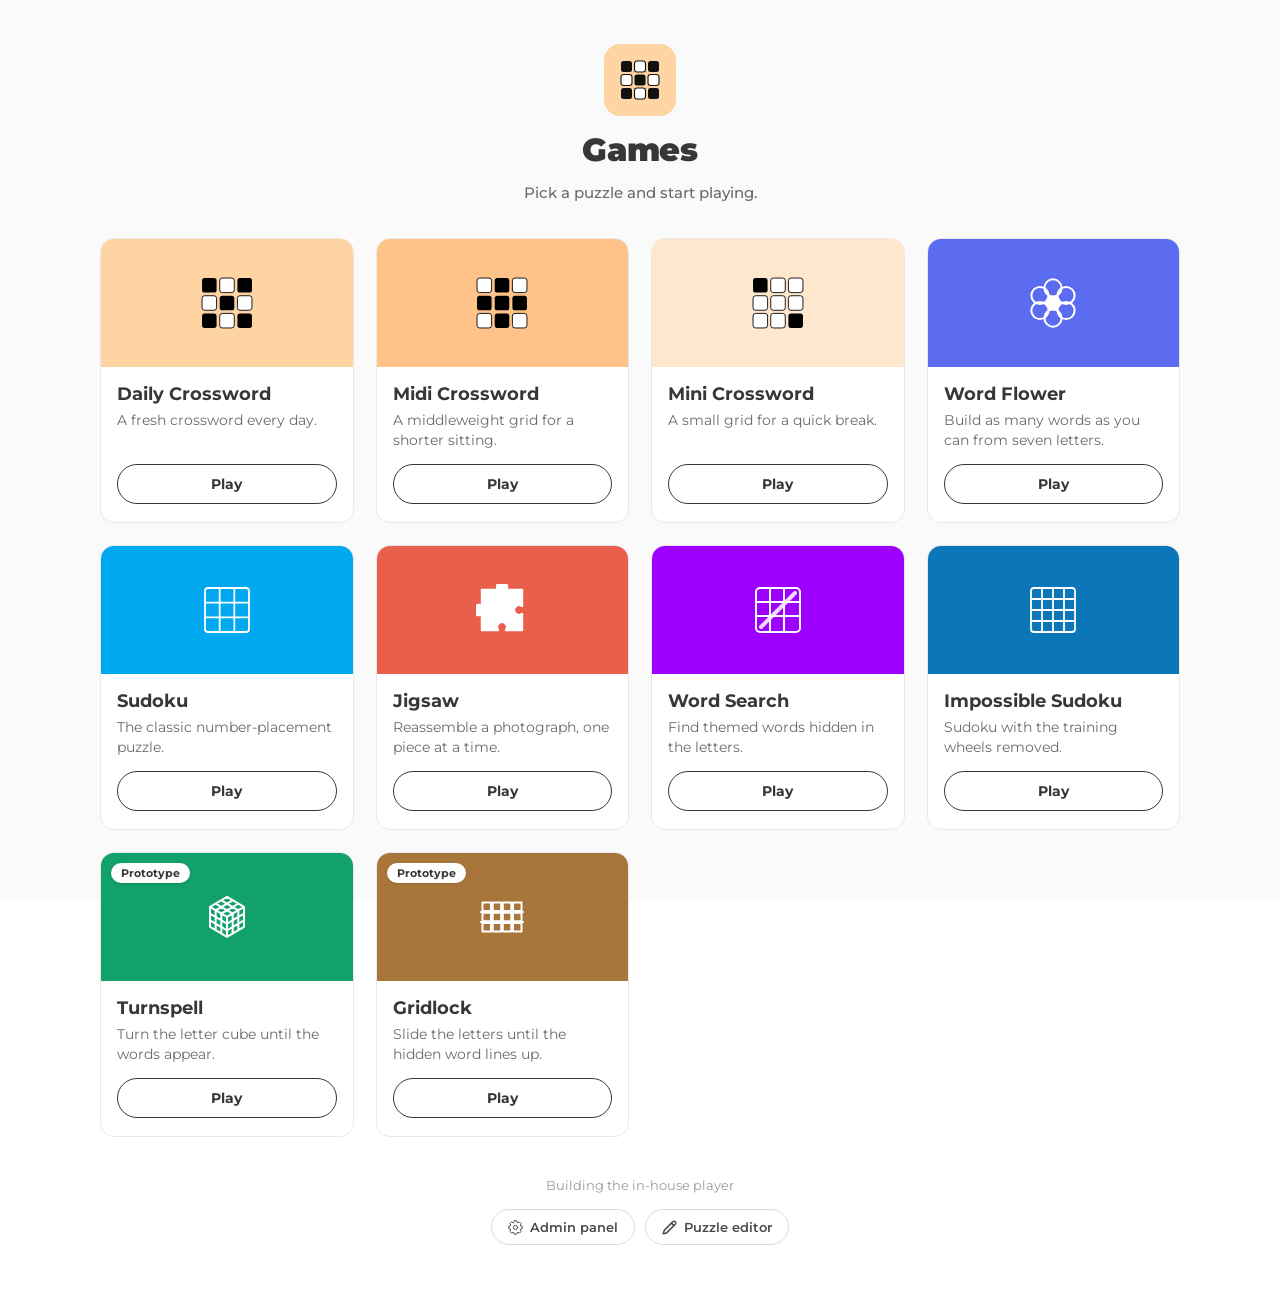
<file: index.html>
<!DOCTYPE html>
<html lang="en">
<head>
<meta charset="utf-8"/>
<meta name="viewport" content="width=device-width, initial-scale=1"/>
<title>Games</title>
<link rel="preconnect" href="https://fonts.googleapis.com">
<link rel="preconnect" href="https://fonts.gstatic.com" crossorigin>
<link href="https://fonts.googleapis.com/css2?family=Montserrat:wght@400;500;600;700;900&display=swap" rel="stylesheet">
<link rel="stylesheet" href="core.css">
<script src="games.js"></script>
<style>
  /* Game picker. A real page, not an embed — the iframe wrapper is play.html,
     which is what stands in for the host site around an actual game. */
  body{background:#fafafa}
  #app{max-width:1120px;height:auto;min-height:100%;background:transparent;overflow:visible;
       padding:0 20px 56px}

  .masthead{display:flex;flex-direction:column;align-items:center;gap:14px;padding:44px 0 36px;text-align:center}
  .logo{width:72px;height:72px;border-radius:16px;background:var(--band);display:flex;
        align-items:center;justify-content:center;flex:none}
  .masthead h1{margin:0;font-size:32px;font-weight:900;color:var(--ink);letter-spacing:-.01em}
  .masthead p{margin:0;font-size:15px;font-weight:500;color:#6b6b6b}

  .games{display:grid;grid-template-columns:repeat(auto-fill,minmax(238px,1fr));gap:22px}

  .card{display:flex;flex-direction:column;background:#fff;border:1px solid #e8e8e8;border-radius:14px;
        overflow:hidden;transition:transform .16s ease, box-shadow .16s ease}
  .card.live:hover{transform:translateY(-3px);box-shadow:0 10px 24px rgba(0,0,0,.09)}
  .thumb{height:128px;display:flex;align-items:center;justify-content:center;background:var(--band);position:relative;color:#111}
  .thumb svg{width:52px;height:52px;display:block}
  .card.soon .thumb{background:#efefef}
  .card.soon .thumb svg{opacity:.42}
  .tag{position:absolute;top:10px;left:10px;background:#fff;border-radius:20px;padding:3px 10px;
       font-size:11px;font-weight:700;color:var(--ink);box-shadow:0 1px 3px rgba(0,0,0,.12)}
  .body{display:flex;flex-direction:column;gap:6px;padding:16px 16px 18px;flex:1}
  .body h2{margin:0;font-size:18px;font-weight:700;color:var(--ink)}
  .body p{margin:0 0 8px;font-size:13.5px;font-weight:400;color:#6b6b6b;line-height:1.45;flex:1}
  .go{display:flex;align-items:center;justify-content:center;height:40px;border-radius:22px;
      font-size:14px;font-weight:700;text-decoration:none;border:1.5px solid var(--ink);
      color:var(--ink);background:#fff;transition:background .15s}
  .go:hover{background:var(--band)}
  .go.off{border-color:#dcdcdc;color:#a3a3a3;background:#fafafa;cursor:default}

  footer{margin-top:40px;text-align:center;font-size:13px;color:#9a9a9a}
  footer a{color:#6b6b6b}

  /* Internal tools are not games, so they get a quiet pill in the footer
     rather than a card — the grid above stays the thing a reader recognises
     as the product. Delete .tools to remove them from a public build. */
  .tools{display:flex;justify-content:center;gap:10px;margin-top:16px;flex-wrap:wrap}
  .tool{display:inline-flex;align-items:center;gap:7px;height:36px;padding:0 16px;border-radius:19px;
        border:1px solid #dcdcdc;background:#fff;color:#4a4a4a;font-size:13px;font-weight:600;
        text-decoration:none;transition:border-color .15s,color .15s,background .15s}
  .tool:hover{border-color:var(--ink);color:var(--ink);background:var(--band)}
  .tool svg{width:15px;height:15px;flex:none}

  @media(max-width:640px){
    #app{padding:0 14px 40px}
    .games{grid-template-columns:repeat(auto-fill,minmax(150px,1fr));gap:14px}
    .masthead{padding:32px 0 26px}
    .masthead h1{font-size:26px}
    .thumb{height:96px}
    .body{padding:13px 13px 15px}
    .body h2{font-size:15.5px}
    .body p{font-size:12.5px}
  }
</style>
</head>
<body>
<div id="app">
  <header class="masthead">
    <div class="logo">
      <svg width="40" height="40" viewBox="0 0 40 40" aria-hidden="true">
        <g fill="#111">
          <rect x="1"  y="1"  width="11" height="11" rx="2.5"/>
          <rect x="14.5" y="14.5" width="11" height="11" rx="2.5"/>
          <rect x="28" y="1"  width="11" height="11" rx="2.5"/>
          <rect x="1"  y="28" width="11" height="11" rx="2.5"/>
          <rect x="28" y="28" width="11" height="11" rx="2.5"/>
        </g>
        <g fill="#fff" stroke="#111" stroke-width="1.1">
          <rect x="14.5" y="1"  width="11" height="11" rx="2.5"/>
          <rect x="1"  y="14.5" width="11" height="11" rx="2.5"/>
          <rect x="28" y="14.5" width="11" height="11" rx="2.5"/>
          <rect x="14.5" y="28" width="11" height="11" rx="2.5"/>
        </g>
      </svg>
    </div>
    <h1>Games</h1>
    <p>Pick a puzzle and start playing.</p>
  </header>

  <main class="games" id="games"></main>

  <footer>
    Building the in-house player
    <div class="tools">
      <a class="tool" href="admin.html">
        <svg aria-hidden="true"><use href="icons.svg#i-settings"/></svg>Admin panel</a>
      <a class="tool" href="play.html?game=editor">
        <svg aria-hidden="true"><use href="icons.svg#i-pencil"/></svg>Puzzle editor</a>
    </div>
  </footer>
</div>

<script>
/* Cards are generated from games.js — the roster lives in one place, so adding
   a game never means editing this file. */
const host = document.getElementById('games');
Object.entries(window.GAMES).forEach(([gid, g]) => {
  if (g.hidden) return;
  const card = document.createElement('article');
  card.className = 'card ' + (g.live ? 'live' : 'soon');

  const thumb = document.createElement('div');
  thumb.className = 'thumb';
  /* a game may bring its own card colour; the roster stays the source of
     truth, so this file never learns any individual game's name */
  /* `tintInk` only matters for artwork drawn in currentColor (the sudoku
     marks). The crossword marks carry their own black and white so they stay
     legible on any card colour. */
  if (g.tint && g.live) { thumb.style.background = g.tint;
                          if (g.tintInk) thumb.style.color = g.tintInk; }
  thumb.innerHTML = g.art + (g.tag ? '<span class="tag">' + g.tag + '</span>' : '');

  const body = document.createElement('div');
  body.className = 'body';
  const h = document.createElement('h2'); h.textContent = g.label;
  const blurb = document.createElement('p'); blurb.textContent = g.blurb || '';
  body.appendChild(h); body.appendChild(blurb);

  if (g.live) {
    const a = document.createElement('a');
    a.className = 'go';
    a.href = 'play.html?game=' + encodeURIComponent(gid);
    a.textContent = 'Play';
    a.setAttribute('aria-label', 'Play ' + g.label);
    body.appendChild(a);
  } else {
    const s = document.createElement('span');
    s.className = 'go off'; s.textContent = 'Coming soon';
    s.setAttribute('aria-disabled', 'true');
    body.appendChild(s);
  }
  card.appendChild(thumb); card.appendChild(body);
  host.appendChild(card);
});
</script>
</body>
</html>
</file>
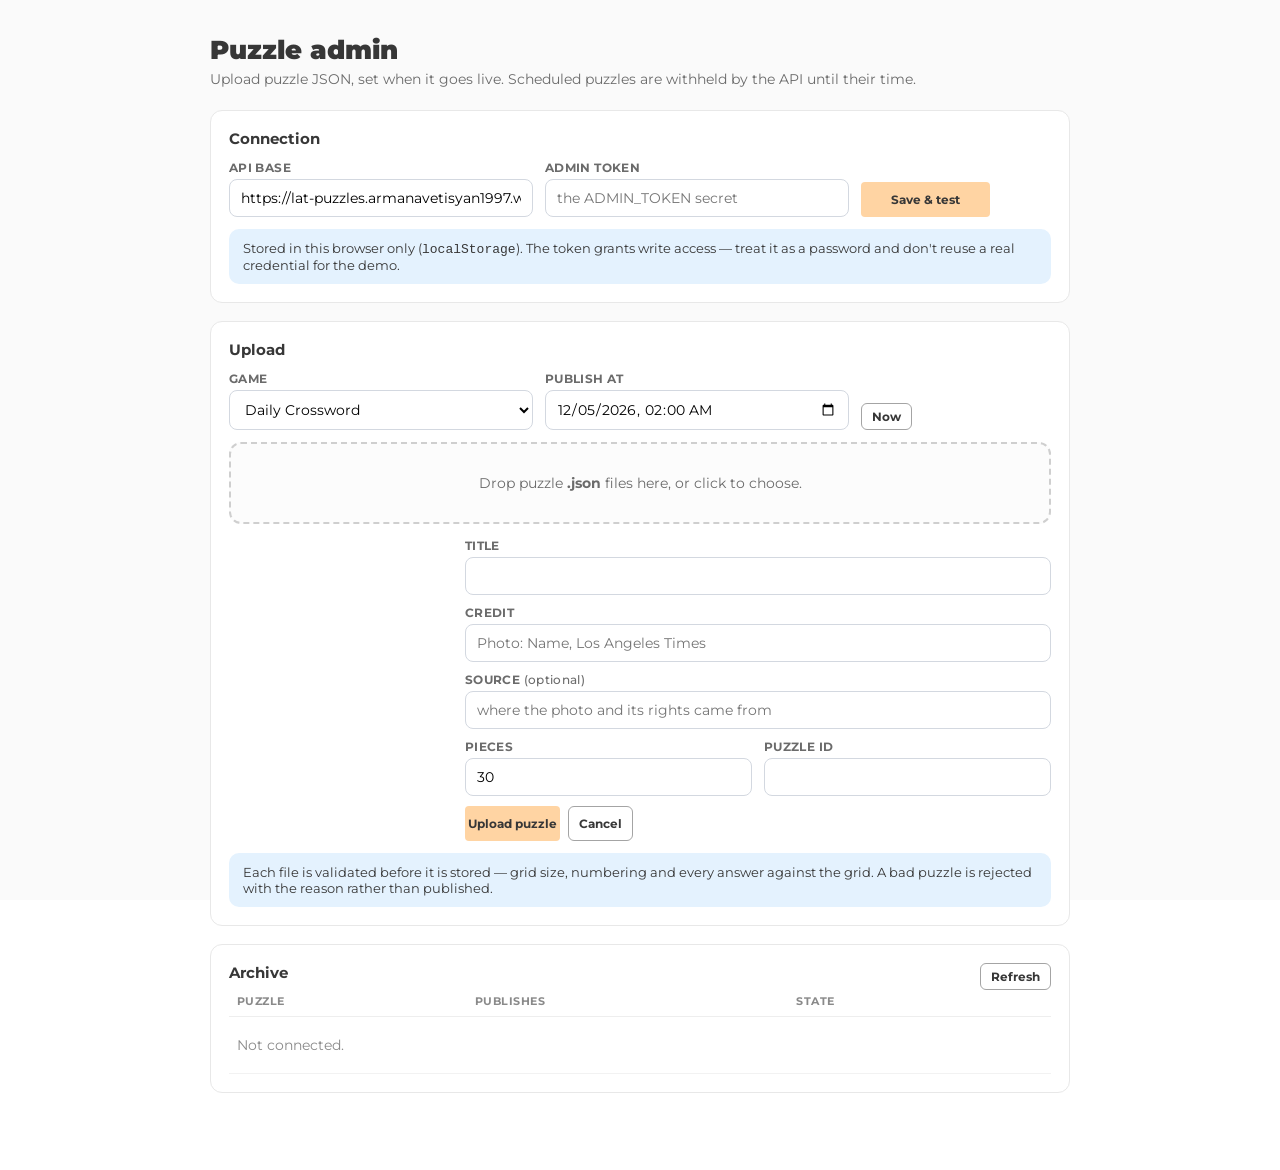
<file: admin.html>
<!DOCTYPE html>
<html lang="en">
<head>
<meta charset="utf-8"/>
<meta name="viewport" content="width=device-width, initial-scale=1"/>
<meta name="robots" content="noindex"/>
<title>Puzzle admin</title>
<link rel="preconnect" href="https://fonts.googleapis.com">
<link rel="preconnect" href="https://fonts.gstatic.com" crossorigin>
<link href="https://fonts.googleapis.com/css2?family=Montserrat:wght@400;500;600;700;900&display=swap" rel="stylesheet">
<link rel="stylesheet" href="core.css">
<script src="games.js"></script>
<style>
  /* Upload and schedule puzzles. Static, so it can sit on GitHub Pages next to
     the game and talk to the worker cross-origin. */
  body{background:#fafafa}
  #app{max-width:900px;height:auto;min-height:100%;background:transparent;overflow:visible;padding:0 20px 60px}
  h1{font-size:26px;font-weight:900;margin:34px 0 4px}
  .sub{color:#6b6b6b;font-size:14px;margin:0 0 22px}
  .panel{background:#fff;border:1px solid #e8e8e8;border-radius:12px;padding:18px;margin-bottom:18px}
  .panel h2{margin:0 0 12px;font-size:15px;font-weight:700}
  label.f{display:block;font-size:12px;font-weight:700;color:#6b6b6b;margin:0 0 4px;text-transform:uppercase;letter-spacing:.03em}
  input[type=text],input[type=password],input[type=datetime-local],select{
    width:100%;border:1px solid #d3d8e0;border-radius:8px;padding:9px 11px;font-size:14px;
    font-family:var(--font);background:#fff}
  .row{display:flex;gap:12px;flex-wrap:wrap}
  .row > div{flex:1;min-width:190px}
  .drop{border:2px dashed #cfcfcf;border-radius:12px;padding:30px;text-align:center;color:#6b6b6b;
        font-size:14px;cursor:pointer;background:#fcfcfc}
  .drop.over{border-color:var(--ok);background:var(--ok-bg);color:var(--ok-ink)}
  table{width:100%;border-collapse:collapse;font-size:13.5px}
  th{text-align:left;font-size:11px;text-transform:uppercase;letter-spacing:.04em;color:#8a8a8a;
     padding:0 8px 8px;border-bottom:1px solid #eee}
  td{padding:10px 8px;border-bottom:1px solid #f2f2f2;vertical-align:middle}
  tr.sched td{background:#fffaf2}
  .pill2{font-size:11.5px;font-weight:700;padding:3px 9px;border-radius:20px;white-space:nowrap}
  .pill2.live{background:var(--ok-bg);color:var(--ok-ink)}
  .pill2.wait{background:var(--band);color:var(--ink)}
  .pill2.draft{background:#eee;color:#777}
  td input[type=datetime-local]{padding:5px 7px;font-size:12.5px;width:200px}
  .mini-btn{border:1px solid var(--panel-line);background:#fff;border-radius:6px;padding:5px 10px;
            font-size:12px;font-weight:700;font-family:var(--font);cursor:pointer;color:var(--ink)}
  .mini-btn.danger{border-color:#e6b6b2;color:#b3372e}
  .log{font-family:ui-monospace,Menlo,Consolas,monospace;font-size:12px;background:#12161c;color:#d7dde5;
       border-radius:8px;padding:12px;max-height:190px;overflow:auto;white-space:pre-wrap;margin-top:12px}
  .log .bad{color:#ff9b93}
  .log .good{color:#8fe3b0}
  .note{background:var(--note-bg);border-radius:10px;padding:11px 14px;font-size:13px;margin-top:12px}
  input[type=number]{width:100%;border:1px solid #d3d8e0;border-radius:8px;padding:9px 11px;font-size:14px;
    font-family:var(--font);background:#fff}
  .photo{display:flex;gap:16px;align-items:flex-start;margin-top:14px;flex-wrap:wrap}
  .photo img{width:220px;max-width:100%;border-radius:8px;display:block;background:#eee}
  .photo .fields{flex:1;min-width:240px;display:grid;gap:10px}
  .photo .meta{font-size:12px;color:#8a8a8a;margin-top:6px}
</style>
</head>
<body>
<div id="app">
  <h1>Puzzle admin</h1>
  <p class="sub">Upload puzzle JSON, set when it goes live. Scheduled puzzles are withheld by the API until their time.</p>

  <div class="panel">
    <h2>Connection</h2>
    <div class="row">
      <div>
        <label class="f" for="api">API base</label>
        <input type="text" id="api" placeholder="https://your-worker.workers.dev" autocomplete="off"/>
      </div>
      <div>
        <label class="f" for="token">Admin token</label>
        <input type="password" id="token" placeholder="the ADMIN_TOKEN secret" autocomplete="off"/>
      </div>
      <div style="flex:0 0 auto;display:flex;align-items:flex-end;gap:8px">
        <button class="btn pri wide" type="button" id="save">Save &amp; test</button>
      </div>
    </div>
    <div class="note">Stored in this browser only (<code>localStorage</code>). The token grants write access —
      treat it as a password and don't reuse a real credential for the demo.</div>
  </div>

  <div class="panel">
    <h2>Upload</h2>
    <div class="row" style="margin-bottom:12px">
      <div>
        <label class="f" for="game">Game</label>
        <select id="game"></select>
      </div>
      <div>
        <label class="f" for="when">Publish at</label>
        <input type="datetime-local" id="when"/>
      </div>
      <div style="flex:0 0 auto;display:flex;align-items:flex-end">
        <button class="mini-btn" type="button" id="nowBtn">Now</button>
      </div>
    </div>
    <div class="drop" id="drop"><span id="dropText">Drop puzzle <b>.json</b> files here, or click to choose.</span>
      <input type="file" id="file" accept=".json,application/json" multiple hidden/></div>
    <!-- Jigsaw only: a photo is the puzzle, so it comes with a few words about it -->
    <div class="photo" id="photo" hidden>
      <div><img id="photoImg" alt=""/><div class="meta" id="photoMeta"></div></div>
      <div class="fields">
        <div><label class="f" for="pTitle">Title</label><input type="text" id="pTitle"/></div>
        <div><label class="f" for="pCredit">Credit</label>
          <input type="text" id="pCredit" placeholder="Photo: Name, Los Angeles Times"/></div>
        <div><label class="f" for="pSource">Source <span style="text-transform:none;font-weight:500">(optional)</span></label>
          <input type="text" id="pSource" placeholder="where the photo and its rights came from"/></div>
        <div class="row">
          <div style="min-width:120px"><label class="f" for="pPieces">Pieces</label>
            <input type="number" id="pPieces" min="6" max="200" step="1" value="30"/></div>
          <div><label class="f" for="pId">Puzzle id</label><input type="text" id="pId"/></div>
        </div>
        <div style="display:flex;gap:8px">
          <button class="btn pri" type="button" id="pSend">Upload puzzle</button>
          <button class="mini-btn" type="button" id="pCancel">Cancel</button>
        </div>
      </div>
    </div>
    <div class="note" id="dropNote">Each file is validated before it is stored — grid size, numbering and every answer
      against the grid. A bad puzzle is rejected with the reason rather than published.</div>
    <div class="log" id="log" hidden></div>
  </div>

  <div class="panel">
    <h2>Archive <button class="mini-btn" type="button" id="refresh" style="float:right">Refresh</button></h2>
    <table>
      <thead><tr><th>Puzzle</th><th>Publishes</th><th>State</th><th></th></tr></thead>
      <tbody id="rows"><tr><td colspan="4" style="color:#8a8a8a;padding:20px 8px">Not connected.</td></tr></tbody>
    </table>
  </div>
</div>

<script>
const $ = s => document.querySelector(s);
const LS = { api:'lat:games:apiBase', tok:'lat:games:adminToken' };
const state = { api:'', token:'', game:'crossword' };

/* Game picker comes from the shared roster, minus the games this page cannot
   act on: a `generated` game (sudoku) derives its puzzles from the date and
   never reads the backend, so an upload against it would be accepted and then
   never appear anywhere. Offering it is offering a no-op. */
(function fillGames(){
  const sel = $('#game');
  Object.entries(window.GAMES).forEach(([id,g]) => {
    /* The list is games an editor can upload to. A purely generated game
       (sudoku, Turnspell, Gridlock) has nothing to upload. A HYBRID one —
       Word Search — generates only as a fallback for dates nobody authored
       and still takes authored puzzles, so the presence of `generated` is no
       longer reason enough on its own to leave a game out. */
    if (g.hidden) return;
    if (g.generated && !g.generated.fallback) return;
    const o = document.createElement('option');
    o.value = id; o.textContent = g.label; sel.appendChild(o);
  });
  sel.value = 'crossword';
  sel.addEventListener('change', () => { state.game = sel.value; dropFor(); list(); });
})();

/* Jigsaw's puzzle is a photo, so for Jigsaw the drop zone takes photos too:
   the page scales one down, the Worker stores it, and the puzzle JSON is
   written here around the address it is stored at. JSON still works, for a
   puzzle whose photo is hosted elsewhere. */
const PHOTO_GAME = 'jigsaw';
const NOTE_JSON = $('#dropNote').innerHTML;
function dropFor(){
  const photos = state.game === PHOTO_GAME;
  $('#file').accept = photos ? '.json,application/json,.jpg,.jpeg,.png,.webp,image/jpeg,image/png,image/webp'
                             : '.json,application/json';
  $('#dropText').innerHTML = photos
    ? 'Drop a <b>photo</b> (.jpg, .png, .webp) or puzzle <b>.json</b> here, or click to choose.'
    : 'Drop puzzle <b>.json</b> files here, or click to choose.';
  $('#dropNote').innerHTML = photos
    ? 'A photo is scaled to at most 1600px across and saved as a JPEG before it is sent. ' +
      'It stays private until its puzzle is published. Every photo needs a credit: only upload ' +
      'photos the paper has the right to publish.'
    : NOTE_JSON;
  if (!photos) closePhoto();
}

function log(msg, cls){
  const el = $('#log'); el.hidden = false;
  const line = document.createElement('div');
  if (cls) line.className = cls;
  line.textContent = msg;
  el.appendChild(line); el.scrollTop = el.scrollHeight;
}

/* A datetime-local input carries no timezone: whatever it holds is read back
   as local time. toISOString() is UTC, so writing one straight into the other
   shifts the value by the offset — and since the archive row re-reads the
   field as local on change, an untranslated value would shift again on every
   edit. The offset is taken from the instant itself so DST is handled. */
function toLocalInput(t){
  const d = new Date(t);
  return new Date(d.getTime() - d.getTimezoneOffset()*60000).toISOString().slice(0,16);
}

function load(){
  state.api = (localStorage.getItem(LS.api) || (window.GAMES.crossword && window.GAMES.crossword.api) || '').replace(/\/+$/,'');
  state.token = localStorage.getItem(LS.tok) || '';
  $('#api').value = state.api; $('#token').value = state.token;
  $('#when').value = toLocalInput(Date.now());
}
$('#nowBtn').onclick = () => { $('#when').value = toLocalInput(Date.now()); };

/* Every per-entry admin route resolves the id against ONE game's index, so
   the game has to be on the URL. Building it in one place stops PATCH and
   DELETE drifting apart from each other. */
const entryPath = id => '/api/admin/' + encodeURIComponent(id) + '?game=' + encodeURIComponent(state.game);

async function api(path, opts){
  if (!state.api) throw new Error('set the API base first');
  const r = await fetch(state.api + path, Object.assign({
    headers: Object.assign({ 'content-type':'application/json' },
      state.token ? { 'x-admin-token': state.token } : {})
  }, opts || {}));
  const body = await r.json().catch(() => ({}));
  if (!r.ok) throw Object.assign(new Error(body.error || r.status), { body });
  return body;
}

$('#save').onclick = async () => {
  state.api = $('#api').value.trim().replace(/\/+$/,'');
  state.token = $('#token').value.trim();
  localStorage.setItem(LS.api, state.api);
  localStorage.setItem(LS.tok, state.token);
  try {
    const h = await api('/api/health?game=' + encodeURIComponent(state.game));
    log(`connected — ${h.live} live, ${h.scheduled} scheduled`, 'good');
    list();
  } catch (e) { log('connection failed: ' + e.message, 'bad'); }
};

/* ---------- upload ---------- */
const drop = $('#drop'), file = $('#file');
drop.onclick = () => file.click();
drop.ondragover = e => { e.preventDefault(); drop.classList.add('over'); };
drop.ondragleave = () => drop.classList.remove('over');
drop.ondrop = e => { e.preventDefault(); drop.classList.remove('over'); send([...e.dataTransfer.files]); };
file.onchange = () => { send([...file.files]); file.value = ''; };

const isPhoto = f => /\.(jpe?g|png|webp)$/i.test(f.name) || /^image\/(jpeg|png|webp)$/.test(f.type);

async function send(files){
  const whenLocal = $('#when').value;
  const publishAt = whenLocal ? new Date(whenLocal).toISOString() : new Date().toISOString();
  /* a photo needs its form filled in, so photos are taken one at a time */
  const photo = state.game === PHOTO_GAME && files.find(isPhoto);
  if (photo) {
    if (files.length > 1) log('photos go up one at a time — showing ' + photo.name, 'bad');
    openPhoto(photo);
    return;
  }
  for (const f of files) {
    if (!/\.json$/i.test(f.name)) { log(`skipped ${f.name} — not .json`, 'bad'); continue; }
    let puzzle;
    try { puzzle = JSON.parse(await f.text()); }
    catch (e) { log(`${f.name}: not valid JSON`, 'bad'); continue; }
    const id = f.name.replace(/\.json$/i,'').toLowerCase().replace(/[^a-z0-9]+/g,'-').replace(/^-|-$/g,'');
    try {
      const res = await api('/api/admin/upload', {
        method:'POST',
        body: JSON.stringify({ game: state.game, id, publishAt, puzzle })
      });
      log(`${res.replaced ? 'replaced' : 'uploaded'} ${res.entry.id} — ${res.entry.live ? 'live now' : 'scheduled for ' + publishAt}`, 'good');
    } catch (e) {
      log(`${f.name}: ${e.message}`, 'bad');
      (e.body && e.body.problems || []).slice(0,5).forEach(p => log('   ' + p, 'bad'));
    }
  }
  list();
}

/* ---------- a Jigsaw photo ---------- */
const MAX_SIDE = 1600, QUALITY = 0.86;
const photo = { blob:null, url:'' };

/* A phone photo can be 4000px and 8 MB; the player never shows it larger
   than a screen, so it is redrawn at most 1600px on its long side. Drawing
   it also bakes in the camera's rotation and drops its location data. */
async function shrink(file){
  const bmp = await createImageBitmap(file, { imageOrientation:'from-image' });
  const k = Math.min(1, MAX_SIDE / Math.max(bmp.width, bmp.height));
  const c = document.createElement('canvas');
  c.width = Math.round(bmp.width * k); c.height = Math.round(bmp.height * k);
  const g = c.getContext('2d');
  g.fillStyle = '#fff'; g.fillRect(0, 0, c.width, c.height);   // a PNG's transparency, flattened
  g.drawImage(bmp, 0, 0, c.width, c.height);
  bmp.close && bmp.close();
  const blob = await new Promise(res => c.toBlob(res, 'image/jpeg', QUALITY));
  return { blob, w:c.width, h:c.height };
}

function slugify(s){ return String(s).toLowerCase().replace(/[^a-z0-9]+/g,'-').replace(/^-|-$/g,''); }

async function openPhoto(f){
  let out;
  try { out = await shrink(f); }
  catch (e) { log(`${f.name}: could not read this photo`, 'bad'); return; }
  closePhoto();
  photo.blob = out.blob; photo.url = URL.createObjectURL(out.blob);
  $('#photoImg').src = photo.url;
  $('#photoMeta').textContent = `${out.w} × ${out.h} · ${Math.round(out.blob.size / 1024)} KB`;
  /* a name like "griffith_observatory-2.jpg" becomes "Griffith observatory 2" */
  const name = f.name.replace(/\.[^.]+$/,'').replace(/[_-]+/g,' ').trim();
  $('#pTitle').value = name.charAt(0).toUpperCase() + name.slice(1);
  $('#pCredit').value = localStorage.getItem('lat:games:lastCredit') || '';
  $('#pSource').value = '';
  $('#pPieces').value = 30;
  /* one Jigsaw a day: the id is the publish date, as in the shipped puzzles */
  const d = $('#when').value ? new Date($('#when').value) : new Date();
  $('#pId').value = 'jigsaw-' + toLocalInput(d).slice(0,10);
  $('#photo').hidden = false;
  $('#pTitle').focus();
}

function closePhoto(){
  if (photo.url) URL.revokeObjectURL(photo.url);
  photo.blob = null; photo.url = '';
  $('#photo').hidden = true;
}
$('#pCancel').onclick = closePhoto;

$('#pSend').onclick = async () => {
  const title = $('#pTitle').value.trim(), credit = $('#pCredit').value.trim();
  const source = $('#pSource').value.trim(), pieces = Number($('#pPieces').value);
  const id = slugify($('#pId').value);
  if (!title) { log('the photo needs a title', 'bad'); $('#pTitle').focus(); return; }
  if (!credit) { log('the photo needs a credit', 'bad'); $('#pCredit').focus(); return; }
  if (!Number.isInteger(pieces) || pieces < 6 || pieces > 200) { log('pieces must be a whole number from 6 to 200', 'bad'); return; }
  if (!id) { log('the puzzle needs an id', 'bad'); return; }
  if (!state.api) { log('set the API base first', 'bad'); return; }
  const whenLocal = $('#when').value;
  const publishAt = whenLocal ? new Date(whenLocal).toISOString() : new Date().toISOString();
  const btn = $('#pSend'); btn.disabled = true;
  try {
    const r = await fetch(state.api + '/api/admin/image/' + encodeURIComponent(id) + '?game=' + PHOTO_GAME, {
      method:'PUT', body: photo.blob,
      headers: Object.assign({ 'content-type':'image/jpeg' }, state.token ? { 'x-admin-token': state.token } : {})
    });
    const up = await r.json().catch(() => ({}));
    if (!r.ok) throw new Error(up.error || r.status);
    log(`photo stored — ${Math.round(up.bytes / 1024)} KB`, 'good');
    /* the version on the end makes a replaced photo a new address, so
       nobody is shown yesterday's copy from their cache */
    const dated = id.match(/\d{4}-\d{2}-\d{2}/);
    const puzzle = { title, date: dated ? dated[0] : toLocalInput(publishAt).slice(0,10),
                     image: up.url + '&v=' + Date.now().toString(36), credit,
                     pieces, author:'', editor:'' };
    if (source) puzzle.source = source;
    const res = await api('/api/admin/upload', {
      method:'POST', body: JSON.stringify({ game: PHOTO_GAME, id, publishAt, puzzle })
    });
    localStorage.setItem('lat:games:lastCredit', credit);
    log(`${res.replaced ? 'replaced' : 'uploaded'} ${res.entry.id} — ${res.entry.live ? 'live now' : 'scheduled for ' + publishAt}`, 'good');
    closePhoto(); list();
  } catch (e) {
    log(`${id}: ${e.message}`, 'bad');
    (e.body && e.body.problems || []).slice(0,5).forEach(p => log('   ' + p, 'bad'));
  } finally { btn.disabled = false; }
};

/* ---------- archive table ---------- */
$('#refresh').onclick = () => list();

async function list(){
  const tb = $('#rows');
  try {
    const data = await api('/api/admin/list?game=' + encodeURIComponent(state.game));
    tb.innerHTML = '';
    if (!data.index.length) {
      tb.innerHTML = '<tr><td colspan="4" style="color:#8a8a8a;padding:20px 8px">Nothing uploaded yet.</td></tr>';
      return;
    }
    data.index.slice().reverse().forEach(e => {
      const tr = document.createElement('tr');
      if (!e.live) tr.className = 'sched';

      const td1 = document.createElement('td');
      td1.innerHTML = '<b></b><div style="color:#8a8a8a;font-size:12px"></div>';
      td1.querySelector('b').textContent = e.title || e.id;
      td1.querySelector('div').textContent = `${e.id} · ${e.size || ''}`;

      const td2 = document.createElement('td');
      const when = document.createElement('input');
      when.type = 'datetime-local';
      when.value = e.publishAt ? toLocalInput(e.publishAt) : '';
      when.onchange = async () => {
        try {
          await api(entryPath(e.id), {
            method:'PATCH', body: JSON.stringify({ publishAt: new Date(when.value).toISOString() })
          });
          log(`${e.id} rescheduled`, 'good'); list();
        } catch (err) { log(`${e.id}: ${err.message}`, 'bad'); }
      };
      td2.appendChild(when);

      const td3 = document.createElement('td');
      const pill = document.createElement('span');
      pill.className = 'pill2 ' + (e.status === 'draft' ? 'draft' : e.live ? 'live' : 'wait');
      pill.textContent = e.status === 'draft' ? 'Draft' : e.live ? 'Live' : 'Scheduled';
      td3.appendChild(pill);

      const td4 = document.createElement('td');
      td4.style.textAlign = 'right';
      const del = document.createElement('button');
      del.className = 'mini-btn danger'; del.type = 'button'; del.textContent = 'Delete';
      del.onclick = async () => {
        if (!confirm(`Delete ${e.id}?`)) return;
        try { await api(entryPath(e.id), { method:'DELETE' });
              log(`deleted ${e.id}`, 'good'); list(); }
        catch (err) { log(`${e.id}: ${err.message}`, 'bad'); }
      };
      td4.appendChild(del);

      tr.append(td1, td2, td3, td4);
      tb.appendChild(tr);
    });
  } catch (e) {
    tb.innerHTML = '<tr><td colspan="4" style="color:#b3372e;padding:20px 8px"></td></tr>';
    tb.querySelector('td').textContent = e.message;
  }
}

load();
if (state.api && state.token) list();
</script>
</body>
</html>
</file>
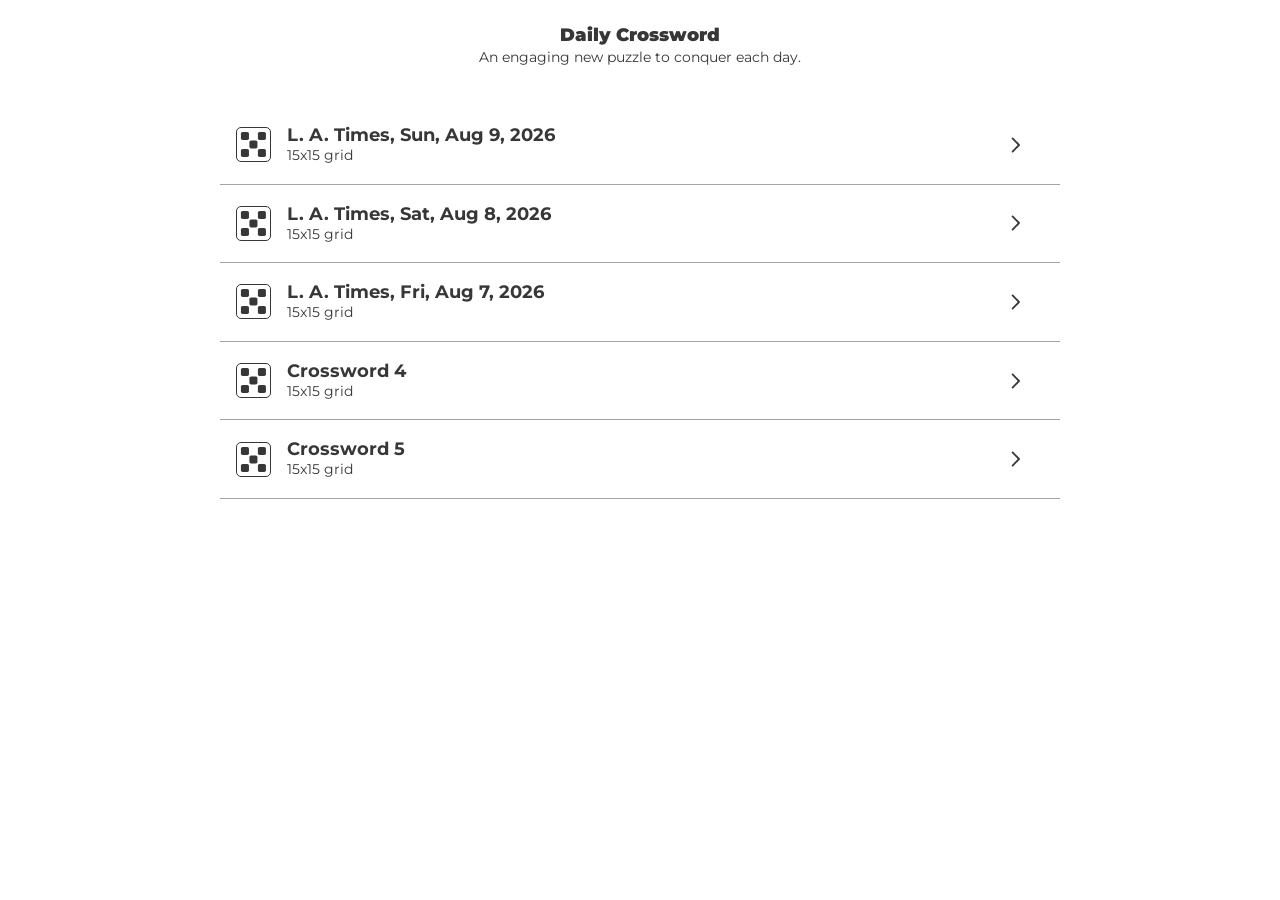
<file: archive.html>
<!DOCTYPE html>
<html lang="en">
<head>
<meta charset="utf-8"/>
<meta name="viewport" content="width=device-width, initial-scale=1"/>
<title>Daily Crossword</title>
<link rel="preconnect" href="https://fonts.googleapis.com">
<link rel="preconnect" href="https://fonts.gstatic.com" crossorigin>
<link href="https://fonts.googleapis.com/css2?family=Montserrat:wght@400;500;600;700;900&display=swap" rel="stylesheet">
<link rel="stylesheet" href="core.css">
<script src="games.js"></script>
<!-- sudoku's grid shape is per difficulty (Mini is 6x6), and the engine is
     where that is defined; harmless for games that never consult it -->
<script src="sudoku-engine.js"></script>
<style>
  /* Archive — Figma 273:48472 (standalone screen) */
  *{box-sizing:border-box}
  html,body{margin:0;padding:0;height:100%;background:#fff;font-family:var(--font);color:var(--ink)}
  /* core.css clips #app so a game board cannot spill; an archive is a list
     and has to be able to run past the fold, so it scrolls instead. */
  html,body{overflow-y:auto}
  #app{width:100%;max-width:880px;margin:0 auto;min-height:100%;background:#fff;overflow:visible;
       display:flex;flex-direction:column;gap:40px;padding:24px 20px 40px}
  .ahead{display:flex;flex-direction:column;gap:2px;width:100%}
  .ahead h1{margin:0;font-weight:900;font-size:18px;color:var(--ink);text-align:center;line-height:normal}
  .ahead p{margin:0;font-weight:400;font-size:14px;color:var(--ink);text-align:center;line-height:normal}
  .alist{display:flex;flex-direction:column;width:100%}
  .aitem{display:flex;flex-direction:column;width:100%}
  .aitem .row{display:flex;gap:16px;align-items:center;padding:18px 32px 18px 16px;width:100%;
              background:none;border:none;font-family:var(--font);text-align:left;cursor:pointer;color:var(--ink)}
  .aitem .row:hover{background:#faf1e8}
  .aitem .divider{height:1px;background:var(--panel-line);width:100%}
  /* 35px mini grid glyph — Figma 273:48480 */
  .mini{width:35px;height:35px;flex:none;border:1px solid var(--ink);border-radius:5px;
        display:flex;align-items:center;justify-content:center;color:var(--ink);padding:3px}
  .mini svg{width:100%;height:100%;display:block}
  .mini.photo{border:none;overflow:hidden;background:#e8e8e8}
  .mini.photo img{width:100%;height:100%;object-fit:cover;display:block}
  .det{flex:1 0 0;min-width:0;display:flex;flex-direction:column;color:var(--ink)}
  .det .t{font-weight:700;font-size:18px;line-height:normal}
  .det .b{font-weight:400;font-size:14px;line-height:1.4}
  .chev{width:24px;height:24px;flex:none;display:flex;align-items:center;justify-content:center;color:var(--ink)}
  /* progress indicator — ring + pill, read from local play state */
  .status{display:flex;align-items:center;gap:10px;flex:none}
  .ring{flex:none;display:block}
  .ring .track{stroke:#d9d9d9}
  .ring .fill{stroke:var(--ink);transition:stroke-dashoffset .3s}
  .status.completed .ring .track{stroke:var(--ok)}
  .status.completed .ring .fill{stroke:var(--ok)}
  .status.completed .tick{stroke:var(--ok)}
  .pill2{font-size:13px;font-weight:600;padding:4px 12px;border-radius:20px;white-space:nowrap;
         line-height:1.3}
  .status.completed .pill2{background:var(--ok-bg);color:var(--ok-ink)}
  .status.started   .pill2{background:var(--band);color:var(--ink)}
  /* "29% Answered" is amber on pale yellow, with the ring to match */
  .status.answered  .pill2{background:#fffcc7;color:#e9ab00;border:1px solid #e9ab00}
  .status.answered .ring .fill{stroke:#e9ab00}
  .status.answered .ring .track{stroke:#f0e3a8}
  .aitem .row.done{background:#f6f6f6}
  .aitem .row.done:hover{background:#f0ede9}
  .empty{padding:40px 16px;text-align:center;font-size:14px;color:#8a8a8a}
  @media(max-width:720px){
    #app{gap:28px;padding:20px 12px 32px}
    .aitem .row{padding:16px 12px 16px 8px;gap:12px}
    .det .t{font-size:16px}
    .pill2{display:none}          /* ring alone carries the state on narrow screens */
    /* except the percentage, which is the whole point of the label. The frame
       puts it under the byline rather than beside the title, which keeps the
       date on two lines instead of squeezing it onto three. */
    .status.answered .pill2{display:inline-block}
    .row.haspct{flex-wrap:wrap}
    .row.haspct .chev{order:3}
    .row.haspct .status{order:4;flex-basis:100%;margin:6px 0 0 45px;gap:8px}
    .status{gap:0}
  }
</style>
</head>
<body>
<div id="app">
  <div class="ahead">
    <h1 id="aTitle">Daily Crossword</h1>
    <p id="aSub">An engaging new puzzle to conquer each day.</p>
  </div>
  <div class="alist" id="aList"><div class="empty">Loading&hellip;</div></div>
</div>

<script src="core.js"></script>
<script>
(async function(){
  const b64dec=XW.b64dec;
  const listEl=document.getElementById('aList');
  const {id:GID, game:G}=resolveGame(new URLSearchParams(location.search).get('game'));
  const LVL0=new URLSearchParams(location.search).get('d')||'';
  const cap=s=>s?s.charAt(0).toUpperCase()+s.slice(1):'';
  /* a fixed-level game already says what it is in its own name */
  const showLvl=(G.generated&&G.generated.byDifficulty)?LVL0:'';
  /* a game still being tried out says so wherever it is named */
  const tagSuffix=G.tag?' · '+G.tag:'';
  document.getElementById('aTitle').textContent=G.label+(showLvl?' · '+cap(showLvl):'')+tagSuffix;
  document.getElementById('aSub').textContent=G.archiveBlurb||G.blurb||'';
  document.title=G.label+(showLvl?' · '+cap(showLvl):'');
  XW.gameId=GID;

  /* A generated game (sudoku) has no index to fetch: the date IS the puzzle,
     so the list is simply the last N days up to today. Today is the newest
     entry that can exist, which is why tomorrow can never be listed. */
  let man=null;
  const LEVEL=new URLSearchParams(location.search).get('d')||'';
  if(G.generated){
    /* Each difficulty is its own archive: the level is part of every id, so
       progress on Easy and Expert for one date never share a saved solve. */
    /* a fixed level wins over ?d=; only a by-difficulty game reads the URL */
    const lvl=G.generated.level||(G.generated.byDifficulty?(LEVEL||'medium'):'');
    const idp=G.generated.idPrefix||GID;
    /* The shape belongs to the difficulty, not the game: Mini is a 6x6 while
       every other level is 9x9. Ask the engine rather than repeating the
       numbers in the roster, where the two copies would drift apart. */
    let gsize=G.generated.size||'', gcells=G.generated.cells||0;
    const shape=window.SUDOKU&&window.SUDOKU.DIFFICULTY&&window.SUDOKU.DIFFICULTY[lvl];
    if(shape&&shape.bw&&shape.bh){
      const n=shape.bw*shape.bh; gsize=n+'x'+n; gcells=n*n;
    }
    const days=G.generated.days||30, out=[];
    const d=new Date();
    for(let k=0;k<days;k++){
      const t=new Date(d.getFullYear(),d.getMonth(),d.getDate()-k);
      const iso=t.getFullYear()+'-'+String(t.getMonth()+1).padStart(2,'0')+'-'+String(t.getDate()).padStart(2,'0');
      out.push({id:idp+(lvl?'-'+lvl:'')+'-'+iso, title:G.label, date:iso,
                size:gsize, cells:gcells, status:'published'});
    }
    man={schema:2, source:'generated', index:out};

    /* HYBRID (Word Search): authored puzzles are the editorial path, and a
       date nobody authored falls back to the generated one — so the archive
       never has a hole in it. The authored index wins per DATE, which is the
       only key the two sources share: a generated row is keyed
       <game>-<date>, an authored one carries whatever id the editor gave it. */
    if(G.generated.fallback){
      const base=window.apiBase?window.apiBase(G):'';
      const tryIndex=async u=>{
        try{
          const m=await (await fetch(u,{cache:'no-store'})).json();
          return Array.isArray(m.index)?m:null;
        }catch(e){ return null; }
      };
      /* Both sources are read and merged, not the first one that answers: a
         backend with nothing uploaded for this game returns an index that is
         a valid empty array, which would otherwise silently suppress the
         static manifest and hide every hand-authored puzzle. */
      const byDate={};
      const collect=m=>{ if(!m)return;
        m.index.forEach(r=>{ if(r.status!=='draft'&&r.date) byDate[r.date]=r; }); };
      if(G.manifest) collect(await tryIndex(G.manifest));
      if(base) collect(await tryIndex(base+'/api/index?game='+encodeURIComponent(GID)));
      if(Object.keys(byDate).length){
        man={schema:2, source:'hybrid',
             index:out.map(g=>byDate[g.date]?Object.assign({},g,byDate[g.date]):g)};
      }
    }
  }
  const API=(!man&&window.apiBase)?window.apiBase(G):'';
  if(API){
    try{ man=await (await fetch(API+'/api/index?game='+encodeURIComponent(GID),{cache:'no-store'})).json(); }
    catch(e){ console.warn('[archive] backend unavailable, using static files:',e&&e.message); }
    /* An empty backend index, for a game that ships a static one, is read the
       way the player reads it (core.js loadPuzzle): nothing uploaded yet, so
       the static puzzles stand in. Without this the player opened a puzzle
       that the archive said did not exist. */
    if(man&&!(Array.isArray(man.index)&&man.index.length)&&G.manifest) man=null;
  }
  if(!man){
    /* this game's own static index or none — falling back to puzzles.json would
       list the Daily Crossword's back catalogue under a Mini's heading */
    if(!G.manifest){
      listEl.innerHTML='<div class="empty">Puzzles for this game are served from the backend, which is not reachable right now.</div>';
      return;
    }
    try{ man=await (await fetch(G.manifest,{cache:'no-store'})).json(); }
    catch(e){ listEl.innerHTML='<div class="empty">Could not load the puzzle index. Serve this over http(s), not file://.</div>'; return; }
  }

  /* Works with the current schema (puzzles map) and with the schema-2 index
     described in ARCHIVE-PLAN.md, so this page does not block that migration. */
  let items=[];
  if(Array.isArray(man.index)&&man.index.length){
    items=man.index.filter(r=>r.status!=='draft').map(r=>({
      id:r.id, title:r.title||r.id, date:r.date,
      author:r.author||(r.byline&&r.byline.constructor)||'',
      editor:r.editor||(r.byline&&r.byline.editor)||'',
      size:r.size||(r.meta&&r.meta.size)||'', cells:r.cells||0,
      image:r.image||''
    }));
  }else{
    items=Object.keys(man.puzzles||{}).map(id=>{
      const e=man.puzzles[id];
      let o={};
      try{ o=(typeof e==='string')?JSON.parse(b64dec(e)):e; }catch(_){}
      return {id, title:o.title||id, date:o.date, author:o.author, editor:o.editor,
              size:(o.W&&o.H)?o.W+'x'+o.H:''};
    });
  }
  items.sort((a,b)=>(b.date||'').localeCompare(a.date||''));
  /* Every archive shows the most recent MAX_ENTRIES and no more. Older puzzles
     are still reachable by id — this caps the page, not the back catalogue. */
  const MAX_ENTRIES=14;
  items=items.slice(0,MAX_ENTRIES);

  const DOW=['Sun','Mon','Tue','Wed','Thu','Fri','Sat'];
  const MON=['Jan','Feb','Mar','Apr','May','Jun','Jul','Aug','Sep','Oct','Nov','Dec'];
  function label(it){
    if(!it.date) return it.title;
    const d=new Date(it.date+'T00:00:00');
    if(isNaN(d)) return it.title;
    return 'L. A. Times, '+DOW[d.getDay()]+', '+MON[d.getMonth()]+' '+d.getDate()+', '+d.getFullYear();
  }
  function byline(it){
    const parts=[];
    if(it.author)parts.push('by '+it.author);
    if(it.editor)parts.push('Ed. '+it.editor);
    /* "15x15 grid" for a grid; anything else (Word Flower's "43 words") reads
       as it is */
    if(parts.length) return parts.join(' / ');
    if(!it.size) return '';
    return /^\d+x\d+/.test(it.size)?it.size+' grid':it.size;
  }
  /* Play state comes from the shared store, so the archive needs no backend and
     never fetches a payload — `cells` in the index supplies the denominator. */
  function state(it){
    const st=XW.storage.load(it.id);
    if(!st)return null;
    /* games that don't store a letters map say how far along they are */
    const filled=(typeof st.filled==='number')?st.filled:Object.keys(st.letters||{}).length;
    if(st.completed)return {kind:'completed',label:'Completed',pct:1};
    if(!filled)return null;
    const total=(typeof st.total==='number'&&st.total)?st.total:(it.cells||0);
    const pct=total?Math.min(1,filled/total):0.12;
    /* Word Search's archive frame labels a part-done puzzle "29% Answered"
       rather than "Started"; the roster says which wording a game wants. */
    const answered=(G.progressLabel==='answered');
    return {kind:answered?'answered':'started',
            label:answered?(Math.round(pct*100)+'% Answered'):'Started', pct:pct};
  }
  /* A photo puzzle's row mark is a small copy of its own photo, drawn here
     rather than stored as a second file. The first time, the photo itself
     loads (lazily, as its row scrolls into view) and a 70px copy is kept in
     this browser; every later visit uses that copy and loads nothing. The
     player keeps the same copy when a puzzle is played. */
  const THUMB_KEY='lat:games:thumb:';
  function photoThumb(img,src){
    try{ const kept=localStorage.getItem(THUMB_KEY+src); if(kept){ img.src=kept; return; } }catch(_){}
    /* a photo kept by the API is cross-origin; without CORS the copy can't be read back */
    if(/^https?:/i.test(src)) img.crossOrigin='anonymous';
    img.onload=()=>{
      img.onload=null;
      try{
        const c=document.createElement('canvas'); c.width=c.height=70;
        const s=Math.min(img.naturalWidth,img.naturalHeight);
        c.getContext('2d').drawImage(img,(img.naturalWidth-s)/2,(img.naturalHeight-s)/2,s,s,0,0,70,70);
        localStorage.setItem(THUMB_KEY+src,c.toDataURL('image/jpeg',0.72));
      }catch(_){}
    };
    img.src=src;
  }
  const R=10, C=2*Math.PI*R;
  function ringSVG(s){
    const off=C*(1-s.pct);
    return '<svg class="ring" width="24" height="24" viewBox="0 0 24 24" aria-hidden="true">'+
      '<circle class="track" cx="12" cy="12" r="'+R+'" fill="none" stroke-width="2.4"/>'+
      '<circle class="fill" cx="12" cy="12" r="'+R+'" fill="none" stroke-width="2.4" stroke-linecap="round"'+
      ' stroke-dasharray="'+C.toFixed(2)+'" stroke-dashoffset="'+off.toFixed(2)+'"'+
      ' transform="rotate(-90 12 12)"/>'+
      (s.kind==='completed'
        ? '<path class="tick" d="M7.6 12.3l2.9 2.9 5.9-6.2" fill="none" stroke-width="2.2"'+
          ' stroke-linecap="round" stroke-linejoin="round"/>'
        : '')+
      '</svg>';
  }

  if(!items.length){ listEl.innerHTML='<div class="empty">No puzzles yet.</div>'; return; }


  listEl.innerHTML='';
  items.forEach(it=>{
    const wrap=document.createElement('div');wrap.className='aitem';
    const row=document.createElement('button');row.className='row';
    /* a game may supply a mark drawn for this 35px box rather than the hub's */
    /* ...or, for a game whose puzzles ARE pictures, the day's own picture */
    const mini=(G.photoThumbs&&it.image)
      ?'<div class="mini photo"><img alt="" loading="lazy"/></div>'
      :'<div class="mini">'+(G.archiveArt||G.art||'')+'</div>';
    const st=state(it);
    row.innerHTML=mini+
      '<div class="det"><div class="t"></div><div class="b"></div></div>'+
      (st?'<div class="status '+st.kind+'">'+ringSVG(st)+'<span class="pill2">'+st.label+'</span></div>':'')+
      '<div class="chev"><svg width="10" height="16" aria-hidden="true"><use href="icons.svg#i-chevron-lg"/></svg></div>';
    const thumb=row.querySelector('.mini.photo img');
    if(thumb) photoThumb(thumb,it.image);
    row.querySelector('.t').textContent=label(it);
    row.querySelector('.b').textContent=byline(it);
    if(st){
      row.classList.toggle('done',st.kind==='completed');
      /* a percentage pill needs its own line on a phone — see the CSS */
      row.classList.toggle('haspct',st.kind==='answered');
      row.setAttribute('aria-label',label(it)+' — '+st.label+
        (st.kind==='started'?', '+Math.round(st.pct*100)+'% filled':''));
    }
    row.addEventListener('click',()=>XW.goPuzzle(it.id));
    const div=document.createElement('div');div.className='divider';
    wrap.appendChild(row);wrap.appendChild(div);listEl.appendChild(wrap);
  });
})();
</script>
</body>
</html>
</file>
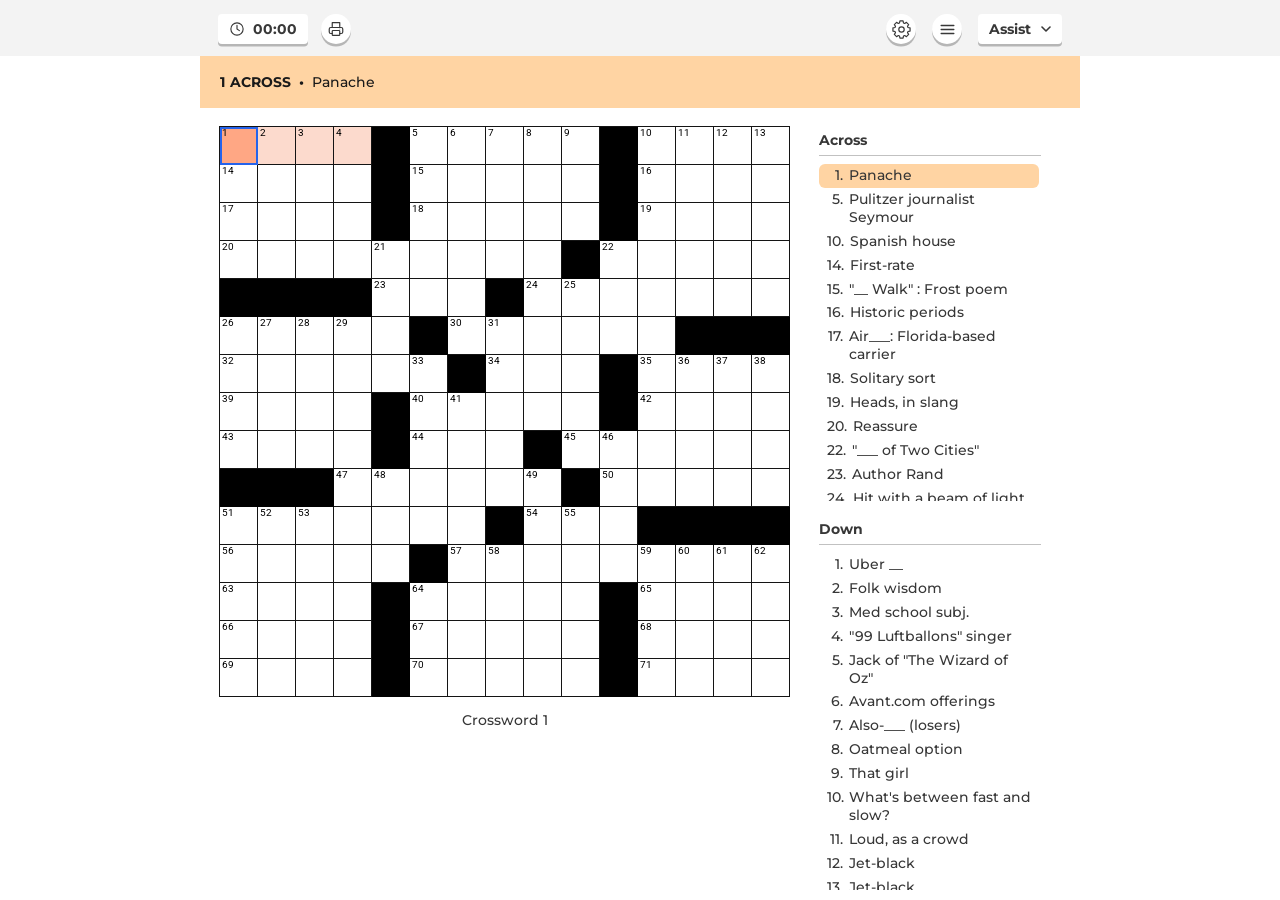
<file: crossword.html>
<!DOCTYPE html>
<html lang="en">
<head>
<meta charset="utf-8"/>
<!-- zoom deliberately enabled: blocking it is a WCAG failure and iOS ignores it anyway -->
<meta name="viewport" content="width=device-width, initial-scale=1, viewport-fit=cover"/>
<title>Crossword</title>
<link rel="preconnect" href="https://fonts.googleapis.com">
<link rel="preconnect" href="https://fonts.gstatic.com" crossorigin>
<link href="https://fonts.googleapis.com/css2?family=Montserrat:wght@400;500;600;700;900&family=Roboto:wght@400;700&family=Inter:wght@500;600;800&display=swap" rel="stylesheet">
<link rel="stylesheet" href="core.css">
<style>
  /* crossword-only styles — everything shared lives in core.css */
  .main{display:grid;grid-template-columns:400fr 156fr;gap:29px;padding:18px 39px 10px 20px;
        align-items:stretch;flex:1;min-height:0;overflow:hidden}
  .gridwrap{display:flex;flex-direction:column;align-items:center;min-width:0}
  .grow{display:contents}
  .board{--cell:26.617px;--n:15;--num-scale:0.25;display:grid;
         grid-template-columns:repeat(var(--n),var(--cell));grid-template-rows:repeat(var(--n),var(--cell));
         background:#fff;border-top:.74px solid var(--grid);border-left:.74px solid var(--grid)}
  .cell{position:relative;width:var(--cell);height:var(--cell);background:#fff;display:flex;
        align-items:center;justify-content:center;cursor:pointer;user-select:none;
        border-right:.74px solid var(--grid);border-bottom:.74px solid var(--grid)}
  .cell.block{background:var(--block);border-color:var(--block);cursor:default}
  /* Figma specifies 0.30; dialled back so numbers don't crowd the letters */
  .cell .num{position:absolute;top:.5px;left:1.5px;font-family:'Roboto',sans-serif;font-weight:400;
             font-size:calc(var(--cell)*var(--num-scale));color:#000;line-height:1}
  .cell .val{font-family:'Roboto',sans-serif;font-weight:700;font-size:calc(var(--cell)*0.55);
             color:#141414;text-transform:uppercase;line-height:1;margin-top:calc(var(--cell)*0.08)}
  .cell.hword{background:var(--word)}
  .cell.hcell{background:var(--active)}
  .cell.revealed .val{color:#2b6fd0}
  .cell.wrong{z-index:1}
  .cell.wrong .val{color:var(--wrong);font-weight:700}
  .cell.wrong::after{content:"";position:absolute;inset:0;background:linear-gradient(to top right,
    transparent calc(50% - .8px),var(--wrong) calc(50% - .8px),var(--wrong) calc(50% + .8px),transparent calc(50% + .8px))}
  .caption{margin-top:14px;max-width:356px;text-align:center;font-weight:500;font-size:14px;
           color:var(--ink);line-height:1.35}
  #printGrid{display:none}
  /* clue lists (desktop) */
  .clues{min-width:0;display:flex;flex-direction:column;gap:14px;min-height:0;overflow:hidden}
  .clist{flex:1 1 0;min-height:0;display:flex;flex-direction:column}
  .clist h3{flex:none;margin:0;font-weight:700;font-size:14px;color:var(--ink);
            border-bottom:1px solid var(--line);padding:5px 10px 6px 0}
  .clist ol{flex:1 1 0;min-height:0;overflow-y:auto;margin:8px 0 0;padding:0 2px 0 0;list-style:none;
            scrollbar-width:thin;scrollbar-color:var(--line) transparent}
  .clist ol::-webkit-scrollbar{width:4px}
  .clist ol::-webkit-scrollbar-track{background:transparent}
  .clist ol::-webkit-scrollbar-thumb{background:var(--line);border-radius:2px}
  .clue{display:flex;gap:6px;width:100%;padding:3px 8px;font-family:var(--font);font-weight:500;
        font-size:14px;color:var(--ink);line-height:1.28;cursor:pointer;border:none;border-radius:6px;
        background:none;text-align:left}
  .clue .cn{min-width:16px;text-align:right;font-weight:500}
  .clue:hover{background:#faf1e8}
  .clue.active{background:var(--band)}
  .clue.done{color:var(--done)}
  .clue.done .cn{color:var(--done)}
  /* mobile clue-list screen (224:38919) */
  #clueListView{display:none}
  .clHead{padding:20px 17px 0;text-align:center;flex:none}
  .clDate{font-weight:700;font-size:14px;color:var(--ink);line-height:normal}
  .clSub{font-weight:400;font-size:14px;color:var(--ink);line-height:normal;margin-top:2px}
  .clDiv{height:1px;background:var(--panel-line);margin:15px 26px 0;flex:none}
  .clScroll{flex:1 1 0;min-height:0;overflow-y:auto;padding:15px 26px 8px;
            scrollbar-width:thin;scrollbar-color:var(--line) transparent}
  .clScroll::-webkit-scrollbar{width:4px}
  .clScroll::-webkit-scrollbar-thumb{background:var(--line);border-radius:2px}
  .clSect{font-weight:700;font-size:14px;color:var(--ink);margin:0 0 11px}
  .clSect.later{margin-top:22px}
  .clItem{display:flex;flex-direction:column;gap:6px;margin-bottom:11px;cursor:pointer;width:100%;
          background:none;border:none;padding:0;text-align:left;font-family:var(--font)}
  .clTextRow{display:flex;gap:4px;align-items:flex-start;font-size:14px;line-height:normal}
  .clNum{font-family:var(--font-key);font-weight:800;color:#111;white-space:nowrap}
  .clTxt{flex:1 0 0;min-width:0;font-weight:500;color:var(--ink)}
  .clBoxes{display:flex}
  .clBox{width:28px;height:28px;flex:none;background:#fff;border:1px solid #4b5563;margin-left:-1px;
         display:flex;align-items:center;justify-content:center;font-family:'Roboto',sans-serif;
         font-weight:700;font-size:15px;color:#141414;text-transform:uppercase}
  .clBox:first-child{margin-left:0}
  .clItem.on .clBox{background:var(--word)}
  .clItem.on .clTxt{font-weight:700}
  #mobiledock{display:none}

  @media(max-width:720px){
    /* MOBILE_PAD / MOBILE_SIDE below must match this padding. Vertical keeps the
       board off the clue bar; horizontal keeps it off the screen edges. The clue
       bar and keyboard stay full-bleed, as designed. */
    /* Top-aligned, not centred. The board is width-constrained on a phone, so
       centring split the leftover height evenly and pushed the grid well clear
       of the toolbar. Slack now collects above the clue bar, which sits with
       the keyboard at the bottom where it belongs. */
    /* .main sizes to the grid rather than eating the leftover height — that is
       what pushed the dock to the bottom and opened a gap under the board. */
    .main{display:flex;flex-direction:column;overflow:hidden;padding:8px 12px 12px;flex:0 1 auto;
          min-height:0;justify-content:flex-start}
    .gridwrap{flex:0 1 auto;min-height:0;justify-content:flex-start}
    .clues,.caption{display:none}
    /* clues-list-section 223:23782 — repeated clue bar, 13px gap, keyboard */
    /* A 15x15 board on a tall phone is width-bound, so ~150px of height is left
       over. Everything stacks straight after the grid — clue bar, then keyboard —
       and the slack falls below the keyboard rather than being inserted between
       the pieces or inflating the grey field. Keeps the controls together and
       reachable at narrow widths. */
    #mobiledock{display:flex;flex-direction:column;gap:13px;flex:1 1 auto;min-height:0;
                justify-content:flex-start;
                padding-bottom:calc(16px + env(safe-area-inset-bottom,0px))}
    #cluebar2{flex:none}
    /* the clue appears once on mobile, above the keyboard — the top bar was a
       duplicate and cost 41px of grid */
    #cluebar{display:none}
    body.clues-open .clueNav{visibility:hidden}
    #clueListView{flex-direction:column;flex:1 1 0;min-height:0;overflow:hidden}
    body.clues-open #clueListView{display:flex}
    body.clues-open .main,body.clues-open #cluebar{display:none}
    body.clues-open #clueListBtn{background:var(--panel);box-shadow:0 0 0 1px var(--panel-line)}
  }

  /* landscape phones and small handsets: give the grid room by shrinking the
     keyboard instead of letting the board get squeezed or clipped */
  @media(max-width:720px) and (max-height:640px){
    .kbkey{height:34px}
    #keyboard{gap:5px;padding:6px 6px 10px}
    #mobiledock{gap:8px}
    .cluebar{min-height:36px;padding:9px 16px}
  }

  @media print{
    @page{margin:10mm}
    /* browsers drop background fills when printing unless told otherwise */
    *{-webkit-print-color-adjust:exact !important;print-color-adjust:exact !important}
    html,body,#app{height:auto;overflow:visible;max-width:none;display:block}
    .topbar,.cluebar,#mobiledock,#clueListView,.overlay,.menuscrim,.toast,
    .mmenu,.menu,.sharemenu{display:none !important}
    .main{display:block;padding:0;overflow:visible}
    .gridwrap{page-break-inside:avoid;break-inside:avoid;display:block;width:max-content;margin:0 auto 8px}
    /* the DOM grid is 225 independently-placed boxes whose rules land on
       different device pixels; swap in the vector copy so every line matches */
    .board{display:none !important}
    #printGrid{display:block;margin:0 auto}
    .caption{margin:0 auto 10px;font-size:10px;max-width:none}
    .clues{display:block !important;overflow:visible;columns:3;column-gap:14px;gap:0}
    .clist{display:block;min-height:0}
    .clist h3{font-size:calc(var(--print-font,9px) + 1px);margin:0 0 3px;padding:0 0 2px;
              border-bottom:1px solid #999;break-after:avoid;page-break-after:avoid}
    .clist ol{overflow:visible !important;display:block;margin:0 0 8px;padding:0;columns:auto}
    .clue{break-inside:avoid;page-break-inside:avoid;font-size:var(--print-font,9px);padding:0;
          line-height:1.25;gap:4px;border-radius:0}
    .clue .cn{min-width:14px}
    .clue.active,.clue.done{background:none !important;color:#000 !important}
    .clue.done .cn{color:#000 !important}
  }
</style>
</head>
<body>
<div id="app">
  <!-- toolbar is mounted by core.js -->
  <div class="cluebar" id="cluebar">
    <span class="cnum">1</span><span class="cdir">ACROSS</span><span class="csep">&bull;</span><span class="ctxt">&mdash;</span>
  </div>

  <div class="main">
    <div class="gridwrap">
      <div class="board" id="board"></div>
      <svg id="printGrid" aria-hidden="true" xmlns="http://www.w3.org/2000/svg"></svg>
      <div class="caption" id="caption"></div>
    </div>
    <div class="clues">
      <div class="clist"><h3 id="hAcross">Across</h3><ol id="acrossList" aria-labelledby="hAcross"></ol></div>
      <div class="clist"><h3 id="hDown">Down</h3><ol id="downList" aria-labelledby="hDown"></ol></div>
    </div>
  </div>

  <div id="clueListView">
    <div class="clHead">
      <div class="clDate" id="clDate">&mdash;</div>
      <div class="clSub" id="clSub"></div>
    </div>
    <div class="clDiv"></div>
    <div class="clScroll" id="clScroll"></div>
  </div>

  <div id="mobiledock">
    <div class="cluebar" id="cluebar2">
      <button class="clueNav" type="button" id="cluePrev" aria-label="Previous clue">
        <svg width="10" height="16" aria-hidden="true"><use href="icons.svg#i-chevron-lg"/></svg>
      </button>
      <span class="cbtext"><span class="cnum"></span><span class="cdir"></span><span class="csep"></span><span class="ctxt">&mdash;</span></span>
      <button class="clueNav" type="button" id="clueNext" aria-label="Next clue">
        <svg width="10" height="16" aria-hidden="true"><use href="icons.svg#i-chevron-lg"/></svg>
      </button>
    </div>
    <div id="keyboard"></div>
  </div>

  <div class="menuscrim" id="menuScrim"></div>

  <!-- How To Play — Figma 177:7886 -->
  <div class="overlay" id="howtoOverlay"><div class="modal" role="dialog" aria-modal="true" aria-labelledby="dlgH-howto">
    <div class="mhead"><h2 id="dlgH-howto">How To Play</h2>
      <button class="mclose" type="button" data-close aria-label="Close"><svg width="24" height="24" aria-hidden="true"><use href="icons.svg#i-close"/></svg></button></div>
    <div class="mbody">
      <p><b>Error check mode</b></p>
      <p>If you want to know whether you&rsquo;ve typed incorrect entries, use the Error Check mode. You can find it under Settings at the top right of the puzzle. When this option is turned on, incorrect letters are shown with a diagonal line across them.</p>
      <p><b>Score</b></p>
      <ul><li>Find a word? <b>10 points</b></li><li>Reveal an entire word? <b>0 points</b></li><li>Reveal a letter? - <b>1 point per letter</b></li></ul>
      <p class="soft">Finish the puzzle correctly within the <b>15 minutes</b> target time and earn a bonus of <b>15 points</b> for every minute you finish early.</p>
      <p><b>Start again</b></p>
      <p>Use the Start again option to reset the entire grid. The empty grid will be displayed and the clock will be set back to zero.</p>
      <p><b>Print</b></p>
      <p>Use the Print menu to print the empty puzzle, the grid with the letters filled in so far, or the grid with the entire solution.</p>
    </div>
  </div></div>

  <!-- Support — Figma 177:8183 -->
  <div class="overlay" id="supportOverlay"><div class="modal" role="dialog" aria-modal="true" aria-labelledby="dlgH-support">
    <div class="mhead"><h2 id="dlgH-support">Support</h2>
      <button class="mclose" type="button" data-close aria-label="Close"><svg width="24" height="24" aria-hidden="true"><use href="icons.svg#i-close"/></svg></button></div>
    <div class="mbody">
      <p>This player is powered by GameLab</p>
      <div class="soft">
        <p>Please include the following in your message:</p>
        <p><b>Ticket number: <span id="ticketNo">&mdash;</span></b></p>
        <p>Device type</p><p>Device orientation</p><p>Screenshot (if possible)</p>
      </div>
      <hr/>
      <p id="copyrightLine">&copy; 2026</p>
    </div>
  </div></div>

  <!-- shared confirm/notice — Figma 177:8475 / 177:8768 / 221:18238 -->
  <div class="overlay" id="dialogOverlay"><div class="modal" role="dialog" aria-modal="true" aria-labelledby="dlgTitle">
    <div class="mhead"><h2 id="dlgTitle">&mdash;</h2>
      <button class="mclose" type="button" data-close aria-label="Close"><svg width="24" height="24" aria-hidden="true"><use href="icons.svg#i-close"/></svg></button></div>
    <div class="mbody center"><p id="dlgBody">&mdash;</p></div>
    <div class="mbtns">
      <button class="btn sec" type="button" id="dlgClose">Close</button>
      <button class="btn pri" type="button" id="dlgOk">Ok</button>
    </div>
  </div></div>

  <!-- Settings — Figma 213:15044 -->
  <div class="overlay" id="settingsOverlay"><div class="modal" role="dialog" aria-modal="true" aria-labelledby="dlgH-settings">
    <div class="mhead"><h2 id="dlgH-settings">Settings</h2>
      <button class="mclose" type="button" data-close aria-label="Close"><svg width="24" height="24" aria-hidden="true"><use href="icons.svg#i-close"/></svg></button></div>
    <div class="mbody">
      <div class="sgroup">
        <div class="srow"><div class="lab"><b>Error check mode</b><span>Marks incorrect letters with a diagonal line</span></div>
          <label class="sw"><input type="checkbox" id="setError"/><i></i></label></div>
        <div class="srow"><div class="lab"><b>Show timer</b><span>Shows the timer while playing this puzzle</span></div>
          <label class="sw"><input type="checkbox" id="setTimer" checked/><i></i></label></div>
        <div class="srow"><div class="lab"><b>Sound</b><span>Control puzzle audio (if available) and multiplayer sounds</span></div>
          <label class="sw"><input type="checkbox" id="setSound" checked/><i></i></label></div>
        <div class="srow"><div class="lab"><b>Show linked clues</b><span>Cross-referenced clues will be soft-highlighted</span></div>
          <label class="sw"><input type="checkbox" id="setLinked" checked/><i></i></label></div>
      </div>
      <div class="optg"><b>After entering a letter</b>
        <label><input type="checkbox" class="cbx" id="setSkip" checked/> Skip over filled letters</label></div>
      <div class="optg"><b>At the end of a word</b>
        <label><input type="radio" class="rdo" name="eow" id="eowStay" checked/> Stay in current clue</label>
        <label><input type="radio" class="rdo" name="eow" id="eowNext"/> Move to next clue</label></div>
      <div class="optg"><b>Use space key to</b>
        <label><input type="radio" class="rdo" name="spc" id="spcToggle" checked/> Toggle clue direction</label>
        <label><input type="radio" class="rdo" name="spc" id="spcClear"/> Clear the current box and move to the next</label></div>
    </div>
    <div class="mbtns"><button class="btn pri" type="button" id="applySettings">Apply</button></div>
  </div></div>

  <!-- Print — Figma 213:14706 -->
  <div class="overlay" id="printOverlay"><div class="modal" role="dialog" aria-modal="true" aria-labelledby="dlgH-print">
    <div class="mhead"><h2 id="dlgH-print">Print</h2>
      <button class="mclose" type="button" data-close aria-label="Close"><svg width="24" height="24" aria-hidden="true"><use href="icons.svg#i-close"/></svg></button></div>
    <div class="mbody">
      <div class="printopts" role="radiogroup" aria-label="What to print">
        <label><input type="radio" class="rdo sm" name="pmode" value="blank" checked/> Blank Puzzle</label>
        <label><input type="radio" class="rdo sm" name="pmode" value="filled"/> Puzzle with filled entries</label>
        <label><input type="radio" class="rdo sm" name="pmode" value="solution"/> Solution</label>
      </div>
      <p><b>To fit this puzzle onto one page, try adjusting its font size:</b></p>
      <div class="fontstep">
        <button type="button" id="fsDown" aria-label="Smaller clue text"><svg width="18" height="18" aria-hidden="true"><use href="icons.svg#i-minus"/></svg></button>
        <div class="prev" id="fsPrev">Lorem ipsum dolor sit amet</div>
        <button type="button" id="fsUp" aria-label="Larger clue text"><svg width="18" height="18" aria-hidden="true"><use href="icons.svg#i-plus"/></svg></button>
      </div>
      <p><b>To save ink, adjust the slider:</b></p>
      <div class="inkrow">
        <div class="mini3" id="inkPreview" aria-hidden="true">
          <span class="k"></span><span></span><span class="k"></span>
          <span></span><span></span><span></span>
          <span class="k"></span><span></span><span class="k"></span>
        </div>
        <input type="range" class="inkslider" id="inkSlider" min="0" max="100" value="100" aria-label="Ink darkness"/>
      </div>
      <div class="notebox"><svg width="24" height="24" aria-hidden="true"><use href="icons.svg#i-info"/></svg>
        <p><b>Please note:</b> Grid lines may not display properly in the print preview in some browsers, but they will print correctly.</p>
      </div>
    </div>
    <div class="mbtns"><button class="btn pri" type="button" id="doPrint">Print</button></div>
  </div></div>

  <!-- Congratulations! — Figma 221:15569 -->
  <div class="overlay" id="winOverlay"><div class="modal" role="dialog" aria-modal="true" aria-labelledby="dlgH-win">
    <div class="mhead"><h2 id="dlgH-win">Congratulations!</h2>
      <button class="mclose" type="button" data-close aria-label="Close"><svg width="24" height="24" aria-hidden="true"><use href="icons.svg#i-close"/></svg></button></div>
    <div class="mbody center">
      <div class="congrats"><svg width="39" height="39" aria-hidden="true"><use href="icons.svg#i-confetti"/></svg><p>You completed this puzzle. Keep playing!</p></div>
      <div class="stats">
        <div class="stat"><span>Score</span><b id="winScore">0</b></div>
        <div class="statdiv"></div>
        <div class="stat"><span>Time</span><b id="winTime">00:00</b></div>
      </div>
      <div class="mbtns"><button class="btn pri" type="button" id="winShare">Share</button></div>
      <p><b>Discover Your New Challenge</b></p>
      <!-- stands in for the 183x197 promo tile (221:15604) until artwork lands -->
      <div class="mbtns"><button class="btn pri wide" type="button" id="winMore">More puzzles</button></div>
    </div>
  </div></div>

  <div class="toast" id="toast" role="status"></div>
  <div id="srLive" class="sr-only" aria-live="polite" aria-atomic="true"></div>
</div>

<!-- games.js first: core.js reads window.GAMES/apiBase to find the backend,
     and without it the player silently falls back to the static index. -->
<script src="games.js"></script>
<script src="core.js"></script>
<script>
(async function(){
  'use strict';
  const $=XW.$;

  /* Before loadPuzzle, not after: it decides which game's index to read. One
     player serves Daily, Midi and Mini — same engine, same schema, different
     roster entry — so the id comes from the URL, restricted to games that
     actually name this file as their player. */
  (function(){
    const want=new URLSearchParams(location.search).get('game')||'crossword';
    const g=window.GAMES&&window.GAMES[want];
    XW.gameId=(g&&g.live&&g.player==='crossword.html')?want:'crossword';
  })();

  let loaded;
  try{ loaded=await XW.loadPuzzle(); }
  catch(e){
    /* say what actually failed: "no puzzles for midi" and "you opened this over
       file://" are different problems and used to share one message */
    const box=document.createElement('div');
    box.setAttribute('style','padding:44px;font-size:16px;line-height:1.5;color:#555');
    const b=document.createElement('b'); b.textContent='Could not load this puzzle.';
    const why=document.createElement('div'); why.setAttribute('style','margin-top:8px');
    why.textContent=(e&&e.message)||'Unknown error.';
    const hint=document.createElement('div'); hint.setAttribute('style','margin-top:8px;color:#8a8a8a;font-size:14px');
    hint.textContent='Serve this over http(s), not file://, and check the backend in games.js.';
    box.appendChild(b); box.appendChild(why); box.appendChild(hint);
    const app=document.getElementById('app'); app.innerHTML=''; app.appendChild(box);
    return;
  }
  const P=loaded.data, puzId=loaded.id, N=P.W, H=P.H;
  XW.puzzleId=puzId;
  if(loaded.substituted) setTimeout(()=>XW.toast('“'+loaded.substituted+'” is not available — showing the latest puzzle'),400);
  document.title=P.title||'Crossword';

  /* shared chrome, mounted rather than copy-pasted per game */
  const app=document.getElementById('app');
  XW.mountToolbar(app,{clueList:true,assist:true});
  app.insertBefore($('.topbar'),document.getElementById('cluebar'));

  const board=document.getElementById('board');
  board.style.setProperty('--n',N);
  const isMobile=()=>window.matchMedia?window.matchMedia('(max-width:720px)').matches:innerWidth<=720;

  const cells={}, acrossOf={}, downOf={};
  const key=(r,c)=>r+','+c;
  P.across.forEach(s=>{s.dir='A';s.cells=[];for(let i=0;i<s.len;i++)s.cells.push(key(s.row,s.col+i));});
  P.down.forEach(s=>{s.dir='D';s.cells=[];for(let i=0;i<s.len;i++)s.cells.push(key(s.row+i,s.col));});
  P.across.forEach(s=>s.cells.forEach(k=>acrossOf[k]=s));
  P.down.forEach(s=>s.cells.forEach(k=>downOf[k]=s));

  /* grid: real rows so role=grid is valid, roving tabindex for keyboard users */
  board.setAttribute('role','grid');
  board.setAttribute('aria-label',(P.title||'Crossword')+' grid, '+N+' columns by '+H+' rows');
  board.setAttribute('aria-rowcount',H);board.setAttribute('aria-colcount',N);
  for(let r=0;r<H;r++){
    const row=document.createElement('div');
    row.className='grow';row.setAttribute('role','row');row.setAttribute('aria-rowindex',r+1);
    for(let c=0;c<N;c++){
      const cel=document.createElement('div');
      cel.setAttribute('role','gridcell');cel.setAttribute('aria-colindex',c+1);
      const letter=P.grid[r][c];
      if(letter===null){
        cel.className='cell block';cel.setAttribute('aria-label','Blocked square');
        cel.setAttribute('aria-disabled','true');row.appendChild(cel);continue;
      }
      cel.className='cell';cel.dataset.r=r;cel.dataset.c=c;cel.tabIndex=-1;
      const num=P.num[r][c];
      if(num){const ns=document.createElement('span');ns.className='num';ns.textContent=num;ns.setAttribute('aria-hidden','true');cel.appendChild(ns);}
      const val=document.createElement('span');val.className='val';val.setAttribute('aria-hidden','true');cel.appendChild(val);
      row.appendChild(cel);
      cells[key(r,c)]={el:cel,val,r,c,sol:letter};
      cel.addEventListener('click',()=>onCellClick(r,c));
    }
    board.appendChild(row);
  }

  /* clue lists — textContent only; clue text is puzzle-authored and must never
     be parsed as HTML, especially once ipuz files arrive from constructors */
  function buildList(cont,slots){slots.forEach(s=>{
    const li=document.createElement('li');
    const b=document.createElement('button');b.type='button';b.className='clue';
    const n=document.createElement('span');n.className='cn';n.textContent=s.num+'.';
    const t=document.createElement('span');t.className='ct';t.textContent=s.clue;
    b.appendChild(n);b.appendChild(t);
    b.setAttribute('aria-label',s.num+' '+(s.dir==='A'?'Across':'Down')+', '+s.clue);
    b.addEventListener('click',()=>{selectSlot(s);focusCell(s.cells[0]);});
    li.appendChild(b);s._li=b;cont.appendChild(li);});}
  buildList(document.getElementById('acrossList'),P.across);
  buildList(document.getElementById('downList'),P.down);
  document.getElementById('caption').textContent=P.caption||P.title||'';

  /* ---- state ---- */
  let cur=null,curDir='A',curKey=null,won=false,lastClueId='';
  let errorMode=false,skipFilled=true,eowNext=false,spcClear=false,soundOn=true,timerVisible=true,linkedClues=true;
  const revealedKeys=new Set();
  const refocus=()=>{const o=curKey&&cells[curKey];if(o)o.el.focus({preventScroll:true});};
  XW.onOverlayClose=refocus;

  const slotAt=(r,c,dir)=> dir==='A'?acrossOf[key(r,c)]:downOf[key(r,c)];
  function selectSlot(s){cur=s;curDir=s.dir;render();}
  function focusCell(k){curKey=k;render();refocus();}
  function onCellClick(r,c){
    const k=key(r,c);
    if(curKey===k)toggleDir();
    else{const s=slotAt(r,c,curDir)||slotAt(r,c,curDir==='A'?'D':'A');cur=s;curDir=s.dir;curKey=k;}
    render();refocus();
  }
  function toggleDir(){const [r,c]=curKey.split(',').map(Number);const o=curDir==='A'?'D':'A';const s=slotAt(r,c,o);if(s){curDir=o;cur=s;}}
  function updateDone(){
    [...P.across,...P.down].forEach(s=>{
      const full=s.cells.every(k=>cells[k]&&cells[k].val.textContent);
      if(s._li)s._li.classList.toggle('done',full);
    });
  }
  function render(){
    Object.values(cells).forEach(o=>{o.el.classList.remove('hword','hcell');o.el.tabIndex=-1;});
    if(cur)cur.cells.forEach(k=>cells[k]&&cells[k].el.classList.add('hword'));
    if(curKey&&cells[curKey]){
      const o=cells[curKey];
      o.el.classList.remove('hword');o.el.classList.add('hcell');
      o.el.tabIndex=0;
      o.el.setAttribute('aria-label',(o.val.textContent||'Empty')+', row '+(o.r+1)+' column '+(o.c+1)+
        (cur?', '+cur.num+' '+(cur.dir==='A'?'Across':'Down')+': '+cur.clue:''));
    }
    const cb=document.getElementById('cluebar');
    if(cur){
      cb.querySelector('.cnum').textContent=cur.num;
      cb.querySelector('.cdir').textContent=cur.dir==='A'?'ACROSS':'DOWN';
      cb.querySelector('.ctxt').textContent=cur.clue;
      const id=cur.num+cur.dir;
      if(id!==lastClueId){lastClueId=id;XW.announce(cur.num+' '+(cur.dir==='A'?'Across':'Down')+': '+cur.clue);}
    }
    document.querySelectorAll('.clue').forEach(e=>e.classList.remove('active'));
    if(cur&&cur._li){cur._li.classList.add('active');if(cur._li.scrollIntoView)cur._li.scrollIntoView({block:'nearest'});}
    updateDone();paintCluebar2();paintClueList();
  }
  function setLetter(k,ch){
    const o=cells[k];if(!o)return;
    o.val.textContent=ch;o.el.classList.remove('wrong','revealed');
    if(!ch)revealedKeys.delete(k);
    if(ch&&errorMode&&ch!==o.sol)o.el.classList.add('wrong');
  }
  function advance(){
    if(!cur||!curKey)return;
    const idx=cur.cells.indexOf(curKey);let ni=idx+1;
    if(skipFilled)while(ni<cur.cells.length&&cells[cur.cells[ni]].val.textContent)ni++;
    if(ni<cur.cells.length)curKey=cur.cells[ni];
    else if(eowNext){const nx=nextSlot(cur);if(nx){cur=nx;curDir=nx.dir;curKey=nx.cells[0];}}
    else curKey=cur.cells[cur.cells.length-1];
    render();refocus();
  }
  function backspace(){
    if(!cur||!curKey)return;
    const o=cells[curKey];
    if(o.val.textContent)setLetter(curKey,'');
    else{const i=cur.cells.indexOf(curKey);if(i>0){curKey=cur.cells[i-1];setLetter(curKey,'');}}
    render();refocus();save();
  }
  function nextSlot(s,delta){
    delta=delta||1;
    const same=s.dir==='A'?P.across:P.down, other=s.dir==='A'?P.down:P.across;
    const all=same.concat(other), i=all.indexOf(s);
    return all[(i+delta+all.length)%all.length];
  }
  function move(dr,dc){
    if(!curKey)return;
    let [r,c]=curKey.split(',').map(Number);
    const want=dr!==0?'D':'A';
    if(want!==curDir){const s=slotAt(r,c,want);if(s){curDir=want;cur=s;render();refocus();return;}}
    r+=dr;c+=dc;
    while(r>=0&&r<H&&c>=0&&c<N){
      if(cells[key(r,c)]){
        curKey=key(r,c);
        const s=slotAt(r,c,curDir)||slotAt(r,c,curDir==='A'?'D':'A');
        if(s){cur=s;curDir=s.dir;}
        render();refocus();return;
      }
      r+=dr;c+=dc;
    }
  }
  function handleKey(k){
    if(XW.anyOverlayOpen())return;
    if(k==='Backspace')return backspace();
    if(k==='ArrowRight')return move(0,1);
    if(k==='ArrowLeft') return move(0,-1);
    if(k==='ArrowUp')   return move(-1,0);
    if(k==='ArrowDown') return move(1,0);
    if(k===' '){if(spcClear){setLetter(curKey,'');advance();}else{toggleDir();render();refocus();}return;}
    if(k==='Tab'){const nx=nextSlot(cur);if(nx){cur=nx;curDir=nx.dir;curKey=nx.cells[0];render();refocus();}return;}
    if(/^[a-zA-Z]$/.test(k)&&curKey){setLetter(curKey,k.toUpperCase());advance();save();checkWin();}
  }
  board.addEventListener('keydown',e=>{
    if(e.ctrlKey||e.metaKey||e.altKey)return;
    const k=e.key;
    if(['Backspace','ArrowRight','ArrowLeft','ArrowUp','ArrowDown',' ','Tab'].includes(k)||/^[a-zA-Z]$/.test(k)){
      e.preventDefault();handleKey(k);
    }
  });

  /* on-screen keyboard (223:23785) */
  const DEL='⌫';
  const kb=document.getElementById('keyboard');
  [{cls:'',keys:['Q','W','E','R','T','Y','U','I','O','P']},
   {cls:'r2',keys:['A','S','D','F','G','H','J','K','L']},
   {cls:'',keys:['123','Z','X','C','V','B','N','M',DEL]}].forEach(row=>{
    const rd=document.createElement('div');rd.className='kbrow'+(row.cls?' '+row.cls:'');
    row.keys.forEach(k=>{
      const b=document.createElement('button');b.type='button';b.className='kbkey';
      if(k===DEL){b.classList.add('sp');b.setAttribute('aria-label','Backspace');b.innerHTML=XW.icon('i-backspace',18);}
      else if(k==='123'){b.classList.add('sp');b.textContent='123';b.setAttribute('aria-label','Numbers');}
      else{b.textContent=k;b.setAttribute('aria-label',k);}
      b.addEventListener('click',ev=>{ev.preventDefault();if(k===DEL)handleKey('Backspace');else if(k!=='123')handleKey(k);});
      rd.appendChild(b);
    });
    kb.appendChild(rd);
  });

  /* mobile clue-list screen (224:38919) */
  const clScroll=document.getElementById('clScroll');
  let cluesOpen=false;
  (function head(){
    const MON=['Jan','Feb','Mar','Apr','May','Jun','Jul','Aug','Sep','Oct','Nov','Dec'];
    const DOW=['Sun','Mon','Tue','Wed','Thu','Fri','Sat'];
    let h=P.title||'Crossword';
    if(P.date){const d=new Date(P.date+'T00:00:00');
      if(!isNaN(d))h='L.A. Times, '+DOW[d.getDay()]+', '+MON[d.getMonth()]+' '+d.getDate()+', '+d.getFullYear();}
    document.getElementById('clDate').textContent=h;
    document.getElementById('clSub').textContent=P.caption||'';
  })();
  function buildClueList(){
    clScroll.innerHTML='';
    [['Across',P.across],['Down',P.down]].forEach(([label,list],gi)=>{
      const h=document.createElement('div');h.className='clSect'+(gi?' later':'');h.textContent=label;
      clScroll.appendChild(h);
      list.forEach(s=>{
        const it=document.createElement('button');it.type='button';it.className='clItem';
        it.setAttribute('aria-label',s.num+' '+label+', '+s.clue);
        const row=document.createElement('div');row.className='clTextRow';
        const n=document.createElement('span');n.className='clNum';n.textContent=s.num;
        const t=document.createElement('span');t.className='clTxt';t.textContent=s.clue;
        row.appendChild(n);row.appendChild(t);
        const bx=document.createElement('div');bx.className='clBoxes';
        s.cells.forEach(()=>{const sp=document.createElement('span');sp.className='clBox';bx.appendChild(sp);});
        it.appendChild(row);it.appendChild(bx);
        it.addEventListener('click',()=>{
          if(cur===s)toggleDir(); else{cur=s;curDir=s.dir;curKey=s.cells[0];}
          render();
        });
        s._cli=it;clScroll.appendChild(it);
      });
    });
  }
  function paintClueList(){
    if(!cluesOpen)return;
    [...P.across,...P.down].forEach(s=>{
      if(!s._cli)return;
      s._cli.classList.toggle('on',s===cur);
      const boxes=s._cli.querySelectorAll('.clBox');
      s.cells.forEach((k,i)=>{if(boxes[i]&&cells[k])boxes[i].textContent=cells[k].val.textContent;});
    });
    if(cur&&cur._cli&&cur._cli.scrollIntoView)cur._cli.scrollIntoView({block:'nearest'});
  }
  function setCluesOpen(v){
    cluesOpen=v;
    document.body.classList.toggle('clues-open',v);
    const b=document.getElementById('clueListBtn');
    if(b)b.setAttribute('aria-pressed',String(v));
    if(v){buildClueList();paintClueList();}
    sizeCells();
  }
  const clueListBtn=document.getElementById('clueListBtn');
  if(clueListBtn)clueListBtn.addEventListener('click',e=>{e.stopPropagation();XW.closeMenus();setCluesOpen(!cluesOpen);});

  const cb2=document.getElementById('cluebar2');
  function step(delta){
    if(!cur)return;
    const nx=nextSlot(cur,delta);
    if(!nx)return;
    cur=nx;curDir=nx.dir;curKey=nx.cells[0];
    render();refocus();
  }
  document.getElementById('cluePrev').addEventListener('click',e=>{e.stopPropagation();step(-1);});
  document.getElementById('clueNext').addEventListener('click',e=>{e.stopPropagation();step(1);});
  function paintCluebar2(){
    if(cluesOpen){
      cb2.querySelector('.cnum').textContent='';cb2.querySelector('.cdir').textContent='';
      cb2.querySelector('.csep').textContent='';
      cb2.querySelector('.ctxt').textContent='Click on the selected clue to switch direction';
      return;
    }
    if(!cur)return;
    cb2.querySelector('.cnum').textContent=cur.num;
    cb2.querySelector('.cdir').textContent=cur.dir==='A'?'ACROSS':'DOWN';
    cb2.querySelector('.csep').textContent='•';
    cb2.querySelector('.ctxt').textContent=cur.clue;
  }

  /* ---- assist + scoring (rules from the How To Play copy) ---- */
  const TARGET_SECS=15*60,PTS_WORD=10,PTS_REVEAL_LETTER=-1,PTS_PER_MIN_EARLY=15;
  function scoreNow(){
    let pts=0;
    [...P.across,...P.down].forEach(s=>{
      const solved=s.cells.every(k=>cells[k]&&cells[k].val.textContent===cells[k].sol);
      const touched=s.cells.some(k=>revealedKeys.has(k));
      if(solved&&!touched)pts+=PTS_WORD;
    });
    return pts+revealedKeys.size*PTS_REVEAL_LETTER;
  }
  function finalScore(){
    let pts=scoreNow();
    if(XW.timer.secs<TARGET_SECS)pts+=Math.floor((TARGET_SECS-XW.timer.secs)/60)*PTS_PER_MIN_EARLY;
    return Math.max(0,pts);
  }
  function revealCells(keys){
    keys.forEach(k=>{
      const o=cells[k];if(!o)return;
      if(o.val.textContent!==o.sol)revealedKeys.add(k);
      o.val.textContent=o.sol;o.el.classList.remove('wrong');o.el.classList.add('revealed');
    });
    render();save();checkWin();XW.announce('Revealed');
  }
  function checkCells(keys){
    let bad=0;
    keys.forEach(k=>{
      const o=cells[k];if(!o)return;
      const v=o.val.textContent;
      if(v){if(v!==o.sol){o.el.classList.add('wrong');bad++;}else o.el.classList.remove('wrong');}
    });
    XW.announce(bad?bad+' incorrect '+(bad===1?'letter':'letters'):'No mistakes found');
  }
  function assist(act){
    XW.emit('assist_used',{action:act,puzzleId:puzId});
    if(act==='reveal-letter')revealCells([curKey]);
    else if(act==='reveal-word'&&cur)revealCells(cur.cells);
    else if(act==='reveal-grid')XW.dialog('Reveal grid','Are you sure you want to reveal all the answers?',()=>revealCells(Object.keys(cells)));
    else if(act==='check-letter')checkCells([curKey]);
    else if(act==='check-word'&&cur)checkCells(cur.cells);
    else if(act==='check-grid')checkCells(Object.keys(cells));
    refocus();
  }

  /* ---- persistence: the whole session, not just letters ---- */
  function save(){
    XW.storage.save(puzId,{
      letters:Object.keys(cells).reduce((o,k)=>{const v=cells[k].val.textContent;if(v)o[k]=v;return o;},{}),
      elapsed:XW.timer.secs,
      revealed:[...revealedKeys],
      completed:won
    });
  }
  function restore(){
    const st=XW.storage.load(puzId);
    if(!st)return;
    const letters=st.letters||{};
    for(const k in letters){
      if(cells[k]){
        cells[k].val.textContent=letters[k];
        if(errorMode&&letters[k]!==cells[k].sol)cells[k].el.classList.add('wrong');
      }
    }
    (st.revealed||[]).forEach(k=>{if(cells[k]){revealedKeys.add(k);cells[k].el.classList.add('revealed');}});
    won=!!st.completed;
    XW.timer.secs=st.elapsed||0;
  }
  function clearGrid(){
    for(const k in cells){cells[k].val.textContent='';cells[k].el.classList.remove('wrong','revealed');}
    revealedKeys.clear();won=false;
    XW.storage.clear(puzId);XW.timer.reset();XW.timer.stopped=false;
    render();refocus();XW.announce('Grid cleared');
  }

  /* ---- win ---- */
  function checkWin(){
    if(won)return;
    for(const k in cells)if(cells[k].val.textContent!==cells[k].sol)return;
    won=true;XW.timer.stop();save();
    document.getElementById('winScore').textContent=finalScore();
    document.getElementById('winTime').textContent=XW.fmtTime(XW.timer.secs);
    XW.emit('game_complete',{puzzleId:puzId,score:finalScore(),elapsed:XW.timer.secs});
    XW.announce('Puzzle solved');
    setTimeout(()=>XW.openOverlay('winOverlay'),150);
  }
  document.getElementById('winMore').onclick=XW.goArchive;
  document.getElementById('winShare').onclick=()=>{
    const txt='Solved in '+XW.fmtTime(XW.timer.secs)+' for '+finalScore()+' points. '+XW.shareText('Crossword');
    if(navigator.share)navigator.share({title:P.title||'Crossword',text:txt,url:XW.shareUrl()}).catch(()=>{});
    else XW.share('copy',XW.shareUrl(),txt);
  };

  /* ---- settings ---- */
  document.getElementById('settingsBtn').onclick=()=>XW.openOverlay('settingsOverlay');
  function applyTimerVisibility(){document.getElementById('timerPill').classList.toggle('collapsed',!timerVisible);}
  document.getElementById('timerPill').addEventListener('click',()=>{
    timerVisible=!timerVisible;document.getElementById('setTimer').checked=timerVisible;applyTimerVisibility();refocus();
  });
  document.getElementById('applySettings').onclick=()=>{
    errorMode=document.getElementById('setError').checked;
    skipFilled=document.getElementById('setSkip').checked;
    eowNext=document.getElementById('eowNext').checked;
    spcClear=document.getElementById('spcClear').checked;
    soundOn=document.getElementById('setSound').checked;
    linkedClues=document.getElementById('setLinked').checked;
    timerVisible=document.getElementById('setTimer').checked;
    applyTimerVisibility();
    Object.values(cells).forEach(o=>{
      o.el.classList.remove('wrong');
      if(errorMode&&o.val.textContent&&o.val.textContent!==o.sol)o.el.classList.add('wrong');
    });
    XW.closeOverlay(document.getElementById('settingsOverlay'));
  };

  /* ---- print (213:14706) ---- */
  document.getElementById('printBtn').onclick=()=>XW.openOverlay('printOverlay');
  let printFont=9;
  const fsPrev=document.getElementById('fsPrev');
  const paintFs=()=>{fsPrev.style.fontSize=printFont+'px';};
  document.getElementById('fsDown').onclick=()=>{printFont=Math.max(7,printFont-1);paintFs();};
  document.getElementById('fsUp').onclick=()=>{printFont=Math.min(14,printFont+1);paintFs();};
  paintFs();
  const inkSlider=document.getElementById('inkSlider'),inkPreview=document.getElementById('inkPreview');
  const INK_MIN=160,INK_MAX=20;   // floor keeps the grid legible at the lightest setting
  function inkColour(){
    const pct=+inkSlider.value/100;
    const lvl=Math.round(INK_MIN-(INK_MIN-INK_MAX)*pct);
    return 'rgb('+lvl+','+lvl+','+lvl+')';
  }
  function paintInk(){
    const col=inkColour();
    inkPreview.querySelectorAll('span').forEach(s=>{
      s.style.borderColor=col;if(s.classList.contains('k'))s.style.background=col;
    });
  }
  inkSlider.addEventListener('input',paintInk);paintInk();

  /* one <path> for every rule: a single stroke-width means the rasteriser cannot
     give some lines more pixels than others, which is what the DOM grid's
     independently-placed boxes were doing */
  function buildPrintGrid(){
    // aim for a ~390px board whatever the grid size, within sane per-cell bounds
    const C=Math.max(20,Math.min(60,Math.round(390/Math.max(N,H)))),
          SW=1.6,ink=inkColour(),w=N*C,h=H*C;
    let blocks='',nums='',vals='',d='';
    for(let r=0;r<H;r++)for(let c=0;c<N;c++){
      const o=cells[key(r,c)],x=c*C,y=r*C;
      if(!o){blocks+='<rect x="'+x+'" y="'+y+'" width="'+C+'" height="'+C+'"/>';continue;}
      const n=P.num[r][c];
      if(n)nums+='<text x="'+(x+1.5)+'" y="'+(y+C*0.29)+'">'+n+'</text>';
      const v=o.val.textContent;
      if(v)vals+='<text x="'+(x+C/2)+'" y="'+(y+C*0.78)+'" text-anchor="middle">'+v+'</text>';
    }
    for(let i=0;i<=N;i++)d+='M'+(i*C)+' 0V'+h;
    for(let j=0;j<=H;j++)d+='M0 '+(j*C)+'H'+w;
    const svg=document.getElementById('printGrid');
    svg.setAttribute('viewBox','0 0 '+w+' '+h);svg.setAttribute('width',w);svg.setAttribute('height',h);
    svg.innerHTML='<rect width="'+w+'" height="'+h+'" fill="#fff"/>'+
      '<g fill="'+ink+'">'+blocks+'</g>'+
      '<path d="'+d+'" stroke="'+ink+'" stroke-width="'+SW+'" fill="none" shape-rendering="crispEdges"/>'+
      '<g fill="#000" font-family="Roboto,sans-serif" font-size="'+(C*0.25)+'">'+nums+'</g>'+
      '<g fill="#000" font-family="Roboto,sans-serif" font-weight="700" font-size="'+(C*0.55)+'">'+vals+'</g>';
  }
  window.addEventListener('beforeprint',buildPrintGrid);   // also covers Ctrl+P
  document.getElementById('doPrint').onclick=()=>{
    const mode=document.querySelector('input[name="pmode"]:checked').value;
    const snap={};for(const k in cells)snap[k]=cells[k].val.textContent;
    if(mode==='blank')for(const k in cells)cells[k].val.textContent='';
    if(mode==='solution')for(const k in cells)cells[k].val.textContent=cells[k].sol;
    document.documentElement.style.setProperty('--print-font',printFont+'px');
    buildPrintGrid();
    XW.closeOverlay(document.getElementById('printOverlay'));
    setTimeout(()=>{
      window.print();
      for(const k in cells)cells[k].val.textContent=snap[k];
      render();
    },60);
  };

  /* ---- support ticket ---- */
  (function ticket(){
    const k='lat:games:ticket:'+puzId;
    let t=null;try{t=localStorage.getItem(k);}catch(_){}
    if(!t){const seg=()=>Math.random().toString(36).slice(2,9);t='lat-'+seg()+'-'+seg();
      try{localStorage.setItem(k,t);}catch(_){}}
    document.getElementById('ticketNo').textContent=t;
    document.getElementById('copyrightLine').textContent='© '+new Date().getFullYear();
  })();

  /* ---- menu wiring ---- */
  XW.wireChrome({
    title:()=>P.title||'Crossword',
    assist:assist,
    menu(act){
      if(act==='more')XW.goArchive();
      else if(act==='howto')XW.openOverlay('howtoOverlay');
      else if(act==='support')XW.openOverlay('supportOverlay');
      else if(act==='save'){save();XW.dialog('Save','Your puzzle progress is saved');}
      else if(act==='restart')XW.dialog('Start Again','Are you sure you want to restart the puzzle?',clearGrid,{cancel:'Cancel',ok:'Start again'});
      else refocus();
    }
  });
  document.getElementById('dlgClose').onclick=()=>XW.closeOverlay(document.getElementById('dialogOverlay'));
  document.getElementById('dlgOk').onclick=()=>{
    const a=XW.dlgAction;XW.closeOverlay(document.getElementById('dialogOverlay'));if(a)a();
  };

  /* ---- sizing: the mobile stack must fit the viewport, never scroll ---- */
  /* Cap the cell only to stop a tiny grid becoming absurd — the container is
     what should govern, so the board fills the space at any size. A cap of 38
     was sized for 15x15 and left a 5x5 stranded at 190px. */
  const MAX_CELL=84, MOBILE_PAD=20, MOBILE_SIDE=24;   // 8+12 vertical, 12+12 horizontal
  function sizeCells(){
    const hOf=(n,fb)=>(n&&n.offsetHeight)?n.offsetHeight:fb;
    let colW,availH;
    if(isMobile()){
      colW=app.clientWidth-MOBILE_SIDE;
      availH=app.clientHeight-hOf($('.topbar'),56)-hOf($('#mobiledock'),242)-MOBILE_PAD;
    }else{
      colW=board.parentElement.clientWidth;
      availH=app.clientHeight-hOf($('.topbar'),56)-hOf($('#cluebar'),52)-hOf($('#caption'),20)-46;
    }
    if(!colW||colW<60)colW=400;
    if(!availH||availH<80)availH=400;
    board.style.setProperty('--cell',Math.max(15,Math.min(colW/N,availH/N,MAX_CELL)).toFixed(3)+'px');
  }
  addEventListener('resize',sizeCells);
  /* A longer clue wraps to more lines, which changes the dock height that
     sizeCells subtracts. Without this the grid keeps its old size and overflows
     into the clue bar on the first long clue. */
  if(window.ResizeObserver){
    new ResizeObserver(()=>sizeCells()).observe(document.getElementById('mobiledock'));
  }

  /* ---- boot ---- */
  restore();
  XW.timer.onTick=s=>{document.getElementById('timer').textContent=XW.fmtTime(s);};
  XW.timer.start(XW.timer.secs);
  if(won)XW.timer.stop();
  applyTimerVisibility();
  sizeCells();
  selectSlot(P.across[0]);focusCell(P.across[0].cells[0]);
  XW.emit('game_start',{puzzleId:puzId,engine:'crossword'});
})();
</script>
</body>
</html>
</file>
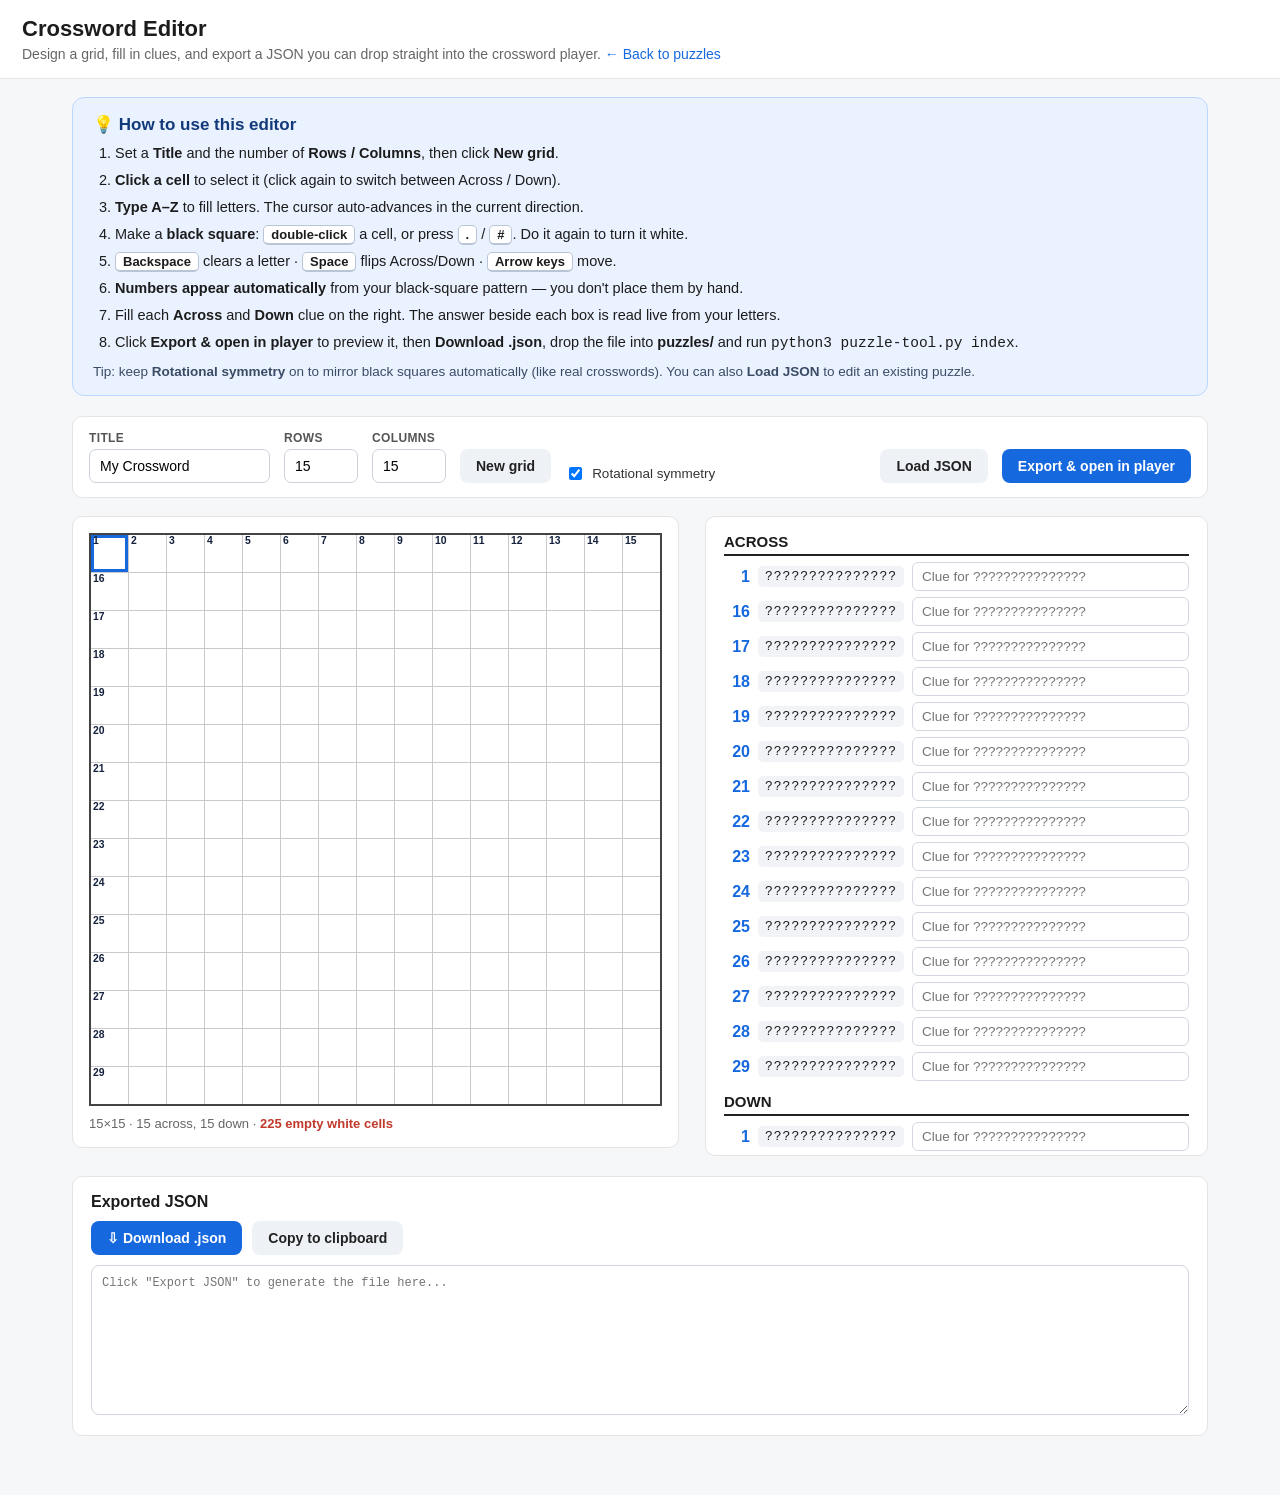
<file: editor.html>
<!DOCTYPE html>
<html lang="en">
<head>
<meta charset="utf-8"/>
<meta name="viewport" content="width=device-width, initial-scale=1"/>
<title>Crossword Editor</title>
<style>
  :root{--blue:#1668df;--band:#cfe0f7;--line:#c9c9c9;--num:#14213d;}
  *{box-sizing:border-box}
  body{margin:0;font-family:-apple-system,BlinkMacSystemFont,"Segoe UI",Roboto,Arial,sans-serif;color:#1c1c1c;background:#f6f7f9}
  header{background:#fff;border-bottom:1px solid #e4e4e4;padding:16px 22px}
  header h1{margin:0;font-size:22px}
  header p{margin:4px 0 0;color:#666;font-size:14px}
  .wrap{max-width:1180px;margin:0 auto;padding:18px 22px 60px}
  /* tutorial */
  .tutorial{background:#eaf2ff;border:1px solid #bcd6ff;border-radius:12px;padding:16px 20px;margin-bottom:20px}
  .tutorial h2{margin:0 0 8px;font-size:17px;color:#123a7a;display:flex;align-items:center;gap:8px}
  .tutorial ol{margin:8px 0 0;padding-left:22px}
  .tutorial li{margin:6px 0;font-size:14.5px;line-height:1.45}
  .tutorial kbd{background:#fff;border:1px solid #b9c4d6;border-bottom-width:2px;border-radius:5px;padding:1px 7px;font-family:inherit;font-size:13px;font-weight:600}
  .tutorial .tip{margin-top:10px;font-size:13.5px;color:#3a4b66}
  /* controls */
  .controls{display:flex;flex-wrap:wrap;align-items:flex-end;gap:14px;background:#fff;border:1px solid #e4e4e4;border-radius:10px;padding:14px 16px;margin-bottom:18px}
  .ctl{display:flex;flex-direction:column;gap:4px}
  .ctl label{font-size:12px;color:#555;font-weight:600;text-transform:uppercase;letter-spacing:.03em}
  .ctl input[type=text],.ctl input[type=number]{border:1px solid #ccd2db;border-radius:7px;padding:8px 10px;font-size:14px}
  .ctl input[type=number]{width:74px}
  .chk{flex-direction:row;align-items:center;gap:7px}
  .chk label{text-transform:none;letter-spacing:0;font-size:13.5px;color:#333;font-weight:500}
  button.btn{border:none;border-radius:8px;padding:9px 16px;font-size:14px;font-weight:600;cursor:pointer}
  .btn.primary{background:var(--blue);color:#fff}
  .btn.ghost{background:#eef1f6;color:#222}
  .btn.primary:hover{filter:brightness(.94)}
  .btn.ghost:hover{background:#e3e7ee}
  .spring{flex:1}
  /* main layout */
  .layout{display:flex;gap:26px;align-items:flex-start;flex-wrap:wrap}
  .gridcard{background:#fff;border:1px solid #e4e4e4;border-radius:10px;padding:16px;display:inline-block}
  .board{--cell:34px;display:grid;gap:1px;background:#c9c9c9;border:2px solid #444;width:max-content}
  .cell{position:relative;width:var(--cell);height:var(--cell);background:#fff;display:flex;align-items:center;justify-content:center;font-size:calc(var(--cell)*0.5);font-weight:700;text-transform:uppercase;cursor:pointer;user-select:none;color:#111}
  .cell.block{background:#333}
  .cell.sel{outline:3px solid var(--blue);outline-offset:-3px;z-index:2}
  .cell .n{position:absolute;top:1px;left:2px;font-size:calc(var(--cell)*0.28);font-weight:600;color:var(--num);line-height:1}
  .status{margin-top:10px;font-size:13px;color:#666}
  .status b{color:#c0392b}
  /* clues */
  .cluescard{flex:1;min-width:320px;background:#fff;border:1px solid #e4e4e4;border-radius:10px;padding:16px 18px;max-height:640px;overflow:auto}
  .cluescard h3{margin:12px 0 6px;font-size:15px;border-bottom:2px solid #222;padding-bottom:4px}
  .cluescard h3:first-child{margin-top:0}
  .crow{display:flex;align-items:center;gap:8px;margin:6px 0}
  .crow .cn{font-weight:700;min-width:26px;text-align:right;color:var(--blue)}
  .crow .ans{font-family:ui-monospace,Menlo,Consolas,monospace;font-size:13px;background:#f1f3f7;border-radius:5px;padding:3px 7px;min-width:96px;letter-spacing:1px}
  .crow input{flex:1;border:1px solid #d3d8e0;border-radius:6px;padding:6px 9px;font-size:13.5px}
  .crow input:focus{outline:2px solid var(--band)}
  /* export */
  .exportcard{margin-top:20px;background:#fff;border:1px solid #e4e4e4;border-radius:10px;padding:16px 18px}
  .exportcard h2{margin:0 0 10px;font-size:16px}
  .exportcard textarea{width:100%;height:150px;border:1px solid #d3d8e0;border-radius:8px;padding:10px;font-family:ui-monospace,Menlo,Consolas,monospace;font-size:12px}
  .exportrow{display:flex;gap:10px;margin-bottom:10px;flex-wrap:wrap;align-items:center}
  .msg{font-size:13px;color:#1a7a3a;font-weight:600}
  #kbcatch{position:fixed;top:0;left:0;opacity:0;width:1px;height:1px;pointer-events:none}
</style>
</head>
<body>
<header>
  <h1>Crossword Editor</h1>
  <p>Design a grid, fill in clues, and export a JSON you can drop straight into the crossword player. <a href="index.html" target="_top" style="color:#1668df;text-decoration:none">&larr; Back to puzzles</a></p>
</header>

<div class="wrap">

  <!-- VISIBLE TUTORIAL -->
  <div class="tutorial">
    <h2>&#128161; How to use this editor</h2>
    <ol>
      <li>Set a <b>Title</b> and the number of <b>Rows / Columns</b>, then click <b>New grid</b>.</li>
      <li><b>Click a cell</b> to select it (click again to switch between Across / Down).</li>
      <li><b>Type A&ndash;Z</b> to fill letters. The cursor auto-advances in the current direction.</li>
      <li>Make a <b>black square</b>: <kbd>double-click</kbd> a cell, or press <kbd>.</kbd> / <kbd>#</kbd>. Do it again to turn it white.</li>
      <li><kbd>Backspace</kbd> clears a letter &middot; <kbd>Space</kbd> flips Across/Down &middot; <kbd>Arrow keys</kbd> move.</li>
      <li><b>Numbers appear automatically</b> from your black-square pattern &mdash; you don't place them by hand.</li>
      <li>Fill each <b>Across</b> and <b>Down</b> clue on the right. The answer beside each box is read live from your letters.</li>
      <li>Click <b>Export &amp; open in player</b> to preview it, then <b>Download .json</b>, drop the file into <b>puzzles/</b> and run <code>python3 puzzle-tool.py index</code>.</li>
    </ol>
    <div class="tip">Tip: keep <b>Rotational symmetry</b> on to mirror black squares automatically (like real crosswords). You can also <b>Load JSON</b> to edit an existing puzzle.</div>
  </div>

  <!-- CONTROLS -->
  <div class="controls">
    <div class="ctl"><label>Title</label><input type="text" id="title" value="My Crossword" size="18"/></div>
    <div class="ctl"><label>Rows</label><input type="number" id="rows" value="15" min="3" max="25"/></div>
    <div class="ctl"><label>Columns</label><input type="number" id="cols" value="15" min="3" max="25"/></div>
    <div class="ctl"><button class="btn ghost" id="newGrid">New grid</button></div>
    <div class="ctl chk"><input type="checkbox" id="sym" checked/><label for="sym">Rotational symmetry</label></div>
    <div class="spring"></div>
    <div class="ctl"><label>&nbsp;</label><button class="btn ghost" id="loadBtn">Load JSON</button><input type="file" id="loadFile" accept=".json" style="display:none"/></div>
    <div class="ctl"><label>&nbsp;</label><button class="btn primary" id="exportBtn">Export &amp; open in player</button></div>
  </div>

  <!-- MAIN -->
  <div class="layout">
    <div class="gridcard">
      <div class="board" id="board"></div>
      <div class="status" id="status"></div>
    </div>
    <div class="cluescard">
      <h3>ACROSS</h3><div id="acrossClues"></div>
      <h3>DOWN</h3><div id="downClues"></div>
    </div>
  </div>

  <!-- EXPORT -->
  <div class="exportcard">
    <h2>Exported JSON</h2>
    <div class="exportrow">
      <button class="btn primary" id="downloadBtn">&#8681; Download .json</button>
      <button class="btn ghost" id="copyBtn">Copy to clipboard</button>
      <span class="msg" id="copyMsg"></span>
    </div>
    <textarea id="jsonOut" readonly placeholder="Click &quot;Export JSON&quot; to generate the file here..."></textarea>
  </div>
</div>

<input id="kbcatch" autocomplete="off"/>
<script>
(function(){
  let R=15,C=15,sym=true;
  let grid=[];          // '#' block, or letter, or ''
  let clues={};         // key "A@r,c" -> text
  let cur=null;         // [r,c]
  let dir='A';
  const board=document.getElementById('board');
  const kb=document.getElementById('kbcatch');
  const K=(r,c)=>r+','+c;

  function makeGrid(r,c){R=r;C=c;grid=[];for(let i=0;i<R;i++){const row=[];for(let j=0;j<C;j++)row.push('');grid.push(row);}cur=[0,0];dir='A';render();}

  function inb(r,c){return r>=0&&r<R&&c>=0&&c<C;}
  function isBlock(r,c){return !inb(r,c)||grid[r][c]==='#';}

  // ---- numbering + slots ----
  function computeSlots(){
    const num=[];for(let r=0;r<R;r++)num.push(new Array(C).fill(0));
    const across=[],down=[];let n=0;
    for(let r=0;r<R;r++)for(let c=0;c<C;c++){
      if(isBlock(r,c))continue;
      const sa=(c===0||isBlock(r,c-1))&&(c+1<C&&!isBlock(r,c+1));
      const sd=(r===0||isBlock(r-1,c))&&(r+1<R&&!isBlock(r+1,c));
      if(sa||sd){n++;num[r][c]=n;
        if(sa){let cc=c,a='';while(cc<C&&!isBlock(r,cc)){a+=(grid[r][cc]||'?');cc++;}across.push({num:n,row:r,col:c,len:cc-c,answer:a});}
        if(sd){let rr=r,a='';while(rr<R&&!isBlock(rr,c)){a+=(grid[rr][c]||'?');rr++;}down.push({num:n,row:r,col:c,len:rr-r,answer:a});}
      }
    }
    return {num,across,down};
  }

  // ---- render ----
  function render(){
    const {num,across,down}=computeSlots();
    board.style.setProperty('--cell',Math.max(20,Math.min(38,Math.floor(560/C)))+'px');
    board.style.gridTemplateColumns='repeat('+C+',var(--cell))';
    board.innerHTML='';
    for(let r=0;r<R;r++)for(let c=0;c<C;c++){
      const el=document.createElement('div');el.className='cell';
      if(grid[r][c]==='#')el.className+=' block';
      if(cur&&cur[0]===r&&cur[1]===c)el.className+=' sel';
      if(num[r][c]){const s=document.createElement('span');s.className='n';s.textContent=num[r][c];el.appendChild(s);}
      if(grid[r][c]&&grid[r][c]!=='#'){const v=document.createElement('span');v.textContent=grid[r][c];el.appendChild(v);}
      el.addEventListener('click',()=>{if(cur&&cur[0]===r&&cur[1]===c){dir=dir==='A'?'D':'A';}else{cur=[r,c];}render();kb.focus({preventScroll:true});});
      el.addEventListener('dblclick',()=>{cur=[r,c];toggleBlock(r,c);});
      board.appendChild(el);
    }
    renderClues(across,down);
    const blanks=countBlanks();
    document.getElementById('status').innerHTML=
      R+'&times;'+C+' &middot; '+across.length+' across, '+down.length+' down'+
      (blanks>0?' &middot; <b>'+blanks+' empty white cell'+(blanks>1?'s':'')+'</b>':' &middot; all cells filled');
  }
  function countBlanks(){let n=0;for(let r=0;r<R;r++)for(let c=0;c<C;c++)if(grid[r][c]==='')n++;return n;}

  function renderClues(across,down){
    const build=(cont,slots,d)=>{
      cont.innerHTML='';
      slots.forEach(s=>{
        const row=document.createElement('div');row.className='crow';
        const key=d+'@'+s.row+','+s.col;
        row.innerHTML='<span class="cn">'+s.num+'</span><span class="ans">'+s.answer+'</span>';
        const inp=document.createElement('input');inp.type='text';inp.placeholder='Clue for '+s.answer;
        inp.value=clues[key]||'';
        inp.addEventListener('input',()=>{clues[key]=inp.value;});
        row.appendChild(inp);cont.appendChild(row);
      });
    };
    build(document.getElementById('acrossClues'),across,'A');
    build(document.getElementById('downClues'),down,'D');
  }

  // ---- editing ----
  function toggleBlock(r,c){
    const now=grid[r][c]==='#';
    grid[r][c]=now?'':'#';
    if(sym){const mr=R-1-r,mc=C-1-c;if(inb(mr,mc)&&!(mr===r&&mc===c))grid[mr][mc]=now?'':'#';}
    render();
  }
  function curSlotCells(){
    if(!cur)return[];const [r,c]=cur;if(isBlock(r,c))return[];
    const cells=[];
    if(dir==='A'){let sc=c;while(sc>0&&!isBlock(r,sc-1))sc--;let cc=sc;while(cc<C&&!isBlock(r,cc)){cells.push([r,cc]);cc++;}}
    else{let sr=r;while(sr>0&&!isBlock(sr-1,c))sr--;let rr=sr;while(rr<R&&!isBlock(rr,c)){cells.push([rr,c]);rr++;}}
    return cells;
  }
  function advance(){
    const cells=curSlotCells();if(!cells.length)return;
    const idx=cells.findIndex(p=>p[0]===cur[0]&&p[1]===cur[1]);
    if(idx>=0&&idx<cells.length-1)cur=cells[idx+1];
    render();
  }
  function moveSel(dr,dc){
    if(!cur)return;let [r,c]=cur;r+=dr;c+=dc;
    while(inb(r,c)){cur=[r,c];render();return;}
  }
  kb.addEventListener('keydown',e=>{
    if(!cur)return;const [r,c]=cur;
    if(e.key==='.'||e.key==='#'){e.preventDefault();toggleBlock(r,c);return;}
    if(e.key==='Backspace'){e.preventDefault();if(grid[r][c]&&grid[r][c]!=='#')grid[r][c]='';else{const cells=curSlotCells();const idx=cells.findIndex(p=>p[0]===r&&p[1]===c);if(idx>0){cur=cells[idx-1];grid[cur[0]][cur[1]]='';}}render();return;}
    if(e.key===' '){e.preventDefault();dir=dir==='A'?'D':'A';render();return;}
    if(e.key==='ArrowRight'){e.preventDefault();dir='A';moveSel(0,1);return;}
    if(e.key==='ArrowLeft'){e.preventDefault();dir='A';moveSel(0,-1);return;}
    if(e.key==='ArrowDown'){e.preventDefault();dir='D';moveSel(1,0);return;}
    if(e.key==='ArrowUp'){e.preventDefault();dir='D';moveSel(-1,0);return;}
    if(/^[a-zA-Z]$/.test(e.key)){e.preventDefault();if(grid[r][c]==='#')grid[r][c]='';grid[r][c]=e.key.toUpperCase();advance();}
  });

  // ---- export ----
  function buildJSON(){
    const {num,across,down}=computeSlots();
    const outGrid=grid.map(row=>row.map(x=>x==='#'?null:(x||'')));
    const A=across.map(s=>({num:s.num,row:s.row,col:s.col,answer:s.answer,clue:clues['A@'+s.row+','+s.col]||'',len:s.len}));
    const D=down.map(s=>({num:s.num,row:s.row,col:s.col,answer:s.answer,clue:clues['D@'+s.row+','+s.col]||'',len:s.len}));
    return {title:document.getElementById('title').value||'Crossword',H:R,W:C,grid:outGrid,num,across:A,down:D};
  }
  function doExport(){
    const obj=buildJSON();
    document.getElementById('jsonOut').value=JSON.stringify(obj,null,2);
    return obj;
  }
  function openInPlayer(obj){const b64=btoa(unescape(encodeURIComponent(JSON.stringify(obj))));window.open('crossword.html#data='+b64,'_blank');}
  document.getElementById('exportBtn').onclick=()=>{const obj=doExport();openInPlayer(obj);};
  document.getElementById('downloadBtn').onclick=()=>{
    const obj=doExport();
    const blob=new Blob([JSON.stringify(obj,null,2)],{type:'application/json'});
    const a=document.createElement('a');a.href=URL.createObjectURL(blob);
    a.download=(obj.title||'crossword').toLowerCase().replace(/[^a-z0-9]+/g,'_').replace(/^_|_$/g,'')+'.json';
    a.click();URL.revokeObjectURL(a.href);
  };
  document.getElementById('copyBtn').onclick=async()=>{
    doExport();const t=document.getElementById('jsonOut');t.select();
    try{await navigator.clipboard.writeText(t.value);}catch(e){document.execCommand('copy');}
    const m=document.getElementById('copyMsg');m.textContent='Copied!';setTimeout(()=>m.textContent='',1500);
  };

  // ---- load existing ----
  document.getElementById('loadBtn').onclick=()=>document.getElementById('loadFile').click();
  document.getElementById('loadFile').addEventListener('change',ev=>{
    const f=ev.target.files[0];if(!f)return;const rd=new FileReader();
    rd.onload=()=>{try{
      const o=JSON.parse(rd.result);
      R=o.H;C=o.W;grid=o.grid.map(row=>row.map(x=>x===null?'#':(x||'')));
      clues={};(o.across||[]).forEach(s=>clues['A@'+s.row+','+s.col]=s.clue||'');
      (o.down||[]).forEach(s=>clues['D@'+s.row+','+s.col]=s.clue||'');
      document.getElementById('title').value=o.title||'Crossword';
      document.getElementById('rows').value=R;document.getElementById('cols').value=C;
      cur=[0,0];dir='A';render();
    }catch(err){alert('Could not read JSON: '+err.message);}};
    rd.readAsText(f);ev.target.value='';
  });

  // ---- controls ----
  document.getElementById('newGrid').onclick=()=>{
    const r=Math.max(3,Math.min(25,+document.getElementById('rows').value||15));
    const c=Math.max(3,Math.min(25,+document.getElementById('cols').value||15));
    if(countBlanks()<R*C && !confirm('Start a new blank '+r+'×'+c+' grid? Current work will be cleared.'))return;
    clues={};makeGrid(r,c);
  };
  document.getElementById('sym').onchange=e=>{sym=e.target.checked;};

  makeGrid(15,15);
})();
</script>
</body>
</html>
</file>
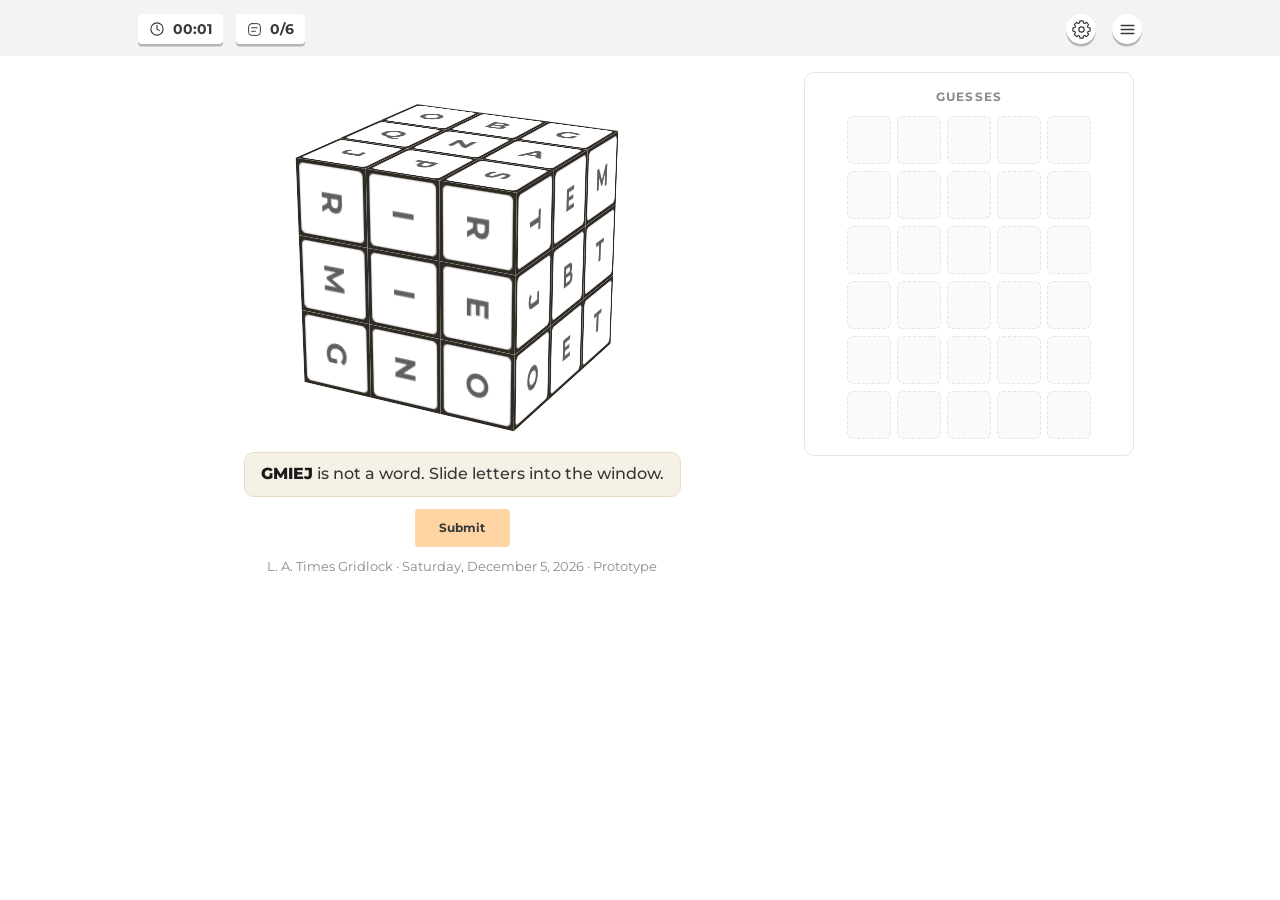
<file: gridlock.html>
<!DOCTYPE html>
<html lang="en">
<head>
<meta charset="utf-8"/>
<meta name="viewport" content="width=device-width, initial-scale=1, viewport-fit=cover"/>
<title>Gridlock</title>
<link rel="preconnect" href="https://fonts.googleapis.com">
<link rel="preconnect" href="https://fonts.gstatic.com" crossorigin>
<link href="https://fonts.googleapis.com/css2?family=Montserrat:wght@400;500;600;700;900&display=swap" rel="stylesheet">
<link rel="stylesheet" href="core.css">
<style>
  /* gridlock-only styles — everything shared lives in core.css. The board is a
     sliding letter grid, but the chrome around it is the same toolbar, rail,
     overlays, dock and caption the other games use. */
  #app{max-width:1040px;--amber2:#bf8412;--brass:#a8763b}
  .main{display:grid;grid-template-columns:1fr 330px;gap:26px;padding:16px 26px 10px;
        flex:1 1 auto;min-height:0}
  .stage{min-width:0;display:flex;flex-direction:column;align-items:center;gap:12px}

  /* ---------- the board ----------
     A flat grid: every row is drawn at full size, so nothing is foreshortened
     out of legibility. Cells are placed by transform rather than by layout,
     which is what lets a whole line slide under the finger and then settle
     without anything reflowing. */
  .boardwrap{display:flex;flex-direction:column;align-items:center;gap:5px;
             user-select:none;-webkit-user-select:none;touch-action:none}
  .midrow{display:flex;align-items:center;gap:5px}
  .board{position:relative;overflow:hidden;
         width:calc(var(--cw) * 7);height:calc(var(--chh) * 5)}

  .cell{position:absolute;left:0;top:0;width:var(--cw);height:var(--chh);
        padding:var(--pad);box-sizing:border-box;
        transform:translate(calc(var(--bx) + var(--dx,0px)), calc(var(--by) + var(--dy,0px)))
                  scale(var(--sc,1));
        transition:transform .17s cubic-bezier(.3,.05,.2,1)}
  .cell.nofx{transition:none}
  /* Everything outside the window is context, so it is set smaller and
     lighter; the five cells being read are larger, darker and heavier. The
     word you are building should be the first thing the eye lands on. */
  .cell span{display:flex;align-items:center;justify-content:center;width:100%;height:100%;
             background:#fff;border:1px solid #e4e4e4;border-radius:6px;
             font-weight:600;font-size:calc(var(--chh) * .41);line-height:1;
             color:#8c8c8c;
             transition:background .18s,border-color .18s,color .18s,font-size .18s}
  /* the window: the middle row's inner five cells, banded in brass */
  .cell.win span{border-color:var(--brass);border-width:2px;color:var(--ink3);
             background:#fffaf0;font-weight:800;font-size:calc(var(--chh) * .56);
             box-shadow:0 1px 3px rgba(0,0,0,.07)}
  .cell.exact span{background:var(--ok);border-color:#0a7d4c;color:#fff}
  .cell.moved span{background:var(--amber2);border-color:#96670c;color:#fff}
  /* Ghosts sit just off each end of every line carrying the letter that wraps
     in. They are clipped away at rest and only ever seen mid-slide — without
     them a sliding line would show a gap where the wrap should be. */
  .cell.ghost span{opacity:.95}

  /* ---------- the cube ----------
     The board IS the cube. Every one of its 35 tiles becomes a sticker on a
     3x3x3 Rubik's cube -- Turnspell's cube, driven by Turnspell's engine --
     and gets there by folding, the way a paper net does: the middle 3x3 stays
     put as the front face, the columns either side fold back round its edges
     to make the sides, and the top and bottom rows fold over to make the top
     and bottom. A tile never changes its letter on the way; it is the same
     element, carried by a hinge.

     The 19 stickers the board does not cover are the back of the cube. They
     come into view as it closes, and they are where the word's letters wait:
     the turns after the fold bring them together on one face.

     The cube is built for the animation and thrown away after it, so nothing
     in the playing path knows it exists. */
  .stage{perspective:1500px}
  .boardwrap{transform-style:preserve-3d}
  /* Every level between the stage and a sticker keeps its depth while the
     cube is up, or the cube is flattened into the board's plane. The board's
     clip breaks it hardest -- overflow is a grouping property, and a group is
     flat -- and nothing needs clipping meanwhile. */
  .boardwrap.cubing .midrow,
  .boardwrap.cubing .board{transform-style:preserve-3d}
  .boardwrap.cubing .board{overflow:visible}
  .boardwrap.cubing .colarrows,
  .boardwrap.cubing .rowarrows{opacity:0;pointer-events:none;transition:opacity .28s}
  .boardwrap.nofade .colarrows,
  .boardwrap.nofade .rowarrows{transition:none}
  /* The ghosts go at once, not on a fade: they were only ever hidden by the
     board's clip, and the clip comes off the moment the cube goes up. */
  .boardwrap.cubing .cell.ghost{visibility:hidden}
  /* a tile whose sticker is standing exactly where it is */
  .cell.swapped{visibility:hidden}

  .gcube{position:absolute;left:50%;top:50%;width:0;height:0;z-index:4;
         transform-style:preserve-3d;pointer-events:none;
         transition:transform .76s cubic-bezier(.4,.1,.25,1)}
  /* One sticker, one plane -- Turnspell's construction. Flat, a sticker is a
     board tile, looked at exactly as the tile under it: clear gap, white
     tile, hairline. Closed, the gap goes dark and narrows, which seals the
     shell. A turn is a rotation prepended to the placement (--lr). */
  .gst{position:absolute;left:0;top:0;
       margin:calc(var(--cw) / -2) 0 0 calc(var(--cw) / -2);
       width:var(--cw);height:var(--cw);box-sizing:border-box;
       display:flex;align-items:center;justify-content:center;
       font-weight:600;font-size:calc(var(--chh) * .41);line-height:1;color:#8c8c8c;
       background:transparent;backface-visibility:hidden;
       transform:var(--lr,rotate(0deg)) var(--pl);
       transition:transform .52s cubic-bezier(.33,.72,.3,1),
                  opacity .32s ease,background .3s ease,color .3s ease}
  /* the fold itself: slower, and eased at both ends like a hand doing it */
  .gcube.folding .gst{transition:transform .72s cubic-bezier(.45,.05,.25,1),
                                 opacity .4s ease,background .4s ease,color .4s ease}
  /* no transition on the tile's inset or corners: eight longhands apiece,
     across 54 stickers, for a seam nobody can see change */
  .gst::before{content:'';position:absolute;inset:var(--pad);
               background:#fff;border:1px solid #e4e4e4;border-radius:6px;
               box-sizing:border-box}
  .gst .ch{position:relative;z-index:1}
  .gst .num{position:absolute;z-index:1;top:calc(var(--cw) * .1);left:calc(var(--cw) * .13);
            font-size:calc(var(--cw) * .2);font-weight:700;line-height:1;color:#a07a35}
  /* the window row on the board, and the word once the cube has made it:
     brass, larger, darker */
  .gst.word{font-weight:800;font-size:calc(var(--chh) * .56);color:var(--ink3)}
  .gst.word::before{background:#fffaf0;border:2px solid var(--brass)}
  .gst.hid{opacity:0}
  .gcube.closed .gst{background:#2f2a24}
  .gcube.closed .gst::before{inset:calc(var(--cw) * .045);border-radius:4px}
  .gcube.closed .gst:not(.word){color:#5f5f5f;font-weight:700}
  /* a face turn: quicker, and on its own curve */
  .gcube .gst.turning{transition:transform .3s cubic-bezier(.4,.05,.2,1)}
  /* specific enough to beat the fold's own transition rule */
  .gcube.nofx,.gcube.nofx .gst,.gcube .gst.nofx{transition:none}

  @media(prefers-reduced-motion:reduce){
    .gcube,.gst,.gcube.folding .gst{transition:none}
  }

  .colarrows{display:flex;gap:0}
  .colarrows button{width:var(--cw);display:flex;align-items:center;justify-content:center}
  .rowarrows{display:flex;flex-direction:column;gap:0}
  .rowarrows button{height:var(--chh);display:flex;align-items:center;justify-content:center}
  .abtn{border:none;background:none;color:#b0b0b0;font-size:11px;cursor:pointer;
        padding:0;font-family:var(--font);transition:color .12s}
  .abtn:hover{color:var(--ink)}
  .abtn:focus-visible{outline:2px solid var(--focus);outline-offset:-2px;border-radius:4px}

  /* the rank earned for the number of guesses it took */
  .rank{margin:2px 0 0;font-size:26px;font-weight:900;color:var(--brass);
        letter-spacing:.01em}

  /* ---------- guess row + submit ---------- */
  .btn.sub{height:38px;padding:0 22px}
  /* This line is the game talking back — whether the window is a word, why a
     guess was refused, how many are left. At 14px grey it read as a caption
     and went unnoticed, so it is now a band of its own. */
  .hintline{font-size:15.5px;color:var(--ink);text-align:center;margin:0 auto;
            min-height:2.6em;line-height:1.35;font-weight:500;
            /* NOT flex: it makes the <b> a flex item and eats the space after
               it, so "NSHBR is not a word" ran together */
            display:block;
            max-width:30rem;padding:11px 16px;border-radius:10px;
            background:#f6f1e7;border:1px solid #e8dcc4}
  .hintline b{color:var(--ink3);font-weight:800}
  /* a refusal should look different from a nudge */
  .hintline.warn{background:#fdecea;border-color:#f3c7c1;color:#8a2a20}
  .hintline.good{background:#e9f7ef;border-color:#bfe6cf;color:#0a6b41}
  .caption{font-size:12.5px;color:#8a8a8a;text-align:center;margin:0}

  /* ---------- history + alphabet ---------- */
  .rail{display:flex;flex-direction:column;gap:14px;min-width:0}
  .rbox{border:1px solid #e6e6e6;border-radius:var(--panel-radius);background:#fff;padding:16px 14px}
  .railhead{font-size:12px;font-weight:700;letter-spacing:.09em;text-transform:uppercase;
            color:#8a8a8a;text-align:center;margin-bottom:12px}
  .hist{display:flex;flex-direction:column;gap:7px}
  .hrow{display:flex;gap:6px;justify-content:center}
  .hrow i{width:44px;height:48px;border-radius:6px;background:#f2f2f2;
          border:1px solid #e0e0e0;display:flex;align-items:center;justify-content:center;
          font-size:22px;font-weight:700;font-style:normal;color:var(--ink3)}
  .hrow i.exact{background:var(--ok);border-color:#0a7d4c;color:#fff}
  .hrow i.moved{background:var(--amber2);border-color:#96670c;color:#fff}
  .hrow.empty i{background:#fafafa;border-style:dashed;border-color:#e4e4e4}
  .alphaGONE{display:none}
  .alphaGONE b{
           display:flex;align-items:center;justify-content:center;font-size:14px;font-weight:700}
  .alpha b.exact{background:var(--ok);color:#fff}
  .alpha b.moved{background:var(--amber2);color:#fff}
  .alpha b.absent{background:#dcdcdc;color:#9a9a9a}

  /* ---------- mobile ---------- */
  #mobiledock{display:none}
  @media(max-width:860px){
    .main{grid-template-columns:1fr;gap:8px;padding:6px 10px 2px}
    .rail{display:none}
    /* The guess history is not optional. Without it you have to remember six
       marked guesses, which is the whole game — it was missing here, and that
       made the phone version far harder than the desktop one. It sits beside
       the alphabet so both fit in the dock. */
    #mobiledock{display:flex;gap:12px;align-items:flex-start;justify-content:center;
                padding:8px 10px 12px;flex:none;border-top:1px solid #ececec;background:#fff}
    #mobiledock .hist{gap:3px}
    #mobiledock .alpha{max-width:132px}
    .hrow{gap:3px}
    .hrow i{width:21px;height:23px;font-size:11.5px;border-radius:3px}
    .alpha b{width:19px;height:21px;font-size:10px}
  }
  @media(prefers-reduced-motion:reduce){ .cell{transition:none} }
</style>
</head>
<body>
<div id="app">

  <div class="main">
    <div class="stage">
      <div class="boardwrap" id="boardwrap">
        <div class="colarrows" id="colUp"></div>
        <div class="midrow">
          <div class="rowarrows" id="rowLeft"></div>
          <div class="board" id="board"></div>
          <div class="rowarrows" id="rowRight"></div>
        </div>
        <div class="colarrows" id="colDown"></div>
      </div>
      <p class="hintline" id="hintline">&mdash;</p>
      <div><button class="btn pri sub" type="button" id="submitBtn">Submit</button></div>
      <p class="caption" id="caption"></p>
    </div>

    <div class="rail">
      <div class="rbox">
        <div class="railhead">Guesses</div>
        <div class="hist" id="hist"></div>
      </div>
    </div>
  </div>

  <div id="mobiledock">
    <div class="hist" id="histMob"></div>
  </div>

  <!-- Settings -->
  <div class="overlay" id="settingsOverlay"><div class="modal" role="dialog" aria-modal="true" aria-labelledby="dlgH-set">
    <div class="mhead"><h2 id="dlgH-set">Settings</h2>
      <button class="mclose" type="button" data-close aria-label="Close"><svg width="24" height="24" aria-hidden="true"><use href="icons.svg#i-close"/></svg></button></div>
    <div class="mbody">
      <div class="sgroup">
        <div class="srow"><div class="lab"><b>Show timer</b><span>Shows the timer while playing this puzzle</span></div>
          <label class="sw"><input type="checkbox" id="optTimerShown" checked/><i></i></label></div>
        <div class="srow"><div class="lab"><b>Drag to slide</b><span>Drag a row or a column to keep sliding it as far as you like, instead of using the arrows</span></div>
          <label class="sw"><input type="checkbox" id="optDrag" checked/><i></i></label></div>
        <div class="srow"><div class="lab"><b>Animate slides</b><span>Turn this off if the board feels slow on your device</span></div>
          <label class="sw"><input type="checkbox" id="optAnim" checked/><i></i></label></div>
      </div>
    </div>
    <div class="mbtns"><button class="btn pri" type="button" id="applySettings">Apply</button></div>
  </div></div>

  <!-- How to play -->
  <div class="overlay" id="howtoOverlay"><div class="modal" role="dialog" aria-modal="true" aria-labelledby="dlgH-howto">
    <div class="mhead"><h2 id="dlgH-howto">How To Play</h2>
      <button class="mclose" type="button" data-close aria-label="Close"><svg width="24" height="24" aria-hidden="true"><use href="icons.svg#i-close"/></svg></button></div>
    <div class="mbody">
      <p>A five-letter word is hidden. Spell your guess in the <b>brass window</b> across the middle of the board, then submit it.</p>
      <p><b>Slide a column</b> up or down, or <b>slide a row</b> left or right. Everything wraps around, and the spare slot at each end of the window is what you slide letters through.</p>
      <p>A column only holds the letters it happens to hold, so sliding rows is how you fetch a letter it does not have.</p>
      <p>Submitting marks your guess the way Wordle does: <b class="lg">green</b> for the right letter in the right place, <b class="la">amber</b> for a letter in the word but somewhere else, grey for a letter that is not in it at all.</p>
      <p>You get <b>six guesses</b>. Sliding is free &mdash; only submitting costs you one.</p>
    </div>
    <div class="mbtns"><button class="btn pri" type="button" data-close>Got it</button></div>
  </div></div>

  <!-- Support -->
  <div class="overlay" id="supportOverlay"><div class="modal" role="dialog" aria-modal="true" aria-labelledby="dlgH-support">
    <div class="mhead"><h2 id="dlgH-support">Support</h2>
      <button class="mclose" type="button" data-close aria-label="Close"><svg width="24" height="24" aria-hidden="true"><use href="icons.svg#i-close"/></svg></button></div>
    <div class="mbody">
      <p>Something not working? Quote the ticket number below and we can look up this exact puzzle.</p>
      <p><b>Ticket number: <span id="ticketNo">&mdash;</span></b></p>
      <p id="copyrightLine">&copy; 2026 Tribune Content Agency, LLC</p>
    </div>
    <div class="mbtns"><button class="btn pri" type="button" data-close>Close</button></div>
  </div></div>

  <!-- Win / lose -->
  <div class="overlay" id="winOverlay"><div class="modal" role="dialog" aria-modal="true" aria-labelledby="dlgH-win">
    <div class="mhead"><h2 id="dlgH-win">Congratulations!</h2>
      <button class="mclose" type="button" data-close aria-label="Close"><svg width="24" height="24" aria-hidden="true"><use href="icons.svg#i-close"/></svg></button></div>
    <div class="mbody center">
      <p id="winLine">&mdash;</p>
      <p class="rank" id="winRank"></p>
      <div class="stats">
        <div class="stat"><span>Guesses</span><b id="winGuesses">0</b></div>
        <div class="stat"><span>Time</span><b id="winTime">&mdash;</b></div>
      </div>
    </div>
    <div class="mbtns"><button class="btn pri" type="button" id="winShare">Share</button></div>
    <p class="winnext"><button type="button" id="winMore">More puzzles</button></p>
  </div></div>

  <div class="overlay" id="dialogOverlay"><div class="modal" role="dialog" aria-modal="true" aria-labelledby="dlgTitle">
    <div class="mhead"><h2 id="dlgTitle">&mdash;</h2>
      <button class="mclose" type="button" data-close aria-label="Close"><svg width="24" height="24" aria-hidden="true"><use href="icons.svg#i-close"/></svg></button></div>
    <div class="mbody center"><p id="dlgBody">&mdash;</p></div>
    <div class="mbtns">
      <button class="btn sec" type="button" id="dlgClose">Close</button>
      <button class="btn pri" type="button" id="dlgOk">Ok</button>
    </div>
  </div></div>

  <div id="menuScrim"></div>
  <div class="toast" id="toast" role="status" aria-live="polite"></div>
  <div id="live" class="sr-only" role="status" aria-live="polite"></div>
</div>

<script src="games.js"></script>
<script src="core.js"></script>
<script src="words-5.js"></script>
<script src="gridlock-engine.js"></script>
<script src="turnspell-engine.js"></script>
<script>
(function(){
  'use strict';
  const $=XW.$, S=window.GRIDLOCK;

  (function(){
    const want=new URLSearchParams(location.search).get('game')||'gridlock';
    const g=window.GAMES&&window.GAMES[want];
    XW.gameId=(g&&g.live&&g.player==='gridlock.html')?want:'gridlock';
  })();

  /* ---------- which puzzle ---------- */
  const params=new URLSearchParams(location.search);
  const today=S.todayISO();
  const parsed=S.parseId(params.get('p')||'');
  const asked=(parsed&&parsed.date)||today;
  const iso=(asked>today)?today:asked;
  const substituted=(asked>today)?asked:null;

  const P=S.forDate(iso), puzId=P.id;
  XW.puzzleId=puzId;
  document.title='Gridlock — '+iso;

  const DOW=['Sunday','Monday','Tuesday','Wednesday','Thursday','Friday','Saturday'];
  const MON=['January','February','March','April','May','June','July','August','September','October','November','December'];
  (function(){
    const d=new Date(iso+'T00:00:00');
    const G=(window.GAMES&&window.GAMES[XW.gameId])||{};
    $('#caption').textContent='L. A. Times '+(G.label||'Gridlock')+' · '+
      DOW[d.getDay()]+', '+MON[d.getMonth()]+' '+d.getDate()+', '+d.getFullYear()+(G.tag?' · '+G.tag:'');
  })();

  /* ---------- state ---------- */
  let grid=S.clone(P.start), guesses=[], won=false, lost=false;
  const opts={anim:true, drag:true};

  /* ---------- chrome ---------- */
  const app=document.getElementById('app');
  XW.mountToolbar(app,{
    left:['timer',{id:'tries',kind:'pill',icon:'i-task-square',size:15,text:'0/6',label:'Guesses used'}],
    right:['settings','menu'],
    menuItems:[['more','More puzzles'],['howto','How to play'],['restart','Start again'],
               ['share','Share'],['support','Support']]
  });
  app.insertBefore($('.topbar'),$('.main'));

  /* ---------- build ----------
     Real cells, plus a ghost off each end of every line. A ghost carries the
     letter that will wrap in, so a line sliding under the finger never shows
     a hole where the wrap belongs. */
  const boardEl=$('#board'), cellEls=[], ghost={colTop:[],colBot:[],rowL:[],rowR:[]};
  const mkCell=(bx,by,cls)=>{
    const d=document.createElement('div');
    d.className='cell'+(cls?' '+cls:'');
    d.style.setProperty('--bx',bx); d.style.setProperty('--by',by);
    d.appendChild(document.createElement('span'));
    boardEl.appendChild(d); return d;
  };
  const px=(mult,varName)=>'calc(var('+varName+') * '+mult+')';

  function build(){
    boardEl.innerHTML=''; cellEls.length=0;
    ghost.colTop.length=ghost.colBot.length=ghost.rowL.length=ghost.rowR.length=0;
    for(let r=0;r<S.ROWS;r++) for(let c=0;c<S.COLS;c++)
      cellEls[S.at(r,c)]=mkCell(px(c,'--cw'),px(r,'--chh'));
    for(let c=0;c<S.COLS;c++){
      ghost.colTop[c]=mkCell(px(c,'--cw'),px(-1,'--chh'),'ghost');
      ghost.colBot[c]=mkCell(px(c,'--cw'),px(S.ROWS,'--chh'),'ghost');
    }
    for(let r=0;r<S.ROWS;r++){
      ghost.rowL[r]=mkCell(px(-1,'--cw'),px(r,'--chh'),'ghost');
      ghost.rowR[r]=mkCell(px(S.COLS,'--cw'),px(r,'--chh'),'ghost');
    }

    /* arrows sit against the line they move, so position says which is which */
    const arrows=(host,n,glyph,make)=>{
      host.innerHTML='';
      for(let i=0;i<n;i++){
        const b=document.createElement('button');
        b.type='button'; b.className='abtn'; b.textContent=glyph;
        make(b,i); host.appendChild(b);
      }
    };
    arrows($('#colUp'),S.COLS,'▲',(b,c)=>{
      b.setAttribute('aria-label','Slide column '+(c+1)+' up');
      b.onclick=()=>move(['c',c,-1]); });
    arrows($('#colDown'),S.COLS,'▼',(b,c)=>{
      b.setAttribute('aria-label','Slide column '+(c+1)+' down');
      b.onclick=()=>move(['c',c,1]); });
    arrows($('#rowLeft'),S.ROWS,'◀',(b,r)=>{
      b.setAttribute('aria-label','Slide row '+(r+1)+' left');
      b.onclick=()=>move(['r',r,-1]); });
    arrows($('#rowRight'),S.ROWS,'▶',(b,r)=>{
      b.setAttribute('aria-label','Slide row '+(r+1)+' right');
      b.onclick=()=>move(['r',r,1]); });
  }

  /* ---------- sizing ---------- */
  function size(){
    const mob=window.matchMedia('(max-width:860px)').matches;
    const avail=Math.min($('.stage').clientWidth||340, mob?400:560);
    const cw=Math.max(30,Math.min(mob?46:66,(avail-44)/S.COLS));
    const wrap=$('#boardwrap');
    wrap.style.setProperty('--cw',cw+'px');
    wrap.style.setProperty('--chh',cw+'px');
    wrap.style.setProperty('--pad',Math.max(2,Math.round(cw*0.06))+'px');
  }
  addEventListener('resize',size);
  if(window.visualViewport) visualViewport.addEventListener('resize',size);

  /* ---------- painting ---------- */
  function paint(){
    const cur=S.windowWord(grid);
    for(let r=0;r<S.ROWS;r++) for(let c=0;c<S.COLS;c++){
      const el=cellEls[S.at(r,c)];
      el.firstChild.textContent=grid[S.at(r,c)];
      const inWord=r===S.WIN_ROW&&c>=S.WIN_COL&&c<S.WIN_COL+S.LEN;
      el.classList.toggle('win',inWord);
      el.classList.remove('exact','moved');
      el.setAttribute('aria-label','Row '+(r+1)+' column '+(c+1)+', '+grid[S.at(r,c)]);
    }
    /* ghosts mirror whatever is about to wrap in from the far side */
    for(let c=0;c<S.COLS;c++){
      ghost.colTop[c].firstChild.textContent=grid[S.at(S.ROWS-1,c)];
      ghost.colBot[c].firstChild.textContent=grid[S.at(0,c)];
    }
    for(let r=0;r<S.ROWS;r++){
      ghost.rowL[r].firstChild.textContent=grid[S.at(r,S.COLS-1)];
      ghost.rowR[r].firstChild.textContent=grid[S.at(r,0)];
    }
    XW.setChip('tries',guesses.length+'/'+S.ATTEMPTS);
    const valid=S.isWord(cur);
    $('#submitBtn').disabled=won||lost||!valid;
    $('#hintline').innerHTML = won  ? 'Solved in <b>'+guesses.length+'</b> '+(guesses.length===1?'guess':'guesses')+'.'
                             : lost ? 'Out of guesses. The word was <b>'+P.target+'</b>.'
                             : valid ? 'Window reads <b>'+cur+'</b> &mdash; submit it, or keep sliding.'
                                     : '<b>'+cur+'</b> is not a word. Slide letters into the window.';
    paintHistory(); paintAlpha(); save();
  }

  /* Both histories, the rail's and the dock's, from one place — a phone needs
     the record of its guesses every bit as much as a desktop does. */
  function paintHistory(){
    [$('#hist'),$('#histMob')].forEach(host=>{
      if(!host) return;
      host.innerHTML='';
      for(let i=0;i<S.ATTEMPTS;i++){
        const row=document.createElement('div');
        row.className='hrow'+(i<guesses.length?'':' empty');
        const g=guesses[i]||'', m=g?S.mark(g,P.target):null;
        for(let k=0;k<S.LEN;k++){
          const t=document.createElement('i');
          if(g){ t.textContent=g[k]; if(m[k]!=='absent') t.className=m[k]; }
          row.appendChild(t);
        }
        host.appendChild(row);
      }
    });
  }
  /* The alphabet panel is gone (Anna's note). The marked guesses above it
     already carry which letters are in and out, and it was the one piece of
     the rail nobody was reading. S.letterStatus stays in the engine for
     whatever wants it next. */
  function paintAlpha(){}

  /* ---------- sliding ----------
     One place decides which cells belong to a line and how far they are
     offset, so the buttons and the drag drive exactly the same motion. */
  function lineCells(kind,idx){
    const out=[];
    if(kind==='c'){
      for(let r=0;r<S.ROWS;r++) out.push(cellEls[S.at(r,idx)]);
      out.push(ghost.colTop[idx],ghost.colBot[idx]);
    }else{
      for(let c=0;c<S.COLS;c++) out.push(cellEls[S.at(idx,c)]);
      out.push(ghost.rowL[idx],ghost.rowR[idx]);
    }
    return out;
  }
  /* ---------- the cube ----------
     Turnspell's engine does the cube: 54 stickers, each knowing its cubie
     (p) and its outward normal (n), and a face turn is a quarter turn of
     both. A sticker's resting placement is read straight off those vectors,
     exactly as Turnspell places its own, so the picture and the model cannot
     disagree.

     Folding is the other half. A board tile's sticker carries a HINGE: a
     point on the edge it folds about, an angle, and its offset from that
     edge. Flat, the angle is 0 and it lies where its tile lies; folded, the
     angle is 90 and it lies where the cube puts it. Both are written as the
     same five functions with only the numbers changed, so the browser turns
     the hinge rather than blending two matrices -- which would send the
     stickers flying across on diagonals instead of folding. */
  const T=window.TURNSPELL;
  const wrapEl=$('#boardwrap');
  const reducedMotion=()=>window.matchMedia&&
        window.matchMedia('(prefers-reduced-motion: reduce)').matches;

  const FOLDMS=720, FLAP=160, TILT=760, TURNMS=300, GAP=90, PRESENT=700;
  /* the word's cells on its face, in the order it is read: top corners, the
     centre, bottom corners -- the same cells as Turnspell's slots, but with
     the middle letter in the middle */
  const WORD_CELLS=[0,2,4,6,8];
  const FACE_ROT={F:'',B:'rotateY(180deg)',R:'rotateY(90deg)',
                  L:'rotateY(-90deg)',U:'rotateX(90deg)',D:'rotateX(-90deg)'};
  /* a clockwise turn of each face, in the cube's CSS space -- Turnspell's */
  const LAYER_AXIS={U:'Y',D:'Y',R:'X',L:'X',F:'Z',B:'Z'};
  const LAYER_DEG={U:-90,D:90,R:90,L:-90,F:90,B:-90};
  /* the whole-cube turn that brings a face round to the reader */
  const PRESENT_ROT={F:[0,0],R:[0,-90],L:[0,90],U:[-90,0],D:[90,0],B:[0,180]};

  const cubeCw=()=>parseFloat(getComputedStyle(wrapEl).getPropertyValue('--cw'))||40;
  const pxs=v=>v.toFixed(1)+'px';
  /* The cube's pose, always the same six functions so any two poses tween
     cleanly. The size is scale3d, not scale: scale() is two-dimensional and
     leaves depth alone, which made the cube a box a fifth shallower than it
     was wide -- and once a top or bottom face was turned to the front, that
     missing depth showed as missing height. It sits half a cube back, so that the front face -- the board's
     middle block -- is in the board's own plane and the folded faces go back
     behind it, as a real fold would. */
  const pose=(tx,ty,face,sc)=>{
    const pr=PRESENT_ROT[face||'F'];
    return 'translateZ('+pxs(-1.5*cubeCw())+') rotateX('+tx+'deg) rotateY('+ty+'deg) '+
           'rotateX('+pr[0]+'deg) rotateY('+pr[1]+'deg) scale3d('+sc+','+sc+','+sc+')';
  };
  const SQUARE=()=>pose(0,0,'F',1);
  const TILTED=f=>pose(-20,-28,f,1.25);

  /* Opening and closing are the same pieces moving opposite ways, so a
     straggling timer from one can undo the other. Each run takes a number
     and its timers drop out once a newer run starts. */
  let fxRun=0, cubeEl=null, cstate=null, stEls=[];
  const fxStart=()=>++fxRun;
  const fxAfter=(run,ms,fn)=>setTimeout(()=>{ if(run===fxRun) fn(); },ms);
  const faceOf=n=>T.faceOfNormal(n);

  /* ---- the fold: where each board tile goes, and the hinge it goes by ----
     The board is 7x5 and a face is 3x3. The middle 3x3 is the front face.
     Columns 0-1 fold back about the front face's left edge onto the left
     face, nearest columns first; columns 5-6 likewise onto the right. Rows 0
     and 4 fold over its top and bottom edges onto the top and bottom faces.
     Their four end tiles each side have nothing beneath them once the sides
     are back, so they fold over with their row and tuck in along the top or
     bottom face's side columns. Faces are given as Turnspell's (col,row). */
  function foldMap(){
    const cw=cubeCw(), h=1.5*cw, out=[];
    const mc=(S.COLS-1)/2, mr=(S.ROWS-1)/2;
    for(let r=0;r<S.ROWS;r++) for(let c=0;c<S.COLS;c++){
      const fx=(c-mc)*cw, fy=(r-mr)*cw;
      const m={r:r,c:c,from:[fx,fy]};
      const band=r>=1&&r<=3;
      if(band&&c>=2&&c<=4){
        Object.assign(m,{f:'F',col:c-2,row:r-1,H:[0,0,h],ax:'',ang:0,to:[fx,fy],delay:0});
      }else if(band&&c<=1){
        Object.assign(m,{f:'L',col:c+1,row:r-1,H:[-h,0,h],ax:'Y',ang:-90,
                         from:[fx+h,fy],to:[fx+h,fy],delay:0});
      }else if(band&&c>=5){
        Object.assign(m,{f:'R',col:c-5,row:r-1,H:[h,0,h],ax:'Y',ang:90,
                         from:[fx-h,fy],to:[fx-h,fy],delay:0});
      }else{
        const top=(r===0), sg=top?-1:1;          /* -1 up, +1 down (CSS y) */
        const f=top?'U':'D';
        let col,row,to;
        if(c>=2&&c<=4){ col=c-2; row=top?2:0; to=[fx,fy-sg*h]; }
        else{
          const side=c<2?-1:1, far=(c===0||c===6);
          col=side<0?0:2;
          row=top?(far?0:1):(far?2:1);
          to=[side*cw, sg*(far?2.5:1.5)*cw];
        }
        Object.assign(m,{f:f,col:col,row:row,H:[0,sg*h,h],ax:'X',ang:top?90:-90,
                         from:[fx,fy-sg*h],to:to,delay:FLAP});
      }
      out.push(m);
    }
    return out;
  }
  function hinge(m,closed){
    const A=(closed&&m.ax==='X')?m.ang:0, B=(closed&&m.ax==='Y')?m.ang:0;
    const o=closed?m.to:m.from;
    return 'translate3d('+pxs(m.H[0])+','+pxs(m.H[1])+','+pxs(m.H[2])+') '+
           'rotateX('+A+'deg) rotateY('+B+'deg) translate3d('+pxs(o[0])+','+pxs(o[1])+',0px)';
  }
  /* where Turnspell would put this sticker at rest */
  function placement(st){
    const f=faceOf(st.n), cell=T.cellOf(f,st.p);
    const row=Math.floor(cell/3), col=cell%3, cw=cubeCw();
    return (FACE_ROT[f]?FACE_ROT[f]+' ':'')+'translateZ('+pxs(1.5*cw)+') '+
           'translate('+pxs((col-1)*cw)+','+pxs((row-1)*cw)+')';
  }

  /* ---- planting the word ----
     A short run of face turns is chosen, seeded by the puzzle so everyone
     sees the same, after which the word's five slots on some face -- the
     corners and the centre, read like text so the third letter is the one in
     the middle (S.P / E / N.D) -- are all stickers the board does NOT
     cover, so the word's letters can wait there from the start without any
     tile's letter changing, and most of them arrive from other faces. */
  function seeded(str){
    let h=2166136261>>>0;
    for(let i=0;i<str.length;i++){ h^=str.charCodeAt(i); h=Math.imul(h,16777619)>>>0; }
    return ()=>{ h=(h+0x6D2B79F5)>>>0; let t=h;
      t=Math.imul(t^(t>>>15),1|t); t=(t+Math.imul(t^(t>>>7),61|t))^t;
      return ((t^(t>>>14))>>>0)/4294967296; };
  }
  function randomTurns(rng,n){
    const seq=[];
    while(seq.length<n){
      const m=T.MOVES[Math.floor(rng()*T.MOVES.length)];
      if(seq.length&&seq[seq.length-1][0]===m[0]) continue;
      seq.push(m);
    }
    return seq;
  }
  const slotsOn=(state,f)=>{
    const by={};
    state.forEach(st=>{ if(faceOf(st.n)===f) by[T.cellOf(f,st.p)]=st; });
    return WORD_CELLS.map(k=>by[k]);
  };
  function coveredIds(){
    const home=T.identity(), byCell={}, out=new Set();
    home.forEach(st=>{ const f=faceOf(st.n); byCell[f+T.cellOf(f,st.p)]=st.id; });
    foldMap().forEach(m=>out.add(byCell[m.f+(m.row*3+m.col)]));
    return out;
  }
  function planWin(){
    const rng=seeded('gridlock-cube:'+puzId), home=T.identity(), covered=coveredIds();
    for(const len of [3,4,2]){
      for(let tries=0;tries<3000;tries++){
        const seq=randomTurns(rng,len), end=T.play(T.identity(),seq);
        for(const f of ['U','B','D']){
          const slots=slotsOn(end,f);
          if(slots.some(st=>covered.has(st.id))) continue;
          if(slots.filter(st=>faceOf(home[st.id].n)!==f).length<3) continue;
          return {seq:seq, face:f, ids:slots.map(st=>st.id)};
        }
      }
    }
    return null;
  }

  /* ---- building ----
     Board tiles' stickers take their tile's letter; `extra` maps uncovered
     sticker ids to letters of our own; the rest are drawn from the board. */
  function buildCube(extra){
    dropCube();
    const pool=grid.join('');
    cstate=T.identity(); stEls=[];
    const byCell={};
    cstate.forEach((st,i)=>{ const f=faceOf(st.n); byCell[f+T.cellOf(f,st.p)]=i; });
    const tileOf={};
    foldMap().forEach(m=>{ tileOf[byCell[m.f+(m.row*3+m.col)]]=m; });
    cubeEl=document.createElement('div');
    cubeEl.className='gcube';
    cstate.forEach((st,i)=>{
      const el=document.createElement('div');
      el.className='gst';
      const num=document.createElement('span'); num.className='num';
      const ch=document.createElement('span'); ch.className='ch';
      el.appendChild(num); el.appendChild(ch);
      const m=tileOf[i]||null;
      st.ch=m?grid[S.at(m.r,m.c)]:((extra&&extra[i])||pool[(i*13+7)%pool.length]);
      ch.textContent=st.ch;
      el._fold=m;
      el._win=!!m&&m.r===S.WIN_ROW&&m.c>=S.WIN_COL&&m.c<S.WIN_COL+S.LEN;
      cubeEl.appendChild(el); stEls.push(el);
    });
    boardEl.appendChild(cubeEl);
  }
  function dropCube(){ if(cubeEl){ cubeEl.remove(); cubeEl=null; cstate=null; stEls=[]; } }

  const instantly=fn=>{
    cubeEl.classList.add('nofx');
    stEls.forEach(el=>el.classList.add('nofx'));
    fn();
    void cubeEl.offsetWidth;
    cubeEl.classList.remove('nofx');
    stEls.forEach(el=>el.classList.remove('nofx'));
  };

  /* Lay the stickers flat (each tile's over its tile, the back of the cube
     hidden) or folded (each on its hinge at 90). The sides go first and the
     top and bottom rows close over after them. */
  function fold(closed,reverse){
    cubeEl.classList.add('folding');
    cubeEl.classList.toggle('closed',closed);
    stEls.forEach((el,i)=>{
      const m=el._fold;
      if(m){
        el.style.transitionDelay=(reverse?FLAP-m.delay:m.delay)+'ms';
        el.style.setProperty('--pl',hinge(m,closed));
        el.classList.toggle('word',!closed&&el._win);
      }else{
        el.style.transitionDelay=(closed?FLAP+120:0)+'ms';
        el.style.setProperty('--pl',placement(cstate[i]));
        el.classList.toggle('hid',!closed);
      }
    });
  }
  /* A folded tile's hinge pose and its resting placement are the same place
     written two ways; swapping between them is invisible, and lets the turns
     work from placements and the fold from hinges. */
  function toPlacements(){
    instantly(()=>{
      cubeEl.classList.remove('folding');
      stEls.forEach((el,i)=>{ el.style.transitionDelay='0ms';
                              el.style.setProperty('--pl',placement(cstate[i])); });
    });
  }
  function toHinges(){
    instantly(()=>stEls.forEach(el=>{ if(el._fold) el.style.setProperty('--pl',hinge(el._fold,true)); }));
  }

  /* One face turn: rotate the layer, then commit -- apply the move to the
     model, re-place the stickers at rest with no transition, and clear the
     rotation. The same three steps as Turnspell's own turn. */
  function turnFace(move,done){
    const f=move[0], a=T.axisOf(f), sg=T.signOf(f), prime=move.length>1;
    const css='rotate'+LAYER_AXIS[f]+'('+(prime?-LAYER_DEG[f]:LAYER_DEG[f])+'deg)';
    const hit=[];
    cstate.forEach((st,i)=>{ if(st.p[a]===sg) hit.push(i); });
    hit.forEach(i=>{ stEls[i].style.transitionDelay='0ms'; stEls[i].classList.add('turning');
                     stEls[i].style.setProperty('--lr',css); });
    setTimeout(()=>{
      if(!cubeEl) return;
      T.applyMove(cstate,move);
      hit.forEach(i=>{
        const el=stEls[i];
        el.classList.add('nofx');
        el.style.setProperty('--pl',placement(cstate[i]));
        el.style.setProperty('--lr','rotate(0deg)');
      });
      void cubeEl.offsetWidth;
      hit.forEach(i=>stEls[i].classList.remove('nofx','turning'));
      if(done) done();
    },TURNMS+20);
  }
  function turnAll(run,seq,done){
    const step=k=>{
      if(run!==fxRun) return;
      if(k>=seq.length){ if(done) done(); return; }
      turnFace(seq[k],()=>fxAfter(run,GAP,()=>step(k+1)));
    };
    step(0);
  }

  /* the word's five stickers light up and take their numbers */
  function lightWord(ids,on){
    ids.forEach((id,k)=>{
      const el=stEls[id];
      el.classList.toggle('word',on);
      el.querySelector('.num').textContent=on?String(k+1):'';
    });
  }

  const swapBoard=on=>cellEls.forEach(el=>el.classList.toggle('swapped',on));

  /* The stage carries the perspective, and its default viewpoint is the
     stage's own middle -- which, with the hint, the button and the caption
     below the board, sat over 200px under the cube. Seen from that far
     below, the cube's downward tilt was cancelled out and its top flattened,
     so it looked squashed. While the cube is up, the camera is put level
     with the middle of the board instead. */
  const stageEl=$('.stage');
  function aimCamera(on){
    if(!on){ stageEl.style.perspectiveOrigin=''; return; }
    const st=stageEl.getBoundingClientRect(), b=boardEl.getBoundingClientRect();
    stageEl.style.perspectiveOrigin=
      (b.left+b.width/2-st.left).toFixed(1)+'px '+(b.top+b.height/2-st.top).toFixed(1)+'px';
  }

  function settle(){
    aimCamera(false);
    swapBoard(false);
    wrapEl.classList.remove('cubing');
    dropCube();
  }

  /* square up and unfold flat over the board, then hand back to it -- the
     end of the opening, and of putting the board back after the dialog */
  function unfoldToBoard(run){
    toHinges();
    cubeEl.style.transition='transform '+TILT+'ms cubic-bezier(.4,.1,.25,1)';
    cubeEl.style.transform=SQUARE();
    fxAfter(run,80,()=>fold(false,true));
    fxAfter(run,80+FLAP+FOLDMS+60,settle);
  }

  /* A fresh board arrives as a scrambled cube made of its own tiles, which
     turns itself straight and unfolds into the board. */
  function openingCube(){
    /* The opening is queued on a frame, and a page that is not being drawn
       -- a background tab -- does not get one until it is shown. By then the
       reader may have solved it, and an opening starting then would take
       over from the closing and swallow the win screen. So it checks again
       here, not only when it was queued. */
    if(reducedMotion()||document.hidden||won||lost||!T) return;
    const run=fxStart();
    const seq=randomTurns(seeded('gridlock-open:'+puzId),3);
    buildCube(null);
    aimCamera(true);
    wrapEl.classList.add('nofade','cubing');
    swapBoard(true);
    instantly(()=>{
      cubeEl.classList.add('closed');
      cubeEl.style.transform=TILTED('F');
      /* scramble the model by the inverse, so playing `seq` brings it home */
      T.play(cstate,T.inverseOf(seq));
      stEls.forEach((el,i)=>el.style.setProperty('--pl',placement(cstate[i])));
    });
    wrapEl.classList.remove('nofade');
    fxAfter(run,220,()=>turnAll(run,seq,()=>unfoldToBoard(run)));
  }

  /* A solved board folds up into the cube, turning towards the reader as it
     closes; the cube makes the turns that bring the word together on one
     face, that face comes round to the front and lights up, and then the
     dialog. */
  let winPlan=null;
  function closingCube(done){
    /* nothing to watch in a hidden tab, and its timers are throttled there */
    if(reducedMotion()||document.hidden||!T){ if(done)done(); return; }
    winPlan=planWin();
    if(!winPlan){ if(done)done(); return; }
    const run=fxStart();
    const extra={};
    winPlan.ids.forEach((id,k)=>{ extra[id]=P.target[k]; });
    buildCube(extra);
    aimCamera(true);
    wrapEl.classList.add('cubing');
    /* flat, each sticker exactly over its tile -- then the tiles go */
    instantly(()=>{
      cubeEl.style.transform=SQUARE();
      fold(false,false);
      cubeEl.classList.remove('folding');
    });
    swapBoard(true);
    fxAfter(run,40,()=>{
      fold(true,false);
      cubeEl.style.transition='transform '+TILT+'ms cubic-bezier(.4,.1,.25,1) '+(FLAP+80)+'ms';
      cubeEl.style.transform=TILTED('F');
    });
    const closed=40+FLAP+FOLDMS+80;
    fxAfter(run,closed,()=>{
      toPlacements();
      turnAll(run,winPlan.seq,()=>{
        cubeEl.style.transition='transform '+PRESENT+'ms cubic-bezier(.3,.62,.2,1)';
        cubeEl.style.transform=TILTED(winPlan.face);
        fxAfter(run,PRESENT-120,()=>lightWord(winPlan.ids,true));
        fxAfter(run,PRESENT+520,()=>{ if(done)done(); });
      });
    });
  }

  /* When the reader dismisses the dialog the cube undoes its turns, squares
     up and unfolds back into the board. */
  XW.onOverlayClose=()=>{
    if(!cubeEl||!wrapEl.classList.contains('cubing')||!winPlan) return;
    const run=fxStart();
    lightWord(winPlan.ids,false);
    cubeEl.style.transition='transform '+TILT+'ms cubic-bezier(.3,.62,.2,1)';
    cubeEl.style.transform=TILTED('F');
    fxAfter(run,TILT,()=>turnAll(run,T.inverseOf(winPlan.seq),()=>unfoldToBoard(run)));
  };

  function setOffset(kind,idx,pxVal,instant){
    const prop=kind==='c'?'--dy':'--dx';
    lineCells(kind,idx).forEach(el=>{
      el.classList.toggle('nofx',!!instant);
      el.style.setProperty(prop,pxVal+'px');
    });
  }
  function clearOffset(kind,idx){
    const prop=kind==='c'?'--dy':'--dx';
    lineCells(kind,idx).forEach(el=>el.style.setProperty(prop,'0px'));
  }
  const stepPx=kind=>parseFloat(getComputedStyle($('#boardwrap'))
                      .getPropertyValue(kind==='c'?'--chh':'--cw'))||40;

  function applyOne(m){ S.applyMove(grid,m); paint(); }

  let busy=false;
  function move(m){
    if(busy||won||lost||wrapEl.classList.contains('cubing')) return;
    const [kind,idx,dir]=m;
    if(!opts.anim||window.matchMedia('(prefers-reduced-motion: reduce)').matches){
      applyOne(m); return;
    }
    busy=true;
    const step=stepPx(kind);
    /* slide the line the way it is about to move, then re-deal the letters
       and drop the offset with transitions off, so the two read as one */
    setOffset(kind,idx,dir*step,false);
    setTimeout(()=>{
      applyOne(m);
      setOffset(kind,idx,0,true);
      lineCells(kind,idx).forEach(el=>void el.offsetWidth);
      lineCells(kind,idx).forEach(el=>el.classList.remove('nofx'));
      busy=false;
    },180);
  }

  /* ---------- drag ----------
     The line follows the finger, committing a whole step each time one passes
     so the leftover offset never exceeds a single cell — which is all the
     ghosts can cover. Release snaps to whichever cell it is nearest. */
  let drag=null;
  const LOCK=7;
  boardEl.addEventListener('pointerdown',e=>{
    if(!opts.drag||won||lost||busy) return;
    const cell=e.target.closest&&e.target.closest('.cell');
    if(!cell||cell.classList.contains('ghost')) return;
    const i=cellEls.indexOf(cell);
    if(i<0) return;
    drag={ x:e.clientX, y:e.clientY, r:Math.floor(i/S.COLS), c:i%S.COLS,
           kind:null, idx:0, base:0 };
    boardEl.setPointerCapture(e.pointerId);
  });
  boardEl.addEventListener('pointermove',e=>{
    if(!drag||won||lost) return;
    const dx=e.clientX-drag.x, dy=e.clientY-drag.y;
    if(!drag.kind){
      if(Math.max(Math.abs(dx),Math.abs(dy))<LOCK) return;
      drag.kind=Math.abs(dy)>Math.abs(dx)?'c':'r';
      drag.idx=drag.kind==='c'?drag.c:drag.r;
      lineCells(drag.kind,drag.idx).forEach(el=>el.classList.add('nofx'));
    }
    const d=drag.kind==='c'?dy:dx;
    const step=stepPx(drag.kind);
    while(d-drag.base>=step){ drag.base+=step; applyOne([drag.kind,drag.idx,1]); }
    while(d-drag.base<=-step){ drag.base-=step; applyOne([drag.kind,drag.idx,-1]); }
    setOffset(drag.kind,drag.idx,d-drag.base,true);
  });
  const endDrag=()=>{
    if(drag&&drag.kind){
      const {kind,idx}=drag;
      const step=stepPx(kind);
      const prop=kind==='c'?'--dy':'--dx';
      const off=parseFloat(lineCells(kind,idx)[0].style.getPropertyValue(prop))||0;
      if(Math.abs(off)>step/2){
        applyOne([kind,idx,off>0?1:-1]);
        setOffset(kind,idx,off>0?off-step:off+step,true);
        lineCells(kind,idx).forEach(el=>void el.offsetWidth);
      }
      lineCells(kind,idx).forEach(el=>el.classList.remove('nofx'));
      clearOffset(kind,idx);
    }
    drag=null;
  };
  boardEl.addEventListener('pointerup',endDrag);
  boardEl.addEventListener('pointercancel',endDrag);

  /* ---------- submitting ---------- */
  function submit(){
    if(won||lost) return;
    const g=S.windowWord(grid);
    if(!S.isWord(g)){ XW.toast('“'+g+'” is not in the word list.'); return; }
    if(guesses.indexOf(g)>=0){ XW.toast('You have already tried “'+g+'”.'); return; }
    guesses.push(g);
    XW.emit('assist_used',{action:'guess',n:guesses.length});
    const m=S.mark(g,P.target);
    for(let k=0;k<S.LEN;k++){
      const el=cellEls[S.at(S.WIN_ROW,S.WIN_COL+k)];
      if(el&&m[k]!=='absent') el.classList.add(m[k]);
    }
    if(g===P.target){ won=true; finish(true); }
    else if(guesses.length>=S.ATTEMPTS){ lost=true; finish(false); }
    else { XW.announce('Guess '+guesses.length+' of '+S.ATTEMPTS+' submitted.'); paintHistory(); paintAlpha(); save(); }
    XW.setChip('tries',guesses.length+'/'+S.ATTEMPTS);
    $('#submitBtn').disabled=true;
    setTimeout(paint,900);
  }
  /* A placeholder ladder, by guess count, until the real scoring lands —
     the fewer guesses it took, the better the word. */
  const RANKS=['Genius','Brilliant','Excellent','Great','Nice','Good'];
  const rankFor=n=>RANKS[Math.min(Math.max(n,1),RANKS.length)-1];

  function finish(good){
    XW.timer.stop();
    $('#dlgH-win').textContent=good?'Congratulations!':'Out of guesses';
    $('#winLine').textContent=good?'You found “'+P.target+'”.':'The word was “'+P.target+'”.';
    const rank=good?rankFor(guesses.length):'';
    $('#winRank').textContent=rank;
    $('#winRank').style.display=rank?'block':'none';
    $('#winGuesses').textContent=String(guesses.length);
    $('#winTime').textContent=XW.fmtTime(XW.timer.secs);
    if(good) closingCube(()=>XW.openOverlay('winOverlay'));
    else setTimeout(()=>XW.openOverlay('winOverlay'),700);
    XW.emit('game_complete',{puzzleId:puzId,seconds:XW.timer.secs,guesses:guesses.length,solved:good});
    XW.announce(good?('Solved. '+rank+', in '+guesses.length+
                      (guesses.length===1?' guess.':' guesses.'))
                    :('Out of guesses. The word was '+P.target+'.'));
  }
  $('#submitBtn').onclick=submit;
  document.addEventListener('keydown',e=>{
    if(XW.anyOverlayOpen()) return;
    const tag=(e.target.tagName||'').toLowerCase();
    if(tag==='input'||tag==='textarea') return;
    if(e.key==='Enter'){ e.preventDefault(); submit(); }
  });

  /* ---------- persistence ---------- */
  function save(){
    XW.storage.save(puzId,{
      grid:grid.join(''), guesses:guesses.join(' '),
      elapsed:XW.timer.secs, completed:won, lost:lost,
      filled:won?S.ATTEMPTS:guesses.length, total:S.ATTEMPTS
    });
  }
  function load(){
    const st=XW.storage.load(puzId); if(!st) return;
    /* A save from a different shape of puzzle is not a save. Reading half of
       it leaves a board you cannot touch because the game believes it is
       already finished. Take all of it or none of it. */
    const gs=(typeof st.guesses==='string'&&st.guesses)?st.guesses.split(' ').filter(Boolean):[];
    if(typeof st.grid!=='string'||st.grid.length!==S.CELLS||gs.some(w=>w.length!==S.LEN)){
      XW.storage.clear(puzId); return;
    }
    grid=st.grid.split(''); guesses=gs;
    won=!!st.completed; lost=!!st.lost;
    XW.timer.secs=st.elapsed||0;
  }

  /* ---------- wiring ---------- */
  XW.wireChrome({
    title:()=>'Gridlock',
    /* clicking the timer hides or shows it, as in the crossword -- it never
       pauses it, so the time is never struck through. Settings stays in step. */
    toggleTimer:()=>{ const tp=$('#timerPill'), hide=!tp.classList.contains('collapsed');
      tp.classList.toggle('collapsed',hide); $('#optTimerShown').checked=!hide;
      XW.announce(hide?'Timer hidden':'Timer shown'); },
    menu:act=>{
      if(act==='more') XW.goArchive();
      else if(act==='howto') XW.openOverlay('howtoOverlay');
      else if(act==='support') XW.openOverlay('supportOverlay');
      else if(act==='restart'){
        XW.dialog('Start again','Clear your guesses and reset the board?',()=>{
          XW.closeOverlay($('#dialogOverlay'));
          XW.storage.clear(puzId);
          grid=S.clone(P.start); guesses=[]; won=false; lost=false;
          XW.timer.reset(); XW.timer.stopped=false;
          paint();
        },{ok:'Restart',cancel:'Cancel'});
      }
    }
  });
  $('#settingsBtn').onclick=()=>XW.openOverlay('settingsOverlay');
  $('#applySettings').onclick=()=>{
    opts.anim=$('#optAnim').checked;
    opts.drag=$('#optDrag').checked;
    $('#timerPill').classList.toggle('collapsed',!$('#optTimerShown').checked);
    XW.closeOverlay($('#settingsOverlay'));
    paint();
  };
  $('#dlgOk').onclick=()=>{ const a=XW.dlgAction; if(a) a(); else XW.closeOverlay($('#dialogOverlay')); };
  $('#winMore').onclick=()=>XW.goArchive();
  $('#winShare').onclick=()=>{
    XW.share('copy',XW.shareUrl(),XW.shareText('Gridlock'));
    XW.emit('share_clicked',{target:'copy'});
  };
  $('#ticketNo').textContent=(function(){
    let h=0; for(let i=0;i<puzId.length;i++) h=(Math.imul(h,31)+puzId.charCodeAt(i))>>>0;
    const hex=n=>((n>>>0).toString(16)).slice(-7).padStart(7,'0');
    return 'lat-'+hex(h)+'-'+hex(h^0x9e3779b9);
  })();

  /* ---------- boot ---------- */
  build();
  load();
  size();
  paint();
  setTimeout(size,60);
  XW.timer.onTick=s=>{ $('#timer').textContent=XW.fmtTime(s); };
  XW.timer.start(XW.timer.secs);
  if(won||lost) XW.timer.stop();
  XW.emit('game_start',{puzzleId:puzId,engine:'gridlock'});
  /* only on a fresh board — reopening a puzzle mid-solve should not replay it */
  if(!guesses.length && !won && !lost) requestAnimationFrame(openingCube);
  if(substituted) setTimeout(()=>XW.toast('“'+substituted+'” is not available yet — showing today'),400);
  setInterval(save,10000);
})();
</script>
</body>
</html>
</file>
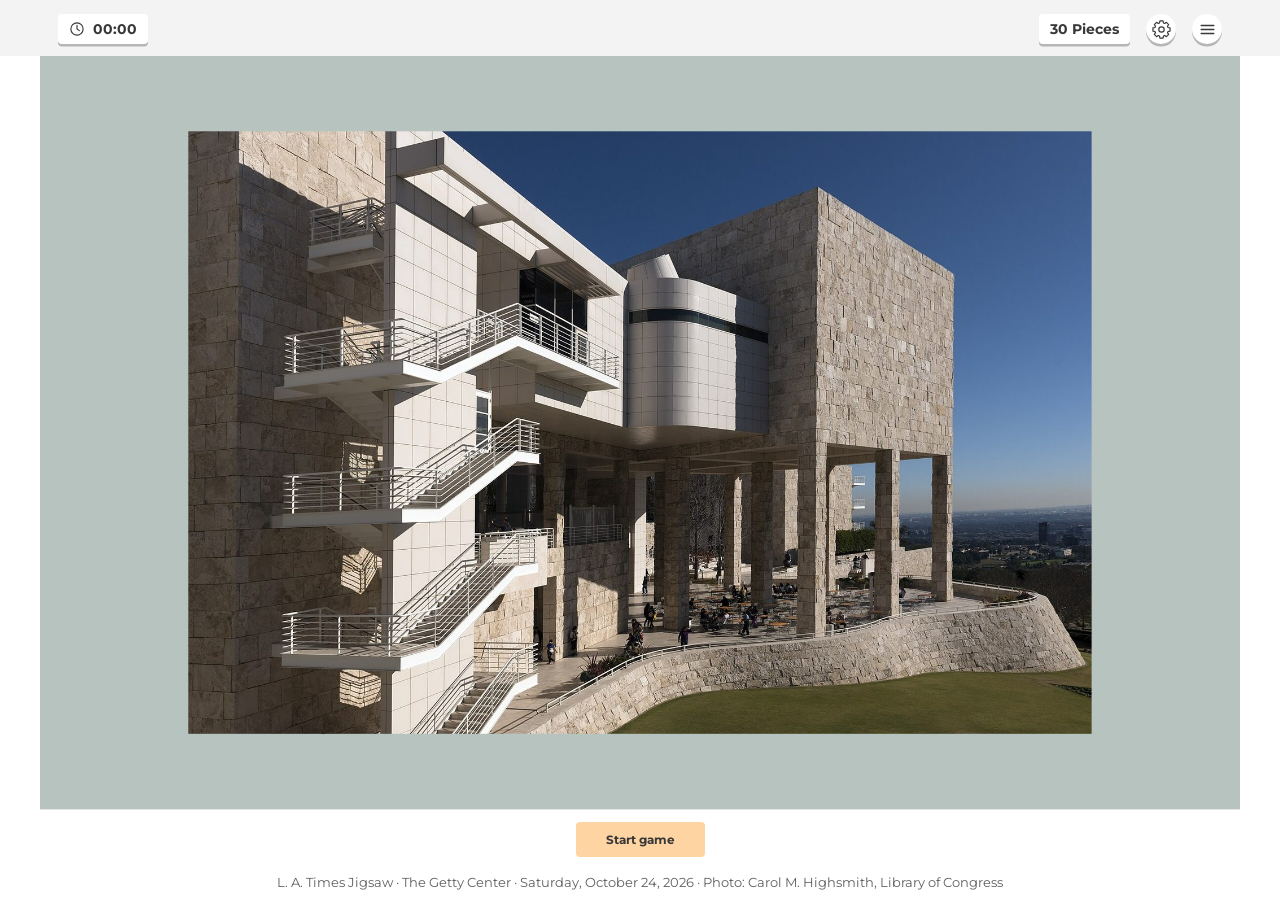
<file: jigsaw.html>
<!DOCTYPE html>
<html lang="en">
<head>
<meta charset="utf-8"/>
<!-- zoom deliberately enabled: blocking it is a WCAG failure and iOS ignores it anyway -->
<meta name="viewport" content="width=device-width, initial-scale=1, viewport-fit=cover"/>
<title>Jigsaw</title>
<link rel="preconnect" href="https://fonts.googleapis.com">
<link rel="preconnect" href="https://fonts.gstatic.com" crossorigin>
<link href="https://fonts.googleapis.com/css2?family=Montserrat:wght@400;500;600;700;800;900&display=swap" rel="stylesheet">
<link rel="stylesheet" href="core.css">
<style>
  /* Jigsaw -- played the way the LA Times jigsaw already plays, in our
     chrome. The photo is shown whole on a tinted table; Start game breaks it
     up and throws the pieces across the whole table; pieces that belong
     together click together when brought close, anywhere; and when the last
     two join, the finished picture glides back to the middle. */
  :root{--table:#c8d2de}
  #app{max-width:1200px}
  .jmain{flex:1 1 auto;min-height:0;display:flex;flex-direction:column}
  .table{position:relative;flex:1 1 auto;min-height:280px;overflow:hidden;background:var(--table);
         touch-action:none;user-select:none;-webkit-user-select:none;transition:background .25s}
  .world{position:absolute;left:0;top:0;transform-origin:0 0}
  /* the whole photo: shown before the start and once it is rebuilt */
  .photo{position:absolute;left:0;top:0;display:block;pointer-events:none;transition:opacity .5s}
  .photo.gone{opacity:0}
  .pc{position:absolute;left:0;top:0;transform-origin:0 0;will-change:transform}
  .pc.fly{transition:transform .9s cubic-bezier(.2,.75,.25,1)}
  .pc.snap{transition:transform .14s ease-out}
  .pc.home{transition:transform .6s cubic-bezier(.3,.7,.3,1)}
  .pc.hidden{opacity:0;pointer-events:none}
  .pc{transition:opacity .2s}
  /* the reference picture: three-quarter size in the bottom corner, over the
     pieces; tapping it puts it away */
  .ref{position:absolute;left:10px;bottom:10px;z-index:200000;display:none;cursor:pointer;
       box-shadow:0 3px 14px rgba(0,0,0,.3);border-radius:2px}
  .ref.show{display:block}

  /* ---------- the bar under the table ---------- */
  .bottom{flex:none;background:#fff;border-top:1px solid #e6e6e6}
  .startbar{display:flex;justify-content:center;padding:12px}
  .startbar .btn.pri{width:auto;padding:5px 30px}
  .tools{display:flex;justify-content:space-between;padding:6px 18px}
  .tool{display:flex;flex-direction:column;align-items:center;gap:3px;min-width:86px;padding:6px 8px;
        border:0;background:none;cursor:pointer;font-family:var(--font);font-size:12.5px;font-weight:600;
        color:var(--ink);border-radius:8px}
  .tool svg{width:22px;height:22px}
  .tool:hover{background:#f4f4f4}
  .tool[aria-pressed="true"]{color:#2f78c4}
  .tool:disabled{opacity:.4;cursor:default;background:none}
  .bottom [hidden]{display:none}
  .caption{margin:0;padding:6px 12px 10px;text-align:center;font-size:12.5px;color:#5f5f5f;background:#fff;flex:none}

  /* settings: the table colour is any colour, as in the original */
  .colorrow{display:flex;align-items:center;gap:10px;margin-top:8px}
  .colorrow input{width:54px;height:30px;padding:0;border:1px solid #cfcfcf;border-radius:6px;background:#fff;cursor:pointer}
  .colorrow button{font-family:var(--font);font-size:12.5px;border:0;background:none;color:#2f78c4;cursor:pointer;padding:4px}

  @media(max-width:720px){
    .tools{padding:4px 6px}
    .tool{min-width:0;flex:1}
    .caption{display:none}
  }
</style>
</head>
<body>
<div id="app">
  <div class="jmain">
    <div class="table" id="table" aria-label="Jigsaw table">
      <div class="world" id="world"><img class="photo" id="photo" alt=""/></div>
      <img class="ref" id="ref" alt="The finished picture, for reference" title="Tap to hide"/>
    </div>
    <div class="bottom">
      <div class="startbar" id="startbar"><button class="btn pri" type="button" id="startBtn">Start game</button></div>
      <div class="tools" id="tools" hidden>
        <button class="tool" type="button" id="refBtn" aria-pressed="false" title="Show the finished picture">
          <svg viewBox="0 0 24 24" fill="none" stroke="currentColor" stroke-width="1.6" stroke-linejoin="round" aria-hidden="true">
            <rect x="3" y="4.5" width="18" height="15" rx="2"/><path d="M3 16l5-5 4 4 3-3 6 6"/><circle cx="15.5" cy="9" r="1.6"/></svg>
          <span>Image</span></button>
        <button class="tool" type="button" id="edgesBtn" aria-pressed="false" title="Show only the edge pieces">
          <svg viewBox="0 0 24 24" fill="none" stroke="currentColor" stroke-width="1.6" aria-hidden="true" id="edgesIco">
            <rect x="4" y="4" width="16" height="16" rx="1.5"/></svg>
          <span id="edgesLbl">Edges only</span></button>
        <button class="tool" type="button" id="hintBtn" title="Show two pieces that fit together">
          <svg viewBox="0 0 24 24" fill="none" stroke="currentColor" stroke-width="1.6" stroke-linecap="round" aria-hidden="true">
            <path d="M9 18h6M10 21h4"/><path d="M12 2.6a6.6 6.6 0 0 0-3.9 11.9c.6.5.9 1.1.9 1.8h6c0-.7.3-1.3.9-1.8A6.6 6.6 0 0 0 12 2.6Z"/></svg>
          <span>Hint</span></button>
      </div>
      <p class="caption" id="caption"></p>
    </div>
  </div>

  <!-- Settings -->
  <div class="overlay" id="settingsOverlay"><div class="modal" role="dialog" aria-modal="true" aria-labelledby="dlgH-set">
    <div class="mhead"><h2 id="dlgH-set">Settings</h2>
      <button class="mclose" type="button" data-close aria-label="Close"><svg width="24" height="24" aria-hidden="true"><use href="icons.svg#i-close"/></svg></button></div>
    <div class="mbody">
      <div class="sgroup">
        <div class="srow"><div class="lab"><b>Show timer</b><span>Shows the timer while playing this puzzle</span></div>
          <label class="sw"><input type="checkbox" id="optTimerShown" checked/><i></i></label></div>
        <div class="srow"><div class="lab"><b>Sound</b><span>Plays a click when pieces join</span></div>
          <label class="sw"><input type="checkbox" id="optSound" checked/><i></i></label></div>
        <div class="srow"><div class="lab"><b>Background color</b><span>Changes the table colour while playing this puzzle</span>
          <div class="colorrow"><input type="color" id="optBg" aria-label="Table colour"/>
            <button type="button" id="bgReset">Reset</button></div></div></div>
      </div>
    </div>
    <div class="mbtns"><button class="btn pri" type="button" id="applySettings">Apply</button></div>
  </div></div>

  <!-- How to play -->
  <div class="overlay" id="howtoOverlay"><div class="modal" role="dialog" aria-modal="true" aria-labelledby="dlgH-howto">
    <div class="mhead"><h2 id="dlgH-howto">How to play</h2>
      <button class="mclose" type="button" data-close aria-label="Close"><svg width="24" height="24" aria-hidden="true"><use href="icons.svg#i-close"/></svg></button></div>
    <div class="mbody">
      <p>Press Start game to break the picture into pieces, then put it back together. Drag a piece next to one it belongs beside and the two click together; from then on they move as one. Keep joining until the whole picture is one piece.</p>
      <p><b>Image</b></p>
      <p>Shows the finished picture in the corner of the table. Tap the picture, or the button again, to put it away.</p>
      <p><b>Edges only</b></p>
      <p>Hides the pieces from the middle of the picture so you can build the border first. Press All pieces to bring them back.</p>
      <p><b>Hint</b></p>
      <p>Wiggles two pieces that fit together.</p>
      <p><b>Save</b></p>
      <p>Your progress is saved automatically in this browser, and you can choose Save from the menu at any time.</p>
      <p><b>Start again</b></p>
      <p>Puts the picture back together and sets the clock back to zero, ready to start over.</p>
    </div>
  </div></div>

  <!-- Support -->
  <div class="overlay" id="supportOverlay"><div class="modal" role="dialog" aria-modal="true" aria-labelledby="dlgH-support">
    <div class="mhead"><h2 id="dlgH-support">Support</h2>
      <button class="mclose" type="button" data-close aria-label="Close"><svg width="24" height="24" aria-hidden="true"><use href="icons.svg#i-close"/></svg></button></div>
    <div class="mbody">
      <p>This player is powered by GameLab</p>
      <div class="soft">
        <p>Please include the following in your message:</p>
        <p><b>Ticket number: <span id="ticketNo">&mdash;</span></b></p>
        <p>Device type</p><p>Device orientation</p><p>Screenshot (if possible)</p>
      </div>
      <hr/>
      <p id="copyrightLine">&copy; 2026 Tribune Content Agency, LLC</p>
    </div>
  </div></div>

  <!-- Congratulations -->
  <div class="overlay" id="winOverlay"><div class="modal" role="dialog" aria-modal="true" aria-labelledby="dlgH-win">
    <div class="mhead"><h2 id="dlgH-win">Congratulations!</h2>
      <button class="mclose" type="button" data-close aria-label="Close"><svg width="24" height="24" aria-hidden="true"><use href="icons.svg#i-close"/></svg></button></div>
    <div class="mbody center">
      <div class="winicon"><svg width="34" height="34" aria-hidden="true"><use href="icons.svg#i-confetti"/></svg></div>
      <p>You completed the puzzle.</p>
      <div class="winstats">
        <div><span class="wl">Pieces</span><b id="winPieces">0</b></div>
        <div><span class="wl">Time</span><b id="winTime">&mdash;</b></div>
      </div>
    </div>
    <div class="mbtns"><button class="btn pri" type="button" id="winShare">Share</button></div>
    <p class="winnext">Discover Your New Challenge</p>
    <div class="promo" id="promo"></div>
  </div></div>

  <!-- shared confirm/notice -->
  <div class="overlay" id="dialogOverlay"><div class="modal" role="dialog" aria-modal="true" aria-labelledby="dlgTitle">
    <div class="mhead"><h2 id="dlgTitle">&mdash;</h2>
      <button class="mclose" type="button" data-close aria-label="Close"><svg width="24" height="24" aria-hidden="true"><use href="icons.svg#i-close"/></svg></button></div>
    <div class="mbody center"><p id="dlgBody">&mdash;</p></div>
    <div class="mbtns">
      <button class="btn sec" type="button" id="dlgClose">Close</button>
      <button class="btn pri" type="button" id="dlgOk">Ok</button>
    </div>
  </div></div>

  <div id="menuScrim"></div>
  <div id="toast" role="status" aria-live="polite"></div>
  <div id="srLive" class="sr-only" role="status" aria-live="polite"></div>
</div>

<style>
  .winstats{display:flex;justify-content:center;gap:0;margin:16px 0 4px}
  .winstats > div{display:flex;flex-direction:column;gap:2px;padding:0 26px}
  .winstats > div + div{border-left:1px solid var(--panel-line)}
  .winstats .wl{font-size:14px;font-weight:400;color:var(--ink)}
  .winstats b{font-size:26px;font-weight:700;color:var(--ink)}
  .winicon{display:flex;justify-content:center;margin:2px 0 -2px}
  .winnext{margin:12px 0 10px;text-align:center;font-size:14px;font-weight:700;color:var(--ink)}
  .promo{width:min(196px,100%);margin:0 auto 4px;border-radius:12px;overflow:hidden;
         background:#fff;border:1px solid #e8e8e8}
  .promo .pthumb{height:86px;display:flex;align-items:center;justify-content:center}
  .promo .pthumb svg{width:44px;height:44px}
  .promo .pbody{padding:10px 12px 12px;text-align:left}
  .promo h3{margin:0 0 3px;font-size:15px;font-weight:700;color:var(--ink)}
  .promo p{margin:0 0 9px;font-size:12px;font-weight:400;color:#6b6b6b;line-height:1.35}
  .promo .pgo{display:flex;align-items:center;justify-content:center;height:32px;width:100%;
        border-radius:20px;border:1.5px solid var(--ink);background:#fff;cursor:pointer;
        font-family:var(--font);font-size:13px;font-weight:700;color:var(--ink)}
</style>

<!-- games.js first: core.js reads window.GAMES to resolve the roster entry -->
<script src="games.js"></script>
<script src="core.js"></script>
<script src="jigsaw-engine.js"></script>
<script>
(async function(){
  'use strict';
  const $=XW.$, J=window.JIGSAW;
  XW.gameId='jigsaw';
  const G=(window.GAMES&&window.GAMES.jigsaw)||{};

  XW.mountToolbar($('#app'),{
    left:['timer'],
    right:[{id:'piecesPill',kind:'pill',text:'',label:'Number of pieces'},'settings','menu'],
    menuItems:[['more','More puzzles'],['howto','How to play'],['save','Save'],
               ['restart','Start again'],['support','Support']]
  });
  $('#app').insertBefore($('.topbar'),$('.jmain'));

  const fail=msg=>{ $('.jmain').innerHTML='<p style="margin:40px auto;max-width:420px;text-align:center;color:#5f5f5f"></p>';
                    $('.jmain p').textContent=msg; };

  /* ---------- which puzzle ---------- */
  let res=null, P=null;
  try{
    res=await XW.loadPuzzle();
    const problems=J.validate(res.data);
    if(problems.length) console.warn('[jigsaw] invalid payload:',problems); else P=res.data;
  }catch(e){ console.warn('[jigsaw]',e&&e.message); }
  if(!P) return fail('No puzzle is available right now. Please try again later.');
  const puzId=res.id;
  XW.puzzleId=puzId;
  const iso=P.date||(res.meta&&res.meta.date)||'';
  document.title='Jigsaw'+(iso?' — '+iso:'');
  const DOW=['Sunday','Monday','Tuesday','Wednesday','Thursday','Friday','Saturday'];
  const MON=['January','February','March','April','May','June','July','August','September','October','November','December'];
  const when=(()=>{ const d=new Date(iso+'T00:00:00');
    return isNaN(d)?'':(DOW[d.getDay()]+', '+MON[d.getMonth()]+' '+d.getDate()+', '+d.getFullYear()); })();
  $('#caption').textContent=['L. A. Times '+(G.label||'Jigsaw'),P.title,when,P.credit].filter(Boolean).join(' · ');

  /* the photo itself, needed before anything can be cut */
  const IMG=new Image();
  if(/^https?:/i.test(P.image)) IMG.crossOrigin='anonymous';
  const loaded=new Promise((ok,no)=>{ IMG.onload=ok; IMG.onerror=no; });
  IMG.src=P.image;
  try{ await loaded; }catch(e){ return fail('The photo for this puzzle could not be loaded.'); }
  $('#photo').src=P.image; $('#photo').alt=P.title;
  $('#ref').src=P.image;
  /* the archive's row mark for this puzzle: a small copy of the photo, kept
     now while the photo is loaded anyway (archive.html reads the same key) */
  try{
    const key='lat:games:thumb:'+P.image;
    if(!localStorage.getItem(key)){
      const c=document.createElement('canvas'); c.width=c.height=70;
      const s=Math.min(IMG.naturalWidth,IMG.naturalHeight);
      c.getContext('2d').drawImage(IMG,(IMG.naturalWidth-s)/2,(IMG.naturalHeight-s)/2,s,s,0,0,70,70);
      localStorage.setItem(key,c.toDataURL('image/jpeg',0.72));
    }
  }catch(_){}

  /* ---------- the table colour ----------
     The payload may name one; otherwise it is a tint opposite the photo's own
     colour, worked out from the photo, as the original's tables are. */
  const defaultBg=(()=>{
    if(P.background) return P.background;
    try{
      const c=document.createElement('canvas'); c.width=c.height=16;
      const x=c.getContext('2d'); x.drawImage(IMG,0,0,16,16);
      const d=x.getImageData(0,0,16,16).data; let r=0,g=0,b=0;
      for(let i=0;i<d.length;i+=4){ r+=d[i]; g+=d[i+1]; b+=d[i+2]; }
      const n=d.length/4; return J.tableColour(r/n,g/n,b/n);
    }catch(e){ return '#c8d2de'; }
  })();
  let tableBg=defaultBg;
  const paintBg=()=>document.documentElement.style.setProperty('--table',tableBg);

  /* ---------- geometry ----------
     Board units: the finished picture is W wide, and sits at (0,0) when it is
     whole. One transform fits it to the table with a margin round it -- a
     slim one on a phone, so the pieces are as big as the screen allows -- and
     the rest of the table, in board units, is where pieces can be. */
  const W=1000, H=W*IMG.naturalHeight/IMG.naturalWidth;
  const table=$('#table'), world=$('#world'), photo=$('#photo'), ref=$('#ref');
  photo.style.width=W+'px'; photo.style.height=H+'px';
  const target=P.pieces||J.DEFAULT_PIECES;
  const gr=J.grid(target,W/H);
  const CUT=J.cut(gr.cols,gr.rows,W,H,puzId);
  const N=CUT.pieces.length;
  XW.setChip('piecesPill',N+' Pieces');
  $('#winPieces').textContent=String(N);

  let scale=1, R={x:0,y:0,w:W,h:H};
  const dpr=()=>Math.min(window.devicePixelRatio||1,2.5);
  const PATHS=[], EL=[];
  CUT.pieces.forEach(p=>{
    const path=new Path2D();
    p.outline.forEach(([x,y],i)=>{ if(i) path.lineTo(x,y); else path.moveTo(x,y); });
    path.closePath();
    PATHS[p.id]=path;
    const cv=document.createElement('canvas');
    cv.className='pc hidden';
    cv.style.width=(CUT.cw+2*CUT.margin)+'px';
    cv.style.height=(CUT.ch+2*CUT.margin)+'px';
    world.appendChild(cv); EL[p.id]=cv;
  });
  const hitCtx=document.createElement('canvas').getContext('2d');

  /* groups: a position and the pieces in it. A piece sits at its group's
     position plus where it belongs in the picture, so a group at (0,0) is in
     the picture's place, and two groups fit when they sit at the same point. */
  let groups=new Map(), groupOf=[], gidNext=1, zTop=10;
  let started=false, won=false, edgesOnly=false;
  function newGroup(x,y,ids){
    const g={id:gidNext++,x:x,y:y,ids:new Set(ids),z:++zTop,a:0};
    groups.set(g.id,g); ids.forEach(i=>{ groupOf[i]=g.id; });
    return g;
  }

  function fit(){
    const r=table.getBoundingClientRect();
    if(!r.width||!r.height) return;
    const m=r.width<600?0.04:0.1;
    scale=Math.min(r.width*(1-2*m)/W,r.height*(1-2*m)/H);
    R={w:r.width/scale,h:r.height/scale};
    R.x=-(R.w-W)/2; R.y=-(R.h-H)/2;
    world.style.transform='translate('+(-R.x*scale).toFixed(1)+'px,'+(-R.y*scale).toFixed(1)+'px) scale('+scale+')';
    /* the reference copy is three-quarters of the picture, but never more of
       the table than it can spare */
    const rw=Math.min(W*scale*0.75,r.width*0.62,(r.height*0.6)*W/H);
    ref.style.width=rw.toFixed(0)+'px';
    CUT.pieces.forEach(draw);
    groups.forEach(g=>{ keepOn(g); place(g); });
  }
  let fitTimer=null;
  addEventListener('resize',()=>{ clearTimeout(fitTimer); fitTimer=setTimeout(fit,100); });

  /* one piece: the photo through its outline, with the original's thin dark
     line round it */
  function draw(p){
    const cv=EL[p.id], k=scale*dpr(), m=CUT.margin;
    const w=CUT.cw+2*m, h=CUT.ch+2*m;
    cv.width=Math.max(1,Math.ceil(w*k)); cv.height=Math.max(1,Math.ceil(h*k));
    const ctx=cv.getContext('2d');
    ctx.setTransform(k,0,0,k,0,0);
    const path=PATHS[p.id];
    ctx.save(); ctx.clip(path);
    ctx.drawImage(IMG,-(p.c*CUT.cw-m),-(p.r*CUT.ch-m),W,H);
    ctx.restore();
    ctx.lineWidth=1.5/scale; ctx.strokeStyle='rgba(0,0,0,.45)'; ctx.lineJoin='round';
    ctx.stroke(path);
  }

  /* where a group's pieces are on screen; `a` is a wiggle, in degrees,
     turned about the group's own middle */
  function centreOf(g){
    let x0=1e9,y0=1e9,x1=-1e9,y1=-1e9;
    g.ids.forEach(i=>{ const p=CUT.pieces[i];
      x0=Math.min(x0,p.c*CUT.cw); y0=Math.min(y0,p.r*CUT.ch);
      x1=Math.max(x1,(p.c+1)*CUT.cw); y1=Math.max(y1,(p.r+1)*CUT.ch); });
    return [g.x+(x0+x1)/2,g.y+(y0+y1)/2];
  }
  function place(g){
    const [cx,cy]=g.a?centreOf(g):[0,0];
    g.ids.forEach(i=>{
      const p=CUT.pieces[i], el=EL[i];
      const px=g.x+p.c*CUT.cw-CUT.margin, py=g.y+p.r*CUT.ch-CUT.margin;
      el.style.transform=g.a
        ?'translate('+cx.toFixed(2)+'px,'+cy.toFixed(2)+'px) rotate('+g.a.toFixed(2)+'deg) translate('+(px-cx).toFixed(2)+'px,'+(py-cy).toFixed(2)+'px)'
        :'translate3d('+px.toFixed(2)+'px,'+py.toFixed(2)+'px,0)';
      el.style.zIndex=g.z;
    });
  }
  /* a group never leaves the table: its middle stays on it */
  function keepOn(g){
    const [cx,cy]=centreOf(g);
    const nx=Math.max(R.x+CUT.cw*0.4,Math.min(R.x+R.w-CUT.cw*0.4,cx));
    const ny=Math.max(R.y+CUT.ch*0.4,Math.min(R.y+R.h-CUT.ch*0.4,cy));
    g.x+=nx-cx; g.y+=ny-cy;
  }
  const hasEdge=g=>[...g.ids].some(i=>CUT.pieces[i].border);
  const shown=g=>!edgesOnly||hasEdge(g);
  function paintVisibility(){
    groups.forEach(g=>{ const v=started&&!won&&shown(g); g.ids.forEach(i=>EL[i].classList.toggle('hidden',!v)); });
  }

  /* ---------- picking a piece up ---------- */
  const toBoard=(cx,cy)=>{ const r=table.getBoundingClientRect();
    return [(cx-r.left)/scale+R.x,(cy-r.top)/scale+R.y]; };
  /* the topmost visible group under the point, tested against each piece's
     real outline so the empty corners round a knob never steal the click */
  function hit(bx,by){
    const order=[...groups.values()].filter(shown).sort((a,b)=>b.z-a.z);
    for(const g of order) for(const i of g.ids){
      const p=CUT.pieces[i];
      const lx=bx-(g.x+p.c*CUT.cw-CUT.margin), ly=by-(g.y+p.r*CUT.ch-CUT.margin);
      if(lx<0||ly<0||lx>CUT.cw+2*CUT.margin||ly>CUT.ch+2*CUT.margin) continue;
      if(hitCtx.isPointInPath(PATHS[i],lx,ly)) return g;
    }
    return null;
  }

  let drag=null, raf=0;
  table.addEventListener('pointerdown',e=>{
    if(!started||won||XW.anyOverlayOpen()) return;
    if(e.target===ref){ showRef(false); return; }
    const [bx,by]=toBoard(e.clientX,e.clientY);
    const g=hit(bx,by); if(!g) return;
    e.preventDefault();
    table.setPointerCapture(e.pointerId);
    g.z=++zTop; g.a=0;
    g.ids.forEach(i=>EL[i].classList.remove('fly','snap','home'));
    drag={g:g,id:e.pointerId,bx:bx,by:by,gx:g.x,gy:g.y,moved:false};
    place(g);
  });
  table.addEventListener('pointermove',e=>{
    if(!drag||e.pointerId!==drag.id) return;
    /* the finger can leave the table; the piece stays on it */
    const r=table.getBoundingClientRect(), inset=4;
    const cx=Math.max(r.left+inset,Math.min(r.right-inset,e.clientX));
    const cy=Math.max(r.top+inset,Math.min(r.bottom-inset,e.clientY));
    const [bx,by]=toBoard(cx,cy);
    drag.g.x=drag.gx+(bx-drag.bx); drag.g.y=drag.gy+(by-drag.by);
    drag.moved=true;
    if(!raf) raf=requestAnimationFrame(()=>{ raf=0; if(drag) place(drag.g); });
  });
  const drop=e=>{
    if(!drag||e.pointerId!==drag.id) return;
    const g=drag.g, moved=drag.moved; drag=null;
    if(moved) settle(g);
  };
  table.addEventListener('pointerup',drop);
  table.addEventListener('pointercancel',drop);

  /* ---------- clicking together ----------
     Two groups fit when they hold neighbouring pieces and sit at nearly the
     same position -- within a small allowance, a little larger on a phone
     where a fingertip is less exact. The one being dropped slides the last
     bit into place, they become one, and it clicks. */
  const tol=()=>Math.max(0.16*Math.min(CUT.cw,CUT.ch),11/scale);
  function partnerOf(g){
    const t=tol();
    for(const i of g.ids){
      const p=CUT.pieces[i];
      for(const [dr,dc] of [[0,1],[1,0],[0,-1],[-1,0]]){
        const r=p.r+dr, c=p.c+dc;
        if(r<0||c<0||r>=CUT.rows||c>=CUT.cols) continue;
        const h=groups.get(groupOf[r*CUT.cols+c]);
        if(!h||h===g||!shown(h)) continue;
        if(Math.abs(g.x-h.x)<=t&&Math.abs(g.y-h.y)<=t) return h;
      }
    }
    return null;
  }
  function settle(g){
    let h=partnerOf(g), joined=false;
    while(h){
      /* the moving group slides onto the one already lying still */
      g.ids.forEach(i=>{ EL[i].classList.add('snap'); h.ids.add(i); groupOf[i]=h.id; });
      groups.delete(g.id);
      h.z=Math.max(h.z,g.z);
      g=h; joined=true;
      h=partnerOf(g);
    }
    keepOn(g); place(g);
    if(joined){
      click();
      setTimeout(()=>EL.forEach(el=>el.classList.remove('snap')),160);
      XW.emit('assist_used',{action:'piece_connected'});
    }
    save();
    if(groups.size===1) finish();
  }

  /* the finished picture glides home and the seams fade away */
  function finish(){
    if(won) return;
    won=true; XW.timer.stop();
    const g=[...groups.values()][0];
    g.ids.forEach(i=>EL[i].classList.add('home'));
    g.x=0; g.y=0; g.a=0; place(g);
    paintTools();
    setTimeout(()=>{ photo.classList.remove('gone'); },650);
    setTimeout(()=>{ paintVisibility(); g.ids.forEach(i=>EL[i].classList.remove('home')); },1200);
    $('#winTime').textContent=XW.fmtTime(XW.timer.secs);
    setTimeout(()=>XW.openOverlay('winOverlay'),1300);
    XW.emit('game_complete',{puzzleId:puzId,seconds:XW.timer.secs,pieces:N});
    XW.announce('Puzzle complete in '+XW.fmtTime(XW.timer.secs)+'.');
    save();
  }

  /* ---------- sound ----------
     A short wooden click when pieces join, made on the spot rather than
     loaded, so there is no sound file to ship. Off in Settings, it is silent. */
  let soundOn=true, actx=null;
  function click(){
    if(!soundOn) return;
    try{
      actx=actx||new (window.AudioContext||window.webkitAudioContext)();
      const t=actx.currentTime, o=actx.createOscillator(), gn=actx.createGain();
      o.type='triangle'; o.frequency.setValueAtTime(1100,t); o.frequency.exponentialRampToValueAtTime(380,t+0.05);
      gn.gain.setValueAtTime(0.0001,t); gn.gain.exponentialRampToValueAtTime(0.22,t+0.004);
      gn.gain.exponentialRampToValueAtTime(0.0001,t+0.09);
      o.connect(gn).connect(actx.destination); o.start(t); o.stop(t+0.1);
    }catch(e){}
  }

  /* ---------- the tools ---------- */
  function showRef(on){
    ref.classList.toggle('show',on);
    $('#refBtn').setAttribute('aria-pressed',String(on));
  }
  $('#refBtn').onclick=()=>showRef(!ref.classList.contains('show'));
  ref.addEventListener('click',()=>showRef(false));

  const EDGE_ICO='<rect x="4" y="4" width="16" height="16" rx="1.5"/>';
  const ALL_ICO='<rect x="4" y="4" width="16" height="16" rx="1.5"/><path d="M4 9.3h16M4 14.7h16M9.3 4v16M14.7 4v16"/>';
  function paintEdges(){
    $('#edgesLbl').textContent=edgesOnly?'All pieces':'Edges only';
    $('#edgesIco').innerHTML=edgesOnly?ALL_ICO:EDGE_ICO;
    $('#edgesBtn').setAttribute('aria-pressed',String(edgesOnly));
    $('#edgesBtn').title=edgesOnly?'Show all the pieces':'Show only the edge pieces';
  }
  $('#edgesBtn').onclick=()=>{ edgesOnly=!edgesOnly; paintEdges(); paintVisibility(); };

  /* A hint picks two pieces that belong side by side but are not joined yet
     -- both edge pieces while only the edges are showing -- and wiggles
     them, without moving either. */
  $('#hintBtn').onclick=()=>{
    if(!started||won) return;
    for(const p of CUT.pieces){
      for(const [dr,dc] of [[0,1],[1,0]]){
        const r=p.r+dr, c=p.c+dc;
        if(r>=CUT.rows||c>=CUT.cols) continue;
        const a=groups.get(groupOf[p.id]), b=groups.get(groupOf[r*CUT.cols+c]);
        if(a===b||!shown(a)||!shown(b)) continue;
        a.z=++zTop; b.z=++zTop;
        wiggle(a); wiggle(b);
        XW.emit('assist_used',{action:'hint'});
        return;
      }
    }
  };
  function wiggle(g){
    const t0=performance.now(), T=950;
    const step=now=>{
      const t=Math.min(1,(now-t0)/T);
      g.a=t<1?18*Math.sin(t*Math.PI*4)*(1-t):0;
      place(g);
      if(t<1&&groups.has(g.id)&&!(drag&&drag.g===g)) requestAnimationFrame(step); else { g.a=0; place(g); }
    };
    requestAnimationFrame(step);
  }

  function paintTools(){
    const live=started&&!won;
    $('#startbar').hidden=started;
    $('#tools').hidden=!started;
    ['#refBtn','#edgesBtn','#hintBtn'].forEach(s=>{ $(s).disabled=!live; });
  }

  /* ---------- starting ---------- */
  function showWhole(){
    photo.classList.remove('gone');
    EL.forEach(el=>el.classList.add('hidden'));
  }
  /* Start game: the picture becomes pieces where it lies, then they are
     thrown across the table */
  function startGame(){
    groups=new Map(); groupOf=[]; gidNext=1; zTop=10;
    CUT.pieces.forEach(p=>newGroup(0,0,[p.id]));
    started=true; won=false; edgesOnly=false;
    paintEdges(); paintTools();
    groups.forEach(place);
    paintVisibility();
    photo.classList.add('gone');
    void table.offsetWidth;
    const at=J.scatter(CUT,R,puzId+':'+Date.now());
    CUT.pieces.forEach((p,i)=>{
      const g=groups.get(groupOf[p.id]);
      EL[p.id].classList.add('fly');
      EL[p.id].style.transitionDelay=(Math.random()*120).toFixed(0)+'ms';
      g.x=at[i][0]-p.c*CUT.cw; g.y=at[i][1]-p.r*CUT.ch;
      place(g);
    });
    setTimeout(()=>EL.forEach(el=>{ el.classList.remove('fly'); el.style.transitionDelay=''; }),1150);
    XW.timer.reset(); XW.timer.start(0);
    XW.emit('game_start',{puzzleId:puzId,pieces:N});
    save();
  }
  $('#startBtn').onclick=startGame;

  /* ---------- persistence ----------
     Groups are the whole state. filled/total -- joins made out of joins
     needed -- feed the archive's progress ring. */
  function save(){
    if(!started) return;
    XW.storage.save(puzId,{
      cols:CUT.cols, rows:CUT.rows,
      groups:[...groups.values()].map(g=>[+g.x.toFixed(2),+g.y.toFixed(2),[...g.ids]]),
      elapsed:XW.timer.secs, completed:won, bg:tableBg,
      filled:N-groups.size, total:N-1
    });
  }
  function restore(){
    const st=XW.storage.load(puzId);
    if(!st||!st.groups||st.cols!==CUT.cols||st.rows!==CUT.rows) return false;
    groups=new Map(); groupOf=[]; gidNext=1; zTop=10;
    st.groups.forEach(([x,y,ids])=>newGroup(x,y,ids));
    if(groupOf.length!==N||groupOf.some(v=>v==null)) return false;
    if(st.bg&&/^#[0-9a-f]{6}$/i.test(st.bg)) tableBg=st.bg;
    started=true; won=!!st.completed;
    XW.timer.start(st.elapsed||0);
    if(won){ XW.timer.stop(); photo.classList.remove('gone'); }
    else photo.classList.add('gone');
    return true;
  }

  /* ---------- the end screen's promotion ---------- */
  (function(){
    const ids=Object.keys(window.GAMES||{}).filter(k=>{
      const g=window.GAMES[k]; return g&&g.live&&!g.hidden&&k!==XW.gameId; });
    if(!ids.length)return;
    let h=0; const seed=iso||puzId;
    for(let i=0;i<seed.length;i++) h=(Math.imul(h,31)+seed.charCodeAt(i))>>>0;
    const pid=ids[h%ids.length], pg=window.GAMES[pid];
    const box=$('#promo');
    const thumb=document.createElement('div');
    thumb.className='pthumb';
    thumb.style.background=pg.tint||'var(--band)';
    if(pg.tintInk) thumb.style.color=pg.tintInk;
    thumb.innerHTML=pg.art||'';
    const body=document.createElement('div'); body.className='pbody';
    const h3=document.createElement('h3'); h3.textContent=pg.label;
    const bl=document.createElement('p'); bl.textContent=pg.blurb||'';
    const go=document.createElement('button');
    go.type='button'; go.className='pgo'; go.textContent='Play';
    go.onclick=()=>XW.navigate({gameId:pid});
    body.appendChild(h3); body.appendChild(bl); body.appendChild(go);
    box.appendChild(thumb); box.appendChild(body);
  })();
  $('#winShare').onclick=()=>{
    XW.share('copy',XW.shareUrl(),XW.shareText('Jigsaw'));
    XW.emit('share_clicked',{target:'copy'});
  };

  /* ---------- settings ---------- */
  $('#settingsBtn').onclick=()=>{
    $('#optBg').value=tableBg; $('#optSound').checked=soundOn;
    XW.openOverlay('settingsOverlay');
  };
  $('#bgReset').onclick=()=>{ $('#optBg').value=defaultBg; };
  $('#applySettings').onclick=()=>{
    $('#timerPill').classList.toggle('collapsed',!$('#optTimerShown').checked);
    soundOn=$('#optSound').checked;
    tableBg=$('#optBg').value||defaultBg; paintBg(); save();
    XW.closeOverlay($('#settingsOverlay'));
  };
  /* clicking the timer hides or shows it, as in the other games */
  $('#timerPill').addEventListener('click',()=>{
    const tp=$('#timerPill'), hide=!tp.classList.contains('collapsed');
    tp.classList.toggle('collapsed',hide); $('#optTimerShown').checked=!hide;
    XW.announce(hide?'Timer hidden':'Timer shown');
  });
  $('#piecesPill').style.cursor='default';

  XW.wireChrome({
    title:()=>'Jigsaw',
    menu:act=>{
      if(act==='more')return XW.goArchive();
      if(act==='howto')return XW.openOverlay('howtoOverlay');
      if(act==='support')return XW.openOverlay('supportOverlay');
      if(act==='save'){ save(); XW.dialog('Save','Your puzzle progress is saved.'); return; }
      if(act==='restart'){
        XW.dialog('Start Again','Put the picture back together and start again?',()=>{
          XW.storage.clear(puzId); XW.timer.reset(); XW.timer.stop();
          started=false; won=false; edgesOnly=false; showRef(false);
          tableBg=defaultBg; paintBg();
          paintEdges(); paintTools(); showWhole();
        },{ok:'Start again',cancel:'Cancel'});
      }
    }
  });
  $('#dlgClose').onclick=()=>XW.closeOverlay($('#dialogOverlay'));
  $('#dlgOk').onclick=()=>{ const a=XW.dlgAction; XW.closeOverlay($('#dialogOverlay')); if(a)a(); };

  $('#ticketNo').textContent=(function(){
    let h=0; for(let i=0;i<puzId.length;i++) h=(Math.imul(h,31)+puzId.charCodeAt(i))>>>0;
    const hex=n=>((n>>>0).toString(16)).slice(-7).padStart(7,'0');
    return 'lat-'+hex(h)+'-'+hex(h^0x9e3779b9);
  })();
  $('#copyrightLine').textContent='© '+new Date().getFullYear()+' Tribune Content Agency, LLC';

  /* ---------- go ---------- */
  XW.timer.onTick=s=>{ $('#timer').textContent=XW.fmtTime(s); };
  const resumed=restore();
  if(!resumed){ XW.timer.start(0); XW.timer.stop(); }
  paintBg(); fit();
  groups.forEach(place);
  paintEdges(); paintTools(); paintVisibility();
  if(!resumed) showWhole();
  setInterval(save,10000);
  if(res.substituted) setTimeout(()=>XW.toast('“'+res.substituted+'” is not available — showing the latest puzzle'),400);
})();
</script>
</body>
</html>
</file>
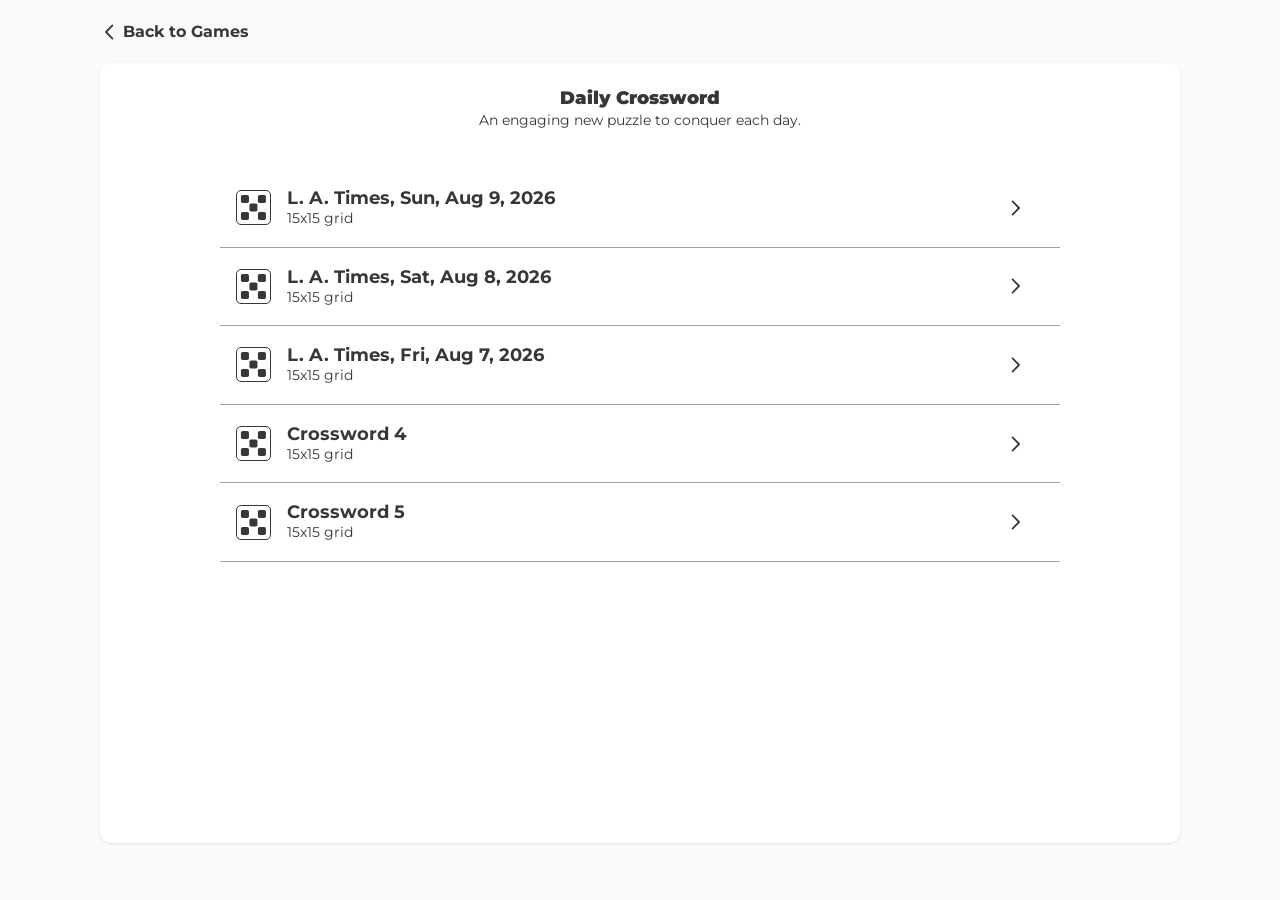
<file: play.html>
<!DOCTYPE html>
<html lang="en">
<head>
<meta charset="utf-8"/>
<meta name="viewport" content="width=device-width, initial-scale=1"/>
<title>Play</title>
<link rel="preconnect" href="https://fonts.googleapis.com">
<link rel="preconnect" href="https://fonts.gstatic.com" crossorigin>
<link href="https://fonts.googleapis.com/css2?family=Montserrat:wght@400;500;600;700;900&display=swap" rel="stylesheet">
<link rel="stylesheet" href="core.css">
<script src="games.js"></script>
<style>
  /* Stands in for the host page around an embedded game. The iframe is the
     point here: it reproduces the constraints the player will actually run
     under on latimes.com. The hub (index.html) is a real page, not an embed. */
  html,body{height:100%;background:#fafafa}
  .page{max-width:1120px;margin:0 auto;min-height:100%;display:flex;flex-direction:column}
  .pbar{display:flex;align-items:center;gap:10px;padding:16px 20px;flex:none}
  .back{display:inline-flex;align-items:center;gap:9px;text-decoration:none;color:var(--ink);
        font-size:16px;font-weight:700;padding:6px 10px 6px 4px;border-radius:8px}
  .back:hover{background:#efefef}
  .back svg{transform:scaleX(-1)}
  .frame{flex:1;min-height:0;padding:0 20px 28px}
  iframe{display:block;width:100%;height:780px;border:none;background:#fff;
         border-radius:12px;box-shadow:0 1px 3px rgba(0,0,0,.10)}
  @media(max-width:720px){
    .pbar{padding:10px 12px}
    .back{font-size:15px}
    .frame{padding:0}
    iframe{height:calc(100vh - 56px);border-radius:0;box-shadow:none}
  }
</style>
</head>
<body>
<div class="page">
  <header class="pbar">
    <a class="back" href="index.html">
      <svg width="10" height="16" aria-hidden="true"><use href="icons.svg#i-chevron-lg"/></svg>
      Back to Games
    </a>
  </header>
  <div class="frame">
    <iframe id="game" allow="web-share; fullscreen" title="Puzzle"></iframe>
  </div>
</div>

<script>
/* One wrapper for every game; the roster lives in games.js.
     play.html?game=crossword              -> that game's archive
     play.html?game=crossword&p=<puzzleId> -> that puzzle
     play.html?game=editor                 -> the builder                       */
const params = new URLSearchParams(location.search);
let want = params.get('game');
let p    = params.get('p');
const d  = params.get('d');
// back-compat with the earlier ?p=archive / ?p=editor links
if (!want) { if (p === 'editor')  { want = 'editor';    p = null; }
             else if (p === 'archive') { want = 'crossword'; p = null; } }

const { id: gid, game: g } = resolveGame(want);
/* Pass our own URL down as ?canonical= so the game shares the page the reader
   is actually on, not the asset host. LAT's page must do the same. */
const canon = '&canonical=' + encodeURIComponent(location.href);
/* the game rides along to the player too: one crossword.html serves Daily,
   Midi and Mini, and it can only pick the right index if it is told which.

   Routing order: a puzzle wins; then, for a game with difficulty levels, the
   start screen until one is chosen; then the archive. `d` is what a chosen
   level looks like on the URL. */
const dq = d ? '&d=' + encodeURIComponent(d) : '';
/* Work the view out once. Both the iframe src and the document title depend on
   it, and deciding it twice is how they drift apart — the title used to say
   "… archive" while the difficulty screen was on screen. */
const view = p              ? 'puzzle'
           : (g.start && !d) ? 'start'
           : g.archive       ? 'archive'
                             : 'puzzle';
const src = view === 'puzzle' ? g.player + '?game=' + encodeURIComponent(gid) +
                                (p ? '&p=' + encodeURIComponent(p) : '') + canon
          : view === 'start'  ? g.start + '?game=' + encodeURIComponent(gid) + canon
                              : g.archive + '?game=' + encodeURIComponent(gid) + dq + canon;

const frame = document.getElementById('game');
frame.src = src;
frame.title = g.label;
document.title = view === 'archive' ? g.label + ' archive' : g.label;

/* Host side of the navigation contract. The embedded game never touches
   window.top — it posts its intent and the host decides the URL. On
   latimes.com this same listener would map the intent onto their routes
   (/games/crossword, /games/crossword/2026-08-09, …) instead of play.html. */
addEventListener('message', (e) => {
  if (e.origin !== location.origin) return;              // same-origin in this harness
  const d = e.data;
  if (!d || d.source !== 'lat-games' || d.event !== 'navigate') return;
  const { id } = resolveGame(d.gameId);
  const q = new URLSearchParams({ game: id });
  if (d.puzzleId) q.set('p', d.puzzleId);
  if (d.difficulty) q.set('d', d.difficulty);
  location.href = 'play.html?' + q.toString();
});
</script>
</body>
</html>
</file>
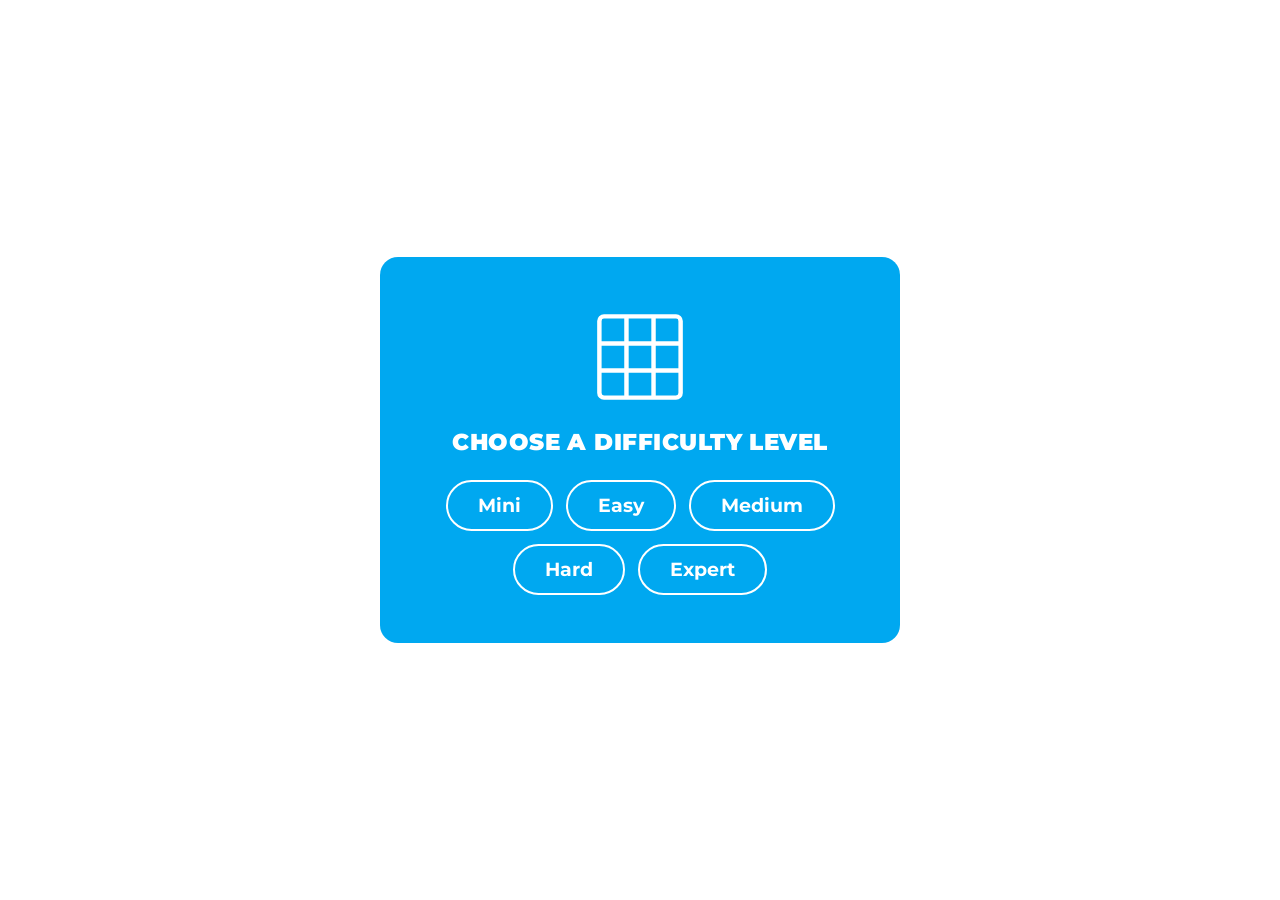
<file: sudoku-start.html>
<!DOCTYPE html>
<html lang="en">
<head>
<meta charset="utf-8"/>
<meta name="viewport" content="width=device-width, initial-scale=1, viewport-fit=cover"/>
<title>Sudoku</title>
<link rel="preconnect" href="https://fonts.googleapis.com">
<link rel="preconnect" href="https://fonts.gstatic.com" crossorigin>
<link href="https://fonts.googleapis.com/css2?family=Montserrat:wght@400;500;600;700;900&display=swap" rel="stylesheet">
<link rel="stylesheet" href="core.css">
<style>
  /* Difficulty chooser — Figma "Game start 1 / 2" (378:42284 / 378:42327).
     Each level is its own archive, so this screen is the fork in the road
     between them rather than a setting applied later. */
  /* core.css paints a band behind the toolbar, sized by --bar-h, which
     mountToolbar measures. This screen has no toolbar to measure, so the
     fallback height would leave a grey slab above the card: the bar is
     genuinely zero tall here, and saying so collapses the band everywhere
     core.css draws it. */
  :root{--bar-h:0px}
  body{background:#fff}
  #app{align-items:center;justify-content:center}

  .startcard{width:min(92%,520px);background:var(--sudoku-blue,#00a8f0);border-radius:18px;
             padding:52px 36px 48px;display:flex;flex-direction:column;align-items:center;gap:24px;
             text-align:center}
  .startcard .mark{width:96px;height:96px;display:block}
  /* Game start 1: 23px Black, uppercased; pills 19px Bold */
  .startcard h1{margin:0;font-size:23px;font-weight:900;letter-spacing:.02em;
                text-transform:uppercase;color:#fff;line-height:1.2}

  .levels{display:flex;flex-wrap:wrap;justify-content:center;gap:13px;max-width:400px}
  .lvl{appearance:none;border:2px solid #fff;background:transparent;color:#fff;
       border-radius:999px;padding:12px 30px;font-family:var(--font);font-size:19px;
       font-weight:700;cursor:pointer;transition:background .14s,color .14s,border-color .14s}
  .lvl:hover{background:rgba(255,255,255,.16)}
  /* the design marks the chosen level with a solid black pill */
  .lvl.on{background:#000;border-color:#000;color:#fff}
  .lvl:focus-visible{outline:3px solid #fff;outline-offset:2px}

  @media(max-width:720px){
    .startcard{width:min(94%,360px);padding:38px 22px 34px;gap:20px}
    .startcard .mark{width:76px;height:76px}
    .startcard h1{font-size:15px}
    .lvl{padding:10px 22px;font-size:14px}
    .levels{gap:10px;max-width:320px}
  }
</style>
</head>
<body>
<div id="app">
  <div class="startcard">
    <svg class="mark" viewBox="0 0 52 52" aria-hidden="true">
      <g fill="none" stroke="#fff" stroke-width="2.4">
        <rect x="4" y="4" width="44" height="44" rx="2.5"/>
        <path d="M18.67 4v44M33.33 4v44M4 18.67h44M4 33.33h44"/>
      </g>
    </svg>
    <h1 id="chooseH">Choose a difficulty level</h1>
    <div class="levels" id="levels" role="group" aria-labelledby="chooseH"></div>
  </div>
  <div id="toast" role="status" aria-live="polite"></div>
  <div id="live" class="sr-only" role="status" aria-live="polite"></div>
</div>

<script src="games.js"></script>
<script src="core.js"></script>
<script src="sudoku-engine.js"></script>
<script>
(function(){
  'use strict';
  XW.gameId='sudoku';

  const host=document.getElementById('levels');
  /* The level list comes from the engine, so adding one is a single edit
     there rather than a new button here that nothing generates puzzles for. */
  SUDOKU.LEVELS.forEach(id=>{
    const b=document.createElement('button');
    b.type='button'; b.className='lvl'; b.dataset.level=id;
    b.textContent=(SUDOKU.DIFFICULTY[id]||{}).label||id;
    b.addEventListener('click',()=>{
      host.querySelectorAll('.lvl').forEach(x=>x.classList.toggle('on',x===b));
      /* the game never touches window.top — it states the intent and the host
         decides the URL, exactly as the crossword does */
      XW.goArchive({difficulty:id});
    });
    host.appendChild(b);
  });
})();
</script>
</body>
</html>
</file>
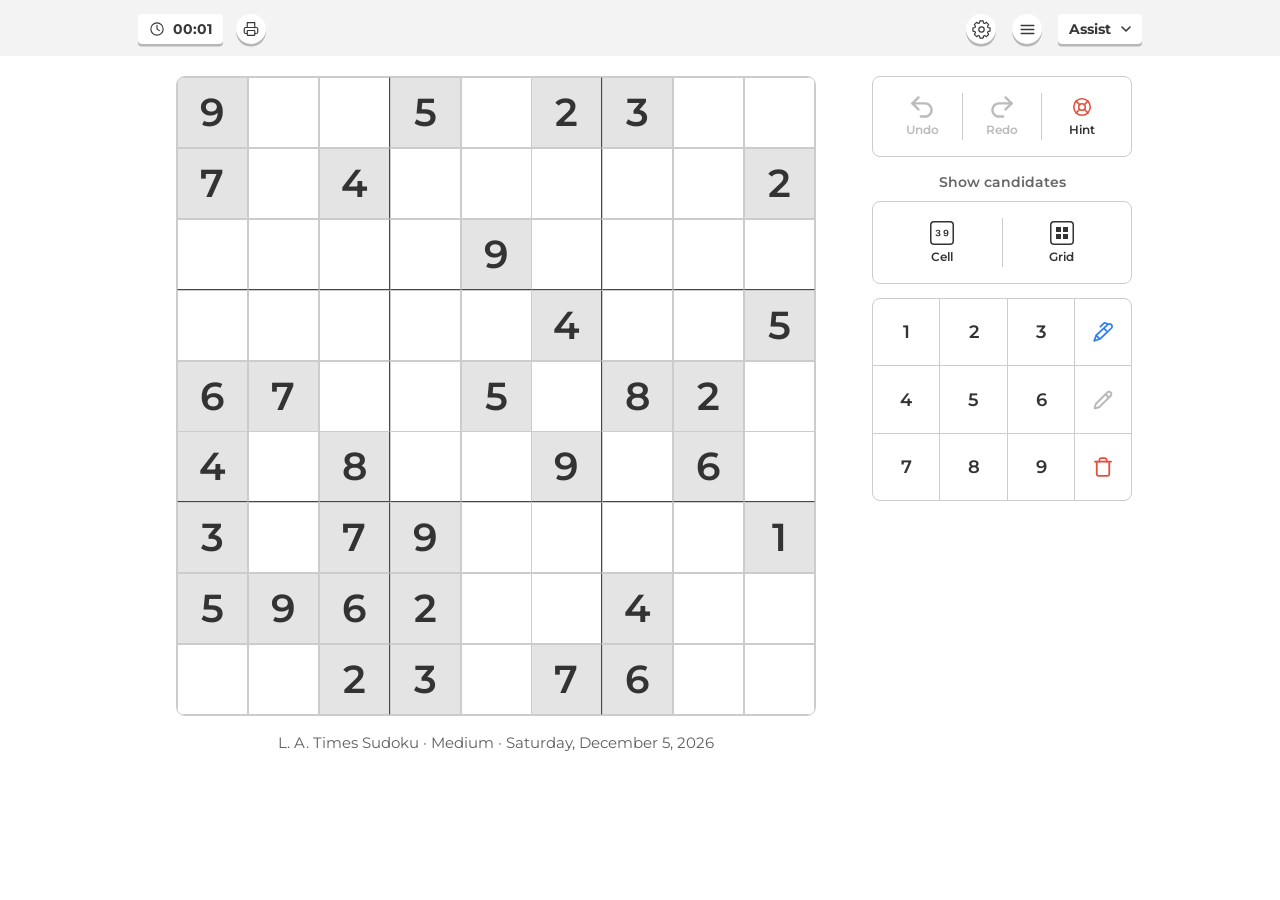
<file: sudoku.html>
<!DOCTYPE html>
<html lang="en">
<head>
<meta charset="utf-8"/>
<!-- zoom deliberately enabled: blocking it is a WCAG failure and iOS ignores it anyway -->
<meta name="viewport" content="width=device-width, initial-scale=1, viewport-fit=cover"/>
<title>Sudoku</title>
<link rel="preconnect" href="https://fonts.googleapis.com">
<link rel="preconnect" href="https://fonts.gstatic.com" crossorigin>
<link href="https://fonts.googleapis.com/css2?family=Montserrat:wght@400;500;600;700;900&family=Roboto:wght@400;700&family=Inter:wght@500;600;700;800&display=swap" rel="stylesheet">
<link rel="stylesheet" href="core.css">
<style>
  /* sudoku-only styles — everything shared lives in core.css */
  /* The board is the page here — there is no clue list to share width with —
     so the shell is allowed wider than the shared 880 default. */
  #app{max-width:1040px}
  .main{display:grid;grid-template-columns:1fr 260px;gap:28px;padding:20px 28px 12px;
        flex:1 1 auto;min-height:0}
  .gridwrap{min-width:0;display:flex;flex-direction:column;align-items:center;justify-content:flex-start}

  /* ---------- board ----------
     One square container; cells size themselves off it so the grid stays
     square at any width without measuring anything in JS. */
  /* The frame has no heavy outer rule: sudoku-grid-outer is a 9px-rounded
     white box and the board's edge is just the outermost cells' own hairline.
     Two weights, not three — #cccccc between cells, #474747 between boxes. */
  .board{display:grid;grid-template-columns:repeat(var(--n,9),1fr);
         grid-template-rows:repeat(var(--n,9),1fr);
         width:min(100%,var(--board-max,470px));aspect-ratio:1;
         border:.5px solid #cccccc;background:#cccccc;gap:0;
         border-radius:9px;overflow:hidden}
  /* Each cell is its own type container, so the digit can be a fraction of the
     cell rather than a guess at the viewport. Figma sets 24px in a 44.44 cell
     and 21.6px in a 40 cell — the same 0.54 both times, which is what the old
     vw-based clamp could not hold: on a 390px phone it resolved to ~13px. */
  .sc{position:relative;background:#fff;border:.5px solid #cccccc;overflow:hidden;
      display:flex;align-items:center;justify-content:center;cursor:pointer;
      font-weight:600;font-size:clamp(15px,3.4vw,26px);color:#333333;
      user-select:none;-webkit-tap-highlight-color:transparent}
  /* The sizes go on the CONTENTS, not on .sc: a container query unit resolves
     against the nearest ANCESTOR container, so 54cqw written on .sc itself
     would skip past the cell and land on the viewport. */
  @supports (container-type:inline-size){
    .sc{container-type:inline-size}
    /* 57 rather than the design's 54: a container query unit measures the
       CONTENT box, so the cell's 1-2px of rules have to be paid back here for
       the glyph to come out at 0.54 of the cell the reader actually sees. */
    .sc .v{font-size:57cqw}
  }
  /* the boxes are drawn with heavier interior rules, not by shading; .5px from
     the neighbour plus 1.5px here is the design's 2px */
  .sc.br{border-right-width:1.5px;border-right-color:#474747}
  .sc.bb{border-bottom-width:1.5px;border-bottom-color:#474747}

  /* Figma: a given clue sits on grey, anything the reader typed sits on white.
     That is the only thing distinguishing them — weight and colour match. */
  /* A given and an entry are the SAME number: same size, same weight, same
     colour. Only the ground behind them differs — which is why that ground is
     a step darker than the frame's #efefef. At #efefef against white it was
     doing a job it was too faint to do. */
  .sc.given{background:#e4e4e4}
  /* The selected digit's twins and the selected cell's group share one tint,
     so "related to what I have selected" reads as a single idea rather than
     two competing washes. Declared together so the two cannot drift apart. */
  .sc.peer,
  .sc.same{background:#fcefa4}                    /* every cell holding the selected digit */
  .sc.sel{background:#0fafff;color:#fff}          /* cell-0-0 in SETTINGS 1 */
  .sc.sel.given{background:#0fafff}
  /* "Indicates conflicting entries with a dot in the top-right corner of the
     cell. This doesn't check that the entries are actually correct." */
  .sc.conflict::before{content:'';position:absolute;top:4px;right:4px;width:6px;height:6px;
        border-radius:50%;background:#e90000}

  /* ---------- hint spotlight (HINT 1 / HINT 2) ----------
     The frames dim the whole player below the toolbar — board, rail, pad and
     caption alike — and punch the cells worth looking at back out of it. The
     sheet is #2b2b2b at 73%, and translucent rather than opaque: the numbers
     underneath stay faintly readable, which is what keeps it a spotlight and
     not a blindfold. (Sampled off the reference render: white falls to
     #646464, the #cccccc rules to #565656, a #333333 digit to #2d2d2d.)

     One sheet over everything with the lit cells lifted above it, rather than
     a per-cell blackout: nothing then has to be kept aligned with the board,
     and the dim outside the grid comes free. */
  .hintscrim{position:absolute;left:0;right:0;bottom:0;top:var(--bar-h,60px);
             background:rgba(43,43,43,.73);z-index:5;
             opacity:0;visibility:hidden;
             transition:opacity .22s ease, visibility 0s linear .22s}
  .hintscrim.on{opacity:1;visibility:visible;transition:opacity .22s ease, visibility 0s}
  /* .sc is already a stacking context (container-type contains layout) and no
     ancestor up to #app makes one, so a lit cell compares directly with the
     sheet and simply sits on top of it. */
  .board.hinting .sc.lit{z-index:6}

  /* the card itself — 180x268 on the rail, 360x182 over the mobile dock */
  .hintcard{position:absolute;z-index:7;background:#efefef;border-radius:12px;
            display:flex;flex-direction:column;align-items:center;
            padding:22px 16px 25px;text-align:center;
            opacity:0;visibility:hidden;transform:translateY(-4px);
            transition:opacity .22s ease, transform .22s ease, visibility 0s linear .22s}
  .hintcard.on{opacity:1;visibility:visible;transform:none;
               transition:opacity .22s ease, transform .22s ease, visibility 0s}
  /* the text takes the slack so it centres between the card's top and the
     button parked at the bottom — the frame's 99 and 213 out of 268 */
  .hintcard p{margin:0;flex:1;display:flex;align-items:center;
              font-size:14px;font-weight:500;line-height:1.45;color:var(--ink)}
  /* the number under discussion: Montserrat Black in #008ad0 */
  .hintcard b{font-weight:900;color:#008ad0}
  .hcbtns{display:flex;gap:5px;flex:none}
  .hcbtns button{min-width:73px;height:30px;padding:5px 14px;border-radius:4px;
        font-family:var(--font);font-size:12px;font-weight:700;cursor:pointer;
        border:1px solid #a4a4a4;background:#fff;color:var(--ink);
        box-shadow:0 2.549px 0 rgba(0,0,0,.25)}
  .hcbtns button.only{min-width:90px}
  .hcbtns button.pri{border-color:#0fafff;background:#0fafff;color:#fff}
  .hcbtns button:active{transform:translateY(1px);box-shadow:0 1px 0 rgba(0,0,0,.25)}
  .hcclose{position:absolute;top:9px;right:9px;width:20px;height:20px;border-radius:50%;
        border:none;background:#fff;color:#424242;cursor:pointer;padding:0;
        display:flex;align-items:center;justify-content:center}
  .hcclose svg{width:10px;height:10px;display:block}
  @media(prefers-reduced-motion:reduce){
    .hintscrim,.hintscrim.on,.hintcard,.hintcard.on{transition-duration:0s}
    .hintcard{transform:none}
  }

  /* An incorrect entry looks exactly as it does in the crossword: red bold,
     with a diagonal drawn as a gradient across the whole cell so it lands on
     the corners rather than being a rotated rule that overhangs. */
  .sc.wrong{z-index:1}
  .sc.wrong .v{color:#e90000;font-weight:600}
  .sc.wrong::after{content:"";position:absolute;inset:0;background:linear-gradient(to top right,
    transparent calc(50% - 1px),#e90000 calc(50% - 1px),#e90000 calc(50% + 1px),transparent calc(50% + 1px))}

  /* core.css exempts the crossword's .cell from the global focus ring but has
     never heard of .sc, so a selected cell was picking up a 2px ring offset
     outside itself, on top of the blue. */
  .sc:focus{outline:none}
  .sc:focus-visible{outline:2px solid var(--focus);outline-offset:-2px;z-index:3}

  /* candidates: a 3x3 grid inside the cell, each digit in its own fixed slot so
     the eye can find "is 5 still possible?" without reading the whole cell */
  .cands{position:absolute;inset:1px;display:grid;grid-template-columns:repeat(3,1fr);
         grid-template-rows:repeat(3,1fr);pointer-events:none}
  /* sized off the cell like the entries are — the design's own ratio is the
     9px mark in the 44.4 "cell-icon-box", i.e. a fifth of the cell */
  .cands span{display:flex;align-items:center;justify-content:center;
        font-family:var(--font-key);
        font-size:clamp(7px,1.35vw,10px);font-weight:700;color:#7a7a7a;line-height:1}
  /* has to sit AFTER the clamp above, not up with .sc: same specificity, so
     source order is what decides which one the browser keeps */
  @supports (container-type:inline-size){ .cands span{font-size:21cqw} }
  .sc.sel .cands span{color:#eaf6ff}
  .caption{margin:16px auto 0;max-width:560px;text-align:center;font-size:15px;
           line-height:1.5;color:#5f5f5f}

  /* Congratulations — Figma SOVLED 1 */
  .winstats{display:flex;justify-content:center;gap:56px;margin:18px 0 4px}
  .winstats div{display:flex;flex-direction:column;gap:2px}
  .winstats .wl{font-size:14px;font-weight:400;color:var(--ink)}
  .winstats b{font-size:28px;font-weight:700;color:var(--ink)}
  .winnext{margin:14px 0 18px;text-align:center}
  .winnext button{background:none;border:none;cursor:pointer;font-family:var(--font);
        font-size:14px;font-weight:700;color:var(--ink);text-decoration:underline}

  /* ---------- right rail ---------- */
  .rail{display:flex;flex-direction:column;gap:14px;min-width:0;position:relative}
  .panel{border:1px solid #cccccc;border-radius:8px;background:#fff;padding:10px}
  .prow{display:flex;align-items:stretch}
  .pbtn{flex:1 1 0;display:flex;flex-direction:column;align-items:center;justify-content:center;gap:4px;
        background:none;border:none;padding:9px 2px;border-radius:8px;cursor:pointer;
        font-family:var(--font);font-size:12px;font-weight:600;color:#333333}
  .pbtn:hover:not(:disabled){background:#f4f4f4}
  .pbtn:disabled{color:#bbbbbb;cursor:default}
  /* the frame gives undo/redo/hint a 22 box and Cell/Grid a 24 one — they are
     not one size, and flattening them is what made Cell look shrunken */
  .pbtn svg{width:22px;height:22px}
  #candCell svg,#candGrid svg,#mobCell svg,#mobGrid svg{width:24px;height:24px}
  /* the frame reddens the lifebuoy, not the word under it */
  .pbtn.hint svg{color:#e74c3c}
  .pbtn.hint:disabled svg{color:inherit}
  .pdiv{width:1px;background:#cccccc;margin:6px 0}
  .railhead{text-align:center;font-size:14px;font-weight:600;color:#666666;margin:2px 0 -4px}

  /* the card lands on the rail, covering it from the top down (Figma puts it
     at the rail's own x/y, 180x268) */
  .rail .hintcard{left:0;right:0;top:0;min-height:268px}

  /* Number pad: digits in three columns beside a mode column (pen / pencil /
     erase). Splitting the two means a 6x6 gets two digit rows without leaving
     a hole where the ninth key would be. */
  .pad{display:flex;align-items:stretch;border:1px solid #cccccc;
       border-radius:8px;overflow:hidden;background:#cccccc;gap:1px}
  /* The digit grid carries a definite ratio (3 columns by however many rows
     the shape needs), which gives the pad its height. The mode column then
     divides that same height into three, so a 6x6's two digit rows do not
     leave the modes hanging past the bottom. */
  .pad-digits{flex:141 1 0;display:grid;grid-template-columns:repeat(3,1fr);gap:1px;
              aspect-ratio:3 / var(--drows,3)}
  .pad-modes{flex:39 1 0;display:grid;grid-template-rows:repeat(3,1fr);gap:1px;min-height:0}
  .pad button{background:#fff;border:none;display:flex;align-items:center;
        justify-content:center;cursor:pointer;font-family:var(--font);font-size:18px;
        font-weight:600;color:#333333;min-height:0}

  .pad button:hover{background:#f4f4f4}
  .pad button.done{color:#cfcfcf}          /* all nine of this digit are placed */
  .pad button svg{width:20px;height:20px}
  /* Both modes carry the same pencil; the outline one is the draft (pen) and
     the solid one is candidates, exactly as btn-draft-pencil /
     btn-candidate-pencil do. Colour then only has to say which is live. */
  .pad .mode{color:#b8b8b8}
  .pad .mode.on{color:#307df6}
  .pad .erase{color:#e74c3c}

  /* ---------- mobile ----------
     The pad moves under the board and the rail's controls fold into one row,
     because at 390px a side rail would take the width the grid needs. */
  #mobiledock{display:none}
  /* ---------- mobile ----------
     Measured off the 390x844 "General" frame: 15px side margins, a 360 square
     board, 20px gaps, a 63-tall action row and a 162-tall pad. The frame
     carries no caption, so neither do we. */
  @media(max-width:720px){
    /* don't let .main absorb the leftover height: the frame stacks toolbar,
       board, actions and pad from the top and leaves the slack at the bottom */
    .main{grid-template-columns:1fr;gap:20px;padding:20px 15px 0;align-content:start;
          flex:0 0 auto}
    #mobiledock{margin-top:20px}
    .rail{display:none}
    .caption{display:none}
    #mobiledock{display:block;flex:none;position:relative;
                padding:0 15px calc(15px + env(safe-area-inset-bottom))}
    .board{--board-max:min(100vw - 30px, 56vh)}
    @supports (height:100dvh){ .board{--board-max:min(100vw - 30px, 56dvh)} }
    #mobiledock .prow{border:1px solid #cccccc;border-radius:8px;margin-bottom:20px;height:63px}
    #mobiledock .pbtn{font-size:12px;gap:4px;padding:0}
    /* 360x182 starting at the action row — so it covers Undo/Redo/Hint and the
       top of the pad, which is where the frame puts it */
    #mobiledock .hintcard{left:15px;right:15px;top:0;min-height:182px}
    /* pad is 360x162 — three 54px rows, digits and modes split 277:83 */
    #mobiledock .pad{height:162px}
    #mobiledock .pad-digits{aspect-ratio:auto;grid-auto-rows:1fr;flex:277 1 0}
    #mobiledock .pad-modes{flex:83 1 0}
    #mobiledock .pad button{font-size:22px;min-height:0}
  }
  /* grow into whatever the frame gives us, bounded by the height so the
     caption and toolbar always stay on screen */
  @media(min-width:721px){ .board{--board-max:min(640px,calc(100vh - 210px))} }
  @supports (height:100dvh){ @media(min-width:721px){ .board{--board-max:min(640px,calc(100dvh - 210px))} } }

  /* ---------- print ----------
     Ported from crossword.html: the DOM board is replaced by one SVG whose
     rules are a single <path> per weight, so the rasteriser cannot give some
     lines more pixels than others — which is exactly what independently
     bordered DOM cells do. */
  #printGrid{display:none}
  /* The ink preview is a miniature of what actually prints, so on a sudoku it
     shows digits on rules rather than the crossword's blocked squares. Only
     the rules take the slider's ink — buildPrintGrid always draws the digits
     in black — so the digits stay black here too. */
  #inkPreview span{display:flex;align-items:center;justify-content:center;
    font-size:14px;font-weight:700;line-height:1;color:#18181b}
  @media print{
    .topbar,.rail,#mobiledock,.overlay,#toast,.board,.hintscrim{display:none !important}
    .main{display:block;padding:0}
    #printGrid{display:block;margin:0 auto}
    .caption{margin-top:14px;color:#000}
  }
</style>
</head>
<body>
<div id="app">

  <div class="main">
    <div class="gridwrap">
      <div class="board" id="board"></div>
      <svg id="printGrid" aria-hidden="true" xmlns="http://www.w3.org/2000/svg"></svg>
      <div class="caption" id="caption"></div>
    </div>

    <div class="rail">
      <div class="panel">
        <div class="prow">
          <button class="pbtn" type="button" id="undoBtn"><svg aria-hidden="true"><use href="icons.svg#i-undo"/></svg>Undo</button>
          <div class="pdiv"></div>
          <button class="pbtn" type="button" id="redoBtn"><svg aria-hidden="true"><use href="icons.svg#i-redo"/></svg>Redo</button>
          <div class="pdiv"></div>
          <button class="pbtn hint" type="button" id="hintBtn"><svg aria-hidden="true"><use href="icons.svg#i-lifebuoy"/></svg>Hint</button>
        </div>
      </div>

      <div class="railhead" id="candHead">Show candidates</div>
      <div class="panel">
        <div class="prow">
          <button class="pbtn" type="button" id="candCell"><svg aria-hidden="true"><use href="icons.svg#i-cand-cell"/></svg>Cell</button>
          <div class="pdiv"></div>
          <button class="pbtn" type="button" id="candGrid"><svg aria-hidden="true"><use href="icons.svg#i-cand-grid"/></svg>Grid</button>
        </div>
      </div>

      <div class="pad" id="pad" role="group" aria-label="Number pad"></div>

      <!-- HINT 1 / HINT 2. One card per breakpoint rather than one card moved
           between them: the rail and the dock are never both on screen, so the
           hidden one costs nothing and neither layout needs measuring. -->
      <div class="hintcard" id="hintCard" role="dialog" aria-live="polite"
           aria-label="Hint"></div>
    </div>
  </div>

  <div id="mobiledock">
    <div class="prow" id="mobRail"></div>
    <div class="pad" id="padMob" role="group" aria-label="Number pad"></div>
    <div class="hintcard" id="hintCardMob" role="dialog" aria-live="polite"
         aria-label="Hint"></div>
  </div>

  <!-- Settings -->
  <div class="overlay" id="settingsOverlay"><div class="modal" role="dialog" aria-modal="true" aria-labelledby="dlgH-set">
    <div class="mhead"><h2 id="dlgH-set">Settings</h2>
      <button class="mclose" type="button" data-close aria-label="Close"><svg width="24" height="24" aria-hidden="true"><use href="icons.svg#i-close"/></svg></button></div>
    <div class="mbody">
      <!-- SETTINGS 1: six switches. Same .sgroup/.srow/.sw structure the
           crossword uses, which is what core.css actually styles. -->
      <div class="sgroup">
        <div class="srow"><div class="lab"><b>Error check mode</b><span>Marks incorrect numbers with a diagonal line</span></div>
          <label class="sw"><input type="checkbox" id="optErr"/><i></i></label></div>
        <div class="srow"><div class="lab"><b>Show timer</b><span>Shows the timer while playing this puzzle</span></div>
          <label class="sw"><input type="checkbox" id="optTimerShown" checked/><i></i></label></div>
        <div class="srow"><div class="lab"><b>Sound</b><span>Control puzzle audio (if available) and multiplayer sounds</span></div>
          <label class="sw"><input type="checkbox" id="optSound" checked/><i></i></label></div>
        <div class="srow"><div class="lab"><b>Show non-conflicting group</b><span>Highlights the boxes that should not have conflicting entries with the selected box</span></div>
          <label class="sw"><input type="checkbox" id="optPeers"/><i></i></label></div>
        <div class="srow"><div class="lab"><b>Catch conflicts</b><span>Indicates conflicting entries with a dot in the top-right corner of the cell. This doesn&rsquo;t check that the entries are actually correct</span></div>
          <label class="sw"><input type="checkbox" id="optConflict" checked/><i></i></label></div>
        <div class="srow"><div class="lab"><b>Highlight selected entries</b><span>Highlights all the entries in the grid that match the entry in the selected box</span></div>
          <label class="sw"><input type="checkbox" id="optSame" checked/><i></i></label></div>
      </div>
    </div>
    <div class="mbtns"><button class="btn pri" type="button" id="applySettings">Apply</button></div>
  </div></div>

  <!-- How To Play -->
  <div class="overlay" id="howtoOverlay"><div class="modal" role="dialog" aria-modal="true" aria-labelledby="dlgH-howto">
    <div class="mhead"><h2 id="dlgH-howto">How To Play</h2>
      <button class="mclose" type="button" data-close aria-label="Close"><svg width="24" height="24" aria-hidden="true"><use href="icons.svg#i-close"/></svg></button></div>
    <div class="mbody">
      <p>Fill the grid using the values 1 to 9. Each value must appear just once in every row, column and 3&times;3 box.</p>
      <p><b>Save</b></p>
      <p>Your progress will automatically be saved every 10 seconds. Additionally, you can tap Save from the navigation menu at any time.</p>
      <p><b>Pencil and pen modes</b></p>
      <p>You can enter entries in either pen mode or pencil mode. Use pen mode when you are sure about the entry in a box. Use pencil mode to enter options that are possible for a box. Pencil mode entries are shown in small size. In pencil mode, pressing a key adds the entry as an option for the current box. You can toggle between pen and pencil modes by clicking on the respective buttons in the keypad or by pressing the space bar.</p>
      <p><b>Undo/Redo</b></p>
      <p>You can find the undo and redo options on top of the keypad. Click on Undo and Redo to reverse the last actions.</p>
      <p><b>Check</b></p>
      <p>Use the Check feature to instantly validate your current board. Any incorrect entries will be highlighted to help you correct mistakes quickly.</p>
      <p><b>Print</b></p>
      <p>Use the Print menu to print the empty puzzle, the grid with the letters filled in so far, or the grid with the entire solution.</p>
      <p><b>Timer</b></p>
      <p>The timer can be turned on or off. Click on Settings to find the switch.</p>
      <p><b>Sound</b></p>
      <p>You can turn off game sounds via the Settings menu if you&rsquo;d rather not have sound while solving the puzzle.</p>
    </div>
  </div></div>

  <!-- Support -->
  <div class="overlay" id="supportOverlay"><div class="modal" role="dialog" aria-modal="true" aria-labelledby="dlgH-support">
    <div class="mhead"><h2 id="dlgH-support">Support</h2>
      <button class="mclose" type="button" data-close aria-label="Close"><svg width="24" height="24" aria-hidden="true"><use href="icons.svg#i-close"/></svg></button></div>
    <div class="mbody">
      <!-- the frame credits PuzzleMe/Amuse Labs; this build is the thing
           replacing them, so the provenance line is ours (decision D7's
           spirit: reproduce the design, not its factual errors) -->
      <p>This player is powered by GameLab</p>
      <div class="soft">
        <p>Please include the following in your message:</p>
        <p><b>Ticket number: <span id="ticketNo">&mdash;</span></b></p>
        <p>Device type</p><p>Device orientation</p><p>Screenshot (if possible)</p>
      </div>
      <hr/>
      <p id="copyrightLine">&copy; 2026 Tribune Content Agency, LLC</p>
    </div>
  </div></div>

  <!-- Print -->
  <div class="overlay" id="printOverlay"><div class="modal" role="dialog" aria-modal="true" aria-labelledby="dlgH-print">
    <div class="mhead"><h2 id="dlgH-print">Print</h2>
      <button class="mclose" type="button" data-close aria-label="Close"><svg width="24" height="24" aria-hidden="true"><use href="icons.svg#i-close"/></svg></button></div>
    <div class="mbody">
      <div class="printopts" role="radiogroup" aria-label="What to print">
        <label><input type="radio" class="rdo sm" name="pmode" value="blank" checked/> Blank Puzzle</label>
        <label><input type="radio" class="rdo sm" name="pmode" value="filled"/> Puzzle with filled entries</label>
        <label><input type="radio" class="rdo sm" name="pmode" value="solution"/> Solution</label>
      </div>
      <p><b>To save ink, adjust the slider:</b></p>
      <div class="inkrow">
        <div class="mini3" id="inkPreview" aria-hidden="true">
          <span>1</span><span></span><span>5</span>
          <span></span><span>3</span><span></span>
          <span>2</span><span></span><span>7</span>
        </div>
        <input type="range" class="inkslider" id="inkSlider" min="0" max="100" value="100" aria-label="Ink darkness"/>
      </div>
      <div class="notebox"><svg width="24" height="24" aria-hidden="true"><use href="icons.svg#i-info"/></svg>
        <p><b>Please note:</b> Grid lines may not display properly in the print preview in some browsers, but they will print correctly.</p>
      </div>
    </div>
    <div class="mbtns"><button class="btn pri" type="button" id="doPrint">Print</button></div>
  </div></div>

  <!-- Congratulations -->
  <div class="overlay" id="winOverlay"><div class="modal" role="dialog" aria-modal="true" aria-labelledby="dlgH-win">
    <div class="mhead"><h2 id="dlgH-win">Congratulations!</h2>
      <button class="mclose" type="button" data-close aria-label="Close"><svg width="24" height="24" aria-hidden="true"><use href="icons.svg#i-close"/></svg></button></div>
    <div class="mbody center">
      <p id="winLine">You completed this puzzle. Keep playing!</p>
      <!-- SOVLED 1 pairs a percentage with the clock, not a points total -->
      <div class="winstats">
        <div><span class="wl">Score</span><b id="winPct">100%</b></div>
        <div><span class="wl">Time</span><b id="winTime">&mdash;</b></div>
      </div>
    </div>
    <div class="mbtns"><button class="btn pri" type="button" id="winShare">Share</button></div>
    <p class="winnext"><button type="button" id="winMore">Discover Your New Challenge</button></p>
  </div></div>

  <!-- shared confirm/notice -->
  <div class="overlay" id="dialogOverlay"><div class="modal" role="dialog" aria-modal="true" aria-labelledby="dlgTitle">
    <div class="mhead"><h2 id="dlgTitle">&mdash;</h2>
      <button class="mclose" type="button" data-close aria-label="Close"><svg width="24" height="24" aria-hidden="true"><use href="icons.svg#i-close"/></svg></button></div>
    <div class="mbody center"><p id="dlgBody">&mdash;</p></div>
    <div class="mbtns">
      <button class="btn sec" type="button" id="dlgClose">Close</button>
      <button class="btn pri" type="button" id="dlgOk">Ok</button>
    </div>
  </div></div>

  <!-- the hint sheet: one child of #app so it covers board, rail, pad and
       caption together, from under the toolbar to the bottom of the panel -->
  <div class="hintscrim" id="hintScrim"></div>

  <div id="menuScrim"></div>
  <div class="toast" id="toast" role="status" aria-live="polite"></div>
  <div id="live" class="sr-only" role="status" aria-live="polite"></div>
</div>

<!-- games.js first: core.js reads window.GAMES to resolve the roster entry -->
<script src="games.js"></script>
<script src="core.js"></script>
<script src="sudoku-engine.js"></script>
<script>
(function(){
  'use strict';
  const $=XW.$;
  /* One player serves Sudoku and Impossible Sudoku — same engine, same
     mechanics, same visuals; only generation differs. The id comes from the
     URL so storage and navigation stay on the right game. */
  (function(){
    const want=new URLSearchParams(location.search).get('game')||'sudoku';
    const g=window.GAMES&&window.GAMES[want];
    XW.gameId=(g&&g.live&&g.player==='sudoku.html')?want:'sudoku';
  })();
  const GEN=(window.GAMES&&window.GAMES[XW.gameId]||{}).generated||{};

  /* ---------- which puzzle ----------
     Nothing is fetched: the date IS the puzzle. A date in the future is
     refused rather than generated, which is the same guarantee scheduling
     gives the crossword — you cannot read tomorrow's by guessing the URL. */
  const params=new URLSearchParams(location.search);
  const today=SUDOKU.todayISO();
  const parsed=SUDOKU.parseId(params.get('p')||'');
  /* a game with a fixed level (Impossible) never asks and never offers */
  const level=GEN.level||(parsed&&parsed.difficulty)||params.get('d')||'medium';
  const asked=(parsed&&parsed.date)||today;
  const iso=(asked>today)?today:asked;
  const substituted=(asked>today)?asked:null;

  const P=SUDOKU.forDate(iso,level);
  const puzId=P.id;
  XW.puzzleId=puzId;
  document.title='Sudoku — '+iso;
  /* "More puzzles" must return to THIS level's archive, not a generic one */
  const backToArchive=()=>XW.goArchive(GEN.byDifficulty?{difficulty:P.difficulty}:{});

  const DOW=['Sunday','Monday','Tuesday','Wednesday','Thursday','Friday','Saturday'];
  const MON=['January','February','March','April','May','June','July','August','September','October','November','December'];
  (function(){
    const d=new Date(iso+'T00:00:00');
    const G=(window.GAMES&&window.GAMES[XW.gameId])||{};
    const lab=GEN.byDifficulty?((SUDOKU.DIFFICULTY[P.difficulty]||{}).label||''):'';
    $('#caption').textContent='L. A. Times '+(G.label||'Sudoku')+(lab?' · '+lab:'')+' · '+
      DOW[d.getDay()]+', '+MON[d.getMonth()]+' '+d.getDate()+', '+d.getFullYear();
  })();

  /* ---------- state ---------- */
  /* Everything below reads N from the puzzle: Mini is a 6x6 with 3x2 boxes,
     the rest are 9x9 with 3x3. Nothing here hardcodes nine. */
  const N=P.W, CELLS=N*N, SHAPE=SUDOKU.shape(P.bw,P.bh);
  const givens=P.givens.slice();
  const vals=givens.slice();                    // 0 = empty
  const notes=Array.from({length:CELLS},()=>new Set());
  const struck=new Set();                       // cells a check marked wrong
  /* "first hint shows what cell or block to focus on and what number is
     missing, second shows more specifically where it can be entered, third
     reveals the number" — so a hint is a three-press sequence on one target. */
  let hintTarget=null, hintStage=0;
  /* which cells survive the blackout at the current stage */
  let hintLit=new Set();
  /* No cell is selected until the reader picks one. Opening with a blue cell
     already filled in reads as a placed value, and focusing it on load also
     scrolled the board into view inside the embed. -1 means "none". */
  let cur=-1;
  let pencil=false;
  const undoStack=[], redoStack=[];
  /* Defaults reproduce the Figma frames: givens grey, the selected digit
     highlighted yellow, nothing else tinted. Row/column/box highlighting is
     offered but off, because no reference frame shows it. */
  /* Defaults reproduce the frames: givens grey, the selected digit
     highlighted, no group tint. `sound` has nothing to control yet — the game
     ships no audio — but the switch is in the design, so it is here and inert
     rather than silently missing. */
  const opts={err:false,same:true,peers:false,conflict:true,sound:true,auto:true};

  /* ---------- shared chrome ---------- */
  XW.mountToolbar($('#app'),{
    left:['timer','print'],
    right:['settings','assistIcon','menu','assist'],
    assistItems:[['reveal-number','Reveal number'],['reveal-grid','Reveal grid'],
                 ['check-cell','Check number'],['check-grid','Check grid']],
    menuItems:[['more','More puzzles'],['howto','How to play'],['save','Save'],
               ['restart','Start again'],['share','Share'],['support','Support']]
  });
  $('#app').insertBefore($('.topbar'),$('.main'));

  /* ---------- board ---------- */
  const board=$('#board');
  board.setAttribute('role','grid');
  board.setAttribute('aria-label','Sudoku grid, '+N+' by '+N);
  board.style.setProperty('--n',N);
  const cellEls=[];
  for(let r=0;r<N;r++){
    const row=document.createElement('div');
    row.setAttribute('role','row');
    row.style.display='contents';
    for(let c=0;c<N;c++){
      const i=r*N+c;
      const el=document.createElement('div');
      /* heavy rules on box edges, wherever those fall for this shape */
      el.className='sc'+((c%P.bw===P.bw-1&&c<N-1)?' br':'')+((r%P.bh===P.bh-1&&r<N-1)?' bb':'');
      el.setAttribute('role','gridcell');
      el.tabIndex=-1;
      el.dataset.i=i;
      const v=document.createElement('span'); v.className='v'; el.appendChild(v);
      const cd=document.createElement('div'); cd.className='cands';
      for(let n=1;n<=N;n++){const s=document.createElement('span');s.dataset.n=n;cd.appendChild(s);}
      el.appendChild(cd);
      /* picking a cell is the reader taking over — the spotlight has to lift,
         or the board they just tapped stays blacked out */
      el.addEventListener('click',()=>{cur=i;if(hintStage)closeHint();render();focusCur();});
      row.appendChild(el); cellEls.push(el);
    }
    board.appendChild(row);
  }
  const focusCur=()=>{const e=cellEls[cur];if(e)e.focus({preventScroll:true});};
  /* the grid still needs one tabbable cell before anything is selected */
  const tabStop=()=>cur>=0?cur:(givens.findIndex(v=>!v)>=0?givens.findIndex(v=>!v):0);

  /* ---------- rendering ---------- */
  /* the engine already precomputed row/col/box and the peer sets per shape */
  const rowOf=i=>SHAPE.rowOf[i], colOf=i=>SHAPE.colOf[i];
  const peersOf=i=>SHAPE.peers[i];
  function legalFor(i){
    const used=new Set();
    peersOf(i).forEach(j=>{ if(vals[j]) used.add(vals[j]); });
    const out=[]; for(let n=1;n<=N;n++) if(!used.has(n)) out.push(n);
    return out;
  }
  function countPlaced(n){ let k=0; for(let i=0;i<CELLS;i++) if(vals[i]===n) k++; return k; }

  function render(){
    board.classList.toggle('hinting',hintStage>0&&!!hintTarget);
    const selVal=cur>=0?vals[cur]:0;
    const peerSet=(opts.peers&&cur>=0)?new Set(peersOf(cur)):new Set();
    for(let i=0;i<CELLS;i++){
      const el=cellEls[i], v=vals[i];
      el.classList.toggle('given',!!givens[i]);
      el.classList.toggle('peer',peerSet.has(i)&&!givens[i]);
      el.classList.toggle('same',opts.same&&!!selVal&&v===selVal&&i!==cur);
      el.classList.toggle('sel',i===cur);
      /* the hint spotlight: lit cells render normally, everything else is
         blacked out by .board.hinting */
      el.classList.toggle('lit',hintLit.has(i));
      /* one appearance for both routes to "this is wrong": a Check that
         marked it, or error-check mode noticing as it is typed */
      el.classList.toggle('wrong',!!v&&!givens[i]&&
        (struck.has(i)||(opts.err&&v!==P.solution[i])));
      /* a conflict is a duplicate within a unit, which is not the same thing
         as being wrong — the setting's own description says so */
      el.classList.toggle('conflict',
        opts.conflict&&!!v&&peersOf(i).some(j=>vals[j]===v));
      el.tabIndex=(i===tabStop())?0:-1;
      el.querySelector('.v').textContent=v?String(v):'';
      const cd=el.querySelector('.cands');
      cd.style.display=(!v&&notes[i].size)?'grid':'none';
      if(!v) [...cd.children].forEach(s=>{ s.textContent=notes[i].has(+s.dataset.n)?s.dataset.n:''; });
      el.setAttribute('aria-label',
        'Row '+(rowOf(i)+1)+' column '+(colOf(i)+1)+', '+
        (v?(givens[i]?'given ':'')+v:'empty')+
        (!v&&notes[i].size?', candidates '+[...notes[i]].sort().join(' '):''));
    }
    [$('#pad'),$('#padMob')].forEach(pad=>{
      if(!pad) return;
      pad.querySelectorAll('[data-n]').forEach(b=>{
        b.classList.toggle('done',countPlaced(+b.dataset.n)===N);
      });
      const m=pad.querySelector('[data-mode="pencil"]');
      if(m) { m.classList.toggle('on',pencil); m.setAttribute('aria-pressed',String(pencil)); }
      const pen=pad.querySelector('[data-mode="pen"]');
      if(pen){ pen.classList.toggle('on',!pencil); pen.setAttribute('aria-pressed',String(!pencil)); }
    });
    $('#undoBtn').disabled=!undoStack.length;
    $('#redoBtn').disabled=!redoStack.length;
    const mu=$('#mobUndo'), mr=$('#mobRedo');
    if(mu) mu.disabled=!undoStack.length;
    if(mr) mr.disabled=!redoStack.length;
    save();
  }

  /* ---------- moves (undo/redo) ----------
     Every mutation goes through here, so the history can never miss one. */
  function snapshot(){ return {vals:vals.slice(),notes:notes.map(s=>[...s]),struck:[...struck]}; }
  function restore(s){
    for(let i=0;i<CELLS;i++){ vals[i]=s.vals[i]; notes[i]=new Set(s.notes[i]); }
    struck.clear(); s.struck.forEach(i=>struck.add(i));
  }
  function commit(fn){
    /* Any change to the board makes the hint stale — Reveal grid, a Check, an
       accepted hint, a typed digit. One teardown here rather than one at every
       call site, which is how Reveal grid used to leave the spotlight on with
       the puzzle already solved underneath it. */
    if(hintStage) closeHint();
    const before=snapshot();
    fn();
    undoStack.push(before); redoStack.length=0;
    if(undoStack.length>200) undoStack.shift();
    render(); checkWin();
  }
  $('#undoBtn').onclick=()=>{ if(!undoStack.length)return; const s=undoStack.pop();
    if(hintStage) closeHint();
    redoStack.push(snapshot()); restore(s); render(); };
  $('#redoBtn').onclick=()=>{ if(!redoStack.length)return; const s=redoStack.pop();
    if(hintStage) closeHint();
    undoStack.push(snapshot()); restore(s); render(); };

  function place(i,n){
    if(i<0){ XW.toast('Select a cell first'); return; }
    if(givens[i]) return;
    commit(()=>{
      if(pencil){
        if(vals[i]) return;
        if(notes[i].has(n)) notes[i].delete(n); else notes[i].add(n);
      }else{
        vals[i]=(vals[i]===n)?0:n;
        notes[i].clear();
        struck.delete(i);
        /* placing a number makes it impossible for its peers — clearing those
           marks by hand is busywork, so do it unless the reader opts out */
        if(opts.auto&&vals[i]) peersOf(i).forEach(j=>notes[j].delete(n));
      }
    });
  }
  function erase(i){
    if(i<0||givens[i]) return;
    commit(()=>{ vals[i]=0; notes[i].clear(); struck.delete(i); });
  }

  /* ---------- number pad ---------- */
  function buildPad(pad){
    pad.innerHTML='';
    const digits=document.createElement('div'); digits.className='pad-digits';
    digits.style.setProperty('--drows',Math.ceil(N/3));
    for(let n=1;n<=N;n++){
      const b=document.createElement('button'); b.type='button';
      b.dataset.n=n; b.textContent=n;
      b.setAttribute('aria-label','Enter '+n);
      b.onclick=()=>{ place(cur,n); focusCur(); };
      digits.appendChild(b);
    }
    /* The frame's action-col is btn-draft-pencil, btn-candidate-pencil,
       btn-eraser. How To Play settles what the first two are: "you can toggle
       between pen and pencil modes by clicking on the respective buttons in
       the keypad or by pressing the space bar". */
    const modes=document.createElement('div'); modes.className='pad-modes';
    /* Two different drawings, not one in two colours: the pen carries the
       little handle at its top, the pencil does not. Colour then only has to
       say which mode is live — #307df6 for that one, #b8b8b8 for the other. */
    [['pen','i-pen','Pen mode — final entries'],
     ['pencil','i-pencil','Pencil mode — possible entries'],
     ['erase','i-trash','Erase this cell']].forEach(([k,ic,label])=>{
      const b=document.createElement('button'); b.type='button';
      b.className=(k==='erase'?'erase':'mode'); b.dataset.mode=k;
      b.innerHTML='<svg aria-hidden="true"><use href="icons.svg#'+ic+'"/></svg>';
      b.setAttribute('aria-label',label);
      if(k==='erase'){ b.onclick=()=>{ erase(cur); focusCur(); }; }
      else { b.setAttribute('aria-pressed','false');
             b.onclick=()=>{ pencil=(k==='pencil'); render(); focusCur(); }; }
      modes.appendChild(b);
    });
    pad.appendChild(digits); pad.appendChild(modes);
  }
  buildPad($('#pad')); buildPad($('#padMob'));

  /* The mobile dock is the frame's action-buttons-row: five equal 72px
     buttons — Undo, Redo, Hint, Cell, Grid — so "Show candidates" lives here
     rather than in a panel it has no room for. Each defers to the desktop
     control so there is one implementation of each action. */
  (function(){
    const host=$('#mobRail');
    [['mobUndo','i-undo','Undo',()=>$('#undoBtn').click()],
     ['mobRedo','i-redo','Redo',()=>$('#redoBtn').click()],
     ['mobHint','i-lifebuoy','Hint',()=>$('#hintBtn').click()],
     ['mobCell','i-cand-cell','Cell',()=>$('#candCell').click()],
     ['mobGrid','i-cand-grid','Grid',()=>$('#candGrid').click()]].forEach(([id,ic,label,fn],k)=>{
      if(k){const d=document.createElement('div');d.className='pdiv';host.appendChild(d);}
      const b=document.createElement('button');
      b.className='pbtn'+(id==='mobHint'?' hint':''); b.type='button'; b.id=id;
      b.innerHTML='<svg aria-hidden="true"><use href="icons.svg#'+ic+'"/></svg>'+label;
      b.onclick=fn; host.appendChild(b);
    });
  })();

  /* ---------- candidates ---------- */
  $('#candCell').onclick=()=>{
    if(cur<0){ XW.toast('Select a cell first'); return; }
    if(vals[cur]) { XW.toast('That cell already has a number'); return; }
    commit(()=>{ notes[cur]=new Set(legalFor(cur)); });
  };
  $('#candGrid').onclick=()=>{
    commit(()=>{ for(let i=0;i<CELLS;i++) if(!vals[i]) notes[i]=new Set(legalFor(i)); });
  };

  /* ---------- hint ----------
     The doc grades difficulty by the technique a solve requires, so the hint
     offers the same ladder: the easiest available deduction first. A naked
     single (one candidate left in a cell) before a hidden single (a digit with
     only one home in its unit), and only a bare lookup at the solution if
     neither is available — which happens when the reader has entered something
     wrong and the grid no longer deduces cleanly. */
  const unitsOf=(()=>{
    const out=[];
    for(let r=0;r<N;r++){const u=[];for(let c=0;c<N;c++)u.push(r*N+c);out.push({kind:'row',cells:u});}
    for(let c=0;c<N;c++){const u=[];for(let r=0;r<N;r++)u.push(r*N+c);out.push({kind:'column',cells:u});}
    const boxes={};
    for(let i=0;i<CELLS;i++){(boxes[SHAPE.boxOf[i]]=boxes[SHAPE.boxOf[i]]||[]).push(i);}
    Object.keys(boxes).forEach(k=>out.push({kind:'box',cells:boxes[k]}));
    return out;
  })();
  const boxCells=i=>unitsOf.filter(u=>u.kind==='box')
                          .find(u=>u.cells.indexOf(i)>=0).cells;

  /* A hidden single in a BOX is looked for first, ahead of the strictly easier
     naked single. Not an accident: HINT 1 asks "where can a 4 go in this
     block", so the box story is the one the cards are written to tell, and its
     evidence is three or four cells rather than a cell's twenty peers. */
  function nextDeduction(){
    /* only ever hint a number that is actually correct — with a wrong entry on
       the board the candidate maths can otherwise "prove" a false placement */
    const hidden=kind=>{
      for(const u of unitsOf){
        if(u.kind!==kind)continue;
        for(let n=1;n<=N;n++){
          if(u.cells.some(i=>vals[i]===n))continue;
          const spots=u.cells.filter(i=>!vals[i]&&legalFor(i).indexOf(n)>=0);
          if(spots.length===1&&P.solution[spots[0]]===n)
            return {i:spots[0],n:n,kind:'hidden',unit:u.kind,cells:u.cells};
        }
      }
      return null;
    };
    let t=hidden('box'); if(t)return t;
    for(let i=0;i<CELLS;i++){
      if(vals[i])continue;
      const c=legalFor(i);
      if(c.length===1&&c[0]===P.solution[i])
        return {i:i,n:c[0],kind:'naked',unit:'box',cells:boxCells(i)};
    }
    t=hidden('row')||hidden('column'); if(t)return t;
    for(let i=0;i<CELLS;i++)
      if(!vals[i]) return {i:i,n:P.solution[i],kind:'solution',unit:'box',cells:boxCells(i)};
    return null;
  }

  /* The cells HINT 2 punches out alongside the block: the ones already holding
     this number that rule it out of every other square in the unit. Derived,
     not decorative — if a cell is lit, it is doing work in the argument. */
  function evidence(t){
    const out=new Set();
    if(t.kind==='naked'){
      /* here the argument is "everything else is taken", so the evidence is
         whatever the cell can already see */
      peersOf(t.i).forEach(j=>{ if(vals[j]) out.add(j); });
      return out;
    }
    t.cells.forEach(j=>{
      if(j===t.i) return;
      if(vals[j]){ if(vals[j]===t.n) out.add(j); return; }
      peersOf(j).forEach(k=>{ if(vals[k]===t.n) out.add(k); });
    });
    return out;
  }

  const UNITWORD={box:'block',row:'row',column:'column'};
  /* Returned in pieces rather than as one string: the frame sets the number
     in Montserrat Black #008ad0 mid-sentence, so it needs its own element —
     and building the sentence out of text nodes keeps it un-injectable. */
  function hintText(t,stage){
    const u=UNITWORD[t.unit]||'block';
    if(t.kind==='naked')
      return stage===1 ? ['Think about what can go in this cell']
                       : ['In this '+u+', only a ',t.n,' can be entered in this cell.'];
    return stage===1 ? ['Think about where a ',t.n,' can go in this '+u]
                     : ['In this '+u+', this cell is only one where ',t.n,
                        ' can be entered.'];
  }
  const hintSentence=(t,stage)=>hintText(t,stage).join('');

  /* Both cards are filled from one description, so the phone and the desktop
     can never drift into saying different things about the same deduction. */
  const CLOSE_SVG='<svg viewBox="0 0 24 24" fill="none" stroke="currentColor" '+
    'stroke-width="2.6" stroke-linecap="round" aria-hidden="true">'+
    '<path d="M6 6l12 12M18 6L6 18"/></svg>';
  function paintHint(){
    const on=!!hintTarget&&!!hintStage;
    const scrim=$('#hintScrim'); if(scrim) scrim.classList.toggle('on',on);
    [$('#hintCard'),$('#hintCardMob')].forEach(card=>{
      if(!card) return;
      card.classList.toggle('on',on);
      /* the card keeps its last contents while it fades out — emptying it here
         would make the text vanish a frame before the card does */
      if(!on) return;
      card.innerHTML='';
      const x=document.createElement('button');
      x.type='button'; x.className='hcclose'; x.innerHTML=CLOSE_SVG;
      x.setAttribute('aria-label','Close hint');
      x.onclick=closeHint;
      const p=document.createElement('p');
      const span=document.createElement('span');
      hintText(hintTarget,hintStage).forEach(part=>{
        if(typeof part==='number'){
          const b=document.createElement('b'); b.textContent=part; span.appendChild(b);
        }else span.appendChild(document.createTextNode(part));
      });
      p.appendChild(span);
      const btns=document.createElement('div'); btns.className='hcbtns';
      const mk=(label,cls,fn)=>{
        const b=document.createElement('button');
        b.type='button'; b.textContent=label; if(cls)b.className=cls; b.onclick=fn;
        btns.appendChild(b);
      };
      /* HINT 1's single button is the wider 90; the pair are 73 each */
      if(hintStage===1) mk('Next','only',()=>showHint(2));
      else { mk('Back','',()=>showHint(1)); mk('Accept','pri',acceptHint); }
      card.appendChild(x); card.appendChild(p); card.appendChild(btns);
    });
  }

  function showHint(stage){
    if(!hintTarget) return;
    hintStage=stage;
    /* Both frames punch out the SAME cells — HINT 1 and HINT 2 share one
       Exclude. So the evidence is on show from the first card: it is what the
       reader is being asked to reason from, not the answer. What the second
       card adds is the cell, by selecting it. */
    hintLit=new Set(hintTarget.cells);
    evidence(hintTarget).forEach(i=>hintLit.add(i));
    if(stage>=2) cur=hintTarget.i;
    XW.emit('assist_used',{action:'hint',stage:stage});
    XW.announce(hintSentence(hintTarget,stage)+
      (stage>=2?' Row '+(rowOf(hintTarget.i)+1)+', column '+(colOf(hintTarget.i)+1)+'.':''));
    paintHint(); render();
  }

  /* The sheet covers the board, so a tap on a dimmed cell now lands on the
     sheet rather than the cell. Dismissing on that tap is what keeps the board
     from feeling dead — and a lit cell, which sits above the sheet, still
     selects normally. */
  $('#hintScrim').addEventListener('click',()=>{ if(hintStage) closeHint(); });

  function closeHint(){
    hintTarget=null; hintStage=0; hintLit=new Set();
    paintHint(); render();
  }

  function acceptHint(){
    const t=hintTarget;
    if(!t){ closeHint(); return; }
    commit(()=>{ vals[t.i]=t.n; notes[t.i].clear(); struck.delete(t.i);
                 if(opts.auto) peersOf(t.i).forEach(j=>notes[j].delete(t.n)); });
    cur=t.i;
    XW.announce('Hint placed '+t.n+' at row '+(rowOf(t.i)+1)+' column '+(colOf(t.i)+1));
    render(); focusCur();
  }

  /* Escape has to reach the card from anywhere: the reader may be on a card
     button, on the board, or nowhere at all. core.js's own Escape handler only
     knows about overlays and menus, and this is neither. */
  document.addEventListener('keydown',e=>{
    if(e.key==='Escape'&&hintStage&&!XW.anyOverlayOpen()){ closeHint(); focusCur(); }
  });

  $('#hintBtn').onclick=()=>{
    /* a target that has since been filled is spent — start a fresh sequence */
    if(!hintTarget||vals[hintTarget.i]){ hintTarget=nextDeduction(); hintStage=0; }
    if(!hintTarget){ XW.toast('Nothing left to hint'); return; }
    showHint(hintStage>=1?2:1);
  };

  /* ---------- keyboard ---------- */
  board.addEventListener('keydown',e=>{
    if(XW.anyOverlayOpen())return;
    const k=e.key;
    const move=(dr,dc)=>{
      if(cur<0){ cur=tabStop(); render(); focusCur(); e.preventDefault(); return; }
      const r=Math.min(N-1,Math.max(0,rowOf(cur)+dr)), c=Math.min(N-1,Math.max(0,colOf(cur)+dc));
      cur=r*N+c; render(); focusCur(); e.preventDefault();
    };
    if(k==='ArrowUp')return move(-1,0);
    if(k==='ArrowDown')return move(1,0);
    if(k==='ArrowLeft')return move(0,-1);
    if(k==='ArrowRight')return move(0,1);
    if(cur<0&&(/^[1-9]$/.test(k)||k==='Backspace'||k==='Delete')){
      cur=tabStop(); render(); focusCur(); e.preventDefault(); return;
    }
    if(/^[1-9]$/.test(k)&&+k<=N){ place(cur,+k); e.preventDefault(); return; }
    if(k==='Backspace'||k==='Delete'){ erase(cur); e.preventDefault(); return; }
    if(k===' '){ pencil=!pencil; render(); e.preventDefault(); return; }
  });

  /* ---------- win ----------
     No scoring: the design doc is explicit that sudoku has none, unlike the
     crossword. The timer is the only measure the reader gets. */
  let won=false;
  function checkWin(){
    if(won)return;
    for(let i=0;i<CELLS;i++) if(vals[i]!==P.solution[i])return;
    won=true; XW.timer.stop();
    $('#winPct').textContent='100%';
    $('#winTime').textContent=XW.fmtTime(XW.timer.secs);
    XW.openOverlay('winOverlay');
    XW.emit('game_complete',{puzzleId:puzId,seconds:XW.timer.secs});
    XW.announce('Solved in '+XW.fmtTime(XW.timer.secs)+'.');
    save();
  }
  $('#winMore').onclick=()=>backToArchive();
  $('#winShare').onclick=()=>{
    XW.share('copy',XW.shareUrl(),XW.shareText('Sudoku'));
    XW.emit('share_clicked',{target:'copy'});
  };

  /* ---------- assist ---------- */
  /* Pencil marks are not answers, so a cell holding only notes is skipped —
     the doc treats it as empty. A correct number produces no feedback at all;
     only the live region speaks, which is invisible to sighted readers. */
  function checkCells(list){
    let bad=0;
    commit(()=>{
      list.forEach(i=>{
        if(givens[i]||!vals[i])return;
        if(vals[i]!==P.solution[i]){ struck.add(i); bad++; } else struck.delete(i);
      });
    });
    XW.announce(bad?bad+' incorrect':'No incorrect numbers found');
  }

  /* ---------- persistence ---------- */
  function save(){
    let filled=0; for(let i=0;i<CELLS;i++) if(!givens[i]&&vals[i])filled++;
    XW.storage.save(puzId,{
      vals:vals.join(','),
      notes:notes.map(s=>[...s].join('')).join('|'),
      elapsed:XW.timer.secs, completed:won,
      filled:filled, total:CELLS-P.clues
    });
  }
  function load(){
    const st=XW.storage.load(puzId); if(!st)return;
    if(typeof st.vals==='string'){
      st.vals.split(',').forEach((v,i)=>{ if(!givens[i]) vals[i]=+v||0; });
    }
    if(typeof st.notes==='string'){
      st.notes.split('|').forEach((s,i)=>{ notes[i]=new Set(s.split('').map(Number).filter(Boolean)); });
    }
    XW.timer.secs=st.elapsed||0;
    won=!!st.completed;
  }
  load();

  /* ---------- wiring ---------- */
  XW.wireChrome({
    title:()=>'Sudoku',
    assist:act=>{
      XW.emit('assist_used',{action:act});
      if(act==='check-cell'){
        if(cur<0){ XW.toast('Select a cell first'); return; }
        return checkCells([cur]);
      }
      if(act==='check-grid')return checkCells(Array.from({length:CELLS},(_,i)=>i));
      if(act==='reveal-number'){
        if(cur<0){ XW.toast('Select a cell first'); return; }
        if(givens[cur]||vals[cur]===P.solution[cur])return;
        commit(()=>{ vals[cur]=P.solution[cur]; notes[cur].clear(); struck.delete(cur);
                     if(opts.auto) peersOf(cur).forEach(j=>notes[j].delete(vals[cur])); });
        XW.announce('Revealed '+P.solution[cur]+' at row '+(rowOf(cur)+1)+' column '+(colOf(cur)+1));
        return;
      }
      if(act==='reveal-grid'){
        XW.dialog('Reveal grid','Are you sure you want to reveal all the answers?',()=>{
          commit(()=>{ for(let i=0;i<CELLS;i++){ vals[i]=P.solution[i]; notes[i].clear(); }
                       struck.clear(); });
        },{ok:'Ok',cancel:'Close'});
      }
    },
    menu:act=>{
      if(act==='more')return backToArchive();
      if(act==='howto')return XW.openOverlay('howtoOverlay');
      if(act==='support')return XW.openOverlay('supportOverlay');
      if(act==='save'){ save(); XW.toast('Progress saved'); return; }
      if(act==='restart'){
        XW.dialog('Start Again','Are you sure you want to restart the puzzle?',()=>{
          commit(()=>{ for(let i=0;i<CELLS;i++){ if(!givens[i])vals[i]=0; notes[i].clear(); } struck.clear(); });
          hintTarget=null; hintStage=0; hintLit=new Set(); paintHint();
          won=false; cur=-1;
          XW.timer.reset(); XW.timer.stopped=false;
          $('#timerPill').classList.remove('paused');
          render();
        },{ok:'Start again',cancel:'Cancel'});
      }
    },
  });

  /* clicking the timer hides or shows it, as in the crossword -- it never
     pauses it, so the time is never struck through. Settings stays in step. */
  $('#timerPill').addEventListener('click',()=>{
    const tp=$('#timerPill'), hide=!tp.classList.contains('collapsed');
    tp.classList.toggle('collapsed',hide); $('#optTimerShown').checked=!hide;
    XW.announce(hide?'Timer hidden':'Timer shown');
    focusCur();
  });

  /* The shared confirm dialog stores its action on XW.dlgAction and leaves the
     buttons to the game — core.js never binds them. Without this, Cancel and
     the confirm button are both inert. */
  $('#dlgClose').onclick=()=>XW.closeOverlay($('#dialogOverlay'));
  $('#dlgOk').onclick=()=>{
    const a=XW.dlgAction; XW.closeOverlay($('#dialogOverlay')); if(a)a();
  };

  $('#settingsBtn').onclick=()=>XW.openOverlay('settingsOverlay');
  $('#applySettings').onclick=()=>{
    opts.err=$('#optErr').checked; opts.same=$('#optSame').checked;
    opts.peers=$('#optPeers').checked; opts.conflict=$('#optConflict').checked;
    opts.sound=$('#optSound').checked;
    $('#timerPill').classList.toggle('collapsed',!$('#optTimerShown').checked);
    XW.closeOverlay($('#settingsOverlay')); render();
  };
  /* ---------- print (ported from crossword.html) ---------- */
  $('#printBtn').onclick=()=>XW.openOverlay('printOverlay');
  const inkSlider=$('#inkSlider'), inkPreview=$('#inkPreview');
  const INK_MIN=160,INK_MAX=20;   // floor keeps the grid legible at the lightest setting
  function inkColour(){
    const pct=+inkSlider.value/100;
    const lvl=Math.round(INK_MIN-(INK_MIN-INK_MAX)*pct);
    return 'rgb('+lvl+','+lvl+','+lvl+')';
  }
  /* Rules only: a sudoku has no blocked squares to fill, and the digits print
     black at every slider position, so tinting them would misrepresent the
     saving. See the #inkPreview note in the stylesheet. */
  function paintInk(){
    const col=inkColour();
    inkPreview.querySelectorAll('span').forEach(s=>{ s.style.borderColor=col; });
  }
  inkSlider.addEventListener('input',paintInk); paintInk();

  /* Two paths, not eighty-one bordered boxes: one for the cell rules and one
     for the heavier box rules. Each path has a single stroke-width, so every
     line of a given weight rasterises identically. */
  function buildPrintGrid(){
    const C=Math.round(396/N), SW=1, SWB=2.4, ink=inkColour(), w=N*C, h=N*C;
    let givenT='', enteredT='', thin='', thick='';
    for(let r=0;r<N;r++)for(let c=0;c<N;c++){
      const i=r*N+c, v=vals[i];
      if(!v) continue;
      const x=c*C+C/2, y=r*C+C*0.72;
      const t='<text x="'+x+'" y="'+y+'" text-anchor="middle">'+v+'</text>';
      if(givens[i]) givenT+=t; else enteredT+=t;
    }
    for(let i=0;i<=N;i++){
      const vline='M'+(i*C)+' 0V'+h, hline='M0 '+(i*C)+'H'+w;
      if(i%P.bw===0) thick+=vline; else thin+=vline;
      if(i%P.bh===0) thick+=hline; else thin+=hline;
    }
    const svg=$('#printGrid');
    svg.setAttribute('viewBox','0 0 '+w+' '+h);
    svg.setAttribute('width',w); svg.setAttribute('height',h);
    svg.innerHTML='<rect width="'+w+'" height="'+h+'" fill="#fff"/>'+
      '<path d="'+thin+'" stroke="'+ink+'" stroke-width="'+SW+'" fill="none" shape-rendering="crispEdges"/>'+
      '<path d="'+thick+'" stroke="'+ink+'" stroke-width="'+SWB+'" fill="none" shape-rendering="crispEdges"/>'+
      '<g fill="#000" font-family="Roboto,sans-serif" font-weight="700" font-size="'+(C*0.55)+'">'+givenT+'</g>'+
      '<g fill="#000" font-family="Roboto,sans-serif" font-size="'+(C*0.55)+'">'+enteredT+'</g>';
  }
  window.addEventListener('beforeprint',buildPrintGrid);   // also covers Ctrl+P

  $('#doPrint').onclick=()=>{
    const mode=document.querySelector('input[name="pmode"]:checked').value;
    const snap=vals.slice();
    if(mode==='blank') for(let i=0;i<CELLS;i++) if(!givens[i]) vals[i]=0;
    if(mode==='solution') for(let i=0;i<CELLS;i++) vals[i]=P.solution[i];
    buildPrintGrid();
    XW.closeOverlay($('#printOverlay'));
    setTimeout(()=>{
      window.print();
      for(let i=0;i<CELLS;i++) vals[i]=snap[i];
      render();
    },60);
  };
  /* SUPPORT 1 shows "lat-d119ce2-1beea03" — a stable id per puzzle, not a
     shout of the puzzle name */
  $('#ticketNo').textContent=(function(){
    let h=0; for(let i=0;i<puzId.length;i++) h=(Math.imul(h,31)+puzId.charCodeAt(i))>>>0;
    const hex=n=>((n>>>0).toString(16)).slice(-7).padStart(7,'0');
    const a=hex(h), b=hex(h^0x9e3779b9);
    return 'lat-'+a+'-'+b;
  })();
  $('#copyrightLine').textContent='© '+new Date().getFullYear()+' Tribune Content Agency, LLC';

  /* "Game automatically saves every 10 seconds" — moves already save as they
     happen; this is what keeps the elapsed time from being lost when a reader
     sits on one puzzle without touching it. */
  setInterval(save,10000);
  XW.timer.onTick=s=>{ $('#timer').textContent=XW.fmtTime(s); };
  XW.timer.start(XW.timer.secs);
  if(won)XW.timer.stop();
  XW.emit('game_start',{puzzleId:puzId});
  render();
  if(substituted) setTimeout(()=>XW.toast('“'+substituted+'” is not available yet — showing today'),400);
})();
</script>
</body>
</html>
</file>
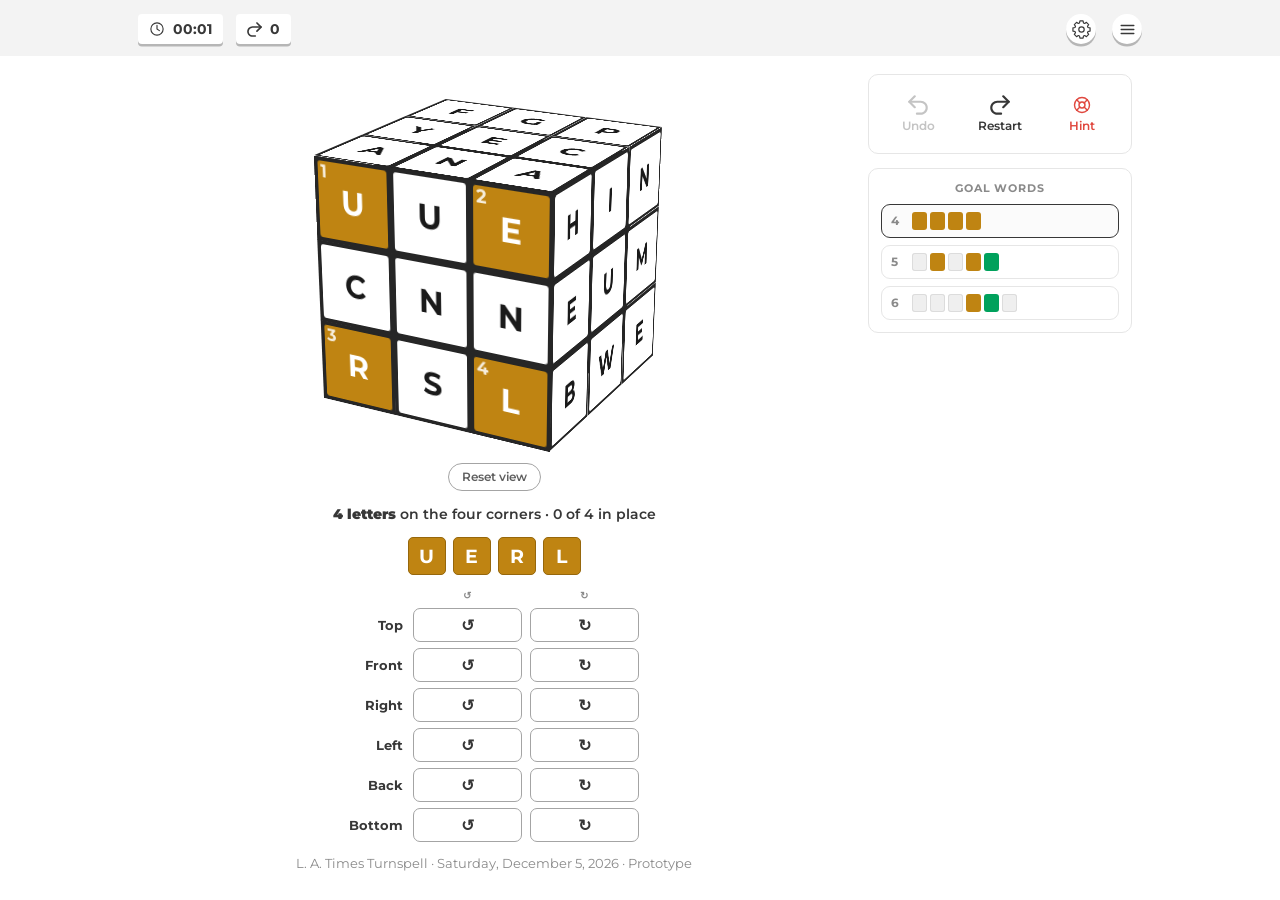
<file: turnspell.html>
<!DOCTYPE html>
<html lang="en">
<head>
<meta charset="utf-8"/>
<meta name="viewport" content="width=device-width, initial-scale=1, viewport-fit=cover"/>
<title>Turnspell</title>
<link rel="preconnect" href="https://fonts.googleapis.com">
<link rel="preconnect" href="https://fonts.gstatic.com" crossorigin>
<link href="https://fonts.googleapis.com/css2?family=Montserrat:wght@400;500;600;700;900&display=swap" rel="stylesheet">
<link rel="stylesheet" href="core.css">
<style>
  /* turnspell-only styles — everything shared lives in core.css.
     The board here is a 3D cube, but everything around it is the same chrome
     the crossword and sudoku use: same toolbar, same rail, same overlays,
     same mobile dock, same caption. */
  /* An amber deep enough to carry white text, sitting in the same family as
     the platform's peach rather than Wordle's own yellow. */
  #app{max-width:1040px;--amber2:#bf8412}
  .main{display:grid;grid-template-columns:1fr 264px;gap:28px;padding:18px 28px 12px;
        flex:1 1 auto;min-height:0}
  .stage{min-width:0;display:flex;flex-direction:column;align-items:center;gap:14px}

  /* ---------- the cube ----------
     54 stickers, each positioned in 3D by its own transform. A face turn is a
     rotation prepended to the stickers in that layer, which is why nothing
     here needs to know about faces as containers. */
  /* Nothing on the cube is clickable — turns come from the buttons — so the
     whole thing is inert to pointers and unselectable. Without that, dragging
     to look around highlights the letters instead of orbiting. */
  .scene{width:100%;display:flex;align-items:center;justify-content:center;
         perspective:1500px;touch-action:none;cursor:grab;
         height:var(--scene-h,320px);flex:none;
         user-select:none;-webkit-user-select:none;-webkit-touch-callout:none}
  /* Stickers keep pointer events so a swipe can tell which one it started on;
     everything else in the scene stays inert so the hit always lands on the
     tile itself. `user-select` alone is what stops the letters highlighting —
     that was never the job of `pointer-events`. */
  .scene *{user-select:none;-webkit-user-select:none}
  .st .ch,.st .num,.corepanel{pointer-events:none}
  .scene:active{cursor:grabbing}
  .scene:focus-visible{outline:2px solid var(--focus);outline-offset:4px;border-radius:12px}
  .cube{position:relative;transform-style:preserve-3d;
        width:var(--cs,210px);height:var(--cs,210px);
        --gap:calc(var(--cell,70px) * .045);      /* the dark line between tiles */
        --core:calc(var(--cs,210px) * .82);       /* the solid dark interior */
        transform:rotateX(var(--ax,-20deg)) rotateY(var(--ay,-28deg))}

  /* ---------- one tile, one plane ----------
     A sticker is a single full-cell tile: its own background paints the dark
     gap, and the coloured face is an inset pseudo-element in the SAME plane.
     Nothing is stacked a few pixels behind anything else.

     That matters because the previous version gave each sticker a separate
     dark backing 2px behind it, and at oblique angles 2px is inside Safari's
     depth-sorting tolerance — the backing won, and the cube grew black
     patches. Two coplanar layers cannot be mis-sorted, so the whole class of
     bug is gone rather than tuned around. Tiles also meet edge to edge, which
     is what seals the shell. */
  .st{position:absolute;left:50%;top:50%;
      margin:calc(var(--cell,70px) / -2) 0 0 calc(var(--cell,70px) / -2);
      width:var(--cell,70px);height:var(--cell,70px);
      background:#262626;
      display:flex;align-items:center;justify-content:center;
      font-weight:700;font-size:calc(var(--cell,70px) * .4);line-height:1;
      color:var(--ink3);
      box-sizing:border-box;backface-visibility:hidden;
      transition:transform .26s cubic-bezier(.4,.05,.2,1), color .18s;
      transform:var(--lr,rotate(0deg)) var(--pl,translateZ(0))}
  .st::before{content:'';position:absolute;inset:var(--gap);
              background:#fff;border-radius:3px;transition:background .18s}
  .st.nofx{transition:color .18s}

  /* The dark interior you see through the slot a turn opens. Set well inside
     the shell — far outside any sorting tolerance — and single-sided, so only
     the three panels facing the reader ever draw. */
  .corepanel{position:absolute;left:50%;top:50%;
             margin:calc(var(--core) / -2) 0 0 calc(var(--core) / -2);
             width:var(--core);height:var(--core);
             background:#1f1f1f;backface-visibility:hidden}

  /* ---------- Wordle marking ----------
     The word is never shown, so these three states are the whole clue. A slot
     is one of the numbered squares the word has to fill; green means the right
     letter in the right slot, amber means that letter belongs to the word but
     sits somewhere else in it, and an unmarked slot means the letter is not in
     the word at all. */
  .st.on::before{background:#f4f4f4;box-shadow:inset 0 0 0 1.5px #cfcfcf}
  .st.on.exact::before{background:var(--ok);box-shadow:none}
  .st.on.moved::before{background:var(--amber2);box-shadow:none}
  .st.on.exact,.st.on.moved{color:#fff}
  .st .ch{position:relative;z-index:1}
  .st .num{position:absolute;z-index:1;top:calc(var(--gap) + 1px);left:calc(var(--gap) + 3px);
           font-size:calc(var(--cell,70px) * .22);
           font-weight:700;color:#8a8a8a;line-height:1}
  .st.on.exact .num,.st.on.moved .num{color:rgba(255,255,255,.85)}

  /* ---------- prompt + goal tiles ---------- */
  .prompt{font-size:14px;font-weight:600;color:var(--ink);text-align:center;margin:0}
  .prompt b{font-weight:900}
  /* The reader's current front face, scored — this is the guess row. */
  .tiles{display:flex;gap:7px;justify-content:center;flex-wrap:wrap}
  .tile{width:38px;height:38px;border-radius:5px;display:flex;align-items:center;justify-content:center;
        font-size:19px;font-weight:700;background:#f4f4f4;color:var(--ink3);border:1.5px solid #d6d6d6}
  .tile.exact{background:var(--ok);border-color:#0a7d4c;color:#fff}
  .tile.moved{background:var(--amber2);border-color:#96670c;color:#fff}
  .viewrow{display:flex;justify-content:center}
  .viewbtn{border:1px solid var(--panel-line);background:#fff;border-radius:16px;height:28px;
           padding:0 13px;font-family:var(--font);font-size:11.5px;font-weight:600;color:#5f5f5f;
           cursor:pointer;display:inline-flex;align-items:center;gap:6px}
  .viewbtn:hover{background:#f4f4f4;color:var(--ink)}
  .mbody b.lg{color:var(--ok-ink)}
  .mbody b.la{color:#8a5f0a}
  .caption{font-size:12.5px;color:#8a8a8a;text-align:center;margin:0}

  /* ---------- move pad ----------
     Face names, not Rubik's notation. The audience is a newspaper reader, not
     a speedcuber, and "Top ↺" needs no explaining where "U'" does. */
  .pad{display:grid;grid-template-columns:auto 1fr 1fr;gap:6px 8px;align-items:center;
       width:100%;max-width:290px}
  .pad .ph{font-size:10px;font-weight:700;letter-spacing:.08em;text-transform:uppercase;
           color:#8a8a8a;text-align:center}
  .pad .fl{font-size:12.5px;font-weight:700;color:var(--ink);text-align:right;padding-right:2px}
  .mv{height:34px;border:1px solid var(--panel-line);background:#fff;border-radius:7px;
      font-family:var(--font);font-size:16px;font-weight:700;color:var(--ink);cursor:pointer;
      display:flex;align-items:center;justify-content:center;transition:background .12s}
  .mv:hover{background:var(--band)}
  .mv:active{background:var(--active)}

  /* ---------- right rail (same shape as the sudoku's) ---------- */
  .rail{display:flex;flex-direction:column;gap:14px;min-width:0}
  .rbox{border:1px solid #e6e6e6;border-radius:var(--panel-radius);background:#fff;padding:12px}
  .railhead{font-size:11px;font-weight:700;letter-spacing:.09em;text-transform:uppercase;
            color:#8a8a8a;text-align:center;margin-bottom:9px}
  .prow{display:flex;gap:8px}
  .pbtn{flex:1;display:flex;flex-direction:column;align-items:center;gap:4px;padding:8px 4px;
        border:none;background:none;font-family:var(--font);font-size:11.5px;font-weight:600;
        color:var(--ink);cursor:pointer;border-radius:8px}
  .pbtn svg{width:20px;height:20px}
  .pbtn:hover:not(:disabled){background:#f4f4f4}
  .pbtn:disabled{color:#c4c4c4;cursor:default}
  .pbtn.hint{color:var(--wrong)}
  .pbtn.hint:disabled{color:#e3b3b0}

  /* ---------- the goal-word ladder ---------- */
  .ladder{display:flex;flex-direction:column;gap:7px}
  .rung{display:flex;align-items:center;gap:9px;padding:7px 9px;border:1.5px solid #e6e6e6;
        border-radius:9px;background:#fff;cursor:pointer;text-align:left;font-family:var(--font)}
  .rung:hover{border-color:var(--line)}
  .rung.on{border-color:var(--ink);background:#fbfbfb}
  .rung.won{background:var(--ok-bg);border-color:#a9e2c4}
  .rung .len{font-size:11.5px;font-weight:700;color:#8a8a8a;width:12px;flex:none}
  .rung .mini{display:flex;gap:3px;flex:1}
  .rung .mini i{width:15px;height:18px;border-radius:3px;background:#efefef;
                display:block;flex:none;box-shadow:inset 0 0 0 1px #dcdcdc}
  .rung .mini i.exact{background:var(--ok);box-shadow:none}
  .rung .mini i.moved{background:var(--amber2);box-shadow:none}
  .rung .tick{font-size:11px;font-weight:700;color:var(--ok-ink);flex:none}

  /* ---------- mobile ---------- */
  #mobiledock{display:none}
  @media(max-width:860px){
    .main{grid-template-columns:1fr;gap:12px;padding:10px 12px 4px}
    .rail{display:none}
    /* The stack has to fit the viewport without scrolling, exactly as the
       other two players do — so the cube takes whatever height is left. */
    #mobiledock{display:flex;flex-direction:column;gap:10px;padding:8px 12px 14px;flex:none;
                border-top:1px solid #ececec;background:#fff}
    #mobiledock .prow{justify-content:space-between}
    #mobiledock .pad{max-width:none;margin:0 auto;max-width:320px}
    .ladder.mob{display:flex;flex-direction:row;gap:6px}
    .ladder.mob .rung{flex:1;flex-direction:column;gap:4px;padding:6px 4px;align-items:center}
    .ladder.mob .rung .len{width:auto}
    .ladder.mob .mini i{width:9px;height:12px}
    /* Hold the tick's line whether or not it says anything yet, so a solve
       never changes the row's height. Same reason the prompt reserves two
       lines: its longest wording wraps to two on a phone, and letting it
       shrink to one on a solve would resize the cube under the reader. */
    .ladder.mob .rung .tick{min-height:13px;line-height:13px}
    .prompt{line-height:1.45;min-height:2.9em}
    .tile{width:32px;height:32px;font-size:16px}
  }
  @media(min-width:861px){ .ladder.mob{display:none} }
  @media(prefers-reduced-motion:reduce){ .st{transition:background .18s,color .18s} }
</style>
</head>
<body>
<div id="app">

  <div class="main">
    <div class="stage">
      <div class="scene" id="scene" tabindex="0" role="application"
           aria-label="Letter cube. Drag to look around; use the turn buttons to rotate a face.">
        <div class="cube" id="cube"></div>
      </div>
      <div class="viewrow">
        <button class="viewbtn" type="button" id="viewReset">Reset view</button>
      </div>
      <p class="prompt" id="prompt">&mdash;</p>
      <div class="tiles" id="tiles"></div>
      <div class="pad" id="pad"></div>
      <div class="ladder mob" id="ladderMob"></div>
      <p class="caption" id="caption"></p>
    </div>

    <div class="rail">
      <div class="rbox">
        <div class="prow">
          <button class="pbtn" type="button" id="undoBtn"><svg aria-hidden="true"><use href="icons.svg#i-undo"/></svg>Undo</button>
          <button class="pbtn" type="button" id="resetBtn"><svg aria-hidden="true"><use href="icons.svg#i-redo"/></svg>Restart</button>
          <button class="pbtn hint" type="button" id="hintBtn"><svg aria-hidden="true"><use href="icons.svg#i-lifebuoy"/></svg>Hint</button>
        </div>
      </div>
      <div class="rbox">
        <div class="railhead">Goal words</div>
        <div class="ladder" id="ladder"></div>
      </div>
    </div>
  </div>

  <div id="mobiledock">
    <div class="prow" id="mobRow"></div>
  </div>

  <!-- Settings -->
  <div class="overlay" id="settingsOverlay"><div class="modal" role="dialog" aria-modal="true" aria-labelledby="dlgH-set">
    <div class="mhead"><h2 id="dlgH-set">Settings</h2>
      <button class="mclose" type="button" data-close aria-label="Close"><svg width="24" height="24" aria-hidden="true"><use href="icons.svg#i-close"/></svg></button></div>
    <div class="mbody">
      <div class="sgroup">
        <div class="srow"><div class="lab"><b>Show timer</b><span>Shows the timer while playing this puzzle</span></div>
          <label class="sw"><input type="checkbox" id="optTimerShown" checked/><i></i></label></div>
        <div class="srow"><div class="lab"><b>Swipe the cube to turn</b><span>Swipe across a face to turn it. Drag the background to look around.</span></div>
          <label class="sw"><input type="checkbox" id="optSwipe"/><i></i></label></div>
        <div class="srow"><div class="lab"><b>Animate turns</b><span>Turn this off if the cube feels slow on your device</span></div>
          <label class="sw"><input type="checkbox" id="optAnim" checked/><i></i></label></div>
      </div>
    </div>
    <div class="mbtns"><button class="btn pri" type="button" id="applySettings">Apply</button></div>
  </div></div>

  <!-- How to play -->
  <div class="overlay" id="howtoOverlay"><div class="modal" role="dialog" aria-modal="true" aria-labelledby="dlgH-howto">
    <div class="mhead"><h2 id="dlgH-howto">How To Play</h2>
      <button class="mclose" type="button" data-close aria-label="Close"><svg width="24" height="24" aria-hidden="true"><use href="icons.svg#i-close"/></svg></button></div>
    <div class="mbody">
      <p>Three words are hidden in one cube. Every square carries a letter, and you turn the faces until a word lines up on the numbered squares of the <b>front face</b>.</p>
      <p><b>You are never told the words.</b> The squares tell you how close you are, the way Wordle does:</p>
      <p><b class="lg">Green</b> &mdash; the right letter in the right square.<br/>
         <b class="la">Amber</b> &mdash; that letter is in the word, but belongs in a different square.<br/>
         <b>Grey</b> &mdash; that letter is not in the word at all.</p>
      <p>The numbers show the order: the <b>four corners</b> first, then the <b>centre</b>, then an <b>edge</b>. So a four-letter word sits on the corners alone.</p>
      <p>All three words share the same cube, so switching between them changes nothing &mdash; and every turn gives you clues about all three at once.</p>
      <p>Use the turn buttons, or the keys <b>T</b>&nbsp;/&nbsp;<b>B</b>&nbsp;/&nbsp;<b>L</b>&nbsp;/&nbsp;<b>R</b>&nbsp;/&nbsp;<b>F</b>&nbsp;/&nbsp;<b>K</b> for top, bottom, left, right, front and back. Hold <b>Shift</b> to turn the other way. Drag the cube to look around it, and <b>Reset view</b> to face the front again.</p>
      <p>No word is more than six turns from where you start. Your score is the turns you take and the time on the clock.</p>
    </div>
    <div class="mbtns"><button class="btn pri" type="button" data-close>Got it</button></div>
  </div></div>

  <!-- Support -->
  <div class="overlay" id="supportOverlay"><div class="modal" role="dialog" aria-modal="true" aria-labelledby="dlgH-support">
    <div class="mhead"><h2 id="dlgH-support">Support</h2>
      <button class="mclose" type="button" data-close aria-label="Close"><svg width="24" height="24" aria-hidden="true"><use href="icons.svg#i-close"/></svg></button></div>
    <div class="mbody">
      <p>Something not working? Quote the ticket number below and we can look up this exact puzzle.</p>
      <p><b>Ticket number: <span id="ticketNo">&mdash;</span></b></p>
      <p id="copyrightLine">&copy; 2026 Tribune Content Agency, LLC</p>
    </div>
    <div class="mbtns"><button class="btn pri" type="button" data-close>Close</button></div>
  </div></div>

  <!-- Win -->
  <div class="overlay" id="winOverlay"><div class="modal" role="dialog" aria-modal="true" aria-labelledby="dlgH-win">
    <div class="mhead"><h2 id="dlgH-win">Congratulations!</h2>
      <button class="mclose" type="button" data-close aria-label="Close"><svg width="24" height="24" aria-hidden="true"><use href="icons.svg#i-close"/></svg></button></div>
    <div class="mbody center">
      <p id="winLine">You spelled all three words. Keep playing!</p>
      <div class="stats">
        <div class="stat"><span>Turns</span><b id="winMoves">0</b></div>
        <div class="stat"><span>Time</span><b id="winTime">&mdash;</b></div>
      </div>
    </div>
    <div class="mbtns"><button class="btn pri" type="button" id="winShare">Share</button></div>
    <p class="winnext"><button type="button" id="winMore">More puzzles</button></p>
  </div></div>

  <!-- shared confirm/notice -->
  <div class="overlay" id="dialogOverlay"><div class="modal" role="dialog" aria-modal="true" aria-labelledby="dlgTitle">
    <div class="mhead"><h2 id="dlgTitle">&mdash;</h2>
      <button class="mclose" type="button" data-close aria-label="Close"><svg width="24" height="24" aria-hidden="true"><use href="icons.svg#i-close"/></svg></button></div>
    <div class="mbody center"><p id="dlgBody">&mdash;</p></div>
    <div class="mbtns">
      <button class="btn sec" type="button" id="dlgClose">Close</button>
      <button class="btn pri" type="button" id="dlgOk">Ok</button>
    </div>
  </div></div>

  <div id="menuScrim"></div>
  <div class="toast" id="toast" role="status" aria-live="polite"></div>
  <div id="live" class="sr-only" role="status" aria-live="polite"></div>
</div>

<script src="games.js"></script>
<script src="core.js"></script>
<script src="turnspell-engine.js"></script>
<script>
(function(){
  'use strict';
  const $=XW.$, T=window.TURNSPELL;

  (function(){
    const want=new URLSearchParams(location.search).get('game')||'turnspell';
    const g=window.GAMES&&window.GAMES[want];
    XW.gameId=(g&&g.live&&g.player==='turnspell.html')?want:'turnspell';
  })();

  /* ---------- which puzzle ----------
     Nothing is fetched: the date is the puzzle. A future date is refused
     rather than generated, the same guarantee the sudoku gives. */
  const params=new URLSearchParams(location.search);
  const today=T.todayISO();
  const parsed=T.parseId(params.get('p')||'');
  const asked=(parsed&&parsed.date)||today;
  const iso=(asked>today)?today:asked;
  const substituted=(asked>today)?asked:null;

  const P=T.forDate(iso), puzId=P.id;
  XW.puzzleId=puzId;
  document.title='Turnspell — '+iso;

  const DOW=['Sunday','Monday','Tuesday','Wednesday','Thursday','Friday','Saturday'];
  const MON=['January','February','March','April','May','June','July','August','September','October','November','December'];
  (function(){
    const d=new Date(iso+'T00:00:00');
    const G=(window.GAMES&&window.GAMES[XW.gameId])||{};
    $('#caption').textContent='L. A. Times '+(G.label||'Turnspell')+' · '+
      DOW[d.getDay()]+', '+MON[d.getMonth()]+' '+d.getDate()+', '+d.getFullYear()+(G.tag?' · '+G.tag:'');
  })();

  /* ---------- state ----------
     ONE cube for the whole puzzle. `active` is only which word's slots are
     being judged — changing it does not touch `state`, because every word is
     planted into this same cube. `solvedAt` records the turn count when each
     word fell. */
  const LENS=P.lengths;
  let active=LENS[0], state=null, hist=[], moves=0;
  const solvedAt={};
  let won=false;
  const opts={anim:true, swipe:false};

  /* Face names rather than notation, in the order a reader scans them. */
  const FACE_LABEL={U:'Top',D:'Bottom',L:'Left',R:'Right',F:'Front',B:'Back'};
  const PAD_ORDER=['U','F','R','L','B','D'];
  /* The CSS rotation that matches a clockwise turn of each face, in cube
     space. Axis and angle are kept apart so a prime turn is an honest sign
     flip rather than string surgery on "rotateY(-90deg)". */
  const LAYER_AXIS={U:'Y',D:'Y',R:'X',L:'X',F:'Z',B:'Z'};
  const LAYER_DEG={U:-90,D:90,R:90,L:-90,F:90,B:-90};
  const layerCss=(f,prime)=>'rotate'+LAYER_AXIS[f]+'('+(prime?-LAYER_DEG[f]:LAYER_DEG[f])+'deg)';
  const FACE_ROT={F:'',B:'rotateY(180deg)',R:'rotateY(90deg)',
                  L:'rotateY(-90deg)',U:'rotateX(90deg)',D:'rotateX(-90deg)'};

  /* ---------- shared chrome ---------- */
  const app=document.getElementById('app');
  XW.mountToolbar(app,{
    left:['timer',{id:'moves',kind:'pill',icon:'i-redo',size:15,text:'0',label:'Turns taken'}],
    right:['settings','menu'],
    menuItems:[['more','More puzzles'],['howto','How to play'],['restart','Start again'],
               ['share','Share'],['support','Support']]
  });
  app.insertBefore($('.topbar'),$('.main'));

  /* ---------- build the 54 stickers ---------- */
  const cubeEl=$('#cube'), els=[];
  const faceOf=n=>T.FACE_IDS.find(f=>{const N=T.FACES[f].n;return N[0]===n[0]&&N[1]===n[1]&&N[2]===n[2];});
  const setPlace=(i,pl)=>els[i].style.setProperty('--pl',pl);
  const setLayer=(i,lr)=>els[i].style.setProperty('--lr',lr);
  const setFx=(i,off)=>els[i].classList.toggle('nofx',off);

  function buildCube(){
    cubeEl.innerHTML=''; els.length=0;
    /* the static dark interior, six panels well inside the shell */
    T.FACE_IDS.forEach(f=>{
      const c=document.createElement('div');
      c.className='corepanel'; c.setAttribute('aria-hidden','true');
      c.style.transform=(FACE_ROT[f]?FACE_ROT[f]+' ':'')+'translateZ(calc(var(--core) / 2))';
      cubeEl.appendChild(c);
    });
    for(let i=0;i<54;i++){
      const d=document.createElement('div');
      d.className='st';
      const num=document.createElement('span'); num.className='num'; num.setAttribute('aria-hidden','true');
      const v=document.createElement('span'); v.className='ch';
      d.appendChild(num); d.appendChild(v);
      cubeEl.appendChild(d); els.push(d);
    }
  }

  /* A sticker's placement: rotate to its face, push out to the surface, then
     slide to its cell. Recomputed after every turn — the DOM node stays put
     and only its transform changes. */
  function placement(st){
    const f=faceOf(st.n), cell=T.cellOf(f,st.p);
    const row=Math.floor(cell/3), col=cell%3;
    return (FACE_ROT[f]?FACE_ROT[f]+' ':'')+'translateZ(var(--half)) '+
           'translate(calc(var(--cell) * '+(col-1)+'), calc(var(--cell) * '+(row-1)+'))';
  }

  /* Marks for every word at once — each reads the same front face at its own
     length, which is why a single turn is a clue about all three. */
  function marksFor(L){
    return T.mark(T.frontWord(state,L),P.goals[L].word);
  }
  /* which numbered slot, if any, a front-face cell is — PATH order */
  const slotOfCell=cell=>T.PATH.indexOf(cell);

  function paint(){
    const L=active;
    const m=marksFor(L);
    const front=T.frontWord(state,L);
    state.forEach((st,i)=>{
      const el=els[i], f=faceOf(st.n), cell=T.cellOf(f,st.p);
      setPlace(i,placement(st));
      setLayer(i,'rotate(0deg)');
      el.querySelector('.ch').textContent=st.ch;
      const k=(f==='F')?slotOfCell(cell):-1;
      const inWord=(k>=0&&k<L);
      el.classList.toggle('on',inWord);
      el.classList.toggle('exact',inWord&&m[k]==='exact');
      el.classList.toggle('moved',inWord&&m[k]==='moved');
      el.querySelector('.num').textContent=inWord?String(k+1):'';
      el.setAttribute('aria-hidden','true');
    });

    /* The guess row: what is on the front face right now, scored. The answer
       is never printed anywhere. */
    const tiles=$('#tiles'); tiles.innerHTML='';
    for(let k=0;k<L;k++){
      const t=document.createElement('div');
      t.className='tile'+(m[k]==='absent'?'':' '+m[k]);
      t.textContent=front[k]||'';
      tiles.appendChild(t);
    }

    const WHERE={4:'the four corners',5:'the corners and the centre',
                 6:'the corners, the centre and one edge'};
    const greens=m.filter(x=>x==='exact').length;
    $('#prompt').innerHTML=solvedAt[L]!==undefined
      ? 'Found in <b>'+solvedAt[L]+'</b> turns.'
      : '<b>'+L+' letters</b> on '+(WHERE[L]||'the numbered squares')+
        ' &middot; '+greens+' of '+L+' in place';

    XW.setChip('moves',String(moves));
    $('#undoBtn').disabled=!hist.length;
    $('#hintBtn').disabled=solvedAt[L]!==undefined;
    paintLadder();
    save();
  }

  function paintLadder(){
    [$('#ladder'),$('#ladderMob')].forEach(host=>{
      host.innerHTML='';
      LENS.forEach(L=>{
        const m=marksFor(L), solved=solvedAt[L]!==undefined;
        const b=document.createElement('button');
        b.type='button';
        b.className='rung'+(L===active?' on':'')+(solved?' won':'');
        b.setAttribute('aria-current',L===active?'true':'false');
        const len=document.createElement('span'); len.className='len'; len.textContent=L;
        const mini=document.createElement('span'); mini.className='mini';
        /* every row is live, so a turn shows its effect on all three words */
        for(let k=0;k<L;k++){
          const c=document.createElement('i');
          const st=solved?'exact':m[k];
          if(st!=='absent') c.className=st;
          mini.appendChild(c);
        }
        b.appendChild(len); b.appendChild(mini);
        /* The tick line is always here, empty until the word falls. Adding it
           only on a solve made the row taller mid-game, which pushed the
           ladder under the mobile dock and clipped it. */
        const t=document.createElement('span'); t.className='tick';
        t.textContent=solved?('✓ '+solvedAt[L]):'';
        b.appendChild(t);
        b.setAttribute('aria-label',L+'-letter word, '+
          (solved?'found in '+solvedAt[L]+' turns'
                 :m.filter(x=>x==='exact').length+' of '+L+' letters in place'));
        b.addEventListener('click',()=>setActive(L));
        host.appendChild(b);
      });
    });
  }

  /* Switching target words must not disturb the cube — same cube, different
     slots being judged. This is the whole point of planting them together. */
  function setActive(L){
    if(busy) return;
    active=L;
    paint();
    XW.announce(L+'-letter word selected. The cube has not changed.');
  }

  /* ---------- turning ---------- */
  let busy=false;
  function turn(move,record){
    if(busy||won) return;
    const f=move[0], a=T.axisOf(f), s=T.signOf(f);
    const css=layerCss(f,move.length>1);
    if(record!==false){ hist.push(move); moves++; }

    const affected=[];
    state.forEach((st,i)=>{ if(st.p[a]===s) affected.push(i); });

    const commit=()=>{
      T.applyMove(state,move);
      affected.forEach(i=>setFx(i,true));
      paint();
      /* one forced reflow so the reset transform is not itself animated */
      void cubeEl.offsetWidth;
      affected.forEach(i=>setFx(i,false));
      busy=false;
      checkWin();
    };

    if(!opts.anim||window.matchMedia('(prefers-reduced-motion: reduce)').matches){ commit(); return; }
    busy=true;
    affected.forEach(i=>setLayer(i,css));
    setTimeout(commit,270);
  }

  /* ---------- win ----------
     Every turn is checked against ALL the words, not just the one being
     chased — you can stumble onto a word you were not aiming at, and being
     told so is more satisfying than having it pass unnoticed. */
  function checkWin(){
    let found=null;
    LENS.forEach(L=>{
      if(solvedAt[L]!==undefined) return;
      if(T.frontWord(state,L)===P.goals[L].word){ solvedAt[L]=moves; found=L; }
    });
    if(found===null) return;

    const word=P.goals[found].word;
    paintLadder(); save();
    XW.emit('assist_used',{action:'word_found',len:found});

    if(LENS.every(L=>solvedAt[L]!==undefined)){
      won=true; XW.timer.stop();
      $('#winMoves').textContent=String(moves);
      $('#winTime').textContent=XW.fmtTime(XW.timer.secs);
      XW.openOverlay('winOverlay');
      XW.emit('game_complete',{puzzleId:puzId,seconds:XW.timer.secs,moves:moves});
      XW.announce('All words found in '+moves+' turns.');
      return;
    }
    /* Now that it is solved the word can be named — that is the reward. */
    XW.toast('“'+word+'” — found it.');
    XW.announce('“'+word+'” found. '+
      LENS.filter(L=>solvedAt[L]===undefined).length+' to go.');
    if(found===active){
      const next=LENS.find(L=>solvedAt[L]===undefined);
      if(next!==undefined) setTimeout(()=>{ if(!won) setActive(next); },900);
    }
  }

  /* ---------- hint ----------
     Asks the engine from wherever the player actually is; it searches nearby
     and otherwise retraces their own turns back onto the planted route. */
  /* Hint plays the turn rather than describing it. It still says which turn it
     was, so the reader can follow the reasoning and pick it up themselves —
     and it counts as a turn, because the cube really did move. */
  $('#hintBtn').onclick=()=>{
    if(busy||solvedAt[active]!==undefined) return;
    const m=T.nextMove(state,P.goals[active],hist);
    XW.emit('assist_used',{action:'hint'});
    if(!m){ XW.toast('Try Undo — that is further from the word than it looks.'); return; }
    const f=m[0], dir=m.length>1?'anticlockwise':'clockwise';
    turn(m);
    XW.toast('Turned the '+FACE_LABEL[f].toLowerCase()+' face '+dir+'.');
    XW.announce('Hint: turned the '+FACE_LABEL[f]+' face '+dir+'.');
  };
  $('#undoBtn').onclick=()=>{
    if(!hist.length||busy) return;
    const m=hist.pop();
    moves++;                             /* an undo is a turn; it still costs */
    turn(T.invert(m),false);
  };
  /* Restart puts the one cube back to how it was dealt. Words already found
     stay found — you earned those. */
  $('#resetBtn').onclick=()=>{
    XW.dialog('Start again','Put the cube back the way it was dealt?',()=>{
      XW.closeOverlay($('#dialogOverlay'));
      state=T.clone(P.start);
      hist=[];
      paint();
      XW.announce('Cube reset to the start.');
    },{ok:'Restart',cancel:'Cancel'});
  };
  /* The view, not the puzzle — put the camera back where it began. */
  $('#viewReset').onclick=()=>{
    ax=AX_HOME; ay=AY_HOME; applyOrbit();
    XW.announce('View reset.');
  };

  /* ---------- move pad ---------- */
  (function buildPad(){
    const pad=$('#pad');
    pad.innerHTML='';
    const blank=document.createElement('span'); blank.className='ph'; pad.appendChild(blank);
    ['↺','↻'].forEach(g=>{ const h=document.createElement('span'); h.className='ph'; h.textContent=g; pad.appendChild(h); });
    PAD_ORDER.forEach(f=>{
      const lab=document.createElement('span'); lab.className='fl'; lab.textContent=FACE_LABEL[f];
      pad.appendChild(lab);
      [["'",'↺','anticlockwise'],['','↻','clockwise']].forEach(([suf,glyph,dir])=>{
        const b=document.createElement('button');
        b.type='button'; b.className='mv'; b.textContent=glyph;
        b.dataset.move=f+suf;
        b.setAttribute('aria-label','Turn the '+FACE_LABEL[f]+' face '+dir);
        b.addEventListener('click',()=>turn(f+suf));
        pad.appendChild(b);
      });
    });
  })();

  /* the dock reuses the rail's three actions rather than growing its own */
  (function buildMobRow(){
    const row=$('#mobRow');
    [['undoBtn','i-undo','Undo'],['resetBtn','i-redo','Restart'],['hintBtn','i-lifebuoy','Hint']]
      .forEach(([id,ic,label])=>{
        const b=document.createElement('button');
        b.type='button'; b.className='pbtn'+(id==='hintBtn'?' hint':'');
        b.innerHTML='<svg aria-hidden="true"><use href="icons.svg#'+ic+'"/></svg>'+label;
        b.addEventListener('click',()=>document.getElementById(id).click());
        b.id='m-'+id;
        row.appendChild(b);
      });
    const sync=()=>{ ['undoBtn','resetBtn','hintBtn'].forEach(id=>{
      const src=document.getElementById(id), dst=document.getElementById('m-'+id);
      if(src&&dst) dst.disabled=src.disabled; }); };
    new MutationObserver(sync).observe($('.rail'),{attributes:true,subtree:true,attributeFilter:['disabled']});
    sync();
  })();

  /* ---------- orbit: drag, keys, and a sane default ---------- */
  /* A gentle tilt on purpose: the word lives on the front face, so that face
     stays close to square and readable, and the top and right are angled just
     enough to see what is coming. */
  /* Vertical tilt is bounded because it is the axis that runs out of room; at
     34 degrees the projection is about 1.4x the cube, inside the 1.5x the
     scene reserves. Turning all the way round horizontally costs nothing, so
     that stays free. */
  const AX_MAX=34;
  const AX_HOME=-20, AY_HOME=-28;      /* what "Reset view" goes back to */
  let ax=AX_HOME, ay=AY_HOME, drag=null;
  const applyOrbit=()=>{ cubeEl.style.setProperty('--ax',ax+'deg');
                         cubeEl.style.setProperty('--ay',ay+'deg'); };
  /* ---------- swipe to turn ----------
     Which layer a swipe means depends on where it started and which way it
     went ACROSS THE FACE — so the face's two on-screen directions are read
     off the rendered stickers themselves rather than re-deriving the
     projection. Ask where the neighbouring cells actually are and the answer
     is right for whatever orientation the cube happens to be in. */
  const dot3=(a,b)=>a[0]*b[0]+a[1]*b[1]+a[2]*b[2];
  const SWIPE_MIN=16;                      /* below this it was a tap, not a swipe */

  function faceAxes(f){
    const byCell={};
    state.forEach((st,i)=>{ if(faceOf(st.n)===f) byCell[T.cellOf(f,st.p)]=els[i]; });
    const mid=cell=>{ const r=byCell[cell].getBoundingClientRect();
                      return {x:r.left+r.width/2, y:r.top+r.height/2}; };
    const c1=mid(1), c2=mid(2), c4=mid(4);
    /* cells are row-major from the face's own basis: 2 minus 1 is one step
       along `right`, 1 minus 4 is one step along `up` */
    return { right:{x:c2.x-c1.x, y:c2.y-c1.y}, up:{x:c1.x-c4.x, y:c1.y-c4.y} };
  }

  function moveForSwipe(idx,dx,dy){
    const st=state[idx], f=faceOf(st.n), F=T.FACES[f];
    const ax2=faceAxes(f);
    const alongR=(dx*ax2.right.x+dy*ax2.right.y)/Math.hypot(ax2.right.x,ax2.right.y);
    const alongU=(dx*ax2.up.x+dy*ax2.up.y)/Math.hypot(ax2.up.x,ax2.up.y);

    let axisVec, level, prime;
    if(Math.abs(alongR)>=Math.abs(alongU)){
      /* dragged across the face: the layer turns about the face's up axis */
      const s=alongR>0?1:-1;
      axisVec=F.up; level=dot3(st.p,F.up);
      if(!level) return null;                       /* a middle row — no face turn */
      prime=(s*level)===1;
    }else{
      /* dragged up or down the face: the layer turns about its right axis */
      const s=alongU>0?1:-1;
      axisVec=F.right; level=dot3(st.p,F.right);
      if(!level) return null;
      prime=(s*level)===-1;
    }
    const n=axisVec.map(v=>v*level);
    const face=T.FACE_IDS.find(g=>{const N=T.FACES[g].n;
      return N[0]===n[0]&&N[1]===n[1]&&N[2]===n[2];});
    return face?(face+(prime?"'":'')):null;
  }

  const scene=$('#scene');
  scene.addEventListener('pointerdown',e=>{
    const tile=e.target.closest&&e.target.closest('.st');
    const idx=tile?els.indexOf(tile):-1;
    /* Swipes only claim the pointer when they start ON the cube. Starting in
       the background always orbits, whatever the setting. */
    if(opts.swipe&&idx>=0){ drag={mode:'turn', idx:idx, x:e.clientX, y:e.clientY}; }
    else{ drag={mode:'orbit', x:e.clientX, y:e.clientY, ax:ax, ay:ay}; }
    scene.setPointerCapture(e.pointerId);
  });
  scene.addEventListener('pointermove',e=>{
    if(!drag||drag.mode!=='orbit') return;
    ay=drag.ay+(e.clientX-drag.x)*.5;
    ax=Math.max(-AX_MAX,Math.min(AX_MAX,drag.ax-(e.clientY-drag.y)*.5));
    applyOrbit();
  });
  const endDrag=e=>{
    if(drag&&drag.mode==='turn'&&e){
      const dx=e.clientX-drag.x, dy=e.clientY-drag.y;
      if(Math.hypot(dx,dy)>=SWIPE_MIN){
        const m=moveForSwipe(drag.idx,dx,dy);
        if(m) turn(m);
        else XW.toast('The middle row does not turn on its own — try an outer one.');
      }
    }
    drag=null;
  };
  scene.addEventListener('pointerup',endDrag);
  scene.addEventListener('pointercancel',endDrag);

  /* ---------- keyboard ----------
     T/B/L/R/F/K for the six faces (K for "bacK", since B is taken by Bottom),
     Shift for the other direction. Arrows orbit. */
  const KEY_FACE={t:'U',b:'D',l:'L',r:'R',f:'F',k:'B'};
  document.addEventListener('keydown',e=>{
    if(XW.anyOverlayOpen()) return;
    const tag=(e.target.tagName||'').toLowerCase();
    if(tag==='input'||tag==='textarea') return;
    const f=KEY_FACE[e.key.toLowerCase()];
    if(f){ e.preventDefault(); turn(f+(e.shiftKey?"'":'')); return; }
    if(e.key==='ArrowLeft'){ e.preventDefault(); ay-=12; applyOrbit(); }
    else if(e.key==='ArrowRight'){ e.preventDefault(); ay+=12; applyOrbit(); }
    else if(e.key==='ArrowUp'){ e.preventDefault(); ax=Math.max(-AX_MAX,ax-12); applyOrbit(); }
    else if(e.key==='ArrowDown'){ e.preventDefault(); ax=Math.min(AX_MAX,ax+12); applyOrbit(); }
    else if(e.key==='z'&&(e.metaKey||e.ctrlKey)){ e.preventDefault(); $('#undoBtn').click(); }
  });

  /* ---------- sizing ----------
     The cube scales to whatever the frame gives us, bounded so the stack
     always fits without scrolling — the same rule the other two players use. */
  /* Reserve room for the cube as it actually sits, not for the most extreme
     angle it could ever be dragged to — sizing for the worst case cost 20% of
     the stack's height and cropped the caption off the bottom. The tilt is
     bounded instead (see AX_MAX), which keeps the projection inside this
     reserve without taking anything away from the layout. */
  function size(){
    const mob=window.matchMedia('(max-width:860px)').matches;
    const w=$('.stage').clientWidth||320;
    const dock=mob?($('#mobiledock').offsetHeight||0):0;
    const chrome=($('.topbar').offsetHeight||0)+dock+
                 ($('#prompt').offsetHeight||0)+($('#tiles').offsetHeight||0)+
                 ($('#pad').offsetHeight||0)+($('#caption').offsetHeight||0)+
                 (mob?($('#ladderMob').offsetHeight||0):0)+96;
    const availH=Math.max(150,(window.innerHeight||600)-chrome);
    const cs=Math.max(96,Math.min(mob?230:250,Math.min(w*.62,availH/1.5)));
    cubeEl.style.setProperty('--cs',cs+'px');
    cubeEl.style.setProperty('--cell',(cs/3)+'px');
    cubeEl.style.setProperty('--half',(cs/2)+'px');
    $('#scene').style.setProperty('--scene-h',Math.round(cs*1.5)+'px');
  }
  addEventListener('resize',size);
  /* mobile browsers change the visible height as their chrome slides away */
  if(window.visualViewport) visualViewport.addEventListener('resize',size);

  /* ---------- persistence ---------- */
  function save(){
    XW.storage.save(puzId,{
      active:active, hist:hist.join(' '), moves:moves,
      /* "4:3,5:8" — which words are found and at what turn count */
      solved:LENS.filter(L=>solvedAt[L]!==undefined).map(L=>L+':'+solvedAt[L]).join(','),
      elapsed:XW.timer.secs, completed:won,
      filled:LENS.filter(L=>solvedAt[L]!==undefined).length, total:LENS.length
    });
  }
  function load(){
    const st=XW.storage.load(puzId); if(!st) return;
    if(typeof st.solved==='string'&&st.solved){
      st.solved.split(',').forEach(pair=>{
        const [L,at]=pair.split(':').map(Number);
        if(LENS.indexOf(L)>=0) solvedAt[L]=at||0;
      });
    }
    moves=st.moves||0;
    won=!!st.completed;
    if(LENS.indexOf(st.active)>=0) active=st.active;
    XW.timer.secs=st.elapsed||0;
    /* replay the stored turns so the one cube comes back exactly as it was */
    state=T.clone(P.start);
    if(typeof st.hist==='string'&&st.hist){
      hist=st.hist.split(' ').filter(Boolean);
      hist.forEach(m=>T.applyMove(state,m));
    }
  }

  /* ---------- wiring ---------- */
  XW.wireChrome({
    title:()=>'Turnspell',
    /* clicking the timer hides or shows it, as in the crossword -- it never
       pauses it, so the time is never struck through. Settings stays in step. */
    toggleTimer:()=>{ const tp=$('#timerPill'), hide=!tp.classList.contains('collapsed');
      tp.classList.toggle('collapsed',hide); $('#optTimerShown').checked=!hide;
      XW.announce(hide?'Timer hidden':'Timer shown'); },
    menu:act=>{
      if(act==='more') XW.goArchive();
      else if(act==='howto') XW.openOverlay('howtoOverlay');
      else if(act==='support') XW.openOverlay('supportOverlay');
      else if(act==='restart'){
        XW.dialog('Start again','Reset all three words and the clock?',()=>{
          XW.closeOverlay($('#dialogOverlay'));
          XW.storage.clear(puzId);
          LENS.forEach(L=>delete solvedAt[L]); moves=0; won=false;
          XW.timer.reset(); XW.timer.stopped=false;
          state=T.clone(P.start); hist=[]; active=LENS[0]; paint();
        },{ok:'Restart',cancel:'Cancel'});
      }
    }
  });
  $('#settingsBtn').onclick=()=>XW.openOverlay('settingsOverlay');
  $('#applySettings').onclick=()=>{
    opts.anim=$('#optAnim').checked;
    opts.swipe=$('#optSwipe').checked;
    $('#timerPill').classList.toggle('collapsed',!$('#optTimerShown').checked);
    XW.closeOverlay($('#settingsOverlay'));
    paint();
  };
  $('#dlgOk').onclick=()=>{ const a=XW.dlgAction; if(a) a(); else XW.closeOverlay($('#dialogOverlay')); };
  $('#winMore').onclick=()=>XW.goArchive();
  $('#winShare').onclick=()=>{
    XW.share('copy',XW.shareUrl(),XW.shareText('Turnspell'));
    XW.emit('share_clicked',{target:'copy'});
  };

  $('#ticketNo').textContent=(function(){
    let h=0; for(let i=0;i<puzId.length;i++) h=(Math.imul(h,31)+puzId.charCodeAt(i))>>>0;
    const hex=n=>((n>>>0).toString(16)).slice(-7).padStart(7,'0');
    return 'lat-'+hex(h)+'-'+hex(h^0x9e3779b9);
  })();

  /* ---------- boot ---------- */
  buildCube();
  state=T.clone(P.start);
  load();
  applyOrbit();
  paint();
  size();
  setTimeout(size,80);
  XW.timer.onTick=s=>{ $('#timer').textContent=XW.fmtTime(s); };
  XW.timer.start(XW.timer.secs);
  if(won) XW.timer.stop();
  XW.emit('game_start',{puzzleId:puzId,engine:'turnspell'});
  if(substituted) setTimeout(()=>XW.toast('“'+substituted+'” is not available yet — showing today'),400);
  setInterval(save,10000);
})();
</script>
</body>
</html>
</file>
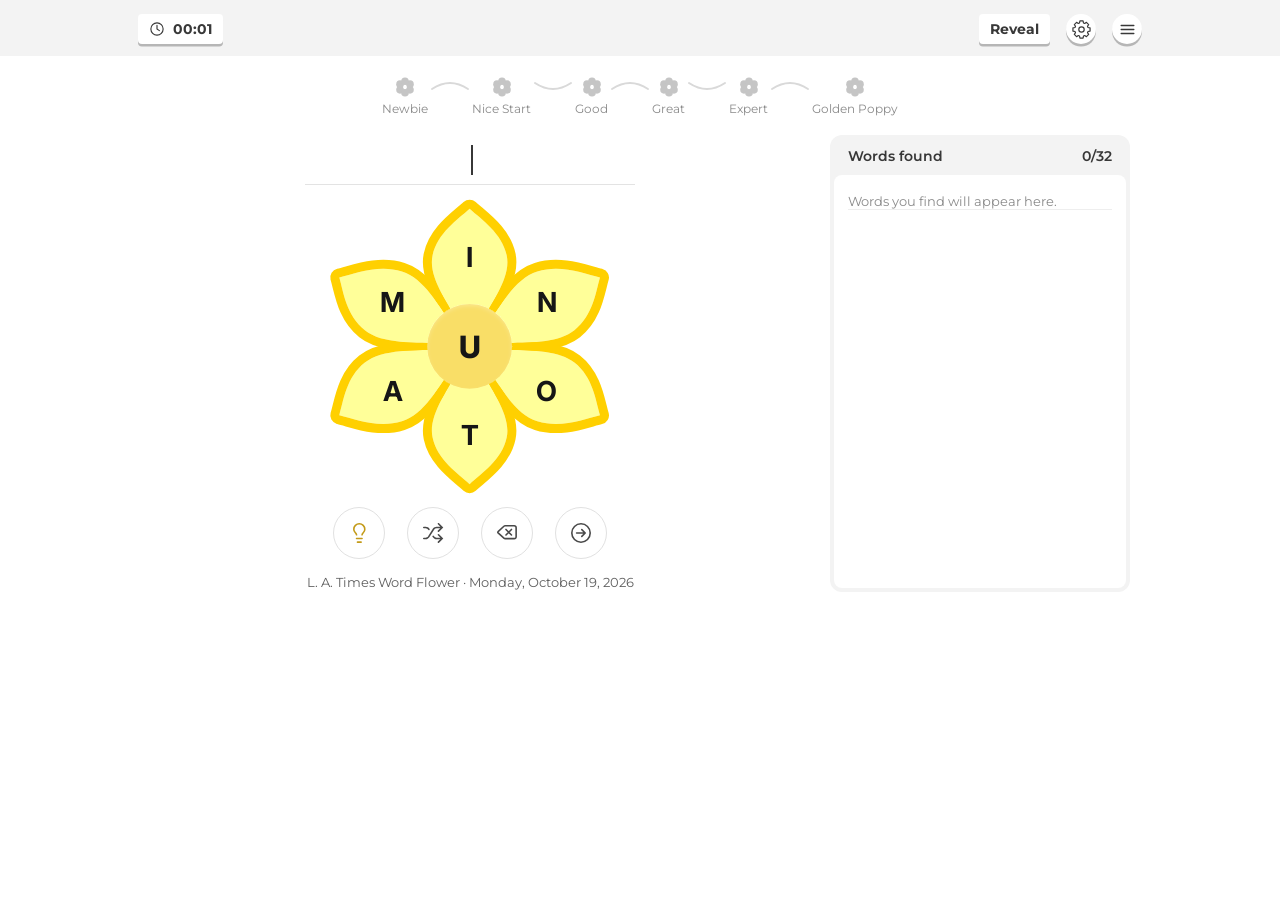
<file: wordflower.html>
<!DOCTYPE html>
<html lang="en">
<head>
<meta charset="utf-8"/>
<!-- zoom deliberately enabled: blocking it is a WCAG failure and iOS ignores it anyway -->
<meta name="viewport" content="width=device-width, initial-scale=1, viewport-fit=cover"/>
<title>Word Flower</title>
<link rel="preconnect" href="https://fonts.googleapis.com">
<link rel="preconnect" href="https://fonts.gstatic.com" crossorigin>
<link href="https://fonts.googleapis.com/css2?family=Montserrat:wght@400;500;600;700;800;900&family=Inter:wght@400;500;600;700;800&display=swap" rel="stylesheet">
<link rel="stylesheet" href="core.css">
<style>
  /* Word Flower -- laid out from the reference frame: the stage track across
     the top, the flower on the left with its four buttons under it, and the
     found words in a panel on the right. The flower's blues are the frame's. */
  /* Colours are the design files' own: petals #FFFF99 rimmed #FFD000
     ("Pressed blossom petals.svg"), centre #F9DE67 ("Flower center.svg"),
     stage flowers #707070 reached and #C5C5C5 not ("Achievement flower.svg"). */
  :root{--petal:#ffff99;--petal-hit:#ffe95c;--petal-rule:#ffd000;--heart:#f9de67;
        --stage-on:#707070;--stage-off:#c5c5c5;--icon:#494949;
        --wf-blue:#1d7fd6;--hint:#ffd84d}
  #app{max-width:1040px}
  .main{display:grid;grid-template-columns:minmax(0,1fr) minmax(240px,300px);
        grid-template-areas:"track track" "play rail";gap:20px 40px;
        padding:20px 30px 18px;flex:1 1 auto;min-height:0;
        /* rows hug their content: stretched, the spare height of a tall
           window opened a gap between the stages and the flower */
        align-content:start}

  /* ---------- the stage track ----------
     Six flowers joined by waves. A stage's flower turns blue when it is
     reached, and the wave after it fills as the score climbs towards the
     next -- the GDD's "the lines are filled as you play". */
  .track{grid-area:track;justify-self:center;display:flex;align-items:flex-start}
  .stage{display:flex;flex-direction:column;align-items:center;gap:5px;flex:none}
  .stage .ico{width:22px;height:22px;color:var(--stage-off);transition:color .3s}
  .stage.on .ico{color:var(--stage-on)}
  .stage span{font-size:12px;line-height:1;color:#8a8a8a;white-space:nowrap}
  .stage.on span{color:var(--ink)}
  .stage.cur span{font-weight:700}
  .leg{width:40px;height:14px;margin:3px 2px 0;flex:none;overflow:visible}
  .leg path{fill:none;stroke-width:2;stroke-linecap:round}
  .leg .base{stroke:#d9d9d9}
  .leg .fill{stroke:var(--stage-on);transition:stroke-dasharray .45s ease}
  /* an empty line draws nothing -- a round cap on a zero-length dash would
     still leave a dot at its start */
  .leg .fill.empty{visibility:hidden}

  /* ---------- the play column ---------- */
  .play{grid-area:play;display:flex;flex-direction:column;align-items:center;min-width:0}
  .entrywrap{position:relative;width:min(330px,100%)}
  /* The word being built. The centre letter is set apart in bold blue, as the
     GDD asks, so it is obvious at a glance whether the word can count. */
  .entry{height:50px;display:flex;align-items:center;justify-content:center;
         border-bottom:1px solid #e3e3e3;font-family:'Inter',var(--font);
         font-size:28px;font-weight:600;letter-spacing:.06em;color:var(--ink);
         white-space:nowrap;overflow:hidden}
  .entry b{color:var(--wf-blue);font-weight:800}
  .caret{display:inline-block;width:2px;height:30px;background:var(--ink);margin-left:3px;
         animation:wf-blink 1.05s steps(1) infinite}
  @keyframes wf-blink{50%{opacity:0}}
  .entry.shake{animation:wf-shake .36s}
  /* a refused word lingers, greyed, while it shakes -- but it is no longer
     the entry, so the next letter typed starts a fresh word at once */
  .entry .gone{color:#b9b9b9}
  @keyframes wf-shake{20%{transform:translateX(-7px)}40%{transform:translateX(6px)}
                      60%{transform:translateX(-4px)}80%{transform:translateX(2px)}}
  /* A refusal or a score, floated above the entry so nothing below moves.
     Red for a word that does not count, blue for points, gold for a pangram. */
  .msg{position:absolute;left:50%;bottom:calc(100% + 4px);transform:translate(-50%,4px);
       padding:6px 14px;border-radius:999px;font-size:13.5px;font-weight:600;white-space:nowrap;
       color:#fff;background:#d93a3a;opacity:0;pointer-events:none;
       transition:opacity .18s,transform .18s}
  .msg.show{opacity:1;transform:translate(-50%,0)}
  .msg.good{background:var(--wf-blue)}
  .msg.gold{background:#e2a400;color:#231a00}

  /* the hint: a word's known letters and its length, and the eye that
     uncovers one more */
  .hintwrap{width:min(330px,100%);margin-top:10px;min-height:0}
  .hintbar{display:flex;align-items:stretch;height:34px;border-radius:6px;overflow:hidden;
           background:var(--hint)}
  .hinttx{flex:1;display:flex;align-items:center;justify-content:center;
          font-family:'Inter',var(--font);font-size:15px;font-weight:700;letter-spacing:.08em;color:#231a00}
  .hinteye{width:40px;border:0;background:#1f1f1f;color:#fff;cursor:pointer;
           display:flex;align-items:center;justify-content:center}
  .hinteye:focus-visible{outline:2px solid var(--wf-blue);outline-offset:2px}
  /* display:flex above outranks the hidden attribute, so say it outright */
  .hinteye[hidden]{display:none}
  .hintnote{margin:4px 0 0;text-align:center;font-size:11.5px;color:#7a7a7a}

  /* ---------- the flower ----------
     Built from the design files rather than redrawn: the six petals of
     "Pressed blossom petals.svg" and the disc of "Flower center.svg", at
     their own coordinates. The petals' gold rim is an OUTER stroke -- 17
     wide, masked so only the half outside the petals shows, which is what
     the file's mask does -- so the rim never eats into a petal's colour. */
  .flower{width:min(284px,100%);aspect-ratio:268/283;margin:12px 0 6px;display:block;overflow:visible;
          touch-action:manipulation;user-select:none;-webkit-user-select:none;
          -webkit-tap-highlight-color:transparent}
  .flower .pf{fill:var(--petal);transition:fill .12s}
  .flower .pr{fill:none;stroke:var(--petal-rule);stroke-width:17;stroke-linejoin:round}
  .flower .heart circle{fill:var(--heart);transition:fill .12s}
  .flower .key{cursor:pointer;outline:none}
  .flower .key text{font-family:'Inter',var(--font);font-size:26px;font-weight:700;fill:#161616;
                    text-anchor:middle;dominant-baseline:central;pointer-events:none;
                    transition:opacity .14s}
  .flower .heart text{font-size:29px;font-weight:800}
  .flower .petal.hit .pf,.flower .petal:active .pf{fill:var(--petal-hit)}
  .flower .heart.hit circle,.flower .heart:active circle{fill:#f0c93a}
  .flower .key:focus-visible .pr{stroke:#b07d00}
  .flower .heart:focus-visible circle{stroke:#b07d00;stroke-width:3}
  .flower.shuffling .petal text{opacity:0}

  /* ---------- the four buttons ---------- */
  .ctrls{display:flex;gap:22px;margin-top:4px}
  .cbtn{width:52px;height:52px;border-radius:50%;border:1px solid #e1e1e1;background:#fff;
        color:var(--icon);display:flex;align-items:center;justify-content:center;cursor:pointer;
        transition:background .15s,border-color .15s}
  .cbtn:hover{border-color:#c8c8c8}
  .cbtn:active{transform:scale(.95)}
  .cbtn.hint.on{background:#fff4c7;border-color:#f3dc85}
  /* delete and enter wake up once there is something to act on */
  .cbtn.live{background:#e3f2fe;border-color:#bfe0fb}
  .caption{margin:14px auto 0;max-width:400px;text-align:center;font-size:13px;line-height:1.5;color:#5f5f5f}

  /* ---------- found words ----------
     The panel takes the play column's height and scrolls inside it; it is
     taken out of flow so a long list can never make the row taller than the
     flower beside it. */
  .rail{grid-area:rail;position:relative;min-width:0;min-height:300px}
  .wpanel{position:absolute;inset:0;display:flex;flex-direction:column;
          background:#f3f3f3;border-radius:12px;padding:0 4px 4px}
  .whead{display:flex;justify-content:space-between;align-items:center;padding:13px 14px 11px;
         font-size:13.5px;font-weight:600;color:var(--ink)}
  .wlist{flex:1 1 auto;min-height:0;overflow-y:auto;background:#fff;border-radius:8px;
         display:grid;grid-template-columns:1fr 1fr;align-content:start;column-gap:12px;
         padding:4px 10px 8px;margin:0;list-style:none}
  /* height too: on a phone the list scrolls sideways, and a horizontal bar
     takes its thickness from height, not width */
  .wlist::-webkit-scrollbar{width:4px;height:4px}
  .wlist::-webkit-scrollbar-thumb{background:#e2e2e2;border-radius:4px}
  .wlist li{border-bottom:1px solid #eeeeee;min-width:0}
  /* A found word opens its dictionary entry, which is what the GDD's "click
     on the guessed word to see the meaning" does in the live game too. */
  .wi{display:flex;align-items:center;gap:6px;padding:7px 4px;border-radius:4px;
      font-family:'Inter',var(--font);font-size:14px;font-weight:500;color:var(--ink);
      text-decoration:underline;text-underline-offset:2px;white-space:nowrap;overflow:hidden}
  .wi .mk{width:14px;height:14px;flex:none;color:var(--wf-blue)}
  .wi.pg{font-weight:800}
  .wi.pg .mk{color:#e2a400}
  .wi.new{background:#fff1a8}
  /* words the reader did not find, shown by Reveal: listed, but plainly not
     theirs */
  .wi.rev{color:#9a9a9a;font-weight:500}
  .wi.rev .mk{color:#c4c4c4}
  .wempty{grid-column:1/-1;margin:14px 4px;font-size:13px;color:#8a8a8a}

  .loaderr{margin:40px auto;max-width:420px;text-align:center;color:#5f5f5f}

  /* ---------- mobile ----------
     The GDD's phone layout: the found words move above the flower as one
     scrolling row, about four to a screen, and Reveal becomes the eye in the
     top bar. */
  @media(max-width:720px){
    .main{grid-template-columns:minmax(0,1fr);grid-template-areas:"track" "rail" "play";
          gap:12px;padding:12px 12px 0;flex:0 0 auto}
    .track{justify-self:stretch;justify-content:center}
    .stage span{font-size:9.5px}
    .stage .ico{width:16px;height:16px}
    .leg{width:16px;margin:2px 1px 0}
    .rail{min-height:0}
    .wpanel{position:static}
    .whead{padding:9px 10px 7px;font-size:12.5px}
    .wlist{display:flex;flex-wrap:nowrap;overflow-x:auto;overflow-y:hidden;gap:8px;
           padding:6px 8px;scroll-snap-type:x proximity;-webkit-overflow-scrolling:touch;
           overscroll-behavior-x:contain}
    .wlist li{flex:0 0 auto;min-width:calc(25% - 6px);border-bottom:0;scroll-snap-align:start}
    .wi{justify-content:center;font-size:13px;padding:6px 6px}
    .wempty{margin:4px;font-size:12px}
    .flower{width:min(270px,76vw);margin:8px 0 4px}
    .entry{height:44px;font-size:25px}
    /* the words panel sits right above the entry here, so the message is
       smaller, rests on the entry's top edge, and the play column steps down
       just enough for it to clear the panel */
    .play{margin-top:8px}
    .msg{bottom:calc(100% - 4px);padding:4px 12px;font-size:12.5px;z-index:3}
    .ctrls{gap:16px}
    .cbtn{width:48px;height:48px}
    .caption{display:none}
  }
</style>
</head>
<body>
<div id="app">

  <div class="main" id="main">
    <div class="track" id="track" role="img" aria-label="Score"></div>

    <div class="play" id="play">
      <div class="entrywrap">
        <div class="msg" id="msg" role="status" aria-live="polite"></div>
        <div class="entry" id="entry" aria-label="Your word"></div>
      </div>
      <div class="hintwrap" id="hintwrap" hidden>
        <div class="hintbar">
          <div class="hinttx" id="hinttx"></div>
          <button class="hinteye" type="button" id="hintEye" aria-label="Show another letter">
            <svg width="20" height="20" aria-hidden="true"><use href="icons.svg#i-eye"/></svg></button>
        </div>
        <p class="hintnote" id="hintnote">Tap the eye to show another letter</p>
      </div>

      <svg class="flower" id="flower" viewBox="0 0 268 283" role="group" aria-label="Letters"></svg>

      <div class="ctrls">
        <!-- icons: the design's a.svg (hint), b.svg (shuffle) and Vector-1.svg
             (delete), at their own size and stroke -->
        <button class="cbtn hint" type="button" id="hintBtn" aria-label="Hint" title="Hint">
          <svg width="13" height="20" viewBox="0 0 13 20" fill="none" aria-hidden="true">
            <path d="M9.05 11.8C9.23 10.88 9.69 10.24 10.43 9.51C11.34 8.68 11.8 7.49 11.8 6.3C11.8 4.84 11.22 3.44 10.19 2.41C9.16 1.38 7.76 .8 6.3 .8C4.84 .8 3.44 1.38 2.41 2.41C1.38 3.44 .8 4.84 .8 6.3C.8 7.22 .98 8.32 2.18 9.51C2.82 10.15 3.37 10.88 3.55 11.8M3.55 15.47H9.05M4.47 19.13H8.13"
                  stroke="#C39A18" stroke-width="1.6" stroke-linecap="round"/></svg></button>
        <button class="cbtn" type="button" id="shuffleBtn" aria-label="Shuffle the petals" title="Shuffle">
          <svg width="21" height="20" viewBox="0 0 21 20" fill="none" aria-hidden="true">
            <path d="M15.47 19.13L19.13 15.47L15.47 11.8M19.13 15.47H13.6C13 15.46 12.41 15.31 11.88 15.02C11.35 14.73 10.9 14.32 10.57 13.82L10.24 13.41M15.47 8.13L19.13 4.47L15.47 .8M19.13 4.47L13.66 4.47C13.07 4.46 12.48 4.6 11.95 4.87C11.43 5.15 10.97 5.54 10.63 6.03L5.63 13.91C5.29 14.39 4.84 14.79 4.31 15.06C3.79 15.33 3.2 15.47 2.61 15.47H.8M.8 4.47H2.61C3.29 4.46 3.96 4.65 4.55 5C5.13 5.36 5.6 5.87 5.91 6.48"
                  stroke="currentColor" stroke-width="1.6" stroke-linecap="round"/></svg></button>
        <button class="cbtn" type="button" id="delBtn" aria-label="Delete the last letter" title="Delete">
          <svg width="20" height="15" viewBox="0 0 20 15" fill="none" aria-hidden="true">
            <path d="M14.47 4.47L11.72 7.22M11.72 7.22L8.97 9.97M11.72 7.22L8.97 4.47M11.72 7.22L14.47 9.97M8.13 .8C7.68 .8 7.24 .97 6.9 1.28L1.1 6.54C1.01 6.62 .93 6.73 .88 6.85C.83 6.96 .8 7.09 .8 7.22C.8 7.34 .83 7.47 .88 7.59C.93 7.7 1.01 7.81 1.1 7.9L6.9 13.16C7.24 13.47 7.68 13.63 8.13 13.63H17.3C17.79 13.63 18.25 13.44 18.6 13.1C18.94 12.75 19.13 12.29 19.13 11.8V2.63C19.13 2.15 18.94 1.68 18.6 1.34C18.25 .99 17.79 .8 17.3 .8H8.13Z"
                  stroke="currentColor" stroke-width="1.6" stroke-linecap="round"/></svg></button>
        <!-- Enter is not among the design's four (its fourth, Vector-2.svg, is
             a turn-back arrow), but a phone has no Enter key and the live game
             has this button; drawn to match the set -->
        <button class="cbtn" type="button" id="enterBtn" aria-label="Enter the word" title="Enter">
          <svg width="20" height="20" viewBox="0 0 20 20" fill="none" aria-hidden="true">
            <circle cx="10" cy="10" r="9.2" stroke="currentColor" stroke-width="1.6"/>
            <path d="M5.6 10H14M10.8 6.6L14.2 10L10.8 13.4" stroke="currentColor" stroke-width="1.6"
                  stroke-linecap="round" stroke-linejoin="round"/></svg></button>
      </div>
      <div class="caption" id="caption"></div>
    </div>

    <div class="rail">
      <div class="wpanel">
        <div class="whead"><span>Words found</span><span id="wcount">0/0</span></div>
        <ul class="wlist" id="wlist" aria-label="Words found"></ul>
      </div>
    </div>
  </div>

  <!-- Settings -->
  <div class="overlay" id="settingsOverlay"><div class="modal" role="dialog" aria-modal="true" aria-labelledby="dlgH-set">
    <div class="mhead"><h2 id="dlgH-set">Settings</h2>
      <button class="mclose" type="button" data-close aria-label="Close"><svg width="24" height="24" aria-hidden="true"><use href="icons.svg#i-close"/></svg></button></div>
    <div class="mbody">
      <div class="sgroup">
        <div class="srow"><div class="lab"><b>Show timer</b><span>Shows the timer while playing this puzzle</span></div>
          <label class="sw"><input type="checkbox" id="optTimerShown" checked/><i></i></label></div>
        <div class="srow"><div class="lab"><b>Sound</b><span>Control puzzle audio (if available)</span></div>
          <label class="sw"><input type="checkbox" id="optSound" checked/><i></i></label></div>
      </div>
    </div>
    <div class="mbtns"><button class="btn pri" type="button" id="applySettings">Apply</button></div>
  </div></div>

  <!-- How to play -->
  <div class="overlay" id="howtoOverlay"><div class="modal" role="dialog" aria-modal="true" aria-labelledby="dlgH-howto">
    <div class="mhead"><h2 id="dlgH-howto">How to play</h2>
      <button class="mclose" type="button" data-close aria-label="Close"><svg width="24" height="24" aria-hidden="true"><use href="icons.svg#i-close"/></svg></button></div>
    <div class="mbody">
      <p>Make as many words as you can from the seven letters of the flower. Every word must use the letter in the center and be at least four letters long. Letters can be used more than once in the same word.</p>
      <p>Tap the petals or type on your keyboard to spell a word, then press Enter. Words you find are listed beside the flower; tap one to look up its meaning.</p>
      <p><b>Score</b></p>
      <p>A four-letter word is worth 1 point, and every letter after that adds a point: five letters score 2, six score 3, and so on. A pangram, a word that uses all seven letters, earns 5 bonus points. Your score moves you along the stages at the top, from Newbie to Golden Poppy.</p>
      <p><b>Hint</b></p>
      <p>The bulb shows the first letter of a word you have not found yet, and how long it is. Tap the eye to uncover more of its letters; the last one is always yours to find. Tap the bulb again for a different word. Hints never cost you points.</p>
      <p><b>Shuffle</b></p>
      <p>Moves the petals around to help you see new words. The center letter stays put.</p>
      <p><b>Reveal</b></p>
      <p>Shows every word you have not found and ends the puzzle. Your score stays what it was before you revealed.</p>
      <p><b>Save</b></p>
      <p>Your progress is saved automatically in this browser. You can also choose Save from the menu at any time.</p>
      <p><b>Start again</b></p>
      <p>Clears your words and sets the clock back to zero.</p>
    </div>
  </div></div>

  <!-- Support -->
  <div class="overlay" id="supportOverlay"><div class="modal" role="dialog" aria-modal="true" aria-labelledby="dlgH-support">
    <div class="mhead"><h2 id="dlgH-support">Support</h2>
      <button class="mclose" type="button" data-close aria-label="Close"><svg width="24" height="24" aria-hidden="true"><use href="icons.svg#i-close"/></svg></button></div>
    <div class="mbody">
      <p>This player is powered by GameLab</p>
      <div class="soft">
        <p>Please include the following in your message:</p>
        <p><b>Ticket number: <span id="ticketNo">&mdash;</span></b></p>
        <p>Device type</p><p>Device orientation</p><p>Screenshot (if possible)</p>
      </div>
      <hr/>
      <p id="copyrightLine">&copy; 2026 Tribune Content Agency, LLC</p>
    </div>
  </div></div>

  <!-- Congratulations -->
  <div class="overlay" id="winOverlay"><div class="modal" role="dialog" aria-modal="true" aria-labelledby="dlgH-win">
    <div class="mhead"><h2 id="dlgH-win">Congratulations!</h2>
      <button class="mclose" type="button" data-close aria-label="Close"><svg width="24" height="24" aria-hidden="true"><use href="icons.svg#i-close"/></svg></button></div>
    <div class="mbody center">
      <div class="winicon"><svg width="34" height="34" aria-hidden="true"><use href="icons.svg#i-confetti"/></svg></div>
      <p id="winLine">You found every word.</p>
      <p class="winrank" id="winRank"></p>
      <div class="winstats">
        <div><span class="wl">Score</span><b id="winScore">0</b></div>
        <div><span class="wl">Words</span><b id="winWords">0</b></div>
        <div><span class="wl">Time</span><b id="winTime">&mdash;</b></div>
      </div>
    </div>
    <div class="mbtns"><button class="btn pri" type="button" id="winShare">Share</button></div>
    <p class="winnext">Discover Your New Challenge</p>
    <div class="promo" id="promo"></div>
  </div></div>

  <!-- shared confirm/notice -->
  <div class="overlay" id="dialogOverlay"><div class="modal" role="dialog" aria-modal="true" aria-labelledby="dlgTitle">
    <div class="mhead"><h2 id="dlgTitle">&mdash;</h2>
      <button class="mclose" type="button" data-close aria-label="Close"><svg width="24" height="24" aria-hidden="true"><use href="icons.svg#i-close"/></svg></button></div>
    <div class="mbody center"><p id="dlgBody">&mdash;</p></div>
    <div class="mbtns">
      <button class="btn sec" type="button" id="dlgClose">Close</button>
      <button class="btn pri" type="button" id="dlgOk">Ok</button>
    </div>
  </div></div>

  <div id="menuScrim"></div>
  <div id="toast" role="status" aria-live="polite"></div>
  <div id="srLive" class="sr-only" role="status" aria-live="polite"></div>
</div>

<style>
  /* Congratulations stats, as the other games draw them */
  .winstats{display:flex;justify-content:center;gap:0;margin:16px 0 4px}
  .winstats > div{display:flex;flex-direction:column;gap:2px;padding:0 22px}
  .winstats > div + div{border-left:1px solid var(--panel-line)}
  .winstats .wl{font-size:14px;font-weight:400;color:var(--ink)}
  .winstats b{font-size:26px;font-weight:700;color:var(--ink)}
  .winicon{display:flex;justify-content:center;margin:2px 0 -2px}
  .winrank{margin:4px 0 0;font-size:22px;font-weight:900;color:var(--wf-blue)}
  .winrank.gold{color:#d79a00}
  .winnext{margin:12px 0 10px;text-align:center;font-size:14px;font-weight:700;color:var(--ink)}
  .promo{width:min(196px,100%);margin:0 auto 4px;border-radius:12px;overflow:hidden;
         background:#fff;border:1px solid #e8e8e8}
  .promo .pthumb{height:86px;display:flex;align-items:center;justify-content:center}
  .promo .pthumb svg{width:44px;height:44px}
  .promo .pbody{padding:10px 12px 12px;text-align:left}
  .promo h3{margin:0 0 3px;font-size:15px;font-weight:700;color:var(--ink)}
  .promo p{margin:0 0 9px;font-size:12px;font-weight:400;color:#6b6b6b;line-height:1.35}
  .promo .pgo{display:flex;align-items:center;justify-content:center;height:32px;width:100%;
        border-radius:20px;border:1.5px solid var(--ink);background:#fff;cursor:pointer;
        font-family:var(--font);font-size:13px;font-weight:700;color:var(--ink)}
</style>

<!-- games.js first: core.js reads window.GAMES to resolve the roster entry -->
<script src="games.js"></script>
<script src="core.js"></script>
<script src="wordflower-engine.js"></script>
<script>
(async function(){
  'use strict';
  const $=XW.$, W=window.WORDFLOWER;
  XW.gameId='wordflower';
  const G=(window.GAMES&&window.GAMES.wordflower)||{};
  const SVGNS='http://www.w3.org/2000/svg';

  /* ---------- chrome ----------
     Reveal is a pill on the desktop bar and the eye on a phone, as the GDD's
     mobile notes have it. Ask a friend is in the GDD too, but needs the
     accounts half of the platform, so it is deliberately absent. */
  XW.mountToolbar($('#app'),{
    left:['timer'],
    right:[{id:'revealBtn',kind:'pill',text:'Reveal',label:'Reveal every word',only:'desktop'},
           {id:'revealMob',icon:'i-eye',size:22,label:'Reveal every word',only:'mobile'},
           'settings','menu'],
    menuItems:[['more','More puzzles'],['howto','How to play'],['save','Save'],
               ['restart','Start again'],['support','Support']]
  });
  $('#app').insertBefore($('.topbar'),$('.main'));

  /* ---------- which puzzle ----------
     Authored, like the crosswords: the backend's published index first, the
     static manifest when the backend cannot be reached. A payload that breaks
     the editorial contract is refused here as well as at upload, so a
     hand-edited static file cannot put a broken flower in front of a reader. */
  let res=null, P=null, loadErr='';
  try{
    res=await XW.loadPuzzle();
    const problems=W.validate(res.data);
    if(problems.length){ loadErr='This puzzle has a problem and cannot be played.';
                         console.warn('[wordflower] invalid payload:',problems); }
    else P=W.normalize(res.data);
  }catch(e){ loadErr='No puzzle is available right now. Please try again later.';
             console.warn('[wordflower]',e&&e.message); }
  if(!P){
    $('#main').innerHTML='<p class="loaderr"></p>';
    $('.loaderr').textContent=loadErr;
    return;
  }
  const puzId=res.id;
  XW.puzzleId=puzId;
  const iso=P.date||(res.meta&&res.meta.date)||'';
  document.title='Word Flower'+(iso?' — '+iso:'');

  const DOW=['Sunday','Monday','Tuesday','Wednesday','Thursday','Friday','Saturday'];
  const MON=['January','February','March','April','May','June','July','August','September','October','November','December'];
  (function(){
    const d=new Date(iso+'T00:00:00');
    const when=isNaN(d)?'':(DOW[d.getDay()]+', '+MON[d.getMonth()]+' '+d.getDate()+', '+d.getFullYear());
    const by=[P.author?'by '+P.author:'',P.editor?'Ed. '+P.editor:''].filter(Boolean).join(' / ');
    $('#caption').textContent=['L. A. Times '+(G.label||'Word Flower'),when,by].filter(Boolean).join(' · ');
  })();

  /* ---------- state ---------- */
  const TH=W.thresholds(P);
  const found=new Set();
  let order=P.petals.slice();      // the petals as currently arranged
  let entry='';
  let hint=null;                   // {word, shown:[indexes]}
  let lastFound=null;              // the most recent find, highlighted in the list
  let revealed=false, won=false;
  const score=()=>[...found].reduce((n,w)=>n+W.pointsFor(w,P),0);

  /* ---------- the flower ----------
     The design's own geometry: "Pressed blossom petals.svg" (268x283, centred
     on 133.654,141) and "Flower center.svg" (a 40-radius disc with a soft
     white inner highlight). Drawn once; a shuffle only changes which letter
     each petal carries. Petals run clockwise from the top. */
  const flower=$('#flower');
  const CX=133.654, CY=141;
  const PETALS=[
    'M133.654 11C122.729 21 103.064 34 98.6937 55C94.3235 75 111.803 98 124.914 122C130.741 131.333 136.568 131.333 142.394 122C155.505 98 172.985 75 168.615 55C164.244 34 144.58 21 133.654 11Z',
    'M256.654 76C241.73 72.34 219.598 63.251 197.543 70.287C176.435 76.823 163.413 102.179 147.261 124.572C141.344 133.857 144.257 138.476 156.001 138.428C185.264 136.821 215.765 139.177 232.504 125.713C250.188 111.749 252.655 89.66 256.654 76Z',
    'M256.654 206C252.655 192.34 250.188 170.251 232.504 156.287C215.765 142.823 185.264 145.179 156.001 143.572C144.257 143.524 141.344 148.143 147.261 157.428C163.413 179.821 176.435 205.177 197.543 211.713C219.598 218.749 241.73 209.66 256.654 206Z',
    'M133.654 271C144.58 261 164.244 248 168.615 227C172.985 207 155.505 184 142.394 160C136.568 150.667 130.741 150.667 124.914 160C111.803 184 94.3235 207 98.6937 227C103.064 248 122.729 261 133.654 271Z',
    'M10.6541 206C25.5787 209.66 47.7106 218.749 69.7655 211.713C90.8734 205.177 103.895 179.821 120.048 157.428C125.964 148.143 123.051 143.524 111.307 143.572C82.044 145.179 51.5428 142.823 34.8041 156.287C17.1204 170.251 14.6533 192.34 10.6541 206Z',
    'M10.6541 76C14.6533 89.66 17.1204 111.749 34.8041 125.713C51.5428 139.177 82.044 136.821 111.307 138.428C123.051 138.476 125.964 133.857 120.048 124.572C103.895 102.179 90.8734 76.823 69.7655 70.287C47.7106 63.251 25.5787 72.34 10.6541 76Z'
  ];
  /* where a petal's letter sits: out along its axis, in the middle of the
     part of the petal the centre disc leaves showing */
  const LETTER_R=84;
  const mk=(tag,attrs,parent)=>{
    const n=document.createElementNS(SVGNS,tag);
    for(const k in attrs) n.setAttribute(k,attrs[k]);
    if(parent) parent.appendChild(n);
    return n;
  };
  const defs=mk('defs',{},flower);
  /* the centre's inner highlight, as "Flower center.svg" defines it */
  const shade=mk('filter',{id:'wfHeart',x:'-10%',y:'-10%',width:'120%',height:'125%',
                           'color-interpolation-filters':'sRGB'},defs);
  mk('feColorMatrix',{in:'SourceAlpha',type:'matrix',result:'a',
                      values:'0 0 0 0 0 0 0 0 0 0 0 0 0 0 0 0 0 0 127 0'},shade);
  mk('feOffset',{dy:'2'},shade);
  mk('feGaussianBlur',{stdDeviation:'2'},shade);
  mk('feComposite',{in2:'a',operator:'arithmetic',k2:'-1',k3:'1'},shade);
  mk('feColorMatrix',{type:'matrix',values:'0 0 0 0 1 0 0 0 0 1 0 0 0 0 1 0 0 0 0.25098 0'},shade);
  mk('feBlend',{mode:'normal',in2:'SourceGraphic'},shade);

  /* the rim is drawn only OUTSIDE the petals: white everywhere, black over
     all six -- the file's own mask, so one petal's rim never paints over
     another petal either */
  const rim=mk('mask',{id:'wfRim',maskUnits:'userSpaceOnUse',x:'-2',y:'-2',width:'272',height:'287'},defs);
  mk('rect',{x:'-2',y:'-2',width:'272',height:'287',fill:'#fff'},rim);
  mk('path',{d:PETALS.join(''),fill:'#000'},rim);

  const petalEls=[];
  PETALS.forEach((d,k)=>{
    const g=mk('g',{class:'key petal',role:'button',tabindex:'0','data-k':k},flower);
    mk('path',{class:'pf',d:d},g);
    mk('path',{class:'pr',d:d,mask:'url(#wfRim)'},g);
    const a=k*Math.PI/3;
    const t=mk('text',{x:(CX+LETTER_R*Math.sin(a)).toFixed(1),y:(CY-LETTER_R*Math.cos(a)).toFixed(1)},g);
    petalEls.push({g:g,t:t});
  });
  const heart=mk('g',{class:'key heart',role:'button',tabindex:'0'},flower);
  mk('circle',{cx:CX,cy:CY,r:40,filter:'url(#wfHeart)'},heart);
  const heartTx=mk('text',{x:CX,y:CY},heart);

  function paintFlower(){
    petalEls.forEach((p,k)=>{
      p.t.textContent=order[k];
      p.g.setAttribute('aria-label','Letter '+order[k]);
    });
    heartTx.textContent=P.center;
    heart.setAttribute('aria-label','Center letter '+P.center);
  }
  const flash=(g)=>{ g.classList.add('hit'); setTimeout(()=>g.classList.remove('hit'),140); };
  petalEls.forEach((p,k)=>{
    p.g.addEventListener('click',()=>{ flash(p.g); addLetter(order[k]); });
  });
  heart.addEventListener('click',()=>{ flash(heart); addLetter(P.center); });
  [heart].concat(petalEls.map(p=>p.g)).forEach(g=>g.addEventListener('keydown',e=>{
    if(e.key==='Enter'||e.key===' '){ e.preventDefault(); e.stopPropagation(); g.dispatchEvent(new Event('click')); }
  }));
  /* A mouse or finger press must not leave focus on a petal or a button:
     the reader taps letters, then types Enter on the keyboard, and a focused
     petal would take that Enter as "add me again" (a focused Shuffle would
     shuffle) instead of submitting the word. Tab still reaches every one of
     them for keyboard play. */
  flower.addEventListener('pointerdown',e=>{ if(e.target.closest('.key')) e.preventDefault(); });
  $('.ctrls').addEventListener('pointerdown',e=>{ if(e.target.closest('.cbtn')) e.preventDefault(); });

  /* The petals move, the centre never does -- shuffle is there to make the
     reader see the same letters differently, and the centre is the one
     letter they must not lose track of. Always a new arrangement. */
  function shuffle(){
    if(flower.classList.contains('shuffling'))return;
    const before=order.join('');
    let next=order.slice();
    for(let tries=0;tries<8&&next.join('')===before;tries++){
      for(let i=next.length-1;i>0;i--){ const j=Math.floor(Math.random()*(i+1)); [next[i],next[j]]=[next[j],next[i]]; }
    }
    flower.classList.add('shuffling');
    setTimeout(()=>{ order=next; paintFlower(); flower.classList.remove('shuffling'); },150);
    XW.emit('assist_used',{action:'shuffle'});
  }

  /* ---------- the word being built ---------- */
  const MAX_LEN=19;
  const LETTERS=new Set(P.petals.concat(P.center));
  let rejected='';                 // a refused word, still on show while it shakes
  function addLetter(ch){
    if(won||revealed||entry.length>=MAX_LEN)return;
    rejected='';
    entry+=ch; paintEntry();
  }
  function delLetter(){ if(entry){ entry=entry.slice(0,-1); paintEntry(); } }
  function paintEntry(){
    const box=$('#entry');
    box.textContent='';
    if(!entry&&rejected){
      const g=document.createElement('span'); g.className='gone'; g.textContent=rejected;
      box.appendChild(g);
    }
    entry.split('').forEach(ch=>{
      if(ch===P.center){ const b=document.createElement('b'); b.textContent=ch; box.appendChild(b); }
      else box.appendChild(document.createTextNode(ch));
    });
    const caret=document.createElement('span'); caret.className='caret'; box.appendChild(caret);
    box.setAttribute('aria-label','Your word: '+(entry||'empty'));
    $('#delBtn').classList.toggle('live',!!entry);
    $('#enterBtn').classList.toggle('live',entry.length>=W.MIN_LEN);
  }

  let msgTimer=null;
  function say(text,kind){
    const m=$('#msg');
    m.textContent=text;
    m.className='msg show'+(kind?' '+kind:'');
    clearTimeout(msgTimer);
    msgTimer=setTimeout(()=>{ m.classList.remove('show'); },kind?1300:1600);
  }

  function submit(){
    if(won||revealed||!entry)return;
    const r=W.check(P,entry,found);
    if(!r.ok){
      say(W.MESSAGES[r.reason]);
      XW.announce(W.MESSAGES[r.reason]);
      /* The entry clears NOW, not when the shake ends: a reader typing on
         lost the first letters of their next word to a delayed clear. */
      rejected=entry; entry=''; paintEntry();
      const box=$('#entry'), mine=rejected;
      box.classList.remove('shake'); void box.offsetWidth; box.classList.add('shake');
      setTimeout(()=>{ box.classList.remove('shake');
                       if(rejected===mine){ rejected=''; paintEntry(); } },420);
      return;
    }
    const was=W.rankIndex(score(),TH);
    found.add(r.word); lastFound=r.word;
    if(hint&&hint.word===r.word) hint=null;
    entry=''; paintEntry();
    const now=W.rankIndex(score(),TH);
    const stageUp=now>was?W.RANKS[now].name+'! ':'';
    say(stageUp+(r.pangram?'Pangram! ':'')+'+'+r.points, r.pangram?'gold':'good');
    XW.announce(r.word+' found, '+r.points+(r.points===1?' point':' points')+
                (stageUp?'. You reached '+W.RANKS[now].name:''));
    XW.emit('assist_used',{action:'word_found',word:r.word,points:r.points,pangram:r.pangram});
    render();
    checkWin();
  }

  /* ---------- the stage track ---------- */
  /* "Achievement flower.svg", in its own order: the white centre goes down
     first and the six petals over it, so only the small hole between them
     shows white. */
  const STAGE_ICON='<svg class="ico" viewBox="0 0 23 23" aria-hidden="true">'+
    '<circle cx="11.5" cy="11.5" r="3" fill="#fff"/><g fill="currentColor">'+
    '<circle cx="6.304" cy="8.5" r="4"/><circle cx="6.304" cy="14.5" r="4"/>'+
    '<circle cx="11.5" cy="17.5" r="4"/><circle cx="16.696" cy="14.5" r="4"/>'+
    '<circle cx="16.696" cy="8.5" r="4"/><circle cx="11.5" cy="5.5" r="4"/></g></svg>';
  const track=$('#track');
  const stageEls=[], legEls=[];
  W.RANKS.forEach((rk,i)=>{
    if(i){
      /* each wave bends the other way from the one before, as in the frame */
      const leg=document.createElementNS(SVGNS,'svg');
      leg.setAttribute('class','leg'); leg.setAttribute('viewBox','0 0 40 14');
      leg.setAttribute('aria-hidden','true');
      const d=(i%2)?'M2 10 Q20 -2 38 10':'M2 4 Q20 16 38 4';
      mk('path',{class:'base',d:d},leg);
      const f=mk('path',{class:'fill',d:d,pathLength:'1','stroke-dasharray':'0 1'},leg);
      track.appendChild(leg); legEls.push(f);
    }
    const s=document.createElement('div');
    s.className='stage'+(i===W.RANKS.length-1?' gold':'');
    s.innerHTML=STAGE_ICON+'<span></span>';
    s.querySelector('span').textContent=rk.name;
    track.appendChild(s); stageEls.push(s);
  });
  function paintTrack(){
    const sc=score(), k=W.rankIndex(sc,TH);
    stageEls.forEach((s,i)=>{ s.classList.toggle('on',i<=k); s.classList.toggle('cur',i===k); });
    legEls.forEach((f,i)=>{
      const p=W.legProgress(sc,TH,i);
      f.setAttribute('stroke-dasharray',p.toFixed(3)+' 1');
      f.classList.toggle('empty',p<=0);
    });
    const next=k+1<TH.length?TH[k+1]-sc:0;
    track.setAttribute('aria-label','Score '+sc+(k>=0?', '+W.RANKS[k].name:'')+
                       (next>0?'. '+next+' more to '+W.RANKS[k+1].name:''));
    track.title=sc+(sc===1?' point':' points');
  }

  /* ---------- found words ---------- */
  const DICT='https://www.merriam-webster.com/dictionary/';
  const TICK='<svg class="mk" viewBox="0 0 16 16" aria-hidden="true"><circle cx="8" cy="8" r="7" fill="currentColor"/>'+
             '<path d="M4.6 8.3l2.2 2.2 4.6-4.8" fill="none" stroke="#fff" stroke-width="1.8" stroke-linecap="round" stroke-linejoin="round"/></svg>';
  const STAR='<svg class="mk" viewBox="0 0 16 16" aria-hidden="true"><path fill="currentColor" d="M8 1.2l2 4.3 4.7.5-3.5 3.2 1 4.6L8 11.5 3.8 13.8l1-4.6L1.3 6l4.7-.5z"/></svg>';
  const DOT='<svg class="mk" viewBox="0 0 16 16" aria-hidden="true"><circle cx="8" cy="8" r="3" fill="currentColor"/></svg>';
  function paintList(){
    const list=$('#wlist');
    list.innerHTML='';
    const shown=revealed?P.words:P.words.filter(w=>found.has(w));
    if(!shown.length){
      const li=document.createElement('li'); li.className='wempty';
      li.textContent='Words you find will appear here.';
      list.appendChild(li);
    }
    shown.forEach(w=>{
      const li=document.createElement('li');
      const a=document.createElement('a');
      const pg=W.isPangram(w,P), mine=found.has(w);
      a.className='wi'+(pg?' pg':'')+(mine?'':' rev')+(w===lastFound&&mine?' new':'');
      a.href=DICT+encodeURIComponent(w.toLowerCase());
      a.target='_blank'; a.rel='noopener';
      a.title='Look up '+w;
      a.setAttribute('aria-label',w+(pg?', pangram':'')+(mine?'':', not found')+'. Look up its meaning');
      a.innerHTML=(mine?(pg?STAR:TICK):DOT)+'<span></span>';
      a.querySelector('span').textContent=w;
      li.appendChild(a); list.appendChild(li);
    });
    $('#wcount').textContent=found.size+'/'+P.words.length;
    /* keep the newest find in view -- on a phone the row scrolls sideways */
    const nw=list.querySelector('.wi.new');
    if(nw&&nw.scrollIntoView) nw.scrollIntoView({block:'nearest',inline:'nearest'});
  }

  /* ---------- hints ---------- */
  function doHint(){
    if(won||revealed)return;
    const next=W.pickHint(P,found,hint&&hint.word);
    if(!next){ say('Every word is found'); return; }
    hint=next;
    XW.emit('assist_used',{action:'hint'});
    paintHint(); save();
    XW.announce('Hint: a '+hint.word.length+'-letter word starting with '+hint.word[0]);
  }
  function moreHint(){
    if(!W.canRevealMore(hint))return;
    hint=W.revealMore(hint);
    XW.emit('assist_used',{action:'hint_letter'});
    paintHint(); save();
  }
  function paintHint(){
    const wrap=$('#hintwrap');
    if(!hint||won||revealed){ wrap.hidden=true; $('#hintBtn').classList.remove('on'); return; }
    wrap.hidden=false;
    $('#hinttx').textContent=W.hintText(hint)+'  ('+hint.word.length+')';
    const more=W.canRevealMore(hint);
    $('#hintEye').hidden=!more;
    $('#hintnote').hidden=!more;
    $('#hintBtn').classList.add('on');
  }

  /* ---------- reveal & the end ---------- */
  function doReveal(){
    if(won||revealed)return;
    XW.dialog('Reveal all words',
      'Show every word you have not found? This ends the puzzle; your score stays as it is.',
      ()=>{
        revealed=true; hint=null; entry='';
        XW.emit('assist_used',{action:'reveal_grid'});
        render(); finish();
      },{ok:'Reveal',cancel:'Close'});
  }
  function finish(){
    if(won)return;
    won=true; XW.timer.stop();
    const sc=score(), k=W.rankIndex(sc,TH);
    const all=found.size===P.words.length;
    $('#dlgH-win').textContent=all?'Congratulations!':'Puzzle revealed';
    $('#winLine').textContent=all?'You found every word.'
      :'You found '+found.size+' of '+P.words.length+' words.';
    const rk=$('#winRank');
    rk.textContent=k>=0?W.RANKS[k].name:'';
    rk.classList.toggle('gold',k===W.RANKS.length-1);
    $('#winScore').textContent=String(sc);
    $('#winWords').textContent=found.size+'/'+P.words.length;
    $('#winTime').textContent=XW.fmtTime(XW.timer.secs);
    XW.openOverlay('winOverlay');
    XW.emit('game_complete',{puzzleId:puzId,seconds:XW.timer.secs,score:sc,
                             words:found.size,total:P.words.length,revealed:revealed});
    XW.announce(all?('Every word found. '+sc+' points.'):('Words revealed. You scored '+sc+'.'));
    render();
  }
  function checkWin(){
    if(!won&&!revealed&&found.size===P.words.length) setTimeout(finish,700);
  }

  /* "Discover Your New Challenge": another live game, chosen by the date so
     it is the same for everyone that day. */
  (function(){
    const ids=Object.keys(window.GAMES||{}).filter(k=>{
      const g=window.GAMES[k]; return g&&g.live&&!g.hidden&&k!==XW.gameId; });
    if(!ids.length)return;
    let h=0; const seed=iso||puzId;
    for(let i=0;i<seed.length;i++) h=(Math.imul(h,31)+seed.charCodeAt(i))>>>0;
    const pid=ids[h%ids.length], pg=window.GAMES[pid];
    const box=$('#promo');
    const thumb=document.createElement('div');
    thumb.className='pthumb';
    thumb.style.background=pg.tint||'var(--band)';
    if(pg.tintInk) thumb.style.color=pg.tintInk;
    thumb.innerHTML=pg.art||'';
    const body=document.createElement('div'); body.className='pbody';
    const h3=document.createElement('h3'); h3.textContent=pg.label;
    const bl=document.createElement('p'); bl.textContent=pg.blurb||'';
    const go=document.createElement('button');
    go.type='button'; go.className='pgo'; go.textContent='Play';
    go.onclick=()=>XW.navigate({gameId:pid});
    body.appendChild(h3); body.appendChild(bl); body.appendChild(go);
    box.appendChild(thumb); box.appendChild(body);
  })();
  $('#winShare').onclick=()=>{
    XW.share('copy',XW.shareUrl(),XW.shareText('Word Flower'));
    XW.emit('share_clicked',{target:'copy'});
  };

  /* ---------- render ---------- */
  function render(){
    paintEntry(); paintTrack(); paintList(); paintHint();
    const done=won||revealed;
    ['#hintBtn','#shuffleBtn','#delBtn','#enterBtn'].forEach(s=>{ $(s).disabled=done; });
    save();
  }

  /* ---------- persistence ----------
     filled/total are what the archive reads to draw its progress ring. */
  function save(){
    XW.storage.save(puzId,{
      found:[...found], revealed:revealed, completed:won, elapsed:XW.timer.secs,
      hint:hint, order:order.join(''), last:lastFound,
      filled:found.size, total:P.words.length, score:score()
    });
  }
  function load(){
    const st=XW.storage.load(puzId); if(!st)return;
    (st.found||[]).forEach(w=>{ if(P.words.indexOf(w)>=0) found.add(w); });
    revealed=!!st.revealed; won=!!st.completed;
    if(st.hint&&P.words.indexOf(st.hint.word)>=0&&!found.has(st.hint.word)) hint=st.hint;
    /* a saved arrangement is kept only if it is still these six petals */
    if(typeof st.order==='string'&&st.order.split('').sort().join('')===P.petals.slice().sort().join(''))
      order=st.order.split('');
    if(st.last&&found.has(st.last)) lastFound=st.last;
    XW.timer.secs=st.elapsed||0;
  }
  load();

  /* ---------- wiring ---------- */
  $('#hintBtn').onclick=doHint;
  $('#hintEye').onclick=moreHint;
  $('#shuffleBtn').onclick=shuffle;
  $('#delBtn').onclick=delLetter;
  $('#enterBtn').onclick=submit;
  $('#revealBtn').onclick=doReveal;
  $('#revealMob').onclick=doReveal;

  /* The keyboard plays too: the flower's letters, Backspace, Enter, and the
     space bar to shuffle. Keys are left alone while a dialog or menu is open,
     or when a modifier is held, so browser shortcuts still work. */
  document.addEventListener('keydown',e=>{
    if(e.ctrlKey||e.metaKey||e.altKey)return;
    if(XW.anyOverlayOpen()||document.querySelector('.mmenu.open,.menu.open'))return;
    const tag=(e.target&&e.target.tagName)||'';
    if(tag==='INPUT'||tag==='TEXTAREA')return;
    if(e.key==='Enter'){
      /* a focused petal or button handles its own Enter */
      if(e.target&&e.target.closest&&e.target.closest('button,a,.key'))return;
      e.preventDefault(); submit(); return;
    }
    if(e.key==='Backspace'){ e.preventDefault(); delLetter(); return; }
    if(e.key===' '&&!(e.target&&e.target.closest&&e.target.closest('button,a,.key'))){
      e.preventDefault(); shuffle(); return; }
    const ch=(e.key||'').toUpperCase();
    if(ch.length===1&&LETTERS.has(ch)){
      e.preventDefault(); addLetter(ch);
      const k=order.indexOf(ch);
      flash(k>=0?petalEls[k].g:heart);
    }
  });

  XW.wireChrome({
    title:()=>'Word Flower',
    menu:act=>{
      if(act==='more')return XW.goArchive();
      if(act==='howto')return XW.openOverlay('howtoOverlay');
      if(act==='support')return XW.openOverlay('supportOverlay');
      if(act==='save'){ save(); XW.dialog('Save','Your puzzle progress is saved.'); return; }
      if(act==='restart'){
        XW.dialog('Start Again','Are you sure you want to restart the puzzle?',()=>{
          found.clear(); hint=null; entry=''; lastFound=null; revealed=false; won=false;
          XW.timer.reset(); XW.timer.stopped=false;
          $('#timerPill').classList.remove('paused');
          render();
        },{ok:'Start again',cancel:'Cancel'});
      }
    }
  });

  /* core.js stores the confirm action but leaves the buttons to the game */
  $('#dlgClose').onclick=()=>XW.closeOverlay($('#dialogOverlay'));
  $('#dlgOk').onclick=()=>{
    const a=XW.dlgAction; XW.closeOverlay($('#dialogOverlay')); if(a)a();
  };

  $('#settingsBtn').onclick=()=>XW.openOverlay('settingsOverlay');
  $('#applySettings').onclick=()=>{
    $('#timerPill').classList.toggle('collapsed',!$('#optTimerShown').checked);
    XW.closeOverlay($('#settingsOverlay'));
  };
  /* clicking the timer hides or shows it, as in the crossword -- it never
     pauses it, so the time is never struck through. Settings stays in step. */
  $('#timerPill').addEventListener('click',()=>{
    const tp=$('#timerPill'), hide=!tp.classList.contains('collapsed');
    tp.classList.toggle('collapsed',hide); $('#optTimerShown').checked=!hide;
    XW.announce(hide?'Timer hidden':'Timer shown');
  });

  $('#ticketNo').textContent=(function(){
    let h=0; for(let i=0;i<puzId.length;i++) h=(Math.imul(h,31)+puzId.charCodeAt(i))>>>0;
    const hex=n=>((n>>>0).toString(16)).slice(-7).padStart(7,'0');
    return 'lat-'+hex(h)+'-'+hex(h^0x9e3779b9);
  })();
  $('#copyrightLine').textContent='© '+new Date().getFullYear()+' Tribune Content Agency, LLC';

  setInterval(save,10000);
  XW.timer.onTick=s=>{ $('#timer').textContent=XW.fmtTime(s); };
  XW.timer.start(XW.timer.secs);
  if(won||revealed)XW.timer.stop();
  XW.emit('game_start',{puzzleId:puzId});
  paintFlower();
  render();
  if(res.substituted) setTimeout(()=>XW.toast('“'+res.substituted+'” is not available — showing the latest puzzle'),400);
})();
</script>
</body>
</html>
</file>
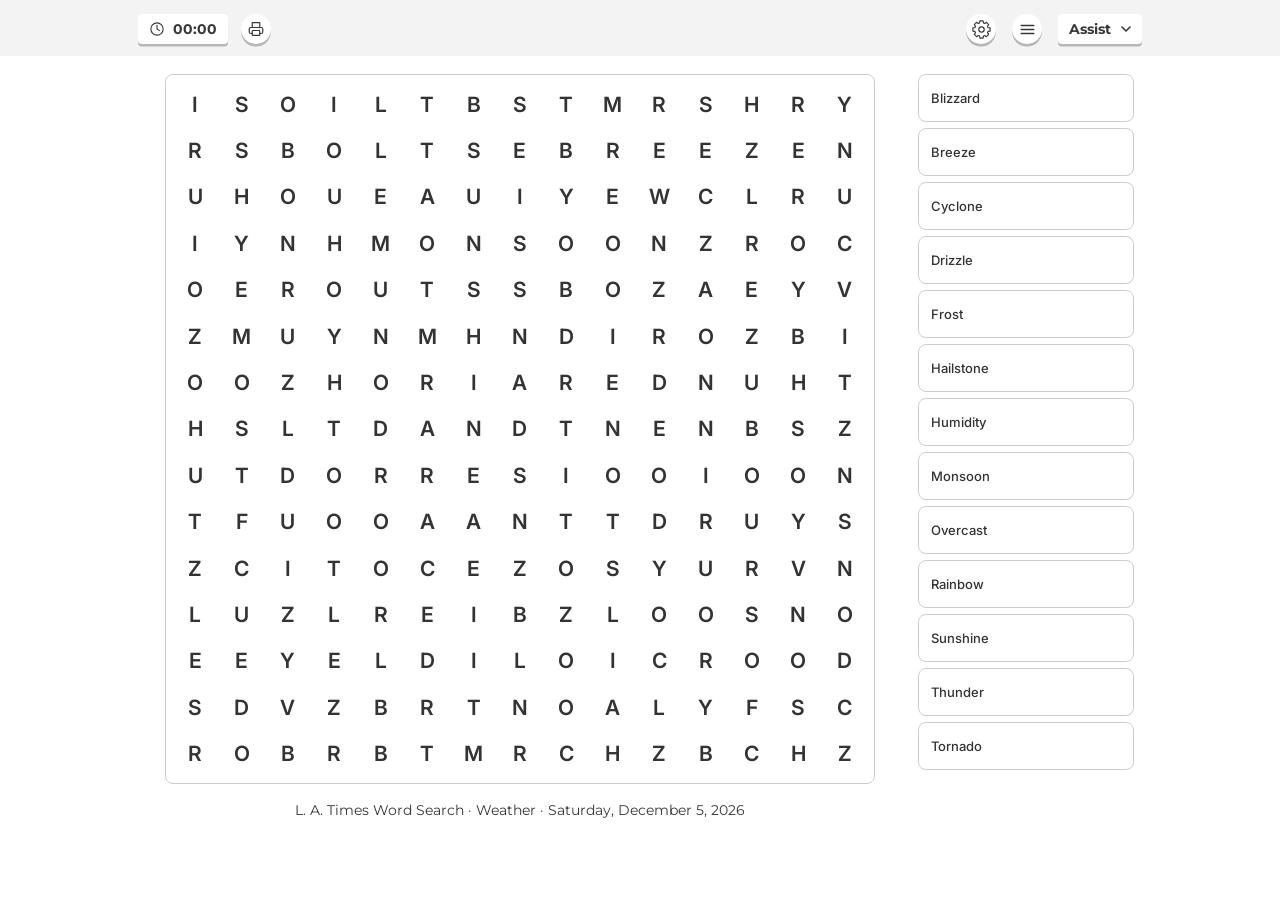
<file: wordsearch.html>
<!DOCTYPE html>
<html lang="en">
<head>
<meta charset="utf-8"/>
<!-- zoom deliberately enabled: blocking it is a WCAG failure and iOS ignores it anyway -->
<meta name="viewport" content="width=device-width, initial-scale=1, viewport-fit=cover"/>
<title>Word Search</title>
<link rel="preconnect" href="https://fonts.googleapis.com">
<link rel="preconnect" href="https://fonts.gstatic.com" crossorigin>
<link href="https://fonts.googleapis.com/css2?family=Montserrat:wght@400;500;600;700;900&family=Inter:wght@400;500;600;700&display=swap" rel="stylesheet">
<link rel="stylesheet" href="core.css">
<style>
  /* Word Search — measured off the "Grid 1" frame: a 644 card with a 400
     board 30 in from the left and a 180 word rail beside it. */
  #app{max-width:1040px}
  /* The frame gives the board 400 of a 644 card — about two thirds. Holding a
     small fixed cap instead left the board marooned in white space, so it now
     grows to whatever the column and the height allow. */
  .main{display:grid;grid-template-columns:1fr 220px;gap:20px;padding:18px 22px 10px;
        flex:1 1 auto;min-height:0}
  .gridwrap{min-width:0;display:flex;flex-direction:column;align-items:center;justify-content:flex-start}

  /* ---------- board ----------
     GridWrapper in the design is a 400 square with a #cccccc rule and r8, and
     the letters sit on nothing — there are no cell borders at all. */
  .board{position:relative;display:grid;width:min(100%,var(--board-max,460px));aspect-ratio:1;
         grid-template-columns:repeat(var(--w,15),1fr);grid-template-rows:repeat(var(--h,15),1fr);
         border:1px solid #cccccc;border-radius:8px;padding:6px;background:#fff;
         touch-action:none;user-select:none;-webkit-user-select:none}
  .wc{position:relative;z-index:2;display:flex;align-items:center;justify-content:center;
      font-family:'Inter',var(--font);font-weight:600;color:#333333;
      font-size:var(--wcf,15px);cursor:pointer;-webkit-tap-highlight-color:transparent}
  .wc.hinted{color:#9d00ff;font-weight:700}
  .wc.hinted::after{content:'';position:absolute;inset:12%;border-radius:50%;
        box-shadow:0 0 0 2px #ca78ff}

  /* Capsules live under the letters. The band is the same pale purple as a
     found word's card, so the letters underneath stay dark and readable —
     which is what the rendered design does, whatever the raw fill says. */
  .caps{position:absolute;inset:0;z-index:1;pointer-events:none}
  .cap{position:absolute;border-radius:999px;transform-origin:left center;
       background:#ebccff}
  /* a drag in progress is provisional, so it is outlined rather than filled */
  .cap.live{background:#f6e9ff;box-shadow:inset 0 0 0 1.5px #ca78ff}

  .caption{margin:16px auto 0;max-width:520px;text-align:center;font-size:14px;
           line-height:1.5;color:#373737}

  /* ---------- word rail ----------
     WordCard 180x34 on a 38 pitch, r8, white with a #cccccc rule. */
  /* Height comes from the board, set in JS: a grid row takes the height of
     its tallest item, so letting the list stretch made the LIST decide the
     row and it ran past the bottom of the grid. */
  .rail{display:flex;flex-direction:column;min-width:0;min-height:0;overflow:hidden}
  /* print lives in the toolbar on desktop and in the menu on mobile */
  @media(min-width:721px){ #mainMenu [data-mact="print"]{display:none} }
  @media(max-width:720px){ #printBtn{display:none} }
  /* Word Search's primary button is a pale purple pill, not the shared peach;
     scoped here so the crossword and sudoku keep theirs. */
  .btn.pri{background:#ebccff;color:#4a2060}
  .printopts .rdo{accent-color:#9d00ff}
  .printopts .rdo:checked{border-color:#9d00ff}
  .printopts .rdo:checked:after{background:#9d00ff}
  /* The list is as tall as the board beside it, so the cards share that
     height instead of stacking at a fixed 34 and leaving the bottom third of
     the rail empty. They stop growing at 48 — past that a short word in a
     tall box stops reading as a list — and fall back to 34 and a scrollbar
     when a puzzle carries more words than the height can hold. */
  .wlist{flex:1 1 auto;display:flex;flex-direction:column;gap:6px;overflow-y:auto;
         min-height:0;padding-right:4px}
  .wlist::-webkit-scrollbar{width:4px}
  .wlist::-webkit-scrollbar-thumb{background:#e9ecee;border-radius:27px}
  .wcard{display:flex;align-items:center;flex:1 1 auto;min-height:34px;max-height:48px;
         padding:8px 12px;border-radius:8px;
         border:1px solid #cccccc;background:#fff;cursor:pointer;text-align:left;
         font-family:'Inter',var(--font);font-size:13px;font-weight:500;color:#333333;
         transition:border-color .12s,background .12s}
  .wcard:hover{border-color:#ca78ff}
  /* the card the reader is chasing: a purple rule, drawn as border + inset so
     the row does not shift by a pixel when it is selected */
  .wcard.sel{border-color:#ca78ff;box-shadow:inset 0 0 0 1px #ca78ff}
  /* found: filled pale purple, the rule disappearing into the fill. The text
     is NOT struck through — the green tick is what marks it done. */
  .wcard.found{background:#ebccff;border-color:#ebccff;cursor:default}
  .wtx{flex:1;min-width:0}
  .wtick{width:16px;height:16px;flex:none;border-radius:18px;background:#1cb238;
         display:none;align-items:center;justify-content:center;margin-left:8px}
  .wcard.found .wtick{display:flex}
  .wtick svg{width:10px;height:10px;color:#fff}

  /* ---------- mobile ----------
     The design has no mobile frame, so this is the same arrangement the other
     games use: board first, list below, both full width. */
  @media(max-width:720px){
    .main{grid-template-columns:1fr;gap:14px;padding:14px 12px 0;align-content:start;flex:0 0 auto}
    .board{--board-max:min(100vw - 28px, 52vh)}
    /* Stacked under the board: three columns, wrapping, with a lone last
       card centred — which is flex-wrap, not a grid, where a single item
       would sit in the first column instead. The rail is content-sized and
       only the list scrolls. */
    .rail{max-height:none;overflow:visible}
    /* flex-direction MUST be reset: the desktop list is a column, and
       wrapping a column makes new columns — the cards took a third of the
       HEIGHT each and marched off the right-hand edge. */
    .wlist{flex:0 0 auto;max-height:34vh;display:flex;flex-direction:row;flex-wrap:wrap;
           justify-content:center;align-content:flex-start;gap:8px;
           overflow-y:auto;padding-bottom:6px;
           overscroll-behavior:contain;-webkit-overflow-scrolling:touch}
    .wcard{flex:0 0 calc((100% - 16px)/3);max-height:none;min-height:44px;
           padding:8px 10px;line-height:1.25}
    /* the frame drops the caption on mobile — the board needs the height */
    .caption{display:none}
  }
  @media(min-width:721px){ .board{--board-max:calc(100vh - 190px)} }

  /* ---------- print ----------
     Three modes, as How To Play promises: empty, with found words, solution. */
  @media print{
    .topbar,.rail,.overlay,#toast{display:none !important}
    .main{display:block;padding:0}
    .board{--board-max:none;width:6.2in;margin:0 auto;border-color:#000}
    .wc{font-size:var(--print-font,13px);color:#000}
    .cap{background:none !important;box-shadow:inset 0 0 0 1.5px #000}
    #printWords{display:block !important;margin:14px auto 0;max-width:6.2in;
                columns:3;font-size:12px;line-height:1.7;color:#000}
  }
  #printWords{display:none}
</style>
</head>
<body>
<div id="app">

  <div class="main">
    <div class="gridwrap">
      <div class="board" id="board"><div class="caps" id="caps"></div></div>
      <div class="caption" id="caption"></div>
      <ul id="printWords"></ul>
    </div>

    <!-- the frame has no heading over the list: it starts level with the
         board's first row, and the theme is named in the caption instead -->
    <div class="rail">
      <div class="wlist" id="wlist"></div>
    </div>
  </div>

  <!-- Settings — the frame lists two switches and nothing else -->
  <div class="overlay" id="settingsOverlay"><div class="modal" role="dialog" aria-modal="true" aria-labelledby="dlgH-set">
    <div class="mhead"><h2 id="dlgH-set">Settings</h2>
      <button class="mclose" type="button" data-close aria-label="Close"><svg width="24" height="24" aria-hidden="true"><use href="icons.svg#i-close"/></svg></button></div>
    <div class="mbody">
      <div class="sgroup">
        <div class="srow"><div class="lab"><b>Show timer</b><span>Shows the timer while playing this puzzle</span></div>
          <label class="sw"><input type="checkbox" id="optTimerShown" checked/><i></i></label></div>
        <div class="srow"><div class="lab"><b>Sound</b><span>Control puzzle audio (if available) and multiplayer sounds</span></div>
          <label class="sw"><input type="checkbox" id="optSound" checked/><i></i></label></div>
      </div>
    </div>
    <div class="mbtns"><button class="btn pri" type="button" id="applySettings">Apply</button></div>
  </div></div>

  <!-- How to play — both design pages, in their own words -->
  <div class="overlay" id="howtoOverlay"><div class="modal" role="dialog" aria-modal="true" aria-labelledby="dlgH-howto">
    <div class="mhead"><h2 id="dlgH-howto">How to play</h2>
      <button class="mclose" type="button" data-close aria-label="Close"><svg width="24" height="24" aria-hidden="true"><use href="icons.svg#i-close"/></svg></button></div>
    <div class="mbody">
      <p>The objective of this game is to find all the listed words hidden in the grid. To mark words you have found, tap or click the first letter of the word, drag until the last letter and release. Words can run horizontally, vertically or diagonally and may go forward or backward. A useful strategy to find a word is to look for its first letter and then look in all eight possible directions.</p>
      <p><b>Save</b></p>
      <p>Your progress will automatically be saved every 10 seconds. Additionally, you can tap Save from the navigation menu at any time.</p>
      <p><b>Hint</b></p>
      <p>Use the Hint option under Assist at the top of the puzzle to show the first letter of a word that is not yet found. To find a specific word, click or tap on the word first and then click on Hint.</p>
      <p><b>Reveal</b></p>
      <p>If you are stuck, use the Reveal option under Assist at the top of the puzzle to see all the answers.</p>
      <p><b>Start again</b></p>
      <p>Use the Start again option to reset the entire grid. The empty grid will be displayed and the clock will be set back to zero.</p>
      <p><b>Print</b></p>
      <p>Use the Print menu to print the empty puzzle, the grid with found words, or the solution grid.</p>
      <p><b>Timer</b></p>
      <p>The timer can be turned on or off. Click on Settings to find the switch.</p>
      <p><b>Sound</b></p>
      <p>You can turn off game sounds via the Settings menu if you&rsquo;d rather not have sound while solving the puzzle.</p>
    </div>
  </div></div>

  <!-- Support -->
  <div class="overlay" id="supportOverlay"><div class="modal" role="dialog" aria-modal="true" aria-labelledby="dlgH-support">
    <div class="mhead"><h2 id="dlgH-support">Support</h2>
      <button class="mclose" type="button" data-close aria-label="Close"><svg width="24" height="24" aria-hidden="true"><use href="icons.svg#i-close"/></svg></button></div>
    <div class="mbody">
      <p>This player is powered by GameLab</p>
      <div class="soft">
        <p>Please include the following in your message:</p>
        <p><b>Ticket number: <span id="ticketNo">&mdash;</span></b></p>
        <p>Device type</p><p>Device orientation</p><p>Screenshot (if possible)</p>
      </div>
      <hr/>
      <p id="copyrightLine">&copy; 2026 Tribune Content Agency, LLC</p>
    </div>
  </div></div>

  <!-- Print -->
  <div class="overlay" id="printOverlay"><div class="modal" role="dialog" aria-modal="true" aria-labelledby="dlgH-print">
    <div class="mhead"><h2 id="dlgH-print">Print</h2>
      <button class="mclose" type="button" data-close aria-label="Close"><svg width="24" height="24" aria-hidden="true"><use href="icons.svg#i-close"/></svg></button></div>
    <div class="mbody">
      <!-- the frame offers two, not three: a blank grid or the solution -->
      <div class="printopts" role="radiogroup" aria-label="What to print">
        <label><input type="radio" class="rdo sm" name="pmode" value="blank" checked/> Blank Puzzle</label>
        <label><input type="radio" class="rdo sm" name="pmode" value="solution"/> Solution</label>
      </div>
      <p><b>To fit this puzzle onto one page, try adjusting its font size:</b></p>
      <div class="fontstep">
        <button type="button" id="fsDown" aria-label="Smaller letters"><svg width="18" height="18" aria-hidden="true"><use href="icons.svg#i-minus"/></svg></button>
        <div class="prev" id="fsPrev">Lorem ipsum dolor sit amet</div>
        <button type="button" id="fsUp" aria-label="Larger letters"><svg width="18" height="18" aria-hidden="true"><use href="icons.svg#i-plus"/></svg></button>
      </div>
      <div class="notebox"><svg width="24" height="24" aria-hidden="true"><use href="icons.svg#i-info"/></svg>
        <p><b>Please note:</b> Grid lines may not display properly in the print preview in some browsers, but they will print correctly.</p>
      </div>
    </div>
    <div class="mbtns"><button class="btn pri" type="button" id="doPrint">Print</button></div>
  </div></div>

  <!-- Congratulations -->
  <div class="overlay" id="winOverlay"><div class="modal" role="dialog" aria-modal="true" aria-labelledby="dlgH-win">
    <div class="mhead"><h2 id="dlgH-win">Congratulations!</h2>
      <button class="mclose" type="button" data-close aria-label="Close"><svg width="24" height="24" aria-hidden="true"><use href="icons.svg#i-close"/></svg></button></div>
    <div class="mbody center">
      <div class="winicon"><svg width="34" height="34" aria-hidden="true"><use href="icons.svg#i-confetti"/></svg></div>
      <p>You completed this puzzle. Keep playing!</p>
      <div class="winstats">
        <div><span class="wl">Score</span><b id="winPct">100%</b></div>
        <div><span class="wl">Time</span><b id="winTime">&mdash;</b></div>
      </div>
    </div>
    <div class="mbtns"><button class="btn pri" type="button" id="winShare">Share</button></div>
    <p class="winnext">Discover Your New Challenge</p>
    <!-- the frame promotes another game with a real card, not a link -->
    <div class="promo" id="promo"></div>
  </div></div>

  <!-- shared confirm/notice -->
  <div class="overlay" id="dialogOverlay"><div class="modal" role="dialog" aria-modal="true" aria-labelledby="dlgTitle">
    <div class="mhead"><h2 id="dlgTitle">&mdash;</h2>
      <button class="mclose" type="button" data-close aria-label="Close"><svg width="24" height="24" aria-hidden="true"><use href="icons.svg#i-close"/></svg></button></div>
    <div class="mbody center"><p id="dlgBody">&mdash;</p></div>
    <div class="mbtns">
      <button class="btn sec" type="button" id="dlgClose">Close</button>
      <button class="btn pri" type="button" id="dlgOk">Ok</button>
    </div>
  </div></div>

  <div id="menuScrim"></div>
  <div id="toast" role="status" aria-live="polite"></div>
  <div id="live" class="sr-only" role="status" aria-live="polite"></div>
</div>

<style>
  /* Congratulations stats, as the other games draw them */
  .winstats{display:flex;justify-content:center;gap:56px;margin:18px 0 4px}
  .winstats div{display:flex;flex-direction:column;gap:2px}
  .winstats .wl{font-size:14px;font-weight:400;color:var(--ink)}
  .winstats b{font-size:28px;font-weight:700;color:var(--ink)}
  .winicon{display:flex;justify-content:center;margin:2px 0 -2px}
  /* Score and Time are divided by a rule in the frame */
  .winstats > div + div{border-left:1px solid var(--panel-line);padding-left:56px}
  .winstats{gap:0}
  .winstats > div{padding:0 28px}
  .winnext{margin:12px 0 10px;text-align:center;font-size:14px;font-weight:700;color:var(--ink)}
  .promo{width:min(196px,100%);margin:0 auto 4px;border-radius:12px;overflow:hidden;
         background:#fff;border:1px solid #e8e8e8}
  .promo .pthumb{height:86px;display:flex;align-items:center;justify-content:center}
  .promo .pthumb svg{width:44px;height:44px}
  .promo .pbody{padding:10px 12px 12px;text-align:left}
  .promo h3{margin:0 0 3px;font-size:15px;font-weight:700;color:var(--ink)}
  .promo p{margin:0 0 9px;font-size:12px;font-weight:400;color:#6b6b6b;line-height:1.35}
  .promo .pgo{display:flex;align-items:center;justify-content:center;height:32px;width:100%;
        border-radius:20px;border:1.5px solid var(--ink);background:#fff;cursor:pointer;
        font-family:var(--font);font-size:13px;font-weight:700;color:var(--ink)}
</style>

<!-- games.js first: core.js reads window.GAMES to resolve the roster entry -->
<script src="games.js"></script>
<script src="core.js"></script>
<script src="wordsearch-engine.js"></script>
<script>
(async function(){
  'use strict';
  const $=XW.$;
  (function(){
    const want=new URLSearchParams(location.search).get('game')||'wordsearch';
    const g=window.GAMES&&window.GAMES[want];
    XW.gameId=(g&&g.live&&g.player==='wordsearch.html')?want:'wordsearch';
  })();
  const G=(window.GAMES&&window.GAMES[XW.gameId])||{};
  const GEN=G.generated||{};

  /* ---------- which puzzle ----------
     HYBRID. An authored puzzle wins; a date with none is generated. The index
     is consulted first because only it knows whether today was authored, and
     a future date is refused either way. */
  const params=new URLSearchParams(location.search);
  const today=WORDSEARCH.todayISO();
  const askedId=params.get('p')||'';
  const askedDate=WORDSEARCH.dateFromId(askedId)||today;
  const iso=(askedDate>today)?today:askedDate;
  const substituted=(askedDate>today)?askedDate:null;

  async function authoredFor(id,date){
    const base=window.apiBase?window.apiBase(G):'';
    const tryIndex=async url=>{
      try{
        const man=await (await fetch(url,{cache:'no-store'})).json();
        if(!Array.isArray(man.index))return null;
        /* match the id when one was asked for, otherwise the date */
        return man.index.find(r=>r.status!=='draft'&&(id?r.id===id:r.date===date))||null;
      }catch(e){ return null; }
    };
    let rec=null;
    if(base) rec=await tryIndex(base+'/api/index?game='+encodeURIComponent(XW.gameId));
    if(!rec&&G.manifest) rec=await tryIndex(G.manifest);
    if(!rec) return null;
    try{
      const raw=await (await fetch(rec.payloadUrl||rec.file,{cache:'no-store'})).json();
      const data=(raw&&typeof raw.data==='string')?JSON.parse(XW.b64dec(raw.data)):raw;
      return WORDSEARCH.fromPayload(data,rec);
    }catch(e){ return null; }
  }

  let P=null;
  try{ P=await authoredFor(askedId&&!/^wordsearch-\d{4}-\d{2}-\d{2}$/.test(askedId)?askedId:'',iso); }catch(e){}
  if(!P) P=WORDSEARCH.forDate(iso);

  const puzId=P.id;
  XW.puzzleId=puzId;
  document.title='Word Search — '+iso;
  const backToArchive=()=>XW.goArchive();

  const DOW=['Sunday','Monday','Tuesday','Wednesday','Thursday','Friday','Saturday'];
  const MON=['January','February','March','April','May','June','July','August','September','October','November','December'];
  (function(){
    const d=new Date(iso+'T00:00:00');
    const when=isNaN(d)?iso:(DOW[d.getDay()]+', '+MON[d.getMonth()]+' '+d.getDate()+', '+d.getFullYear());
    const by=[P.author?'by '+P.author:'',P.editor?'Ed. '+P.editor:''].filter(Boolean).join(' / ');
    $('#caption').textContent='L. A. Times '+(G.label||'Word Search')+
      (P.theme?' · '+P.theme:'')+' · '+when+(by?' · '+by:'');
  })();

  /* ---------- state ---------- */
  const Wd=P.W, Hd=P.H, CELLS=Wd*Hd;
  const found=new Set();          // letters-string of each found word
  const hinted=new Set();         // cell indexes given away by Hint
  let selWord=null;               // the card the reader is chasing
  let revealed=false, won=false;

  /* ---------- chrome ----------
     The frame's menu has five items and no Share submenu; Assist has Hint and
     Reveal. "Ask a friend" is in the frame too but needs the accounts half of
     the platform, so it is deliberately absent. */
  XW.mountToolbar($('#app'),{
    /* The mobile frame has no print button in the bar, so Print moves into
        the menu there. Both exist and each is hidden where the other serves:
        a CSS swap rather than two toolbars built at different widths. */
    left:['timer','print'],
    /* assistIcon is the mobile stand-in: core.css hides the Assist pill below
       720px, so without it Hint and Reveal are unreachable on a phone. */
    right:['settings','assistIcon','menu','assist'],
    assistItems:[['hint','Hint'],['reveal','Reveal']],
    menuItems:[['more','More puzzles'],['howto','How to play'],['save','Save'],
               ['print','Print'],['restart','Start again'],['support','Support']]
  });
  $('#app').insertBefore($('.topbar'),$('.main'));

  /* ---------- board ---------- */
  const board=$('#board'), caps=$('#caps');
  board.style.setProperty('--w',Wd); board.style.setProperty('--h',Hd);
  board.setAttribute('role','grid');
  board.setAttribute('aria-label','Letter grid, '+Hd+' by '+Wd);
  const cellEls=[];
  for(let r=0;r<Hd;r++){
    const row=document.createElement('div');
    row.setAttribute('role','row'); row.style.display='contents';
    for(let c=0;c<Wd;c++){
      const i=r*Wd+c;
      const el=document.createElement('div');
      el.className='wc'; el.dataset.i=i; el.dataset.r=r; el.dataset.c=c;
      el.setAttribute('role','gridcell'); el.tabIndex=-1;
      el.textContent=P.grid[i];
      el.setAttribute('aria-label','Row '+(r+1)+' column '+(c+1)+', '+P.grid[i]);
      row.appendChild(el); cellEls.push(el);
    }
    board.appendChild(row);
  }

  /* ---------- word list ---------- */
  const listEl=$('#wlist');
  const cardFor={};
  P.placed.slice().sort((a,b)=>a.text.localeCompare(b.text)).forEach(p=>{
    const b=document.createElement('button');
    b.type='button'; b.className='wcard';
    b.innerHTML='<span class="wtx"></span><span class="wtick">'+
      '<svg viewBox="0 0 12 12" aria-hidden="true"><path d="M2 6.5l2.5 2.5L10 3.5" fill="none" '+
      'stroke="currentColor" stroke-width="2" stroke-linecap="round" stroke-linejoin="round"/></svg></span>';
    b.querySelector('.wtx').textContent=p.text;
    b.onclick=()=>{ if(found.has(p.letters))return;
                    selWord=(selWord===p.letters)?null:p.letters; render(); };
    cardFor[p.letters]=b; listEl.appendChild(b);
  });

  /* ---------- capsules ----------
     One rounded band per found word, laid from the centre of the first cell to
     the centre of the last. The design draws these over the grid at full
     opacity, which in a static mockup hides the letters underneath; here the
     band sits under the letters and the covered letters turn white, so the
     picture matches while the word stays readable. */
  function capFor(p,cls){
    const rect=board.getBoundingClientRect();
    const pad=6;
    const cw=(rect.width-pad*2)/Wd, chh=(rect.height-pad*2)/Hd;
    const x0=pad+(p.col+.5)*cw, y0=pad+(p.row+.5)*chh;
    const x1=pad+(p.col+p.dc*(p.len-1)+.5)*cw, y1=pad+(p.row+p.dr*(p.len-1)+.5)*chh;
    const dx=x1-x0, dy=y1-y0;
    const len=Math.sqrt(dx*dx+dy*dy), th=Math.min(cw,chh)*.78;
    const el=document.createElement('div');
    el.className='cap'+(cls?' '+cls:'');
    el.style.left=x0+'px'; el.style.top=(y0-th/2)+'px';
    el.style.width=(len+th)+'px'; el.style.height=th+'px';
    el.style.transform='translateX('+(-th/2)+'px) rotate('+Math.atan2(dy,dx)+'rad)';
    el.style.transformOrigin=(th/2)+'px center';
    return el;
  }

  /* The list gets exactly the board's height to share out — but only where it
     sits BESIDE the board. Stacked under it on a phone, that cap pushed the
     list's box past the bottom of the viewport, so its last card could not be
     scrolled into view: the scroll area was off-screen, not short. */
  const wideLayout=()=>!window.matchMedia||window.matchMedia('(min-width:721px)').matches;
  function sizeRail(){
    sizeLetters();
    const rail=$('.rail');
    if(!wideLayout()){ rail.style.maxHeight=''; return; }
    const h=board.getBoundingClientRect().height;
    if(h) rail.style.maxHeight=Math.round(h)+'px';
  }

  /* A letter is sized by the square it sits in, not by the viewport. Off vw
     it collapsed to its 9px floor on a phone — a 23px cell with a 9px letter
     in it — because a phone's viewport is small however big the board is. */
  function sizeLetters(){
    const w=board.getBoundingClientRect().width;
    if(!w) return;
    const cell=(w-12)/Wd;                       /* 6px of padding each side */
    const px=Math.max(12,Math.min(21,Math.round(cell*0.66)));
    board.style.setProperty('--wcf',px+'px');
  }

  function render(){
    sizeRail();
    caps.innerHTML='';
    /* which cells a band covers, so a hint marker is not drawn under one */
    const covered=new Set();
    P.placed.forEach(p=>{
      if(!found.has(p.letters)&&!revealed)return;
      caps.appendChild(capFor(p));
      WORDSEARCH.cellsOf(p).forEach(([r,c])=>covered.add(r*Wd+c));
    });
    if(drag&&drag.cells) caps.appendChild(capFor(drag.pseudo,'live'));
    cellEls.forEach((el,i)=>{
      el.classList.toggle('hinted',hinted.has(i)&&!covered.has(i));
    });
    P.placed.forEach(p=>{
      const b=cardFor[p.letters]; if(!b)return;
      b.classList.toggle('found',found.has(p.letters)||revealed);
      b.classList.toggle('sel',selWord===p.letters&&!found.has(p.letters));
    });
    const left=P.placed.length-P.placed.filter(p=>found.has(p.letters)).length;
    XW.setChip('left',left+' left');
    save();
  }

  /* ---------- drag selection ----------
     Pointer events, captured on the board: a drag that starts on a letter must
     keep tracking even when the finger leaves the grid, or a word ending at
     the edge becomes impossible to select on a phone. */
  let drag=null;
  const cellFromPoint=(x,y)=>{
    const rect=board.getBoundingClientRect(), pad=6;
    const cw=(rect.width-pad*2)/Wd, chh=(rect.height-pad*2)/Hd;
    const c=Math.floor((x-rect.left-pad)/cw), r=Math.floor((y-rect.top-pad)/chh);
    if(r<0||r>=Hd||c<0||c>=Wd)return null;
    return [r,c];
  };
  /* snap the loose end to the nearest of the eight legal directions */
  const snap=(r0,c0,r1,c1)=>{
    const dr=r1-r0, dc=c1-c0;
    if(!dr&&!dc)return [r0,c0];
    const adr=Math.abs(dr), adc=Math.abs(dc);
    let sr,sc,n;
    if(adc>adr*2){ sr=0; sc=Math.sign(dc); n=adc; }
    else if(adr>adc*2){ sr=Math.sign(dr); sc=0; n=adr; }
    else { sr=Math.sign(dr); sc=Math.sign(dc); n=Math.round((adr+adc)/2); }
    n=Math.max(0,Math.min(n, sr&&sc ? Math.min(sr>0?Hd-1-r0:r0, sc>0?Wd-1-c0:c0)
                              : (sr? (sr>0?Hd-1-r0:r0) : (sc>0?Wd-1-c0:c0))));
    return [r0+sr*n, c0+sc*n];
  };
  const pseudoOf=(r0,c0,r1,c1)=>{
    const cells=WORDSEARCH.lineCells(r0,c0,r1,c1)||[[r0,c0]];
    const dr=Math.sign(r1-r0), dc=Math.sign(c1-c0);
    return {row:r0,col:c0,dr:dr,dc:dc,len:cells.length};
  };

  board.addEventListener('pointerdown',e=>{
    if(revealed||won)return;
    const at=cellFromPoint(e.clientX,e.clientY); if(!at)return;
    board.setPointerCapture(e.pointerId);
    drag={r0:at[0],c0:at[1],cells:1,pseudo:pseudoOf(at[0],at[1],at[0],at[1])};
    render(); e.preventDefault();
  });
  board.addEventListener('pointermove',e=>{
    if(!drag)return;
    const raw=cellFromPoint(e.clientX,e.clientY);
    const end=raw?snap(drag.r0,drag.c0,raw[0],raw[1]):[drag.r0,drag.c0];
    drag.pseudo=pseudoOf(drag.r0,drag.c0,end[0],end[1]);
    drag.r1=end[0]; drag.c1=end[1];
    render();
  });
  const endDrag=e=>{
    if(!drag)return;
    const d=drag; drag=null;
    if(d.r1!==undefined){
      const hit=WORDSEARCH.wordAt(P,d.r0,d.c0,d.r1,d.c1);
      if(hit&&!found.has(hit.letters)){
        found.add(hit.letters);
        if(selWord===hit.letters)selWord=null;
        XW.announce(hit.text+' found');
        XW.emit('assist_used',{action:'word_found',word:hit.text});
      }
    }
    render(); checkWin();
  };
  board.addEventListener('pointerup',endDrag);
  board.addEventListener('pointercancel',endDrag);

  /* ---------- assist ---------- */
  function doHint(){
    const pool=P.placed.filter(p=>!found.has(p.letters));
    if(!pool.length){ XW.toast('Everything is found'); return; }
    const p=pool.find(x=>x.letters===selWord)||pool[0];
    hinted.add(p.row*Wd+p.col);
    selWord=p.letters;
    XW.emit('assist_used',{action:'hint'});
    XW.announce('The first letter of '+p.text+' is at row '+(p.row+1)+', column '+(p.col+1));
    render();
  }
  function doReveal(){
    XW.dialog('Reveal all answers','Are you sure you want to reveal all the answers?',()=>{
      revealed=true;
      XW.emit('assist_used',{action:'reveal_grid'});
      render();
      /* Reveal ends the puzzle, so it ends it properly — the same way sudoku's
         Reveal grid does. Without this the game just went quiet. */
      finish();
    },{ok:'Ok',cancel:'Close'});
  }

  /* ---------- win ---------- */
  /* One ending for both routes. Score is the share the reader found for
     themselves, so a revealed puzzle does not claim 100% — it is the same
     percentage the archive shows against a part-done puzzle. */
  function finish(){
    if(won)return;
    won=true; XW.timer.stop();
    const pct=P.placed.length?Math.round(found.size/P.placed.length*100):0;
    $('#winPct').textContent=pct+'%';
    $('#winTime').textContent=XW.fmtTime(XW.timer.secs);
    XW.openOverlay('winOverlay');
    XW.emit('game_complete',{puzzleId:puzId,seconds:XW.timer.secs,percent:pct,revealed:revealed});
    XW.announce(revealed?('Answers revealed. '+pct+' per cent found.')
                        :('Solved in '+XW.fmtTime(XW.timer.secs)+'.'));
    save();
  }
  function checkWin(){
    if(won||revealed)return;
    if(P.placed.some(p=>!found.has(p.letters)))return;
    finish();
  }
  /* "Discover Your New Challenge": a card for another live game, chosen by
     the date so it is stable for everyone on a given day. The roster supplies
     the label, blurb, art and colour, so this file names no game itself. */
  (function(){
    const ids=Object.keys(window.GAMES||{}).filter(k=>{
      const g=window.GAMES[k]; return g&&g.live&&!g.hidden&&k!==XW.gameId; });
    if(!ids.length)return;
    let h=0; for(let i=0;i<iso.length;i++) h=(Math.imul(h,31)+iso.charCodeAt(i))>>>0;
    const pid=ids[h%ids.length], pg=window.GAMES[pid];
    const box=$('#promo');
    const thumb=document.createElement('div');
    thumb.className='pthumb';
    thumb.style.background=pg.tint||'var(--band)';
    if(pg.tintInk) thumb.style.color=pg.tintInk;
    thumb.innerHTML=pg.art||'';
    const body=document.createElement('div'); body.className='pbody';
    const h3=document.createElement('h3'); h3.textContent=pg.label;
    const bl=document.createElement('p'); bl.textContent=pg.blurb||'';
    const go=document.createElement('button');
    go.type='button'; go.className='pgo'; go.textContent='Play';
    go.onclick=()=>XW.navigate({gameId:pid});
    body.appendChild(h3); body.appendChild(bl); body.appendChild(go);
    box.appendChild(thumb); box.appendChild(body);
  })();
  $('#winShare').onclick=()=>{
    XW.share('copy',XW.shareUrl(),XW.shareText('Word Search'));
    XW.emit('share_clicked',{target:'copy'});
  };

  /* ---------- persistence ---------- */
  function save(){
    XW.storage.save(puzId,{
      found:[...found], hinted:[...hinted], revealed:revealed,
      elapsed:XW.timer.secs, completed:won,
      filled:found.size, total:P.placed.length
    });
  }
  function load(){
    const st=XW.storage.load(puzId); if(!st)return;
    (st.found||[]).forEach(w=>found.add(w));
    (st.hinted||[]).forEach(i=>hinted.add(i));
    revealed=!!st.revealed; won=!!st.completed;
    XW.timer.secs=st.elapsed||0;
  }
  load();

  /* ---------- wiring ---------- */
  XW.wireChrome({
    title:()=>'Word Search',
    assist:act=>{
      if(act==='hint')return doHint();
      if(act==='reveal')return doReveal();
    },
    menu:act=>{
      if(act==='more')return backToArchive();
      if(act==='howto')return XW.openOverlay('howtoOverlay');
      if(act==='support')return XW.openOverlay('supportOverlay');
      if(act==='print')return XW.openOverlay('printOverlay');
      if(act==='save'){ save(); XW.dialog('Save','Your puzzle progress is saved.'); return; }
      if(act==='restart'){
        XW.dialog('Start Again','Are you sure you want to restart the puzzle?',()=>{
          found.clear(); hinted.clear(); selWord=null; revealed=false; won=false;
          XW.timer.reset(); XW.timer.stopped=false;
          $('#timerPill').classList.remove('paused');
          render();
        },{ok:'Start again',cancel:'Cancel'});
      }
    }
  });

  /* core.js stores the confirm action but leaves the buttons to the game */
  $('#dlgClose').onclick=()=>XW.closeOverlay($('#dialogOverlay'));
  $('#dlgOk').onclick=()=>{
    const a=XW.dlgAction; XW.closeOverlay($('#dialogOverlay')); if(a)a();
  };

  $('#settingsBtn').onclick=()=>XW.openOverlay('settingsOverlay');
  $('#applySettings').onclick=()=>{
    $('#timerPill').classList.toggle('collapsed',!$('#optTimerShown').checked);
    XW.closeOverlay($('#settingsOverlay'));
  };

  /* clicking the timer hides or shows it, as in the crossword -- it never
     pauses it, so the time is never struck through. Settings stays in step. */
  $('#timerPill').addEventListener('click',()=>{
    const tp=$('#timerPill'), hide=!tp.classList.contains('collapsed');
    tp.classList.toggle('collapsed',hide); $('#optTimerShown').checked=!hide;
    XW.announce(hide?'Timer hidden':'Timer shown');
  });

  $('#printBtn').onclick=()=>XW.openOverlay('printOverlay');
  /* the stepper sets the printed letter size, as the crossword's does */
  let printFont=13;
  const paintFs=()=>{ $('#fsPrev').style.fontSize=printFont+'px';
                      document.documentElement.style.setProperty('--print-font',printFont+'px'); };
  $('#fsDown').onclick=()=>{ printFont=Math.max(7,printFont-1); paintFs(); };
  $('#fsUp').onclick=()=>{ printFont=Math.min(22,printFont+1); paintFs(); };
  paintFs();

  $('#doPrint').onclick=()=>{
    const mode=document.querySelector('[name="pmode"]:checked').value;
    const keepFound=[...found], keepRevealed=revealed;
    if(mode==='blank'){ found.clear(); revealed=false; }
    if(mode==='solution'){ revealed=true; }
    const pw=$('#printWords');
    pw.innerHTML='';
    P.placed.slice().sort((a,b)=>a.text.localeCompare(b.text)).forEach(p=>{
      const li=document.createElement('li'); li.textContent=p.text; pw.appendChild(li);
    });
    render();
    XW.closeOverlay($('#printOverlay'));
    window.print();
    found.clear(); keepFound.forEach(w=>found.add(w)); revealed=keepRevealed;
    render();
  };

  $('#ticketNo').textContent=(function(){
    let h=0; for(let i=0;i<puzId.length;i++) h=(Math.imul(h,31)+puzId.charCodeAt(i))>>>0;
    const hex=n=>((n>>>0).toString(16)).slice(-7).padStart(7,'0');
    return 'lat-'+hex(h)+'-'+hex(h^0x9e3779b9);
  })();
  $('#copyrightLine').textContent='© '+new Date().getFullYear()+' Tribune Content Agency, LLC';

  /* "saved automatically every 10 seconds", as How To Play promises */
  setInterval(save,10000);
  XW.timer.onTick=s=>{ $('#timer').textContent=XW.fmtTime(s); };
  XW.timer.start(XW.timer.secs);
  if(won||revealed)XW.timer.stop();
  XW.emit('game_start',{puzzleId:puzId});
  render();
  addEventListener('resize',render);
  if(substituted) setTimeout(()=>XW.toast('“'+substituted+'” is not available yet — showing today'),400);
})();
</script>
</body>
</html>
</file>
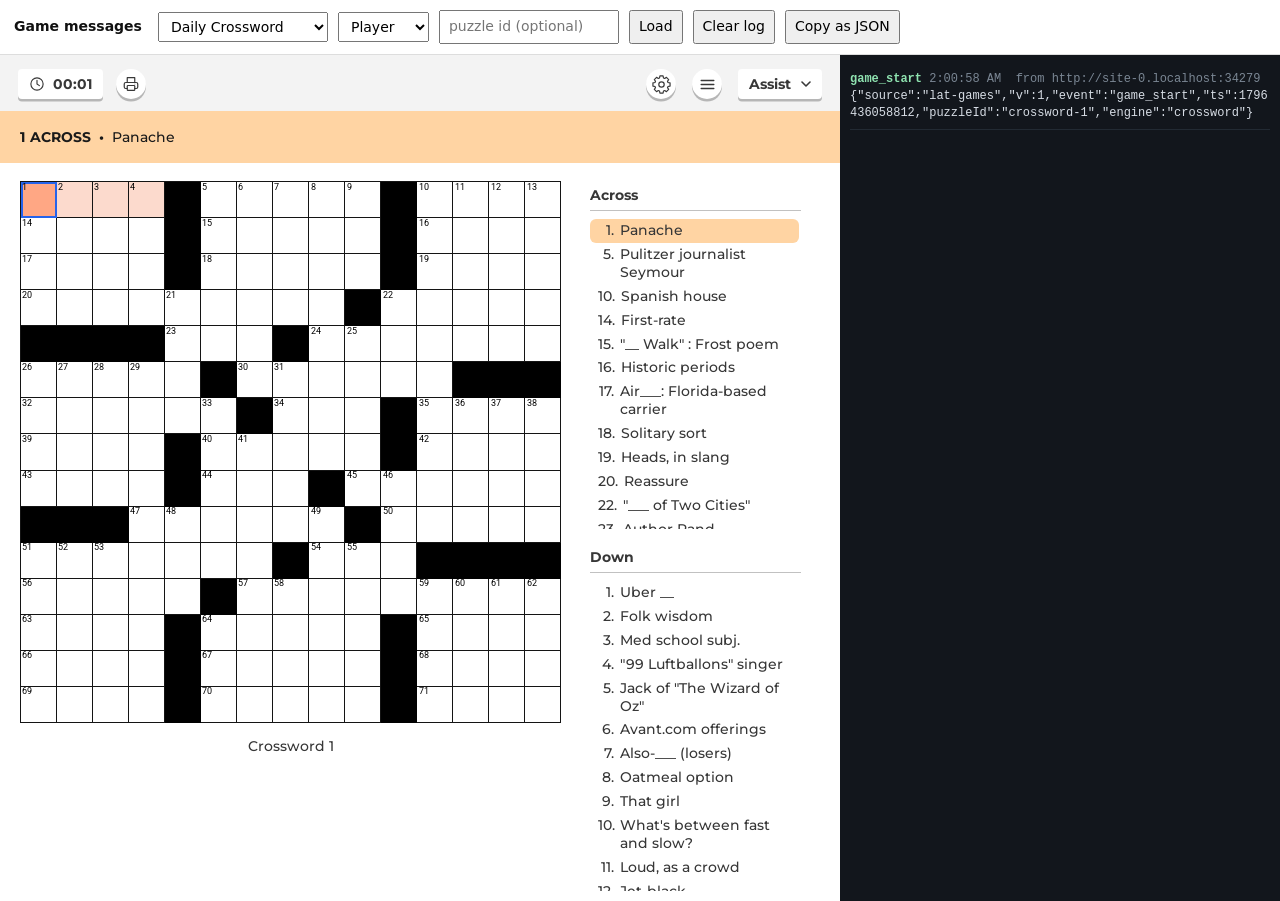
<file: tools/events.html>
<!DOCTYPE html>
<html lang="en">
<head>
<meta charset="utf-8"/>
<meta name="viewport" content="width=device-width, initial-scale=1"/>
<meta name="robots" content="noindex"/>
<title>Game messages</title>
<script src="../games.js"></script>
<style>
  /* A stand-in host page that frames one game and lists every message the
     game posts to it, as latimes.com would receive them. Unlike play.html it
     never follows a "navigate" message, so a whole session stays on one log. */
  body{margin:0;font:14px/1.4 system-ui,sans-serif;background:#f4f4f4;color:#111}
  header{display:flex;gap:10px;align-items:center;padding:10px 14px;background:#fff;border-bottom:1px solid #ddd;flex-wrap:wrap}
  header b{margin-right:6px}
  select,input,button{font:inherit;padding:5px 8px}
  main{display:grid;grid-template-columns:minmax(360px,1fr) minmax(320px,440px);height:calc(100vh - 54px)}
  iframe{width:100%;height:100%;border:none;background:#fff}
  #log{overflow:auto;padding:10px;font:12px/1.45 ui-monospace,Consolas,monospace;background:#12161c;color:#d7dde5}
  #log div{padding:6px 0;border-bottom:1px solid #222a33;white-space:pre-wrap;word-break:break-all}
  #log .ev{color:#8fe3b0;font-weight:700}
  #log .nav{color:#ffc56b}
  @media(max-width:760px){ main{grid-template-columns:1fr;grid-template-rows:60vh 1fr} }
</style>
</head>
<body>
<header>
  <b>Game messages</b>
  <select id="game"></select>
  <select id="view"><option value="puzzle">Player</option><option value="archive">Archive</option></select>
  <input id="pid" placeholder="puzzle id (optional)" size="18"/>
  <button id="go" type="button">Load</button>
  <button id="clear" type="button">Clear log</button>
  <button id="copy" type="button">Copy as JSON</button>
</header>
<main>
  <iframe id="frame" allow="web-share; fullscreen" title="Game"></iframe>
  <div id="log"></div>
</main>
<script>
const $ = s => document.querySelector(s);
const q = new URLSearchParams(location.search);
window.messages = [];

Object.entries(window.GAMES).forEach(([id, g]) => {
  if (g.hidden) return;
  const o = document.createElement('option'); o.value = id; o.textContent = g.label; $('#game').appendChild(o);
});
$('#game').value = q.get('game') || 'crossword';
$('#view').value = q.get('view') || 'puzzle';
$('#pid').value = q.get('p') || '';

function load() {
  const g = window.GAMES[$('#game').value], id = $('#game').value, p = $('#pid').value.trim();
  const page = $('#view').value === 'archive' && g.archive ? g.archive : g.player;
  $('#frame').src = '../' + page + '?game=' + encodeURIComponent(id) + (p ? '&p=' + encodeURIComponent(p) : '') +
                    '&canonical=' + encodeURIComponent(location.href);
}

addEventListener('message', e => {
  const d = e.data;
  if (!d || d.source !== 'lat-games') return;
  window.messages.push(d);
  const row = document.createElement('div');
  const t = new Date(d.ts).toLocaleTimeString();
  row.innerHTML = '<span class="ev"></span> <span style="color:#7b8794"></span>\n<span></span>';
  row.children[0].textContent = d.event;
  if (d.event === 'navigate') row.children[0].className = 'ev nav';
  row.children[1].textContent = t + '  from ' + e.origin;
  row.children[2].textContent = JSON.stringify(d);
  $('#log').appendChild(row); $('#log').scrollTop = 1e9;
});

$('#go').onclick = load;
$('#clear').onclick = () => { window.messages = []; $('#log').innerHTML = ''; };
$('#copy').onclick = () => navigator.clipboard.writeText(JSON.stringify(window.messages, null, 2));
load();
</script>
</body>
</html>
</file>
<file: core.css>
/* ============================================================================
   core.css — shared chrome for every game in the platform.
   Owns: design tokens, app shell, toolbar, menus, modal shell, buttons,
   settings controls, on-screen keyboard, toast, accessibility utilities.
   A game stylesheet should only contain its own board/engine styles.
   Figma node ids are quoted against the rules they implement.
   ========================================================================= */

:root{
  --ink:#373737; --ink2:#383838; --ink3:#1a1a1a;
  --band:#ffd4a3; --word:#fcdacd; --active:#ffa784;
  --line:#c1c1c1; --grid:#141414; --block:#000000; --wrong:#e0483f;
  --done:#b3b3b3;
  --scrim:rgba(0,0,0,.45);
  --panel:#f3f3f3;
  --panel-line:#a4a4a4;
  --ink-soft:#454a5f;
  --panel-radius:10px;
  --menu-radius:6px;
  --sw-on:#2563eb;            /* Primary/Blue/600 */
  --sw-off:#d2d5da;           /* Primary/Gray/300 */
  --note-bg:#e4f2fe;
  --focus:#2563eb;
  --ok:#00a15c; --ok-bg:#c9f0dc; --ok-ink:#0a6b41;   /* completed */
  --btn-shadow:0 2.549px 0 rgba(0,0,0,.25);
  --app-max:880px;
  --sudoku-blue:#00a8f0;      /* Sudoku's card + difficulty screen (378:42284) */
  --font:'Montserrat',-apple-system,BlinkMacSystemFont,'Segoe UI',Roboto,Arial,sans-serif;
  --font-key:'Inter',var(--font);
}

*{box-sizing:border-box}
/* The toolbar sits on its own faint band, edge to edge. It cannot simply be a
   background on .topbar: that element lives inside #app, which is narrower than
   the frame and clips with overflow:hidden, so the band would stop short of
   both sides. Painting it on the page and on #app with the same top-anchored
   gradient makes it span the full width — --bar-h is measured in core.js, and
   the fallback covers the moment before that runs. */
html,body{margin:0;padding:0;height:100%;height:100dvh;font-family:var(--font);color:var(--ink);
  background:linear-gradient(180deg,var(--bar-bg,#f3f3f3) 0,var(--bar-bg,#f3f3f3) var(--bar-h,60px),#fff var(--bar-h,60px)) no-repeat}

/* Figma card is 644 wide; we keep its proportions and scale up to --app-max */
#app{position:relative;width:100%;max-width:var(--app-max);margin:0 auto;height:100%;
     background:linear-gradient(180deg,var(--bar-bg,#f3f3f3) 0,var(--bar-bg,#f3f3f3) var(--bar-h,60px),#fff var(--bar-h,60px)) no-repeat;
     overflow:hidden;display:flex;flex-direction:column}

/* A paused timer has to look paused, or a reader who clicked it once assumes
   the clock is still running. */
.pill.paused{opacity:.55}
.pill.paused #timer{text-decoration:line-through}

/* ---------- toolbar (177:6683 / 223:23516) ----------
   The bar sits on its own faint band rather than on the page white, which is
   how the Sudoku frames draw it and now the norm for every game. */
.topbar{display:flex;align-items:center;justify-content:space-between;padding:14px 18px 12px;flex:none;
        background:transparent}
.tb-side{display:flex;align-items:center;gap:13px}
.tb-side.right{gap:16px}
.pill{height:30px;display:flex;align-items:center;gap:8px;padding:0 11px;background:#fff;border:none;
      border-radius:4px;box-shadow:var(--btn-shadow);font-family:var(--font);font-weight:700;
      font-size:14px;color:var(--ink2);cursor:pointer;white-space:nowrap}
.circle{width:30px;height:30px;border-radius:50%;background:#fff;border:none;box-shadow:var(--btn-shadow);
        display:flex;align-items:center;justify-content:center;cursor:pointer;color:var(--ink2);padding:0}
.pill:active,.circle:active{transform:translateY(1px);box-shadow:0 1px 0 rgba(0,0,0,.25)}
.pill svg,.circle svg{display:block}
.caret{margin-left:2px}
.assistwrap,.menuwrap{position:relative}
#timerPill.collapsed{gap:0;padding:0 7px}
#timerPill.collapsed #timer{display:none}

/* ---------- active clue bar (223:37557) ---------- */
.cluebar{background:var(--band);padding:15px 20px;font-size:14px;color:var(--ink3);
         min-height:52px;display:flex;align-items:center;line-height:1.2;flex:none}
.cluebar .cnum,.cluebar .cdir{font-weight:700}
.cluebar .cdir{margin-left:5px}
.cluebar .csep{margin:0 8px;font-weight:700}
.cluebar .ctxt{font-weight:500}
.cluebar .cbtext{flex:1 0 0;min-width:0;overflow:hidden;text-overflow:ellipsis;white-space:nowrap}
/* clue stepper — flanks the bar so entries can be walked in order */
.clueNav{display:none;width:28px;height:28px;flex:none;padding:0;background:none;border:none;
         color:var(--ink3);cursor:pointer;align-items:center;justify-content:center;border-radius:50%}
.clueNav:active{background:rgba(0,0,0,.08)}
.clueNav#cluePrev svg{transform:scaleX(-1)}

/* ---------- dropdown panels (177:6994 assist / 177:7287 menu) ---------- */
.menu,.mmenu{position:absolute;top:calc(100% + 4px);right:0;width:169px;background:var(--panel);
             border:1px solid var(--panel-line);border-radius:var(--menu-radius);
             padding:10px 20px;display:none;flex-direction:column;gap:5px}
.menu{z-index:40}
.mmenu{z-index:50}
.menu.open,.mmenu.open{display:flex}
.menu button,.mmenu > button{display:flex;align-items:center;width:100%;height:30px;text-align:left;
  background:none;border:none;border-bottom:1px solid var(--panel-line);padding:5px 10px 5px 0;
  font-family:var(--font);font-size:16px;font-weight:600;color:var(--ink);cursor:pointer;white-space:nowrap}
.mmenu > button{justify-content:space-between}
.menu button:last-child,.mmenu > button:last-child{border-bottom:none}
.mmenu > button.hasChev{padding-right:5px}
.mmenu .chev{color:var(--ink);display:flex;align-items:center}

/* share submenu (177:7595) — sibling of .mmenu so hiding the menu cannot hide it */
.sharemenu{position:absolute;top:179px;left:calc(100% - 1px);width:101px;background:var(--panel);
           border:1px solid var(--panel-line);border-radius:var(--menu-radius);padding:10px 20px;
           display:none;flex-direction:column;gap:5px;z-index:51}
.sharemenu.open{display:flex}
.sharemenu button{width:61px;padding:5px 0;background:none;border:none;
                  border-bottom:1px solid var(--panel-line);display:flex;align-items:center;
                  justify-content:center;color:var(--ink);cursor:pointer}
.sharemenu button:last-child{border-bottom:none}

/* menu scrim — clue bar down only, so the toolbar stays live (177:7286) */
.menuscrim{position:absolute;left:0;right:0;bottom:0;background:var(--scrim);display:none;z-index:45}
.menuscrim.open{display:block}

/* ---------- modal shell (177:7886 / 8183 / 8475 / 8768) ---------- */
.overlay{position:absolute;inset:0;background:var(--scrim);display:none;align-items:center;
         justify-content:center;z-index:60;padding:20px}
.overlay.open{display:flex}
.modal{background:var(--panel);border-radius:var(--panel-radius);width:min(564px,100%);max-height:100%;
       overflow:auto;padding:24px 20px;display:flex;flex-direction:column;align-items:center;gap:22px}
.mhead{position:relative;width:100%;display:flex;align-items:flex-start;justify-content:center}
.modal h2{margin:0;font-weight:900;font-size:18px;color:var(--ink);text-align:center;line-height:normal}
.mclose{position:absolute;right:0;top:0;width:24px;height:24px;padding:0;background:none;border:none;
        color:var(--ink);cursor:pointer;display:flex;align-items:center;justify-content:center}
.mbody{width:100%;display:flex;flex-direction:column;gap:10px;font-size:14px;font-weight:400;
       color:var(--ink);line-height:normal}
.mbody p{margin:0}
.mbody b,.mbody strong{font-weight:700}
.mbody .soft{color:var(--ink-soft)}
.mbody ul{margin:0;padding-left:21px}
.mbody hr{width:100%;height:0;margin:0;border:none;border-top:1px solid var(--panel-line)}
.mbody.center{text-align:center}
.mbtns{display:flex;gap:4px;justify-content:center;width:100%}
.btn{height:35px;padding:5px 30px;border-radius:4px;border:none;font-family:var(--font);font-weight:700;
     font-size:12px;color:var(--ink);display:flex;align-items:center;justify-content:center;
     cursor:pointer;white-space:nowrap}
.btn.sec{background:#fff;border:1px solid var(--panel-line)}
.btn.pri{background:var(--band);width:95px;padding:5px 0}
.btn.pri.wide{width:auto;padding:5px 30px}

/* ---------- settings controls (213:15044) ---------- */
.sgroup{display:flex;flex-direction:column;gap:10px;width:100%}
.srow{display:flex;align-items:center;justify-content:space-between;width:100%;gap:12px}
.srow .lab{width:298px;font-size:14px;color:var(--ink);line-height:normal}
.srow .lab b{display:block;font-weight:700}
.srow .lab span{display:block;font-weight:400}
.sw{position:relative;width:36px;height:20px;flex:none}
.sw input{position:absolute;opacity:0;width:0;height:0}
.sw i{display:block;position:absolute;inset:0;background:var(--sw-off);border-radius:100px;
      transition:.2s;cursor:pointer}
.sw i:before{content:"";position:absolute;width:16px;height:16px;left:2px;top:2px;background:#fff;
             border-radius:100px;box-shadow:0 2px 4px rgba(39,39,39,.1);transition:.2s}
.sw input:checked + i{background:var(--sw-on)}
.sw input:checked + i:before{transform:translateX(16px)}
.optg{display:flex;flex-direction:column;gap:9px;width:329px}
.optg > b{font-weight:700;font-size:14px;color:var(--ink)}
.optg label{display:flex;gap:9px;align-items:flex-start;font-size:14px;font-weight:400;
            color:var(--ink);cursor:pointer}
.cbx{appearance:none;-webkit-appearance:none;width:20px;height:20px;flex:none;margin:0;border-radius:4px;
     border:1.5px solid var(--panel-line);background:#fff;position:relative;cursor:pointer}
.cbx:checked{background:var(--sw-on);border-color:var(--sw-on)}
.cbx:checked:after{content:"";position:absolute;left:6.5px;top:2.5px;width:5px;height:10px;
                   border:solid #fff;border-width:0 2px 2px 0;transform:rotate(45deg)}
.rdo{appearance:none;-webkit-appearance:none;width:15px;height:15px;flex:none;margin:1px 0 0;
     border-radius:50%;border:1.5px solid var(--ink);background:#fff;position:relative;cursor:pointer}
.rdo:checked:after{content:"";position:absolute;inset:2.5px;border-radius:50%;background:var(--ink)}
.rdo.sm{width:12px;height:12px;margin:0}
.rdo.sm:checked:after{inset:2px}

/* ---------- print dialog (213:14706) ---------- */
.printopts{display:flex;gap:13px;align-items:center;flex-wrap:wrap}
.printopts label{display:flex;gap:8px;align-items:center;font-size:14px;font-weight:400;
                 cursor:pointer;white-space:nowrap}
.fontstep{display:flex;align-items:center;width:100%}
.fontstep button{width:51px;height:51px;flex:none;border:1px solid #b7b7b7;background:#fff;
                 color:var(--ink);display:flex;align-items:center;justify-content:center;cursor:pointer}
.fontstep button:first-child{border-radius:10px 0 0 10px}
.fontstep button:last-child{border-radius:0 10px 10px 0}
.fontstep .prev{flex:1;height:51px;border:1px solid #b7b7b7;border-left:none;border-right:none;
                display:flex;align-items:center;justify-content:center;font-size:14px;font-weight:400;
                color:var(--ink);overflow:hidden;white-space:nowrap}
.inkrow{display:flex;gap:33px;align-items:center}
.mini3{width:72px;height:72px;flex:none;display:grid;grid-template-columns:repeat(3,24px);
       grid-template-rows:repeat(3,24px)}
.mini3 span{border:1px solid #18181b}
.mini3 span.k{background:#18181b}
.inkslider{width:220px;height:24px;accent-color:var(--ink)}
.notebox{display:flex;gap:20px;align-items:center;background:var(--note-bg);border-radius:10px;
         padding:10px 20px;width:100%;font-size:14px;line-height:normal}
.notebox svg{flex:none;color:var(--ink)}

/* ---------- win screen (221:15569) ---------- */
.congrats{display:flex;flex-direction:column;gap:5px;align-items:center;width:100%}
.stats{display:flex;gap:20px;align-items:center;justify-content:center;width:100%}
.stat{width:79px;display:flex;flex-direction:column;align-items:center;text-align:center;
      color:var(--ink);line-height:normal}
.stat span{font-size:14px;font-weight:400}
.stat b{font-size:28px;font-weight:700}
.statdiv{width:1px;height:52px;background:var(--panel-line);flex:none}

/* ---------- on-screen keyboard (223:23785) ---------- */
#keyboard{display:none}
.kbrow{display:flex;gap:6px;width:100%;justify-content:center}
.kbrow.r2{padding:0 16px}
.kbkey{flex:1 1 0;max-width:32px;height:42px;background:#fff;border:none;border-radius:5px;
       box-shadow:0 1px 0 rgba(0,0,0,.15);font-family:var(--font-key);font-size:18px;font-weight:500;
       color:#000;display:flex;align-items:center;justify-content:center;cursor:pointer;padding:0;
       -webkit-tap-highlight-color:transparent}
.kbkey.sp{max-width:48px;background:#a3aab2;font-size:14px;font-weight:600}
.kbkey:active{filter:brightness(.92)}

/* ---------- feedback ---------- */
.toast{position:absolute;left:50%;bottom:26px;transform:translateX(-50%) translateY(20px);
       background:#222;color:#fff;padding:10px 18px;border-radius:8px;font-size:14px;font-weight:500;
       opacity:0;pointer-events:none;transition:.25s;z-index:80}
.toast.show{opacity:1;transform:translateX(-50%) translateY(0)}

/* ---------- accessibility ---------- */
.sr-only{position:absolute;width:1px;height:1px;padding:0;margin:-1px;overflow:hidden;
         clip:rect(0 0 0 0);white-space:nowrap;border:0}
.mobonly{display:none}
.deskonly{display:flex}
:focus-visible{outline:2px solid var(--focus);outline-offset:2px}
.cell:focus{outline:none}
.cell:focus-visible{outline:2px solid var(--focus);outline-offset:-2px;z-index:3}
@media(prefers-reduced-motion:reduce){
  *,*::before,*::after{animation-duration:.01ms !important;transition-duration:.01ms !important}
}

/* ============================ MOBILE ====================================== */
@media(max-width:720px){
  #app{margin:0;border-radius:0;max-width:none;height:100%;overflow:hidden}
  .topbar{height:56px;padding:13px 16px}
  .cluebar{min-height:41px;padding:12px 16px;align-items:flex-start}
  /* The clue is the puzzle — it must never be truncated. It wraps instead, and
     the grid gives up the height (the dock is measured, see sizeCells).
     The "18 ACROSS •" prefix is dropped: the number is already on the grid, and
     on a phone it was consuming the width that caused the cut-off. Screen
     readers still get the full "18 Across: …" from the live region. */
  .cluebar{align-items:center;gap:8px}
  .cluebar .cbtext{white-space:normal;overflow:visible;text-overflow:clip}
  .cluebar .cnum,.cluebar .cdir,.cluebar .csep{display:none}
  .cluebar .ctxt{font-weight:700;white-space:normal;overflow:visible;line-height:1.3}
  .clueNav{display:flex}
  .mobonly{display:flex}
  /* the other half of only:'desktop' -- without it the class showed on
     phones as well, and a desktop control sat beside its mobile stand-in */
  .deskonly{display:none}
  /* display:contents so dropdowns anchor to #app, and so hiding the Assist pill
     cannot hide the menu that lives inside its wrapper */
  .assistwrap,.menuwrap{display:contents}
  #assistBtn{display:none}
  /* dropdowns are full-width panels under the toolbar (223:19983 / 223:22476) */
  .menu,.mmenu,.sharemenu{top:56px;left:0;right:0;width:auto;margin:0;border-radius:0;
    border-left:none;border-right:none;padding:10px 20px;gap:10px}
  .menu button,.mmenu > button{height:30px;font-size:16px}
  .sharemenu{z-index:52}
  .sharemenu button{width:100%;height:34px;padding:5px 0}
  .mmenu.sharing{display:none}
  #keyboard{background:#d1d5db;width:100%;flex:none;display:flex;flex-direction:column;
            gap:8px;padding:10px 6px 20px}
  .kbrow{flex:none}
  .overlay{padding:16px}
  .modal{width:100%;max-height:calc(100% - 32px)}
  .srow .lab{width:auto;flex:1}
  .optg{width:100%}
  .printopts{flex-direction:column;align-items:flex-start;gap:9px}
  .inkrow{gap:16px}
  .inkslider{width:auto;flex:1}
}
</file>
